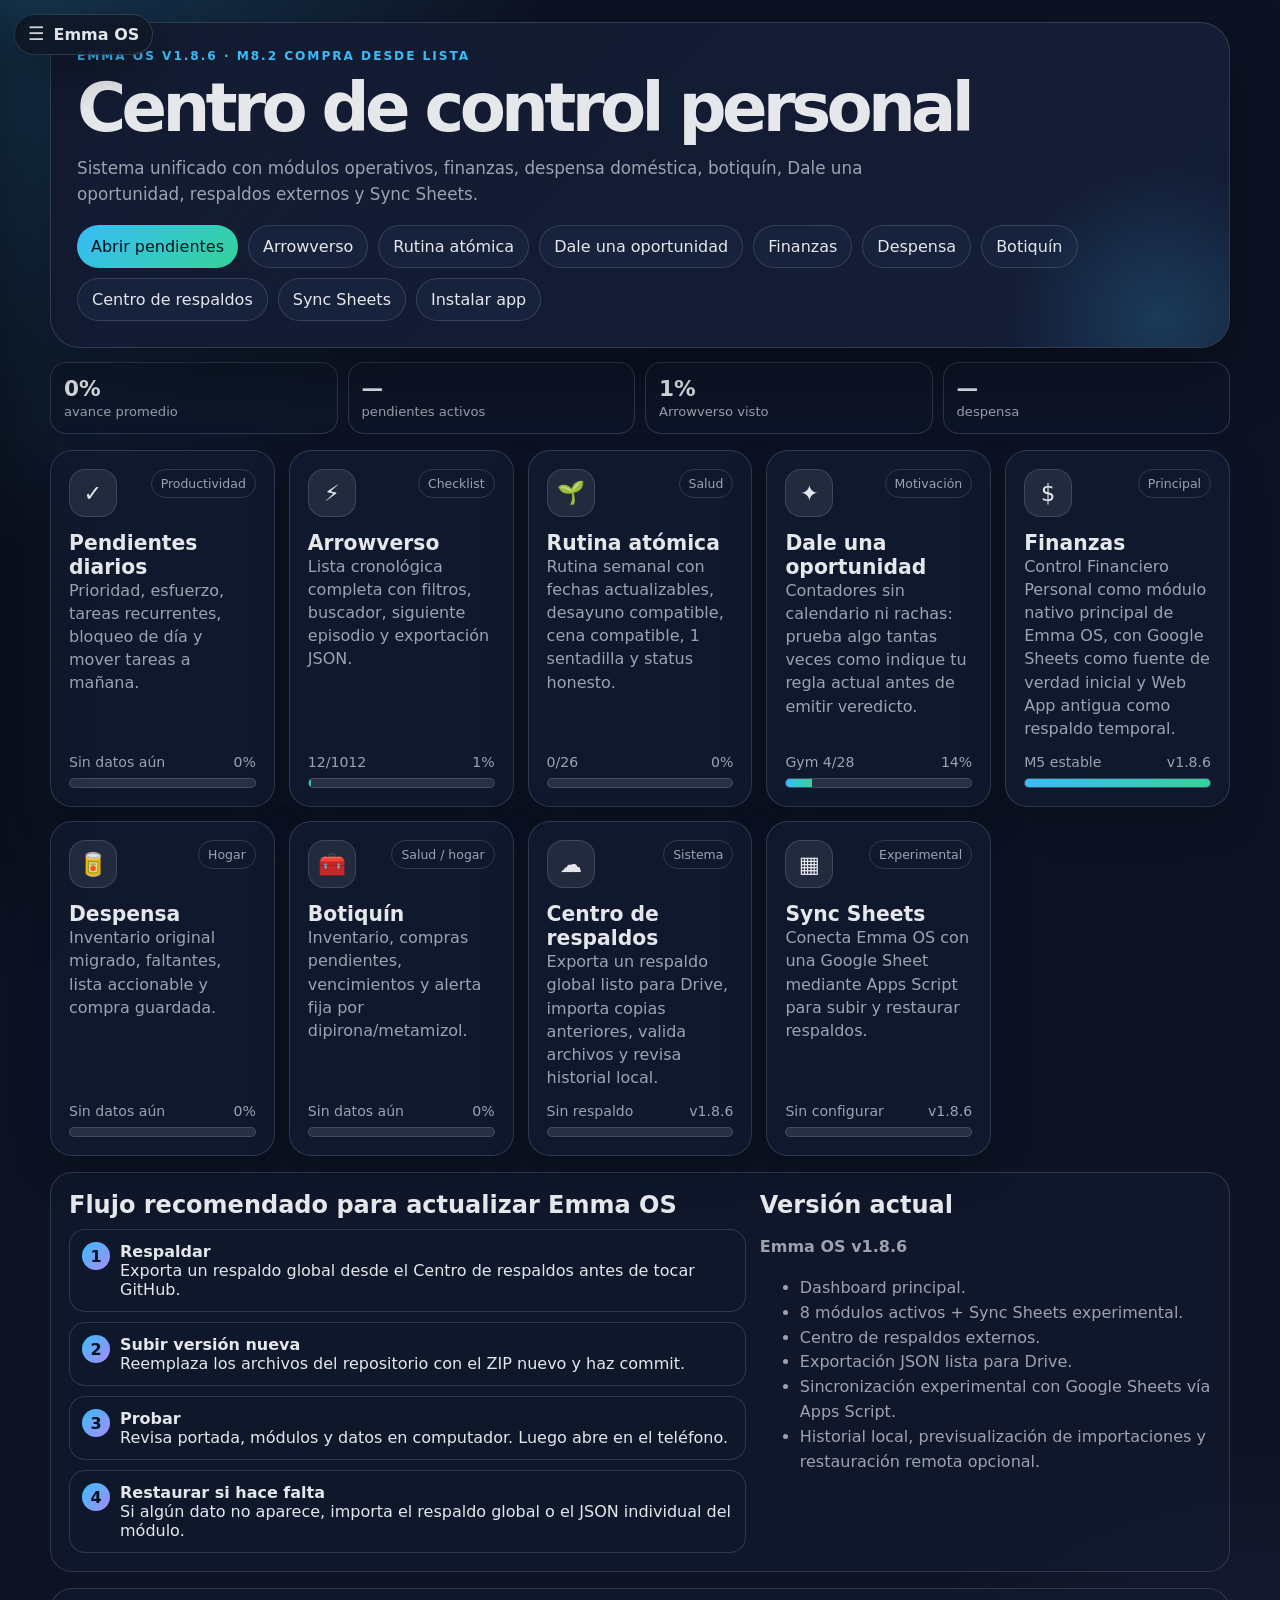
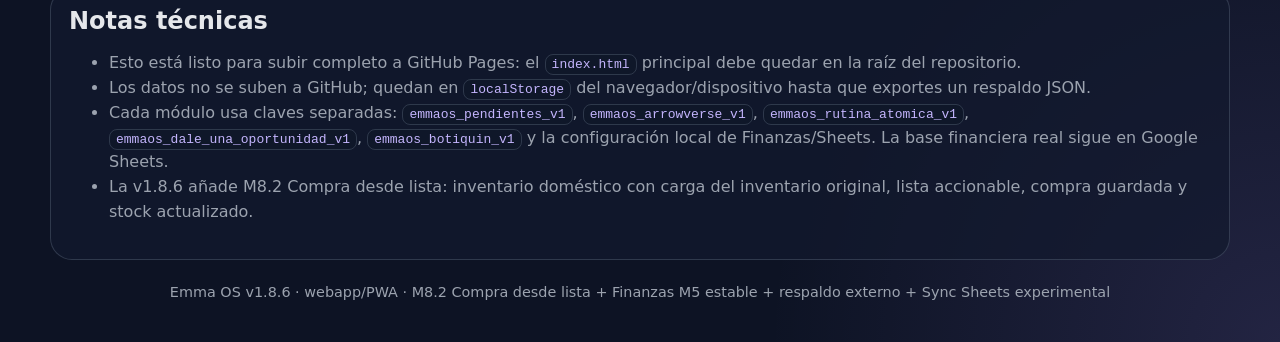
<file: index.html>
<!doctype html>
<!-- Emma OS v1.8.6 · M8.2 Compra desde lista · 2026-09-05 · OpenAI/ChatGPT (GPT-5.5 Thinking) -->
<html lang="es">
<head>
<meta charset="utf-8" />
<meta name="viewport" content="width=device-width, initial-scale=1" />
<title>Emma OS v1.8.6</title>
<link rel="manifest" href="manifest.webmanifest">
<meta name="theme-color" content="#111827">
<meta name="mobile-web-app-capable" content="yes">
<meta name="apple-mobile-web-app-capable" content="yes">
<meta name="apple-mobile-web-app-title" content="Emma OS">
<meta name="apple-mobile-web-app-status-bar-style" content="black-translucent">
<link rel="icon" type="image/png" sizes="192x192" href="icons/icon-192.png">
<link rel="apple-touch-icon" href="icons/icon-192.png">
<style>
:root{--bg:#0d1324;--panel:#121a2f;--panel2:#17223d;--card:#0f172a;--text:#e5e7eb;--muted:#9ca3af;--line:rgba(148,163,184,.24);--accent:#38bdf8;--good:#34d399;--warn:#fbbf24;--violet:#a78bfa;--rose:#fb7185;--shadow:0 24px 70px rgba(0,0,0,.36);--radius:22px}
*{box-sizing:border-box}body{margin:0;min-height:100vh;font-family:Inter,ui-sans-serif,system-ui,-apple-system,BlinkMacSystemFont,"Segoe UI",sans-serif;background:radial-gradient(circle at top left,rgba(56,189,248,.22),transparent 34rem),radial-gradient(circle at bottom right,rgba(167,139,250,.12),transparent 32rem),var(--bg);color:var(--text)}a{color:inherit}.wrap{width:min(100% - 28px,1180px);margin:0 auto;padding:22px 0 42px}.hero{background:linear-gradient(135deg,rgba(18,26,47,.96),rgba(23,34,61,.78));border:1px solid var(--line);border-radius:30px;padding:26px;box-shadow:var(--shadow);position:relative;overflow:hidden}.hero:after{content:"";position:absolute;inset:auto -80px -120px auto;width:300px;height:300px;background:radial-gradient(circle,rgba(56,189,248,.18),transparent 70%)}.eyebrow{color:var(--accent);font-weight:850;text-transform:uppercase;letter-spacing:.16em;font-size:.76rem}h1{margin:.35rem 0 .5rem;font-size:clamp(2rem,7vw,4.2rem);letter-spacing:-.07em}.subtitle{max-width:860px;color:var(--muted);font-size:1.05rem;line-height:1.55;margin:0}.hero-actions{display:flex;gap:10px;flex-wrap:wrap;margin-top:18px}.btn{display:inline-flex;align-items:center;gap:8px;text-decoration:none;border:1px solid var(--line);background:var(--panel2);color:var(--text);border-radius:999px;padding:11px 14px;font-weight:850;cursor:pointer;font:inherit}.btn.primary{background:linear-gradient(135deg,var(--accent),var(--good));color:#04111e;border:0}.btn:hover{filter:brightness(1.12)}.grid{display:grid;grid-template-columns:repeat(4,minmax(0,1fr));gap:14px;margin-top:16px}.module{display:flex;flex-direction:column;gap:14px;text-decoration:none;background:rgba(18,26,47,.88);border:1px solid var(--line);border-radius:var(--radius);padding:18px;box-shadow:0 14px 40px rgba(0,0,0,.24);min-height:245px}.module:hover{transform:translateY(-2px);filter:brightness(1.06)}.module .top{display:flex;justify-content:space-between;gap:12px}.icon{width:48px;height:48px;border-radius:16px;display:grid;place-items:center;font-size:1.4rem;background:rgba(255,255,255,.08);border:1px solid var(--line)}.tag{height:max-content;font-size:.78rem;color:var(--muted);border:1px solid var(--line);border-radius:999px;padding:6px 9px}.module h2{margin:0;font-size:1.27rem}.module p{color:var(--muted);margin:0;line-height:1.45}.meter{margin-top:auto}.meter-row{display:flex;justify-content:space-between;color:var(--muted);font-size:.88rem;margin-bottom:8px}.bar{height:10px;background:rgba(148,163,184,.18);border:1px solid var(--line);border-radius:999px;overflow:hidden}.bar span{display:block;height:100%;width:0;background:linear-gradient(90deg,var(--accent),var(--good));transition:.25s}.panel{margin-top:16px;background:rgba(18,26,47,.72);border:1px solid var(--line);border-radius:var(--radius);padding:18px}.panel h2{margin:0 0 8px}.panel p,.panel li{color:var(--muted);line-height:1.55}.panel code{background:rgba(15,23,42,.88);border:1px solid var(--line);border-radius:8px;padding:2px 6px;color:#c4b5fd}.mini{display:grid;grid-template-columns:repeat(4,minmax(0,1fr));gap:10px;margin-top:14px}.stat{background:rgba(15,23,42,.74);border:1px solid var(--line);border-radius:16px;padding:13px}.stat strong{display:block;font-size:1.35rem}.stat span{color:var(--muted);font-size:.82rem}.split{display:grid;grid-template-columns:1.2fr .8fr;gap:14px}.timeline{display:grid;gap:10px;margin-top:10px}.step{display:flex;gap:10px;align-items:flex-start;background:rgba(15,23,42,.48);border:1px solid var(--line);border-radius:16px;padding:12px}.dot{width:28px;height:28px;border-radius:999px;display:grid;place-items:center;flex:0 0 auto;background:linear-gradient(135deg,var(--accent),var(--violet));color:#06111f;font-weight:900}footer{color:var(--muted);text-align:center;margin-top:24px;font-size:.9rem}@media(max-width:1080px){.grid{grid-template-columns:repeat(2,minmax(0,1fr))}}@media(max-width:900px){.grid,.mini,.split{grid-template-columns:1fr}.hero{padding:22px}.module{min-height:auto}}
</style>
<link rel="stylesheet" href="emma-theme.css">
<script src="emma-shell.js" data-base="./" data-current="inicio" data-version="v1.8.6" defer></script>
</head>
<body class="emma-home">
<header class="emma-system-bar" role="banner">
  <a class="emma-system-brand" href="index.html" aria-label="Emma OS inicio"><span class="emma-mark">E</span><span><b>Emma OS</b><small>v1.8.6 · estándar visual</small></span></a>
  <nav class="emma-system-nav" aria-label="Navegación principal Emma OS"><a href="index.html" class="active">Inicio</a><a href="apps/pendientes/">Pendientes</a><a href="apps/arrowverse/">Arrowverso</a><a href="apps/rutina-atomica/">Rutina</a><a href="apps/dale-una-oportunidad/">Oportunidad</a><a href="apps/finanzas/">Finanzas</a><a href="apps/despensa/">Despensa</a><a href="apps/botiquin/">Botiquín</a><a href="apps/respaldo/">Respaldos</a></nav>
</header>
<div class="wrap">
  <section class="hero">
    <div class="eyebrow">Emma OS v1.8.6 · M8.2 Compra desde lista</div>
    <h1>Centro de control personal</h1>
    <p class="subtitle">Sistema unificado con módulos operativos, finanzas, despensa doméstica, botiquín, Dale una oportunidad, respaldos externos y Sync Sheets.</p>
    <div class="hero-actions">
      <a class="btn primary" href="apps/pendientes/">Abrir pendientes</a>
      <a class="btn" href="apps/arrowverse/">Arrowverso</a>
      <a class="btn" href="apps/rutina-atomica/">Rutina atómica</a>
      <a class="btn" href="apps/dale-una-oportunidad/">Dale una oportunidad</a>
      <a class="btn" href="apps/finanzas/">Finanzas</a>
      <a class="btn" href="apps/despensa/">Despensa</a>
      <a class="btn" href="apps/botiquin/">Botiquín</a>
      <a class="btn" href="apps/respaldo/">Centro de respaldos</a>
      <a class="btn" href="apps/sheets-sync/">Sync Sheets</a>
      <button class="btn" id="installBtn" type="button">Instalar app</button>
    </div>
  </section>

  <section class="mini" id="globalStats">
    <div class="stat"><strong id="totalProgress">0%</strong><span>avance promedio</span></div>
    <div class="stat"><strong id="pendingToday">—</strong><span>pendientes activos</span></div>
    <div class="stat"><strong id="arrowProgress">—</strong><span>Arrowverso visto</span></div>
    <div class="stat"><strong id="despensaStatus">—</strong><span>despensa</span></div>
  </section>

  <section class="grid">
    <a class="module" href="apps/pendientes/"><div class="top"><div class="icon">✓</div><span class="tag">Productividad</span></div><div><h2>Pendientes diarios</h2><p>Prioridad, esfuerzo, tareas recurrentes, bloqueo de día y mover tareas a mañana.</p></div><div class="meter"><div class="meter-row"><span id="pendSummary">Sin datos aún</span><span id="pendPct">0%</span></div><div class="bar"><span id="pendBar"></span></div></div></a>
    <a class="module" href="apps/arrowverse/"><div class="top"><div class="icon">⚡</div><span class="tag">Checklist</span></div><div><h2>Arrowverso</h2><p>Lista cronológica completa con filtros, buscador, siguiente episodio y exportación JSON.</p></div><div class="meter"><div class="meter-row"><span id="arrowSummary">0/1012</span><span id="arrowPct">0%</span></div><div class="bar"><span id="arrowBar"></span></div></div></a>
    <a class="module" href="apps/rutina-atomica/"><div class="top"><div class="icon">🌱</div><span class="tag">Salud</span></div><div><h2>Rutina atómica</h2><p>Rutina semanal con fechas actualizables, desayuno compatible, cena compatible, 1 sentadilla y status honesto.</p></div><div class="meter"><div class="meter-row"><span id="routineSummary">0/26</span><span id="routinePct">0%</span></div><div class="bar"><span id="routineBar"></span></div></div></a>
    <a class="module" href="apps/dale-una-oportunidad/"><div class="top"><div class="icon">✦</div><span class="tag">Motivación</span></div><div><h2>Dale una oportunidad</h2><p>Contadores sin calendario ni rachas: prueba algo tantas veces como indique tu regla actual antes de emitir veredicto.</p></div><div class="meter"><div class="meter-row"><span id="opportunitySummary">Gym 4/28</span><span id="opportunityPct">14%</span></div><div class="bar"><span id="opportunityBar" style="width:14%"></span></div></div></a>

    <a class="module" href="apps/finanzas/"><div class="top"><div class="icon">$</div><span class="tag">Principal</span></div><div><h2>Finanzas</h2><p>Control Financiero Personal como módulo nativo principal de Emma OS, con Google Sheets como fuente de verdad inicial y Web App antigua como respaldo temporal.</p></div><div class="meter"><div class="meter-row"><span id="financeSummary">M5 estable</span><span id="financePct">v1.8.6</span></div><div class="bar"><span id="financeBar" style="width:100%"></span></div></div></a>
    <a class="module" href="apps/despensa/"><div class="top"><div class="icon">🥫</div><span class="tag">Hogar</span></div><div><h2>Despensa</h2><p>Inventario original migrado, faltantes, lista accionable y compra guardada.</p></div><div class="meter"><div class="meter-row"><span id="despensaSummary">Sin datos aún</span><span id="despensaPct">0%</span></div><div class="bar"><span id="despensaBar"></span></div></div></a>
    <a class="module" href="apps/botiquin/"><div class="top"><div class="icon">🧰</div><span class="tag">Salud / hogar</span></div><div><h2>Botiquín</h2><p>Inventario, compras pendientes, vencimientos y alerta fija por dipirona/metamizol.</p></div><div class="meter"><div class="meter-row"><span id="botiquinSummary">Sin datos aún</span><span id="botiquinPct">0%</span></div><div class="bar"><span id="botiquinBar"></span></div></div></a>
    <a class="module" href="apps/respaldo/"><div class="top"><div class="icon">☁</div><span class="tag">Sistema</span></div><div><h2>Centro de respaldos</h2><p>Exporta un respaldo global listo para Drive, importa copias anteriores, valida archivos y revisa historial local.</p></div><div class="meter"><div class="meter-row"><span id="backupSummary">Sin respaldo</span><span id="backupPct">v1.8.6</span></div><div class="bar"><span id="backupBar"></span></div></div></a>
    <a class="module" href="apps/sheets-sync/"><div class="top"><div class="icon">▦</div><span class="tag">Experimental</span></div><div><h2>Sync Sheets</h2><p>Conecta Emma OS con una Google Sheet mediante Apps Script para subir y restaurar respaldos.</p></div><div class="meter"><div class="meter-row"><span id="sheetsSummary">Sin configurar</span><span id="sheetsPct">v1.8.6</span></div><div class="bar"><span id="sheetsBar"></span></div></div></a>
  </section>

  <section class="panel split">
    <div>
      <h2>Flujo recomendado para actualizar Emma OS</h2>
      <div class="timeline">
        <div class="step"><div class="dot">1</div><div><strong>Respaldar</strong><br><span>Exporta un respaldo global desde el Centro de respaldos antes de tocar GitHub.</span></div></div>
        <div class="step"><div class="dot">2</div><div><strong>Subir versión nueva</strong><br><span>Reemplaza los archivos del repositorio con el ZIP nuevo y haz commit.</span></div></div>
        <div class="step"><div class="dot">3</div><div><strong>Probar</strong><br><span>Revisa portada, módulos y datos en computador. Luego abre en el teléfono.</span></div></div>
        <div class="step"><div class="dot">4</div><div><strong>Restaurar si hace falta</strong><br><span>Si algún dato no aparece, importa el respaldo global o el JSON individual del módulo.</span></div></div>
      </div>
    </div>
    <div>
      <h2>Versión actual</h2>
      <p><strong>Emma OS v1.8.6</strong></p>
      <ul>
        <li>Dashboard principal.</li>
        <li>8 módulos activos + Sync Sheets experimental.</li>
        <li>Centro de respaldos externos.</li>
        <li>Exportación JSON lista para Drive.</li>
        <li>Sincronización experimental con Google Sheets vía Apps Script.</li>
        <li>Historial local, previsualización de importaciones y restauración remota opcional.</li>
      </ul>
    </div>
  </section>

  <section class="panel">
    <h2>Notas técnicas</h2>
    <ul>
      <li>Esto está listo para subir completo a GitHub Pages: el <code>index.html</code> principal debe quedar en la raíz del repositorio.</li>
      <li>Los datos no se suben a GitHub; quedan en <code>localStorage</code> del navegador/dispositivo hasta que exportes un respaldo JSON.</li>
      <li>Cada módulo usa claves separadas: <code>emmaos_pendientes_v1</code>, <code>emmaos_arrowverse_v1</code>, <code>emmaos_rutina_atomica_v1</code>, <code>emmaos_dale_una_oportunidad_v1</code>, <code>emmaos_botiquin_v1</code> y la configuración local de Finanzas/Sheets. La base financiera real sigue en Google Sheets.</li>
      <li>La v1.8.6 añade M8.2 Compra desde lista: inventario doméstico con carga del inventario original, lista accionable, compra guardada y stock actualizado.</li>
    </ul>
  </section>
  <footer>Emma OS v1.8.6 · webapp/PWA · M8.2 Compra desde lista + Finanzas M5 estable + respaldo externo + Sync Sheets experimental</footer>
</div>
<script>
const MODULES={pendientes:{key:'emmaos_pendientes_v1',legacy:['emma_checklist_diario_v1']},arrow:{key:'emmaos_arrowverse_v1',legacy:['arrowverseChecklist.v1'],total:1012},routine:{key:'emmaos_rutina_atomica_v1',legacy:[],total:26},opportunity:{key:'emmaos_dale_una_oportunidad_v1',legacy:[]},despensa:{key:'emma_os_despensa_v1',legacy:[]},botiquin:{key:'emmaos_botiquin_v1',legacy:[]}};
function readJson(key){try{const raw=localStorage.getItem(key);return raw?JSON.parse(raw):null}catch{return null}}
function firstData(config){let data=readJson(config.key);if(data)return data;for(const k of config.legacy||[]){data=readJson(k);if(data){try{localStorage.setItem(config.key,JSON.stringify(data));}catch{} return data;}}return null;}
function pct(done,total){return total?Math.round(done/total*100):0}
function setMeter(prefix,done,total,summary){const p=pct(done,total);document.getElementById(prefix+'Pct').textContent=p+'%';document.getElementById(prefix+'Bar').style.width=p+'%';document.getElementById(prefix+'Summary').textContent=summary||`${done}/${total}`;return p;}
function friendlyDate(iso){if(!iso)return 'Sin respaldo';try{return new Date(iso).toLocaleString('es-CL',{day:'2-digit',month:'2-digit',hour:'2-digit',minute:'2-digit'});}catch{return 'Sin respaldo'}}
function renderStats(){let scores=[];const pData=firstData(MODULES.pendientes);let active=0,done=0,pending=0;if(pData&&Array.isArray(pData.tasks)){active=pData.tasks.filter(t=>!(t.deferredUntil&&t.deferredUntil>pData.date));done=active.filter(t=>t.completed).length;pending=active.length-done;active=active.length;} else {active=0;done=0;pending='—';} const pp=setMeter('pend',done,active,active?`${done}/${active} activas`:'Sin datos aún');if(active)scores.push(pp);document.getElementById('pendingToday').textContent=pending;
const aData=firstData(MODULES.arrow);const aDone=Array.isArray(aData?.checked)?aData.checked.length:12;const ap=setMeter('arrow',aDone,MODULES.arrow.total,`${aDone}/${MODULES.arrow.total}`);scores.push(ap);document.getElementById('arrowProgress').textContent=ap+'%';
const rData=firstData(MODULES.routine);const rDone=rData?.checked?Object.values(rData.checked).filter(Boolean).length:0;const rp=setMeter('routine',rDone,MODULES.routine.total,`${rDone}/${MODULES.routine.total}`);scores.push(rp);document.getElementById('routineProgress')?.remove?.();
const oData=firstData(MODULES.opportunity);const oGoal=Math.max(1,Number(oData?.goal)||28);const oCounters=Array.isArray(oData?.counters)&&oData.counters.length?oData.counters:[{name:'Gym',count:4}];const oLead=oCounters[0];const oCount=Math.max(1,Number(oLead?.count)||1);const op=setMeter('opportunity',Math.min(oCount,oGoal),oGoal,`${oLead?.name||'Reto'} ${oCount}/${oGoal}`);scores.push(op);
document.getElementById('financeSummary')&&(document.getElementById('financeSummary').textContent='M5 estable');document.getElementById('financeBar')&&(document.getElementById('financeBar').style.width='100%');
const dData=firstData(MODULES.despensa);let dTotal=0,dGood=0;if(dData&&Array.isArray(dData.products)){const active=dData.products.filter(p=>p.active!==false);dTotal=active.length;dGood=active.filter(p=>Number(p.currentStock||0)>=Number(p.minStock||0)&&Number(p.currentStock||0)>0).length;}const dp=setMeter('despensa',dGood,dTotal,dTotal?`${dGood}/${dTotal} suficientes`:'Sin datos aún');if(dTotal)scores.push(dp);document.getElementById('despensaStatus').textContent=dTotal?`${dTotal} productos`:'—';
const bData=firstData(MODULES.botiquin);let bTotal=0,bAvailable=0;if(bData&&Array.isArray(bData.items)){bTotal=bData.items.length;bAvailable=bData.items.filter(i=>i.status==='disponible').length;}const bp=setMeter('botiquin',bAvailable,bTotal,bTotal?`${bAvailable}/${bTotal} disponibles`:'Sin datos aún');if(bTotal)scores.push(bp);document.getElementById('botiquinStatus').textContent=bTotal?bp+'%':'—';
const last=localStorage.getItem('emmaos_last_drive_backup_at')||localStorage.getItem('emmaos_last_backup_at');document.getElementById('backupSummary').textContent=last?'Respaldo externo listo':'Sin respaldo';document.getElementById('backupBar').style.width=last?'100%':'18%';
document.getElementById('totalProgress').textContent=Math.round(scores.reduce((a,b)=>a+b,0)/(scores.length||1))+'%';
const sheetCfg=readJson('emmaos_sheets_sync_config_v1');if(sheetCfg&&sheetCfg.endpoint&&sheetCfg.secret){document.getElementById('sheetsSummary').textContent='Configurado';document.getElementById('sheetsBar').style.width='100%';}else{document.getElementById('sheetsSummary').textContent='Sin configurar';document.getElementById('sheetsBar').style.width='18%';}
}
let deferredInstallPrompt=null;function registerPwa(){if('serviceWorker'in navigator&&(location.protocol==='https:'||location.hostname==='localhost'||location.hostname==='127.0.0.1')){navigator.serviceWorker.register('./sw.js').catch(()=>{});}window.addEventListener('beforeinstallprompt',e=>{e.preventDefault();deferredInstallPrompt=e;});document.getElementById('installBtn').addEventListener('click',async()=>{if(!deferredInstallPrompt){alert('Cuando esté publicado en GitHub Pages, abre el menú del navegador y elige “Instalar app” o “Agregar a pantalla principal”.');return;}deferredInstallPrompt.prompt();await deferredInstallPrompt.userChoice;deferredInstallPrompt=null;});}
renderStats();registerPwa();
</script>
</body>
</html>
</file>
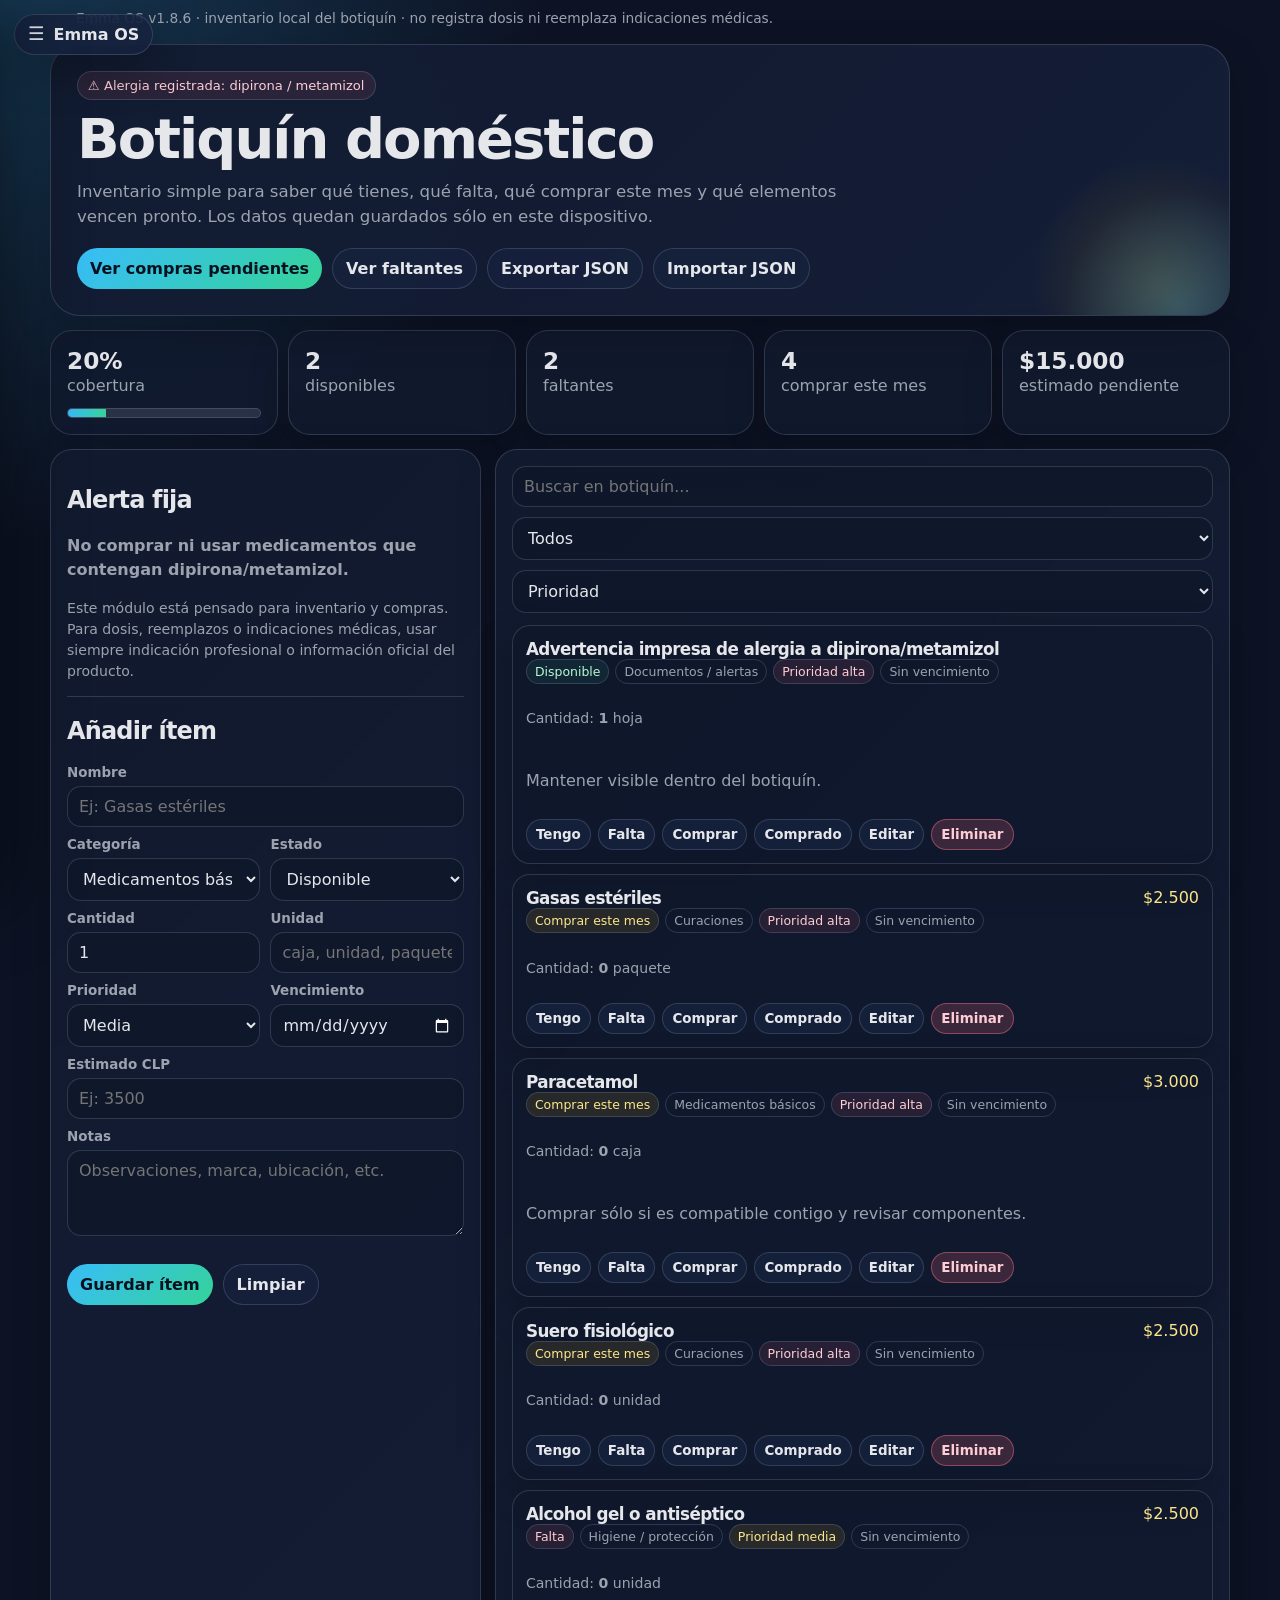
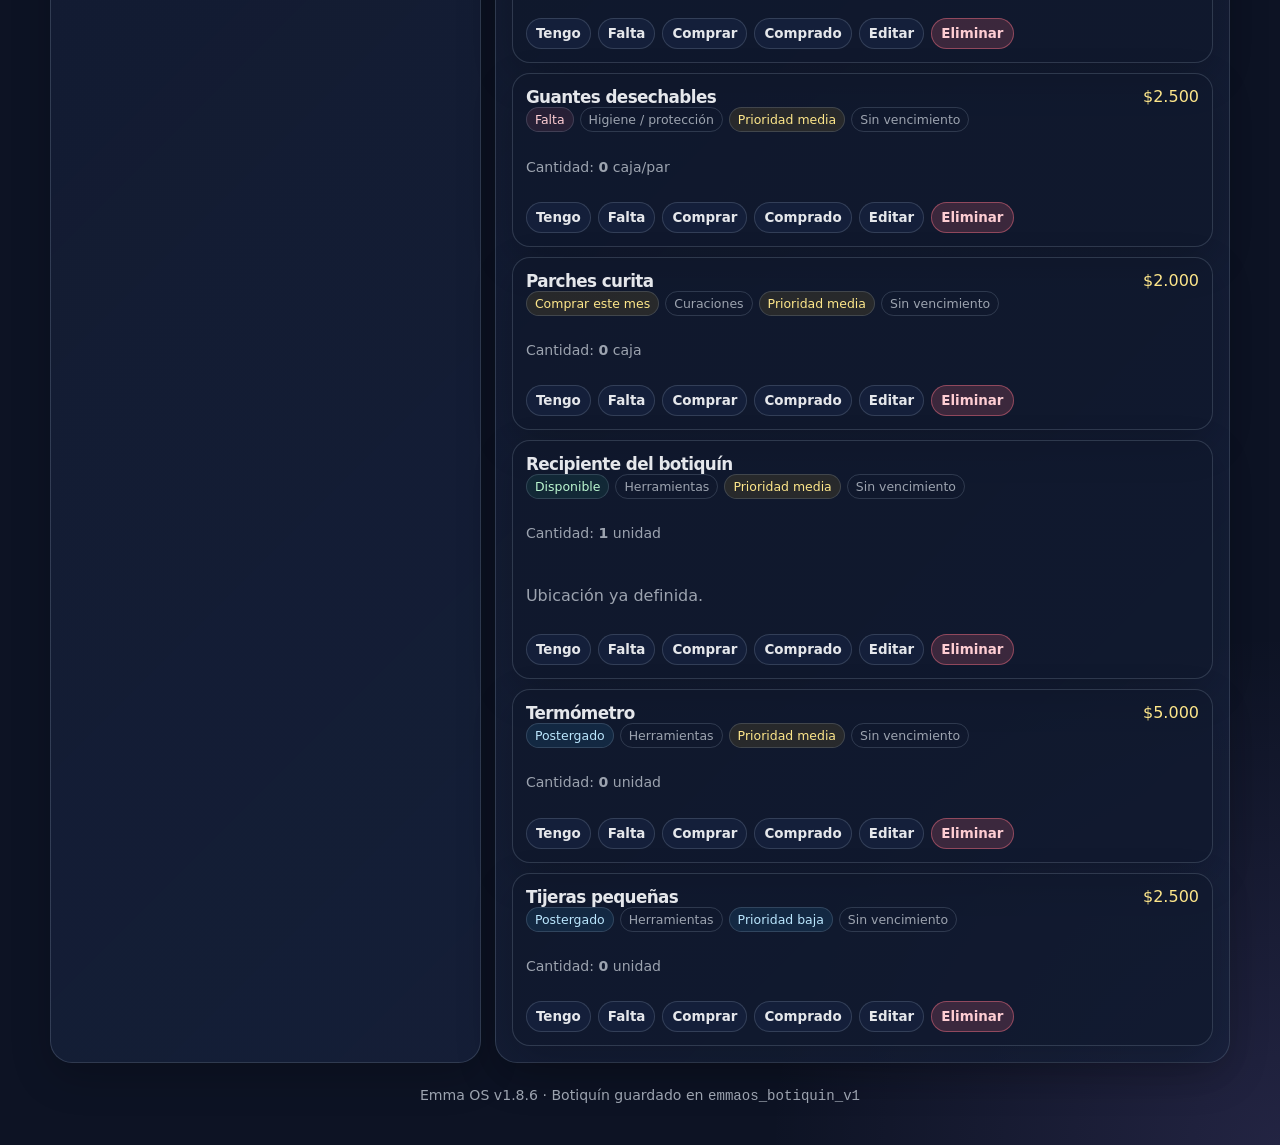
<file: apps/botiquin/index.html>
<!doctype html>
<html lang="es">
<head>
<meta charset="utf-8" />
<meta name="viewport" content="width=device-width, initial-scale=1" />
<title>Emma OS · Botiquín</title>
<meta name="theme-color" content="#0d1324">
<style>
:root{--bg:#0d1324;--panel:#121a2f;--panel2:#17223d;--card:#0f172a;--text:#e5e7eb;--muted:#9ca3af;--line:rgba(148,163,184,.24);--accent:#fbbf24;--accent2:#fb7185;--good:#34d399;--cyan:#38bdf8;--shadow:0 22px 65px rgba(0,0,0,.34);--radius:22px}
*{box-sizing:border-box}body{margin:0;min-height:100vh;font-family:Inter,ui-sans-serif,system-ui,-apple-system,BlinkMacSystemFont,"Segoe UI",sans-serif;background:radial-gradient(circle at top left,rgba(251,191,36,.18),transparent 32rem),radial-gradient(circle at bottom right,rgba(251,113,133,.12),transparent 32rem),var(--bg);color:var(--text)}a{color:inherit}.wrap{width:min(100% - 28px,1180px);margin:0 auto;padding:22px 0 42px}.topbar{display:flex;justify-content:space-between;align-items:center;gap:12px;margin-bottom:14px}.brand{font-weight:950;letter-spacing:-.03em}.btn{display:inline-flex;align-items:center;justify-content:center;gap:8px;text-decoration:none;border:1px solid var(--line);background:var(--panel2);color:var(--text);border-radius:999px;padding:10px 13px;font-weight:850;cursor:pointer;font:inherit}.btn.primary{background:linear-gradient(135deg,var(--accent),var(--good));color:#06111f;border:0}.btn.danger{background:rgba(251,113,133,.12);border-color:rgba(251,113,133,.35)}.btn.small{padding:7px 9px;font-size:.84rem}.btn:hover{filter:brightness(1.12)}.hero{background:linear-gradient(135deg,rgba(18,26,47,.96),rgba(23,34,61,.78));border:1px solid var(--line);border-radius:30px;padding:26px;box-shadow:var(--shadow);position:relative;overflow:hidden}.hero:after{content:"";position:absolute;inset:auto -80px -120px auto;width:300px;height:300px;background:radial-gradient(circle,rgba(251,191,36,.16),transparent 60%)}.tag{display:inline-flex;align-items:center;gap:6px;border:1px solid var(--line);border-radius:999px;padding:6px 10px;color:var(--muted);font-size:.82rem}.tag.alert{color:#fecdd3;border-color:rgba(251,113,133,.36);background:rgba(251,113,133,.10)}h1{margin:.35rem 0 .5rem;font-size:clamp(2rem,6vw,3.5rem);letter-spacing:-.06em}.subtitle{max-width:820px;color:var(--muted);font-size:1.04rem;line-height:1.55;margin:0}.actions{display:flex;gap:10px;flex-wrap:wrap;margin-top:18px}.stats{display:grid;grid-template-columns:repeat(5,minmax(0,1fr));gap:10px;margin:14px 0}.stat,.panel,.card{background:rgba(18,26,47,.82);border:1px solid var(--line);border-radius:var(--radius);padding:16px;box-shadow:0 14px 40px rgba(0,0,0,.18)}.stat strong{display:block;font-size:1.45rem}.stat span,.panel p,.panel li,.card p{color:var(--muted);line-height:1.5}.bar{height:10px;background:rgba(148,163,184,.18);border:1px solid var(--line);border-radius:999px;overflow:hidden;margin-top:10px}.bar span{display:block;height:100%;width:0;background:linear-gradient(90deg,var(--accent),var(--good));transition:.2s}.layout{display:grid;grid-template-columns:.85fr 1.45fr;gap:14px}.form{display:grid;gap:10px}.field{display:grid;gap:6px}.field label{color:var(--muted);font-weight:800;font-size:.84rem}input,select,textarea{width:100%;border:1px solid var(--line);border-radius:14px;background:rgba(15,23,42,.74);color:var(--text);padding:10px 11px;font:inherit}textarea{min-height:86px;resize:vertical}.two{display:grid;grid-template-columns:1fr 1fr;gap:10px}.toolbar{display:flex;gap:10px;flex-wrap:wrap;align-items:center;margin-bottom:12px}.toolbar input{flex:1;min-width:180px}.items{display:grid;gap:10px}.item{display:grid;gap:10px;background:rgba(15,23,42,.62);border:1px solid var(--line);border-radius:18px;padding:13px}.item-top{display:flex;justify-content:space-between;align-items:flex-start;gap:10px}.item h3{margin:0;font-size:1.05rem}.meta{display:flex;gap:6px;flex-wrap:wrap}.pill{border:1px solid var(--line);border-radius:999px;padding:4px 8px;color:var(--muted);font-size:.78rem}.pill.good{color:#bbf7d0;border-color:rgba(52,211,153,.35);background:rgba(52,211,153,.09)}.pill.warn{color:#fde68a;border-color:rgba(251,191,36,.38);background:rgba(251,191,36,.10)}.pill.bad{color:#fecdd3;border-color:rgba(251,113,133,.38);background:rgba(251,113,133,.10)}.pill.blue{color:#bae6fd;border-color:rgba(56,189,248,.36);background:rgba(56,189,248,.10)}.item-actions{display:flex;gap:7px;flex-wrap:wrap}.empty{text-align:center;color:var(--muted);padding:26px;border:1px dashed var(--line);border-radius:18px}.hidden-input{display:none}.alertbox{border-color:rgba(251,113,133,.36);background:linear-gradient(135deg,rgba(251,113,133,.12),rgba(18,26,47,.78))}.money{color:#fde68a}.small-note{font-size:.88rem;color:var(--muted)}footer{text-align:center;color:var(--muted);font-size:.88rem;margin-top:24px}@media(max-width:980px){.layout,.stats{grid-template-columns:1fr}.two{grid-template-columns:1fr}.topbar{flex-direction:column;align-items:flex-start}.hero{padding:22px}}
</style>
<link rel="stylesheet" href="../../emma-theme.css">
<script src="../../emma-shell.js" data-base="../../" data-current="botiquin" data-version="v1.8.6" defer></script>
</head>
<body class="emma-module emma-module-botiquin">
<header class="emma-system-bar" role="banner"><a class="emma-system-brand" href="../../index.html"><span class="emma-mark">E</span><span><b>Emma OS</b><small>v1.8.6 · Botiquín</small></span></a></header>
<div class="emma-module-note">Emma OS v1.8.6 · inventario local del botiquín · no registra dosis ni reemplaza indicaciones médicas.</div>
<div class="wrap">
  <div class="topbar"><div class="brand">Emma OS · Botiquín</div><a class="btn" href="../../">← Volver al inicio</a></div>

  <section class="hero">
    <span class="tag alert">⚠ Alergia registrada: dipirona / metamizol</span>
    <h1>Botiquín doméstico</h1>
    <p class="subtitle">Inventario simple para saber qué tienes, qué falta, qué comprar este mes y qué elementos vencen pronto. Los datos quedan guardados sólo en este dispositivo.</p>
    <div class="actions">
      <button class="btn primary" id="quickBuy" type="button">Ver compras pendientes</button>
      <button class="btn" id="quickMissing" type="button">Ver faltantes</button>
      <button class="btn" id="exportBtn" type="button">Exportar JSON</button>
      <button class="btn" id="importBtn" type="button">Importar JSON</button>
      <input id="fileInput" class="hidden-input" type="file" accept="application/json,.json">
    </div>
  </section>

  <section class="stats">
    <div class="stat"><strong id="coverageStat">0%</strong><span>cobertura</span><div class="bar"><span id="coverageBar"></span></div></div>
    <div class="stat"><strong id="availableStat">0</strong><span>disponibles</span></div>
    <div class="stat"><strong id="missingStat">0</strong><span>faltantes</span></div>
    <div class="stat"><strong id="buyStat">0</strong><span>comprar este mes</span></div>
    <div class="stat"><strong id="moneyStat">$0</strong><span>estimado pendiente</span></div>
  </section>

  <section class="layout">
    <aside class="panel alertbox">
      <h2>Alerta fija</h2>
      <p><strong>No comprar ni usar medicamentos que contengan dipirona/metamizol.</strong></p>
      <p class="small-note">Este módulo está pensado para inventario y compras. Para dosis, reemplazos o indicaciones médicas, usar siempre indicación profesional o información oficial del producto.</p>
      <hr style="border:0;border-top:1px solid var(--line);margin:14px 0">
      <h2 id="formTitle">Añadir ítem</h2>
      <form class="form" id="itemForm">
        <input type="hidden" id="editId">
        <div class="field"><label>Nombre</label><input id="name" required placeholder="Ej: Gasas estériles"></div>
        <div class="two">
          <div class="field"><label>Categoría</label><select id="category"><option>Medicamentos básicos</option><option>Curaciones</option><option>Higiene / protección</option><option>Herramientas</option><option>Documentos / alertas</option><option>Pendientes de compra</option></select></div>
          <div class="field"><label>Estado</label><select id="status"><option value="disponible">Disponible</option><option value="falta">Falta</option><option value="comprar">Comprar este mes</option><option value="postergado">Postergado</option></select></div>
        </div>
        <div class="two">
          <div class="field"><label>Cantidad</label><input id="quantity" type="number" min="0" step="1" value="1"></div>
          <div class="field"><label>Unidad</label><input id="unit" placeholder="caja, unidad, paquete"></div>
        </div>
        <div class="two">
          <div class="field"><label>Prioridad</label><select id="priority"><option value="alta">Alta</option><option value="media" selected>Media</option><option value="baja">Baja</option></select></div>
          <div class="field"><label>Vencimiento</label><input id="expiry" type="date"></div>
        </div>
        <div class="field"><label>Estimado CLP</label><input id="estimated" type="number" min="0" step="100" placeholder="Ej: 3500"></div>
        <div class="field"><label>Notas</label><textarea id="notes" placeholder="Observaciones, marca, ubicación, etc."></textarea></div>
        <div class="actions"><button class="btn primary" type="submit">Guardar ítem</button><button class="btn" id="cancelEdit" type="button">Limpiar</button></div>
      </form>
    </aside>

    <main class="panel">
      <div class="toolbar">
        <input id="search" placeholder="Buscar en botiquín...">
        <select id="filter">
          <option value="todos">Todos</option>
          <option value="disponible">Disponibles</option>
          <option value="falta">Faltantes</option>
          <option value="comprar">Comprar este mes</option>
          <option value="vence">Vencen pronto</option>
          <option value="vencido">Vencidos</option>
          <option value="alta">Alta prioridad</option>
        </select>
        <select id="sort">
          <option value="priority">Prioridad</option>
          <option value="status">Estado</option>
          <option value="expiry">Vencimiento</option>
          <option value="name">Nombre</option>
        </select>
      </div>
      <div class="items" id="items"></div>
    </main>
  </section>

  <footer>Emma OS v1.8.6 · Botiquín guardado en <code>emmaos_botiquin_v1</code></footer>
</div>

<script>
const STORAGE_KEY='emmaos_botiquin_v1';
const DEFAULT_ITEMS=[
  {name:'Advertencia impresa de alergia a dipirona/metamizol',category:'Documentos / alertas',status:'disponible',quantity:1,unit:'hoja',priority:'alta',expiry:'',estimated:0,notes:'Mantener visible dentro del botiquín.'},
  {name:'Recipiente del botiquín',category:'Herramientas',status:'disponible',quantity:1,unit:'unidad',priority:'media',expiry:'',estimated:0,notes:'Ubicación ya definida.'},
  {name:'Paracetamol',category:'Medicamentos básicos',status:'comprar',quantity:0,unit:'caja',priority:'alta',expiry:'',estimated:3000,notes:'Comprar sólo si es compatible contigo y revisar componentes.'},
  {name:'Suero fisiológico',category:'Curaciones',status:'comprar',quantity:0,unit:'unidad',priority:'alta',expiry:'',estimated:2500,notes:''},
  {name:'Gasas estériles',category:'Curaciones',status:'comprar',quantity:0,unit:'paquete',priority:'alta',expiry:'',estimated:2500,notes:''},
  {name:'Parches curita',category:'Curaciones',status:'comprar',quantity:0,unit:'caja',priority:'media',expiry:'',estimated:2000,notes:''},
  {name:'Alcohol gel o antiséptico',category:'Higiene / protección',status:'falta',quantity:0,unit:'unidad',priority:'media',expiry:'',estimated:2500,notes:''},
  {name:'Guantes desechables',category:'Higiene / protección',status:'falta',quantity:0,unit:'caja/par',priority:'media',expiry:'',estimated:2500,notes:''},
  {name:'Termómetro',category:'Herramientas',status:'postergado',quantity:0,unit:'unidad',priority:'media',expiry:'',estimated:5000,notes:''},
  {name:'Tijeras pequeñas',category:'Herramientas',status:'postergado',quantity:0,unit:'unidad',priority:'baja',expiry:'',estimated:2500,notes:''}
];
let state=load();
if(!localStorage.getItem(STORAGE_KEY)) localStorage.setItem(STORAGE_KEY, JSON.stringify(state));
function uid(){return Math.random().toString(36).slice(2,10)+Date.now().toString(36).slice(-4)}
function normalizeItem(item){return {id:item.id||uid(),name:item.name||'',category:item.category||'Pendientes de compra',status:item.status||'falta',quantity:Number(item.quantity||0),unit:item.unit||'',priority:item.priority||'media',expiry:item.expiry||'',estimated:Number(item.estimated||0),notes:item.notes||'',createdAt:item.createdAt||new Date().toISOString(),updatedAt:item.updatedAt||new Date().toISOString()}}
function load(){try{const raw=localStorage.getItem(STORAGE_KEY);if(raw){const parsed=JSON.parse(raw);return {...parsed,items:(parsed.items||[]).map(normalizeItem)}}}catch{} return {version:1,createdAt:new Date().toISOString(),updatedAt:new Date().toISOString(),budgetMin:15000,budgetMax:20000,items:DEFAULT_ITEMS.map(normalizeItem)}}
function save(){state.updatedAt=new Date().toISOString();localStorage.setItem(STORAGE_KEY,JSON.stringify(state));render();}
function peso(n){return '$'+Number(n||0).toLocaleString('es-CL')}
function daysUntil(date){if(!date)return null;const today=new Date();today.setHours(0,0,0,0);const d=new Date(date+'T00:00:00');return Math.ceil((d-today)/86400000)}
function expiryState(item){const days=daysUntil(item.expiry);if(days===null)return 'sin';if(days<0)return 'vencido';if(days<=45)return 'vence';return 'ok'}
function priorityWeight(p){return p==='alta'?0:p==='media'?1:2}
function statusLabel(s){return {disponible:'Disponible',falta:'Falta',comprar:'Comprar este mes',postergado:'Postergado'}[s]||s}
function statusClass(s){return s==='disponible'?'good':s==='comprar'?'warn':s==='falta'?'bad':'blue'}
function filtered(){const q=document.getElementById('search').value.trim().toLowerCase();const f=document.getElementById('filter').value;const sort=document.getElementById('sort').value;let arr=[...state.items];if(q) arr=arr.filter(i=>[i.name,i.category,i.status,i.priority,i.notes].join(' ').toLowerCase().includes(q));if(f==='disponible') arr=arr.filter(i=>i.status==='disponible');if(f==='falta') arr=arr.filter(i=>i.status==='falta');if(f==='comprar') arr=arr.filter(i=>i.status==='comprar');if(f==='vence') arr=arr.filter(i=>expiryState(i)==='vence');if(f==='vencido') arr=arr.filter(i=>expiryState(i)==='vencido');if(f==='alta') arr=arr.filter(i=>i.priority==='alta');arr.sort((a,b)=>{if(sort==='priority')return priorityWeight(a.priority)-priorityWeight(b.priority)||a.name.localeCompare(b.name);if(sort==='status')return a.status.localeCompare(b.status)||priorityWeight(a.priority)-priorityWeight(b.priority);if(sort==='expiry')return (a.expiry||'9999-12-31').localeCompare(b.expiry||'9999-12-31');return a.name.localeCompare(b.name)});return arr;}
function renderStats(){const total=state.items.length;const available=state.items.filter(i=>i.status==='disponible').length;const missing=state.items.filter(i=>i.status==='falta').length;const buying=state.items.filter(i=>i.status==='comprar').length;const estimate=state.items.filter(i=>i.status==='comprar'||i.status==='falta').reduce((a,i)=>a+Number(i.estimated||0),0);const coverage=total?Math.round(available/total*100):0;document.getElementById('coverageStat').textContent=coverage+'%';document.getElementById('coverageBar').style.width=coverage+'%';document.getElementById('availableStat').textContent=available;document.getElementById('missingStat').textContent=missing;document.getElementById('buyStat').textContent=buying;document.getElementById('moneyStat').textContent=peso(estimate);}
function renderItems(){const list=filtered();const box=document.getElementById('items');if(!list.length){box.innerHTML='<div class="empty">No hay ítems para este filtro.</div>';return;}box.innerHTML=list.map(i=>{const exp=expiryState(i);const expPill=exp==='vencido'?'<span class="pill bad">Vencido</span>':exp==='vence'?'<span class="pill warn">Vence pronto</span>':i.expiry?'<span class="pill good">Vigente</span>':'<span class="pill">Sin vencimiento</span>';return `<article class="item"><div class="item-top"><div><h3>${escapeHtml(i.name)}</h3><div class="meta"><span class="pill ${statusClass(i.status)}">${statusLabel(i.status)}</span><span class="pill">${escapeHtml(i.category)}</span><span class="pill ${i.priority==='alta'?'bad':i.priority==='media'?'warn':'blue'}">Prioridad ${i.priority}</span>${expPill}</div></div><div class="money">${i.estimated?peso(i.estimated):''}</div></div><p class="small-note">Cantidad: <strong>${i.quantity||0}</strong> ${escapeHtml(i.unit||'')} ${i.expiry?'· vence: '+i.expiry:''}</p>${i.notes?`<p>${escapeHtml(i.notes)}</p>`:''}<div class="item-actions"><button class="btn small" onclick="setStatus('${i.id}','disponible')">Tengo</button><button class="btn small" onclick="setStatus('${i.id}','falta')">Falta</button><button class="btn small" onclick="setStatus('${i.id}','comprar')">Comprar</button><button class="btn small" onclick="markBought('${i.id}')">Comprado</button><button class="btn small" onclick="editItem('${i.id}')">Editar</button><button class="btn small danger" onclick="deleteItem('${i.id}')">Eliminar</button></div></article>`}).join('');}
function escapeHtml(str){return String(str||'').replace(/[&<>"']/g,m=>({'&':'&amp;','<':'&lt;','>':'&gt;','"':'&quot;',"'":'&#039;'}[m]));}
function render(){renderStats();renderItems();}
window.setStatus=function(id,status){const item=state.items.find(i=>i.id===id);if(!item)return;item.status=status;item.updatedAt=new Date().toISOString();if(status==='disponible'&&item.quantity===0)item.quantity=1;save();}
window.markBought=function(id){const item=state.items.find(i=>i.id===id);if(!item)return;item.status='disponible';if(item.quantity===0)item.quantity=1;item.updatedAt=new Date().toISOString();save();}
window.deleteItem=function(id){if(!confirm('¿Eliminar este ítem del botiquín?'))return;state.items=state.items.filter(i=>i.id!==id);save();}
window.editItem=function(id){const i=state.items.find(x=>x.id===id);if(!i)return;document.getElementById('formTitle').textContent='Editar ítem';document.getElementById('editId').value=i.id;document.getElementById('name').value=i.name;document.getElementById('category').value=i.category;document.getElementById('status').value=i.status;document.getElementById('quantity').value=i.quantity;document.getElementById('unit').value=i.unit;document.getElementById('priority').value=i.priority;document.getElementById('expiry').value=i.expiry;document.getElementById('estimated').value=i.estimated||'';document.getElementById('notes').value=i.notes;window.scrollTo({top:0,behavior:'smooth'});}
function clearForm(){document.getElementById('formTitle').textContent='Añadir ítem';document.getElementById('itemForm').reset();document.getElementById('editId').value='';document.getElementById('quantity').value=1;document.getElementById('priority').value='media';}
document.getElementById('itemForm').addEventListener('submit',e=>{e.preventDefault();const id=document.getElementById('editId').value;const data=normalizeItem({id,name:document.getElementById('name').value.trim(),category:document.getElementById('category').value,status:document.getElementById('status').value,quantity:document.getElementById('quantity').value,unit:document.getElementById('unit').value.trim(),priority:document.getElementById('priority').value,expiry:document.getElementById('expiry').value,estimated:document.getElementById('estimated').value,notes:document.getElementById('notes').value.trim()});if(!data.name)return;if(id){const idx=state.items.findIndex(i=>i.id===id);if(idx>=0)state.items[idx]={...state.items[idx],...data,updatedAt:new Date().toISOString()};}else{state.items.push(data);}clearForm();save();});
document.getElementById('cancelEdit').addEventListener('click',clearForm);document.getElementById('search').addEventListener('input',renderItems);document.getElementById('filter').addEventListener('change',renderItems);document.getElementById('sort').addEventListener('change',renderItems);document.getElementById('quickBuy').addEventListener('click',()=>{document.getElementById('filter').value='comprar';renderItems();});document.getElementById('quickMissing').addEventListener('click',()=>{document.getElementById('filter').value='falta';renderItems();});
function filenameDate(){const d=new Date();const p=n=>String(n).padStart(2,'0');return `${d.getFullYear()}-${p(d.getMonth()+1)}-${p(d.getDate())}_${p(d.getHours())}-${p(d.getMinutes())}`}
document.getElementById('exportBtn').addEventListener('click',()=>{const blob=new Blob([JSON.stringify(state,null,2)],{type:'application/json'});const url=URL.createObjectURL(blob);const a=document.createElement('a');a.href=url;a.download=`emma-os-botiquin-${filenameDate()}.json`;document.body.appendChild(a);a.click();a.remove();URL.revokeObjectURL(url);});
document.getElementById('importBtn').addEventListener('click',()=>document.getElementById('fileInput').click());document.getElementById('fileInput').addEventListener('change',async e=>{const file=e.target.files?.[0];if(!file)return;try{const parsed=JSON.parse(await file.text());const items=Array.isArray(parsed.items)?parsed.items:Array.isArray(parsed)?parsed:null;if(!items){alert('El archivo no parece ser un respaldo de botiquín.');return;}if(!confirm('Esto reemplazará el botiquín local por el archivo importado. ¿Continuar?'))return;state={version:1,createdAt:parsed.createdAt||new Date().toISOString(),updatedAt:new Date().toISOString(),budgetMin:parsed.budgetMin||15000,budgetMax:parsed.budgetMax||20000,items:items.map(normalizeItem)};save();}catch{alert('No pude importar el JSON.');}e.target.value='';});
render();
</script>
</body>
</html>
</file>
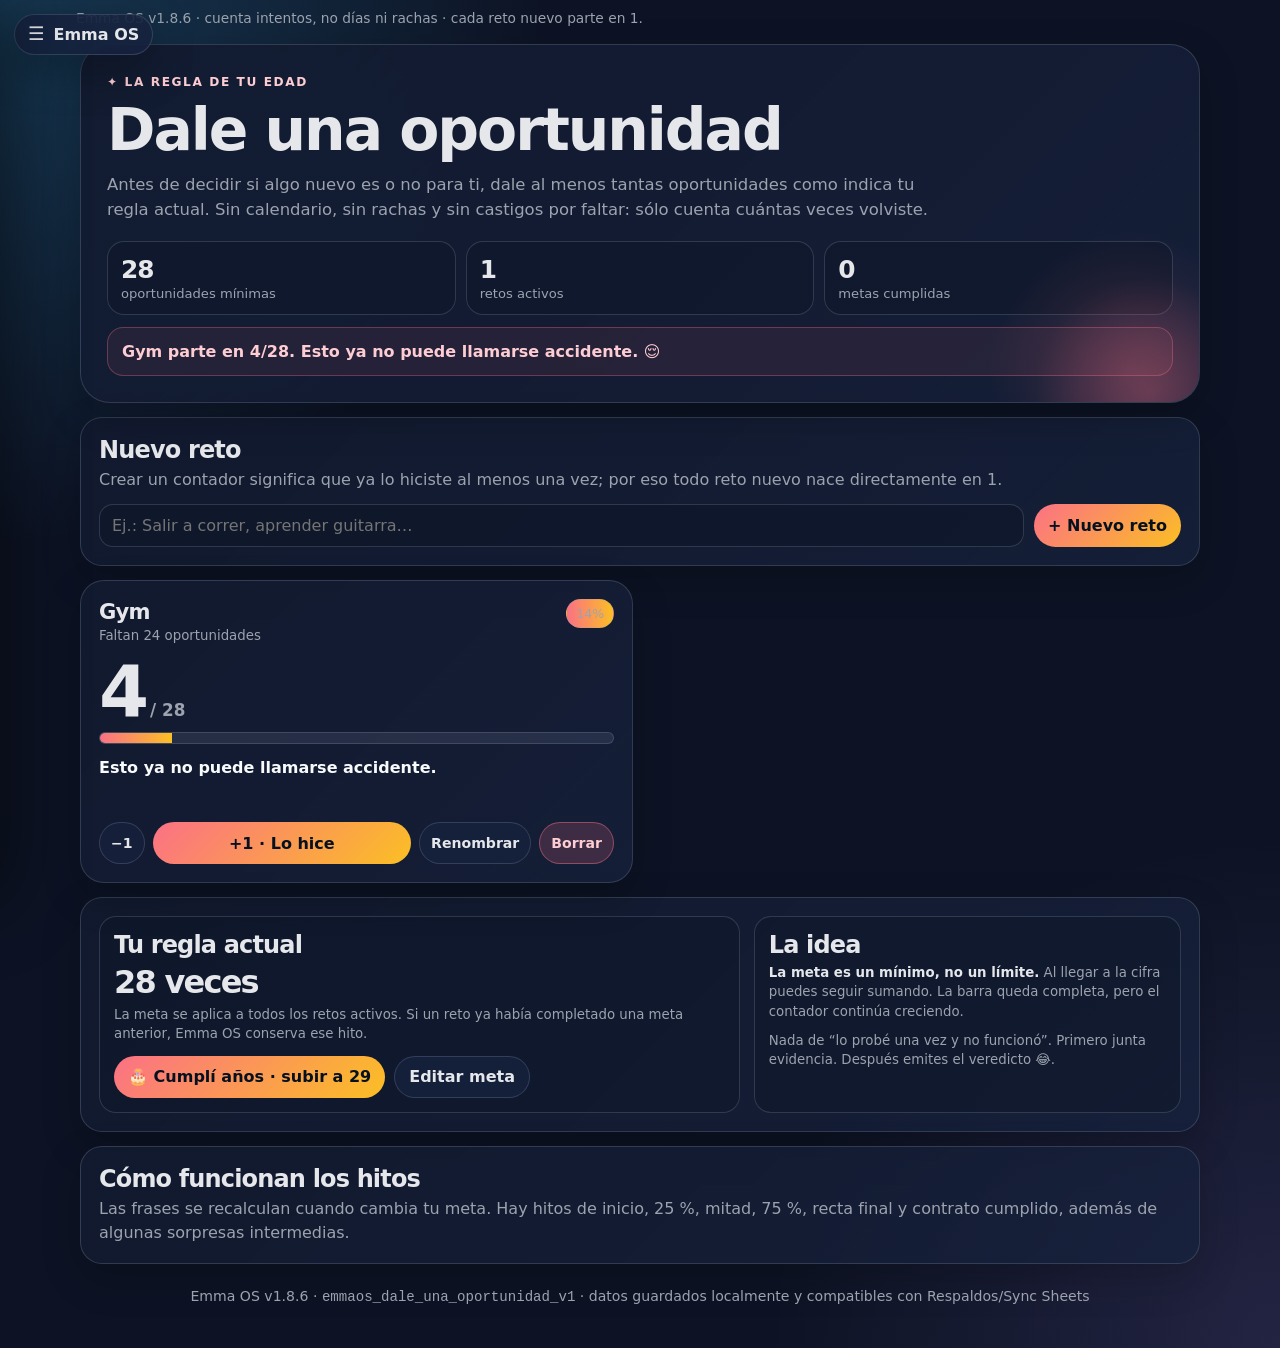
<file: apps/dale-una-oportunidad/index.html>
<!doctype html>
<html lang="es">
<head>
<meta charset="utf-8" />
<meta name="viewport" content="width=device-width, initial-scale=1" />
<title>Emma OS · Dale una oportunidad</title>
<meta name="theme-color" content="#0d1324">
<!--
  Emma OS v1.8.6 — Módulo "Dale una oportunidad"
  Fecha: 2026-08-29
  Implementación: OpenAI · ChatGPT (GPT-5.5 Thinking)
  Objetivo: contar repeticiones sin calendario ni rachas. La meta global corresponde
  a la edad/regla actual. Los retos nuevos nacen en 1; Gym se inicializa en 4/28.
-->
<style>
:root{--bg:#0d1324;--panel:#121a2f;--panel2:#17223d;--card:#0f172a;--text:#e5e7eb;--muted:#9ca3af;--line:rgba(148,163,184,.24);--accent:#fb7185;--accent2:#fbbf24;--good:#34d399;--cyan:#38bdf8;--shadow:0 22px 65px rgba(0,0,0,.34);--radius:22px}
*{box-sizing:border-box}body{margin:0;min-height:100vh;font-family:Inter,ui-sans-serif,system-ui,-apple-system,BlinkMacSystemFont,"Segoe UI",sans-serif;background:radial-gradient(circle at top left,rgba(251,113,133,.17),transparent 32rem),radial-gradient(circle at bottom right,rgba(251,191,36,.11),transparent 32rem),var(--bg);color:var(--text)}button,input{font:inherit}.wrap{width:min(100% - 28px,1120px);margin:0 auto;padding:20px 0 44px}.topbar{display:flex;justify-content:space-between;align-items:center;gap:12px;margin-bottom:14px}.brand{font-weight:950;letter-spacing:-.03em}.hero,.panel,.counter-card{background:linear-gradient(135deg,rgba(18,26,47,.94),rgba(23,34,61,.76));border:1px solid var(--line);box-shadow:0 14px 40px rgba(0,0,0,.20)}.hero{border-radius:30px;padding:26px;position:relative;overflow:hidden}.hero:after{content:"";position:absolute;right:-90px;bottom:-130px;width:320px;height:320px;background:radial-gradient(circle,rgba(251,113,133,.18),transparent 62%);pointer-events:none}.eyebrow{display:inline-flex;align-items:center;gap:7px;color:#fecdd3;font-weight:900;text-transform:uppercase;letter-spacing:.13em;font-size:.76rem}h1{margin:.35rem 0 .5rem;font-size:clamp(2rem,6vw,3.65rem);letter-spacing:-.065em}.subtitle{max-width:850px;color:var(--muted);font-size:1.03rem;line-height:1.55;margin:0}.hero-grid{display:grid;grid-template-columns:repeat(3,minmax(0,1fr));gap:10px;margin-top:18px}.hero-stat{background:rgba(15,23,42,.62);border:1px solid var(--line);border-radius:17px;padding:13px}.hero-stat strong{display:block;font-size:1.55rem;letter-spacing:-.04em}.hero-stat span{display:block;color:var(--muted);font-size:.82rem;margin-top:2px}.actions{display:flex;gap:9px;flex-wrap:wrap;align-items:center}.btn{display:inline-flex;align-items:center;justify-content:center;gap:7px;min-height:42px;border:1px solid var(--line);background:rgba(23,34,61,.84);color:var(--text);border-radius:999px;padding:10px 14px;font-weight:850;cursor:pointer}.btn:hover{filter:brightness(1.12)}.btn.primary{background:linear-gradient(135deg,var(--accent),var(--accent2));color:#1c0b11;border:0}.btn.good{background:rgba(52,211,153,.15);border-color:rgba(52,211,153,.38);color:#bbf7d0}.btn.danger{background:rgba(251,113,133,.12);border-color:rgba(251,113,133,.35);color:#fecdd3}.btn.small{min-height:38px;padding:8px 11px;font-size:.88rem}.panel{border-radius:var(--radius);padding:18px;margin-top:14px}.panel-head{display:flex;align-items:flex-start;justify-content:space-between;gap:12px;margin-bottom:12px}.panel h2{margin:0 0 4px;letter-spacing:-.035em}.panel p{margin:0;color:var(--muted);line-height:1.5}.new-form{display:grid;grid-template-columns:1fr auto;gap:10px;margin-top:12px}.new-form input,.goal-input{width:100%;background:rgba(15,23,42,.72);color:var(--text);border:1px solid var(--line);border-radius:14px;padding:11px 12px;outline:none}.new-form input:focus,.goal-input:focus{border-color:rgba(251,113,133,.66);box-shadow:0 0 0 2px rgba(251,113,133,.09)}.rule-grid{display:grid;grid-template-columns:1.2fr .8fr;gap:14px}.rule-card{background:rgba(15,23,42,.52);border:1px solid var(--line);border-radius:17px;padding:14px}.rule-card strong.big{font-size:2rem;letter-spacing:-.055em}.rule-card small{display:block;color:var(--muted);line-height:1.45;margin-top:4px}.counter-grid{display:grid;grid-template-columns:repeat(2,minmax(0,1fr));gap:14px;margin-top:14px}.counter-card{border-radius:24px;padding:18px;position:relative;overflow:hidden}.counter-card.complete{border-color:rgba(52,211,153,.38)}.counter-top{display:flex;align-items:flex-start;justify-content:space-between;gap:12px}.counter-title{min-width:0}.counter-title h2{margin:0;font-size:1.32rem;word-break:break-word}.counter-title small{display:block;color:var(--muted);margin-top:4px}.badge{display:inline-flex;align-items:center;border:1px solid var(--line);border-radius:999px;padding:6px 9px;font-size:.78rem;color:var(--muted);white-space:nowrap}.badge.complete{color:#bbf7d0;border-color:rgba(52,211,153,.38);background:rgba(52,211,153,.08)}.counter-value{display:flex;align-items:baseline;gap:7px;margin:18px 0 10px}.counter-value strong{font-size:clamp(2.8rem,9vw,4.5rem);letter-spacing:-.085em;line-height:.85}.counter-value span{color:var(--muted);font-weight:850;font-size:1.05rem}.progress{height:12px;border-radius:999px;overflow:hidden;background:rgba(148,163,184,.15);border:1px solid var(--line)}.progress span{display:block;height:100%;width:0;background:linear-gradient(90deg,var(--accent),var(--accent2));transition:width .24s ease}.counter-card.complete .progress span{background:linear-gradient(90deg,var(--good),var(--cyan))}.phrase{min-height:54px;margin:12px 0;color:#f8fafc;line-height:1.45;font-weight:750}.counter-actions{display:flex;gap:8px;flex-wrap:wrap}.counter-actions .btn.plus{flex:1;min-width:140px}.history{margin-top:11px;padding-top:10px;border-top:1px solid var(--line);color:var(--muted);font-size:.82rem;line-height:1.4}.empty{border:1px dashed var(--line);border-radius:19px;padding:24px;text-align:center;color:var(--muted);grid-column:1/-1}.live{margin-top:12px;min-height:46px;border:1px solid rgba(251,113,133,.32);background:rgba(251,113,133,.08);border-radius:16px;padding:12px 14px;color:#fecdd3;font-weight:750;line-height:1.45}.live.good{border-color:rgba(52,211,153,.35);background:rgba(52,211,153,.08);color:#bbf7d0}.tiny{font-size:.82rem;color:var(--muted);line-height:1.45}.footer{text-align:center;color:var(--muted);font-size:.88rem;margin-top:24px}@media(max-width:850px){.counter-grid,.rule-grid{grid-template-columns:1fr}.hero-grid{grid-template-columns:1fr 1fr 1fr}}@media(max-width:620px){.wrap{width:min(100% - 18px,1120px)}.hero{padding:22px}.hero-grid{grid-template-columns:1fr}.new-form{grid-template-columns:1fr}.new-form .btn{width:100%}.counter-actions .btn{flex:1}.counter-actions .btn.plus{flex-basis:100%}.panel-head{flex-direction:column}.actions{width:100%}.actions .btn{flex:1}.topbar{align-items:flex-start;flex-direction:column}}
</style>
<link rel="stylesheet" href="../../emma-theme.css">
<script src="../../emma-shell.js" data-base="../../" data-current="oportunidad" data-version="v1.8.6" defer></script>
</head>
<body class="emma-module emma-module-oportunidad">
<header class="emma-system-bar" role="banner"><a class="emma-system-brand" href="../../index.html"><span class="emma-mark">E</span><span><b>Emma OS</b><small>v1.8.6 · Dale una oportunidad</small></span></a></header>
<div class="emma-module-note">Emma OS v1.8.6 · cuenta intentos, no días ni rachas · cada reto nuevo parte en 1.</div>
<div class="wrap">
  <div class="topbar"><div class="brand">Emma OS · Dale una oportunidad</div><a class="btn" href="../../">← Volver al inicio</a></div>

  <section class="hero">
    <div class="eyebrow">✦ La regla de tu edad</div>
    <h1>Dale una oportunidad</h1>
    <p class="subtitle">Antes de decidir si algo nuevo es o no para ti, dale al menos tantas oportunidades como indica tu regla actual. Sin calendario, sin rachas y sin castigos por faltar: sólo cuenta cuántas veces volviste.</p>
    <div class="hero-grid">
      <div class="hero-stat"><strong id="goalStat">28</strong><span>oportunidades mínimas</span></div>
      <div class="hero-stat"><strong id="counterStat">1</strong><span>retos activos</span></div>
      <div class="hero-stat"><strong id="completedStat">0</strong><span>metas cumplidas</span></div>
    </div>
    <div id="liveMessage" class="live" aria-live="polite">Gym parte en 4/28. Esto ya no puede llamarse accidente. 😌</div>
  </section>

  <section class="panel">
    <div class="panel-head">
      <div><h2>Nuevo reto</h2><p>Crear un contador significa que ya lo hiciste al menos una vez; por eso todo reto nuevo nace directamente en 1.</p></div>
    </div>
    <form id="newCounterForm" class="new-form">
      <input id="newCounterName" maxlength="60" autocomplete="off" placeholder="Ej.: Salir a correr, aprender guitarra…" aria-label="Nombre del nuevo reto" required>
      <button class="btn primary" type="submit">+ Nuevo reto</button>
    </form>
  </section>

  <section id="counterGrid" class="counter-grid" aria-live="polite"></section>

  <section class="panel rule-grid">
    <div class="rule-card">
      <h2>Tu regla actual</h2>
      <strong class="big"><span id="goalRule">28</span> veces</strong>
      <small>La meta se aplica a todos los retos activos. Si un reto ya había completado una meta anterior, Emma OS conserva ese hito.</small>
      <div class="actions" style="margin-top:12px">
        <button id="birthdayBtn" class="btn primary" type="button">🎂 Cumplí años · subir a 29</button>
        <button id="editGoalBtn" class="btn" type="button">Editar meta</button>
      </div>
    </div>
    <div class="rule-card">
      <h2>La idea</h2>
      <small><strong style="color:var(--text)">La meta es un mínimo, no un límite.</strong> Al llegar a la cifra puedes seguir sumando. La barra queda completa, pero el contador continúa creciendo.</small>
      <small style="margin-top:10px">Nada de “lo probé una vez y no funcionó”. Primero junta evidencia. Después emites el veredicto 😂.</small>
    </div>
  </section>

  <section class="panel">
    <h2>Cómo funcionan los hitos</h2>
    <p>Las frases se recalculan cuando cambia tu meta. Hay hitos de inicio, 25 %, mitad, 75 %, recta final y contrato cumplido, además de algunas sorpresas intermedias.</p>
  </section>

  <div class="footer">Emma OS v1.8.6 · <code>emmaos_dale_una_oportunidad_v1</code> · datos guardados localmente y compatibles con Respaldos/Sync Sheets</div>
</div>

<script>
/*
  Emma OS v1.8.6 — lógica de "Dale una oportunidad"
  Fecha: 2026-08-29
  Implementación: OpenAI · ChatGPT (GPT-5.5 Thinking)
  Decisiones clave:
  - Meta global editable; empieza en 28.
  - Gym es el único contador inicial excepcional: 4/28.
  - Todo reto creado desde la interfaz parte en 1, nunca en 0.
  - Se permite seguir contando por encima de la meta.
  - Al subir la meta, los objetivos anteriores completados quedan registrados.
*/
const STORAGE_KEY='emmaos_dale_una_oportunidad_v1';
const SCHEMA_VERSION=1;

function id(){return window.crypto?.randomUUID?.() || 'opp-'+Date.now()+'-'+Math.random().toString(16).slice(2);}
function nowISO(){return new Date().toISOString();}
function defaultState(){
  const now=nowISO();
  return {
    version:SCHEMA_VERSION,
    goal:28,
    createdAt:now,
    updatedAt:now,
    counters:[{
      id:'gym',
      name:'Gym',
      count:4,
      createdAt:now,
      updatedAt:now,
      completedGoals:[]
    }]
  };
}
function normalizeCounter(counter){
  const count=Math.max(1,Math.floor(Number(counter?.count)||1));
  return {
    id:String(counter?.id||id()),
    name:String(counter?.name||'Reto sin nombre').trim().slice(0,60)||'Reto sin nombre',
    count,
    createdAt:counter?.createdAt||nowISO(),
    updatedAt:counter?.updatedAt||counter?.createdAt||nowISO(),
    completedGoals:Array.isArray(counter?.completedGoals)?counter.completedGoals.filter(x=>Number.isFinite(Number(x?.goal))).map(x=>({goal:Math.max(1,Math.floor(Number(x.goal))),completedAt:x.completedAt||nowISO()})):[]
  };
}
function loadState(){
  try{
    const raw=localStorage.getItem(STORAGE_KEY);
    if(!raw){const initial=defaultState();localStorage.setItem(STORAGE_KEY,JSON.stringify(initial));return initial;}
    const parsed=JSON.parse(raw);
    const goal=Math.max(1,Math.floor(Number(parsed?.goal)||28));
    const counters=Array.isArray(parsed?.counters)?parsed.counters.map(normalizeCounter):[];
    const state={version:SCHEMA_VERSION,goal,createdAt:parsed?.createdAt||nowISO(),updatedAt:parsed?.updatedAt||nowISO(),counters};
    if(!state.counters.length) state.counters=defaultState().counters;
    return state;
  }catch(error){
    console.warn('No se pudo leer Dale una oportunidad. Se cargará el estado inicial.',error);
    return defaultState();
  }
}
let state=loadState();

const els={
  goalStat:document.getElementById('goalStat'),counterStat:document.getElementById('counterStat'),completedStat:document.getElementById('completedStat'),
  liveMessage:document.getElementById('liveMessage'),counterGrid:document.getElementById('counterGrid'),goalRule:document.getElementById('goalRule'),
  birthdayBtn:document.getElementById('birthdayBtn'),editGoalBtn:document.getElementById('editGoalBtn'),newCounterForm:document.getElementById('newCounterForm'),newCounterName:document.getElementById('newCounterName')
};

function save(){state.updatedAt=nowISO();localStorage.setItem(STORAGE_KEY,JSON.stringify(state));}
function esc(value){return String(value??'').replace(/[&<>"']/g,ch=>({'&':'&amp;','<':'&lt;','>':'&gt;','"':'&quot;',"'":'&#039;'}[ch]));}
function clampPct(count,goal){return Math.max(0,Math.min(100,Math.round((count/goal)*100)));}
function uniqueMilestones(goal){
  const candidates=[
    [1,'Bueno… técnicamente ya empezaste 😂'],
    [4,'Esto ya no puede llamarse accidente.'],
    [Math.max(2,Math.round(goal*.25)),'Una cuarta parte. Tu cuerpo ya sospecha algo.'],
    [10,'Dos dígitos. Ahora sí hay antecedentes.'],
    [Math.max(2,Math.round(goal*.5)),'Mitad del trato. Ya no puedes decir “lo probé una vez”.'],
    [Math.max(2,Math.round(goal*.65)),'A estas alturas estás sospechosamente comprometido.'],
    [Math.max(2,Math.round(goal*.75)),'Tres cuartos. El sofá empieza a extrañarte.'],
    [Math.max(1,goal-3),'Quedan tres. Sería ridículo abandonar ahora 😂.'],
    [Math.max(1,goal-1),'UNA. MÁS.'],
    [goal,'Contrato cumplido. Ya tienes permiso para decidir. 🏆']
  ];
  const map=new Map();
  for(const [at,text] of candidates){if(at>=1&&at<=goal) map.set(at,text);}
  return [...map.entries()].sort((a,b)=>a[0]-b[0]).map(([at,text])=>({at,text}));
}
function phraseFor(count,goal){
  if(count>goal) return 'Contrato cumplido. Todo lo que sigue es puro DLC 😎.';
  const exact=uniqueMilestones(goal).find(m=>m.at===count);
  if(exact) return exact.text;
  const p=count/goal;
  if(p<.25) return 'Vas juntando pruebas. Todavía no se acepta un “esto no es para mí” 😂.';
  if(p<.5) return 'Ya hay suficiente evidencia como para llamarlo intento serio.';
  if(p<.75) return 'Esto se está poniendo sospechosamente constante.';
  if(p<1) return 'Ya huele a trato cumplido. Sigue sumando.';
  return 'Contrato cumplido. Ya tienes permiso para decidir. 🏆';
}
function completedGoalText(counter){
  const goals=[...new Set((counter.completedGoals||[]).map(x=>Number(x.goal)).filter(Number.isFinite))].sort((a,b)=>a-b);
  if(!goals.length) return '';
  return `🏆 Metas anteriores completadas: ${goals.join(', ')}.`;
}
function ensureCompletion(counter,goal=state.goal){
  if(counter.count<goal) return false;
  if(counter.completedGoals.some(x=>Number(x.goal)===goal)) return false;
  counter.completedGoals.push({goal,completedAt:nowISO()});
  return true;
}
function renderCard(counter){
  const pct=clampPct(counter.count,state.goal);
  const complete=counter.count>=state.goal;
  const remaining=Math.max(0,state.goal-counter.count);
  const history=completedGoalText(counter);
  return `<article class="counter-card ${complete?'complete':''}" data-id="${esc(counter.id)}">
    <div class="counter-top">
      <div class="counter-title"><h2>${esc(counter.name)}</h2><small>${complete?`Meta actual alcanzada · ${counter.count-state.goal>0?counter.count-state.goal+' extra':'justo en la meta'}`:`Faltan ${remaining} ${remaining===1?'oportunidad':'oportunidades'}`}</small></div>
      <span class="badge ${complete?'complete':''}">${complete?'✓ cumplida':pct+'%'}</span>
    </div>
    <div class="counter-value"><strong>${counter.count}</strong><span>/ ${state.goal}</span></div>
    <div class="progress" aria-label="Progreso ${esc(counter.name)}"><span style="width:${pct}%"></span></div>
    <div class="phrase">${esc(phraseFor(counter.count,state.goal))}</div>
    <div class="counter-actions">
      <button class="btn small" type="button" data-action="minus" data-id="${esc(counter.id)}" ${counter.count<=1?'disabled':''}>−1</button>
      <button class="btn primary plus" type="button" data-action="plus" data-id="${esc(counter.id)}">+1 · Lo hice</button>
      <button class="btn small" type="button" data-action="rename" data-id="${esc(counter.id)}">Renombrar</button>
      <button class="btn small danger" type="button" data-action="delete" data-id="${esc(counter.id)}">Borrar</button>
    </div>
    ${history?`<div class="history">${esc(history)}</div>`:''}
  </article>`;
}
function render(){
  state.counters.forEach(counter=>ensureCompletion(counter));
  save();
  els.goalStat.textContent=state.goal;
  els.goalRule.textContent=state.goal;
  els.counterStat.textContent=state.counters.length;
  els.completedStat.textContent=state.counters.filter(c=>c.count>=state.goal).length;
  els.birthdayBtn.textContent=`🎂 Cumplí años · subir a ${state.goal+1}`;
  els.counterGrid.innerHTML=state.counters.length?state.counters.map(renderCard).join(''):'<div class="empty">Todavía no hay retos. Crea el primero arriba.</div>';
}
function announce(text,type=''){
  els.liveMessage.textContent=text;
  els.liveMessage.className='live'+(type==='good'?' good':'');
}
function findCounter(idValue){return state.counters.find(c=>c.id===idValue);}
function updateCount(counter,delta){
  const before=counter.count;
  counter.count=Math.max(1,counter.count+delta);
  counter.updatedAt=nowISO();
  const justCompleted=before<state.goal&&counter.count>=state.goal;
  ensureCompletion(counter);
  save();render();
  if(justCompleted) announce(`${counter.name}: ${phraseFor(counter.count,state.goal)}`,'good');
  else announce(`${counter.name} · ${counter.count}/${state.goal} — ${phraseFor(counter.count,state.goal)}`,counter.count>=state.goal?'good':'');
}
function changeGoal(nextGoal){
  const next=Math.max(1,Math.floor(Number(nextGoal)||state.goal));
  if(next===state.goal) return;
  const previous=state.goal;
  state.counters.forEach(counter=>{if(counter.count>=previous) ensureCompletion(counter,previous);});
  state.goal=next;
  save();render();
  announce(`Regla actualizada: ahora son ${state.goal} oportunidades. Las metas anteriores completadas quedaron guardadas.`,'good');
}

els.newCounterForm.addEventListener('submit',event=>{
  event.preventDefault();
  const name=els.newCounterName.value.trim().slice(0,60);
  if(!name) return;
  if(state.counters.some(c=>c.name.toLocaleLowerCase('es')===name.toLocaleLowerCase('es'))){announce(`Ya existe un reto llamado “${name}”.`);return;}
  const now=nowISO();
  state.counters.push({id:id(),name,count:1,createdAt:now,updatedAt:now,completedGoals:[]});
  els.newCounterName.value='';
  save();render();announce(`${name} creado en 1/${state.goal}. Bueno… técnicamente ya empezaste 😂`);
});
els.counterGrid.addEventListener('click',event=>{
  const btn=event.target.closest('[data-action]');if(!btn)return;
  const counter=findCounter(btn.dataset.id);if(!counter)return;
  const action=btn.dataset.action;
  if(action==='plus') updateCount(counter,1);
  if(action==='minus') updateCount(counter,-1);
  if(action==='rename'){
    const value=prompt('Nuevo nombre del reto:',counter.name);if(value===null)return;
    const name=value.trim().slice(0,60);if(!name)return;
    counter.name=name;counter.updatedAt=nowISO();save();render();announce(`Reto renombrado a “${name}”.`);
  }
  if(action==='delete'){
    if(!confirm(`¿Borrar el reto “${counter.name}”? Esta acción elimina su contador de este dispositivo.`))return;
    state.counters=state.counters.filter(c=>c.id!==counter.id);save();render();announce(`Reto “${counter.name}” eliminado.`);
  }
});
els.birthdayBtn.addEventListener('click',()=>changeGoal(state.goal+1));
els.editGoalBtn.addEventListener('click',()=>{
  const value=prompt('¿Cuál será la nueva meta de oportunidades?',String(state.goal));
  if(value===null)return;
  const n=Math.floor(Number(value));
  if(!Number.isFinite(n)||n<1||n>150){announce('La meta debe ser un número entero entre 1 y 150.');return;}
  changeGoal(n);
});

render();
</script>
</body>
</html>
</file>
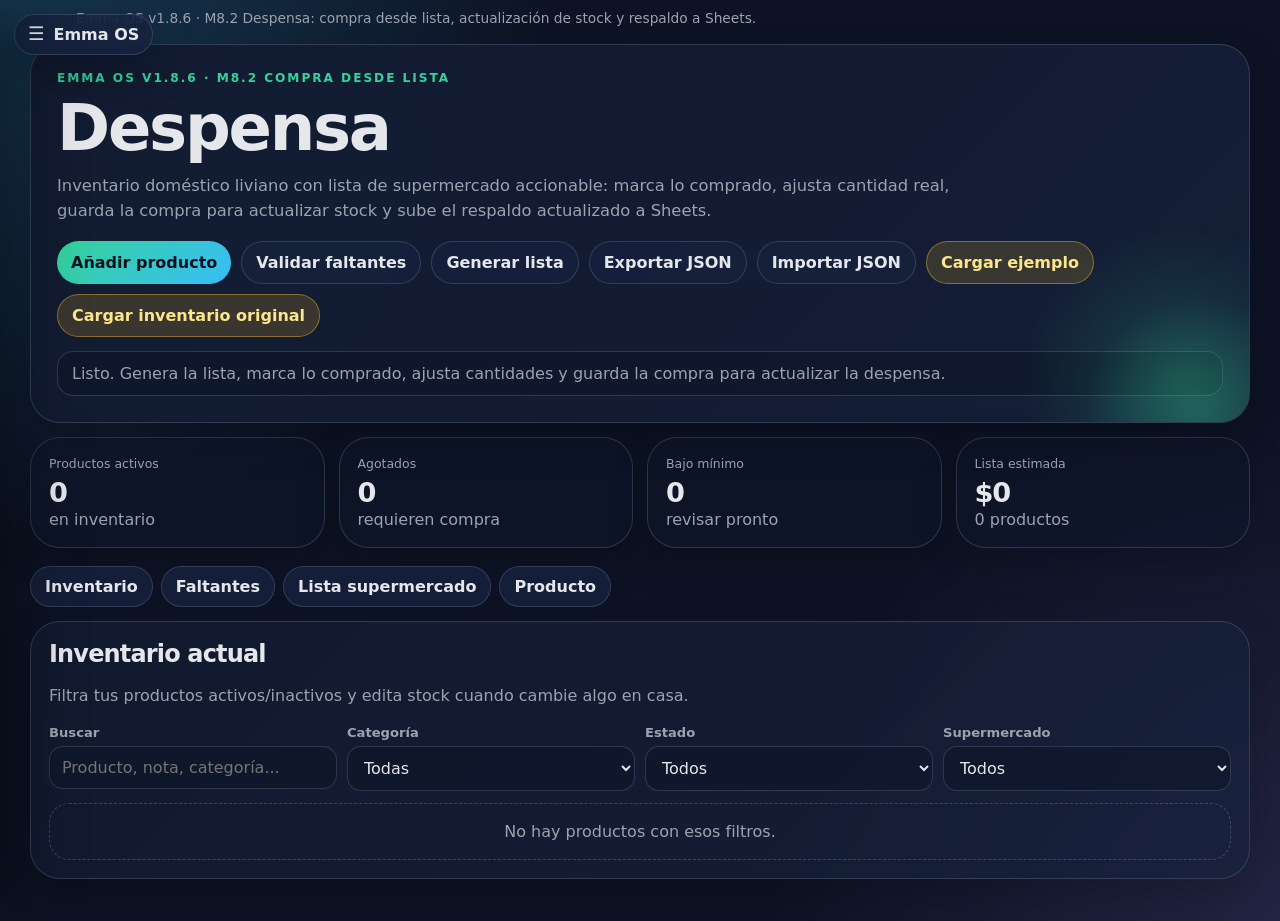
<file: apps/despensa/index.html>
<!doctype html>
<!-- Emma OS v1.8.6 · M8.2 Compra desde lista · 2026-09-07 · OpenAI/ChatGPT (GPT-5.5 Thinking) -->
<html lang="es">
<head>
<meta charset="utf-8" />
<meta name="viewport" content="width=device-width, initial-scale=1" />
<title>Emma OS · Despensa</title>
<link rel="manifest" href="../../manifest.webmanifest">
<meta name="theme-color" content="#0d1324">
<link rel="icon" type="image/png" sizes="192x192" href="../../icons/icon-192.png">
<link rel="apple-touch-icon" href="../../icons/icon-192.png">
<style>
:root{--bg:#0d1324;--panel:#121a2f;--panel2:#17223d;--card:#0f172a;--text:#e5e7eb;--muted:#9ca3af;--line:rgba(148,163,184,.24);--accent:#34d399;--accent2:#38bdf8;--warn:#fbbf24;--danger:#fb7185;--ok:#22c55e;--shadow:0 24px 70px rgba(0,0,0,.36);--radius:22px}
*{box-sizing:border-box}html{scroll-behavior:smooth}body{margin:0;min-height:100vh;font-family:Inter,ui-sans-serif,system-ui,-apple-system,BlinkMacSystemFont,"Segoe UI",sans-serif;background:radial-gradient(circle at top left,rgba(52,211,153,.20),transparent 34rem),radial-gradient(circle at bottom right,rgba(56,189,248,.14),transparent 32rem),var(--bg);color:var(--text)}button,input,select,textarea{font:inherit}button{cursor:pointer}.wrap{width:min(100% - 28px,1220px);margin:0 auto;padding:22px 0 42px}.hero,.card,.panel{background:linear-gradient(135deg,rgba(18,26,47,.96),rgba(23,34,61,.76));border:1px solid var(--line);border-radius:30px;box-shadow:var(--shadow)}.hero{padding:26px;position:relative;overflow:hidden}.hero:after{content:"";position:absolute;inset:auto -90px -120px auto;width:320px;height:320px;background:radial-gradient(circle,rgba(52,211,153,.20),transparent 70%);pointer-events:none}.eyebrow{color:var(--accent);font-weight:900;text-transform:uppercase;letter-spacing:.16em;font-size:.76rem}h1{margin:.35rem 0 .5rem;font-size:clamp(2rem,7vw,4rem);letter-spacing:-.06em}.subtitle{max-width:900px;color:var(--muted);font-size:1.02rem;line-height:1.55;margin:0}.actions{display:flex;gap:10px;flex-wrap:wrap;margin-top:18px}.btn{display:inline-flex;align-items:center;justify-content:center;gap:8px;text-decoration:none;border:1px solid var(--line);background:rgba(23,34,61,.92);color:var(--text);border-radius:999px;padding:11px 14px;font-weight:900}.btn.primary{background:linear-gradient(135deg,var(--accent),var(--accent2));color:#04111e;border:0}.btn.warn{background:rgba(251,191,36,.14);border-color:rgba(251,191,36,.50);color:#fde68a}.btn.danger{background:rgba(251,113,133,.16);border-color:rgba(251,113,133,.54);color:#fecdd3}.btn.small{padding:8px 10px;font-size:.86rem}.btn:disabled{opacity:.45;cursor:not-allowed}.status{margin-top:14px;border:1px solid var(--line);border-radius:16px;background:rgba(15,23,42,.72);padding:12px 14px;color:var(--muted)}.status.ok{border-color:rgba(52,211,153,.45);color:#bbf7d0;background:rgba(6,78,59,.24)}.status.warn{border-color:rgba(251,191,36,.45);color:#fde68a;background:rgba(113,63,18,.22)}.status.bad{border-color:rgba(251,113,133,.45);color:#fecdd3;background:rgba(76,5,25,.24)}.grid{display:grid;grid-template-columns:repeat(4,minmax(0,1fr));gap:14px;margin-top:14px}.card{padding:18px}.card small{display:block;color:var(--muted);font-size:.78rem}.card strong{display:block;font-size:1.7rem;letter-spacing:-.04em;margin-top:6px}.card span{display:block;color:var(--muted);margin-top:2px}.tabs{display:flex;gap:8px;flex-wrap:wrap;margin:18px 0 12px}.tab{border:1px solid var(--line);border-radius:999px;padding:10px 14px;background:rgba(23,34,61,.85);color:var(--text);font-weight:900}.tab.active{background:linear-gradient(135deg,var(--accent),var(--accent2));color:#06111f;border:0}.view{display:none}.view.active{display:block}.panel{padding:18px;margin-top:14px}.panel h2{margin:0 0 10px}.panel p{color:var(--muted);line-height:1.55}.filters,.form-grid{display:grid;grid-template-columns:repeat(4,minmax(0,1fr));gap:10px;margin:12px 0}.field label{display:block;color:var(--muted);font-size:.82rem;font-weight:800;margin:0 0 6px}.field input,.field select,.field textarea{width:100%;border:1px solid var(--line);border-radius:14px;background:rgba(15,23,42,.72);color:var(--text);padding:11px 12px;outline:none}.field textarea{min-height:92px;resize:vertical}.field.full{grid-column:1/-1}.inventory-list,.missing-list,.shopping-list{display:grid;gap:10px;margin-top:12px}.product-card,.missing-card,.shop-store{border:1px solid var(--line);border-radius:20px;background:rgba(15,23,42,.62);padding:14px}.product-top,.missing-top,.shop-head{display:flex;justify-content:space-between;gap:12px;align-items:flex-start}.product-title{min-width:0}.product-title strong,.missing-top strong,.shop-head strong{display:block;font-size:1.05rem}.meta{display:flex;gap:6px;flex-wrap:wrap;margin-top:8px}.chip{display:inline-flex;align-items:center;border:1px solid var(--line);border-radius:999px;padding:5px 8px;color:var(--muted);font-size:.78rem;font-weight:800}.chip.ok{color:#bbf7d0;border-color:rgba(52,211,153,.38);background:rgba(6,78,59,.20)}.chip.warn{color:#fde68a;border-color:rgba(251,191,36,.40);background:rgba(113,63,18,.20)}.chip.bad{color:#fecdd3;border-color:rgba(251,113,133,.42);background:rgba(76,5,25,.22)}.product-stats{display:grid;grid-template-columns:repeat(4,minmax(0,1fr));gap:8px;margin:12px 0}.mini{border:1px solid var(--line);border-radius:14px;background:rgba(23,34,61,.54);padding:9px}.mini small{display:block;color:var(--muted);font-size:.75rem}.mini strong{display:block;margin-top:2px}.row-actions{display:flex;gap:8px;flex-wrap:wrap;margin-top:12px}.empty{border:1px dashed rgba(148,163,184,.32);border-radius:20px;padding:18px;color:var(--muted);text-align:center}.store-items{display:grid;gap:8px;margin-top:12px}.store-item{display:grid;grid-template-columns:1fr auto;gap:10px;align-items:start;border-top:1px solid rgba(148,163,184,.18);padding-top:10px}.store-item:first-child{border-top:0;padding-top:0}.money{font-weight:950}.summary-strip{display:flex;gap:10px;flex-wrap:wrap;margin-top:12px}.copy-box{white-space:pre-wrap;border:1px solid var(--line);border-radius:18px;background:rgba(15,23,42,.70);padding:14px;color:#dbeafe;margin-top:12px;max-height:360px;overflow:auto}.hidden{display:none!important}.emmaos-back{position:fixed;left:14px;bottom:14px;z-index:80;display:inline-flex;text-decoration:none;background:rgba(15,23,42,.92);color:var(--text);border:1px solid var(--line);border-radius:999px;padding:10px 13px;font-weight:850;box-shadow:0 14px 34px rgba(0,0,0,.28);backdrop-filter:blur(10px)}.purchase-summary{margin-top:12px;display:flex;gap:8px;flex-wrap:wrap}.store-item.purchase-item{grid-template-columns:auto minmax(0,1fr) auto;align-items:center}.check-wrap{display:flex;align-items:center;justify-content:center;padding-top:2px}.check-wrap input{width:22px;height:22px;accent-color:var(--accent)}.purchase-item.purchased{border-color:rgba(52,211,153,.34);background:rgba(6,78,59,.15)}.purchase-item.pending{border-color:rgba(148,163,184,.22)}.qty-control{display:flex;align-items:center;justify-content:flex-end;gap:6px;flex-wrap:wrap}.qty-control input{width:70px;text-align:center;border:1px solid var(--line);border-radius:12px;background:rgba(15,23,42,.82);color:var(--text);padding:8px 6px}.qty-control .btn{width:auto}.save-hint{margin-top:10px;color:var(--muted);font-size:.92rem}.shopping-tools{align-items:center}.upload-inline{border:1px solid rgba(56,189,248,.35);background:rgba(14,116,144,.14);color:#bae6fd}
@media(max-width:1000px){.grid{grid-template-columns:repeat(2,minmax(0,1fr))}.filters,.form-grid{grid-template-columns:repeat(2,minmax(0,1fr))}.product-stats{grid-template-columns:repeat(2,minmax(0,1fr))}}
@media(max-width:650px){.wrap{width:min(100% - 18px,1220px);padding-top:12px}.hero,.panel,.card{border-radius:22px;padding:18px}.grid,.filters,.form-grid,.product-stats{grid-template-columns:1fr}.product-top,.missing-top,.shop-head,.store-item{grid-template-columns:1fr;display:grid}.store-item.purchase-item{grid-template-columns:auto 1fr}.qty-control{grid-column:1/-1;justify-content:flex-start}.actions,.row-actions{flex-direction:column;align-items:stretch}.btn{width:100%}}
</style>
<link rel="stylesheet" href="../../emma-theme.css">
<script src="../../emma-shell.js" data-base="../../" data-current="despensa" data-version="v1.8.6" defer></script>
</head>
<body class="emma-module emma-module-despensa">
<header class="emma-system-bar" role="banner">
  <a class="emma-system-brand" href="../../index.html" aria-label="Volver a Emma OS">
    <span class="emma-mark">E</span>
    <span><b>Emma OS</b><small>v1.8.6 · Despensa</small></span>
  </a>
  <nav class="emma-system-nav" aria-label="Navegación principal Emma OS"><a href="../../index.html">Inicio</a><a href="../pendientes/">Pendientes</a><a href="../finanzas/">Finanzas</a><a href="../despensa/" class="active">Despensa</a><a href="../botiquin/">Botiquín</a><a href="../respaldo/">Respaldos</a></nav>
</header>
<div class="emma-module-note">Emma OS v1.8.6 · M8.2 Despensa: compra desde lista, actualización de stock y respaldo a Sheets.</div>
<a class="emmaos-back" href="../../index.html">← Emma OS</a>
<div class="wrap">
  <section class="hero">
    <div class="eyebrow">Emma OS v1.8.6 · M8.2 Compra desde lista</div>
    <h1>Despensa</h1>
    <p class="subtitle">Inventario doméstico liviano con lista de supermercado accionable: marca lo comprado, ajusta cantidad real, guarda la compra para actualizar stock y sube el respaldo actualizado a Sheets.</p>
    <div class="actions">
      <button class="btn primary" id="addProductBtn" type="button">Añadir producto</button>
      <button class="btn" id="validateMissingBtn" type="button">Validar faltantes</button>
      <button class="btn" id="generateListBtn" type="button">Generar lista</button>
      <button class="btn" id="exportBtn" type="button">Exportar JSON</button>
      <button class="btn" id="importBtn" type="button">Importar JSON</button>
      <button class="btn warn" id="sampleBtn" type="button">Cargar ejemplo</button>
      <button class="btn warn" id="originalInventoryBtn" type="button">Cargar inventario original</button>
      <input id="importFile" type="file" accept="application/json,.json" class="hidden">
    </div>
    <div class="status" id="statusBox">Listo. Genera la lista, marca lo comprado, ajusta cantidades y guarda la compra para actualizar la despensa.</div>
  </section>

  <section class="grid">
    <div class="card"><small>Productos activos</small><strong id="statProducts">0</strong><span>en inventario</span></div>
    <div class="card"><small>Agotados</small><strong id="statOut">0</strong><span>requieren compra</span></div>
    <div class="card"><small>Bajo mínimo</small><strong id="statLow">0</strong><span>revisar pronto</span></div>
    <div class="card"><small>Lista estimada</small><strong id="statTotal">$0</strong><span id="statListCount">0 productos</span></div>
  </section>

  <div class="tabs" role="tablist" aria-label="Vistas de despensa">
    <button class="tab active" type="button" data-tab="inventario">Inventario</button>
    <button class="tab" type="button" data-tab="faltantes">Faltantes</button>
    <button class="tab" type="button" data-tab="lista">Lista supermercado</button>
    <button class="tab" type="button" data-tab="producto">Producto</button>
  </div>

  <section class="view active" id="view-inventario">
    <div class="panel">
      <h2>Inventario actual</h2>
      <p>Filtra tus productos activos/inactivos y edita stock cuando cambie algo en casa.</p>
      <div class="filters">
        <div class="field"><label>Buscar</label><input id="filterText" placeholder="Producto, nota, categoría..."></div>
        <div class="field"><label>Categoría</label><select id="filterCategory"></select></div>
        <div class="field"><label>Estado</label><select id="filterStatus"><option value="todos">Todos</option><option>Agotado</option><option>Bajo mínimo</option><option>Suficiente</option></select></div>
        <div class="field"><label>Supermercado</label><select id="filterStore"></select></div>
      </div>
      <div class="inventory-list" id="inventoryList"></div>
    </div>
  </section>

  <section class="view" id="view-faltantes">
    <div class="panel">
      <h2>Validar faltantes</h2>
      <p>Calcula qué falta comparando stock actual contra stock ideal. Sólo considera productos activos.</p>
      <div class="summary-strip" id="missingSummary"></div>
      <div class="missing-list" id="missingList"></div>
    </div>
  </section>

  <section class="view" id="view-lista">
    <div class="panel">
      <h2>Lista de supermercado</h2>
      <p>La lista se genera desde los faltantes actuales y queda guardada en este módulo hasta que vuelvas a generarla.</p>
      <div class="actions shopping-tools">
        <button class="btn primary" id="generateListBtn2" type="button">Generar/actualizar lista</button>
        <button class="btn primary" id="savePurchaseBtn" type="button">Guardar compra</button>
        <button class="btn upload-inline" id="uploadSheetsBtn" type="button">Subir respaldo actualizado a Sheets</button>
        <button class="btn" id="copyListBtn" type="button">Copiar lista</button>
        <button class="btn danger" id="clearListBtn" type="button">Vaciar lista</button>
      </div>
      <p class="save-hint">Marca cada producto comprado, ajusta el contador si compraste menos de lo sugerido y pulsa “Guardar compra” para actualizar el stock local. Después puedes subir el respaldo actualizado a Sheets.</p>
      <div class="purchase-summary" id="purchaseSummary"></div>
      <div class="shopping-list" id="shoppingList"></div>
      <div class="copy-box hidden" id="copyPreview"></div>
    </div>
  </section>

  <section class="view" id="view-producto">
    <div class="panel" id="productFormPanel">
      <h2 id="formTitle">Añadir producto</h2>
      <p>Campos mínimos de la despensa simple. Si un producto no tiene tienda preferida, caerá en “Sin tienda” al generar la lista.</p>
      <form id="productForm">
        <input type="hidden" id="productId">
        <div class="form-grid">
          <div class="field"><label>Nombre</label><input id="name" required placeholder="Ej.: Aceite"></div>
          <div class="field"><label>Categoría</label><input id="category" list="categoryOptions" placeholder="Alimentos"></div>
          <div class="field"><label>Subcategoría</label><input id="subcategory" placeholder="Proteínas, limpieza..."></div>
          <div class="field"><label>Supermercado preferido</label><input id="preferredSupermarket" list="storeOptions" placeholder="Unimarc, Líder..."></div>
          <div class="field"><label>Unidad base</label><input id="baseUnit" list="baseUnitOptions" placeholder="Unidad"></div>
          <div class="field"><label>Unidad compra</label><input id="purchaseUnit" list="purchaseUnitOptions" placeholder="Paquete"></div>
          <div class="field"><label>Tamaño envase</label><input id="packSize" type="number" step="0.01" min="0.01" value="1"></div>
          <div class="field"><label>Precio referencial</label><input id="referencePrice" type="number" step="1" min="0" value="0"></div>
          <div class="field"><label>Stock actual</label><input id="currentStock" type="number" step="0.01" value="0"></div>
          <div class="field"><label>Stock mínimo</label><input id="minStock" type="number" step="0.01" min="0" value="1"></div>
          <div class="field"><label>Stock ideal</label><input id="idealStock" type="number" step="0.01" min="0" value="1"></div>
          <div class="field"><label>Reserva opcional</label><input id="reserveStock" type="number" step="0.01" min="0" value="0"></div>
          <div class="field full"><label>Notas</label><textarea id="notes" placeholder="Marca, tamaño, lugar donde se guarda, etc."></textarea></div>
          <div class="field"><label>Estado</label><select id="active"><option value="true">Activo</option><option value="false">Inactivo</option></select></div>
        </div>
        <datalist id="categoryOptions"></datalist>
        <datalist id="storeOptions"></datalist>
        <datalist id="baseUnitOptions"></datalist>
        <datalist id="purchaseUnitOptions"></datalist>
        <div class="actions">
          <button class="btn primary" type="submit">Guardar producto</button>
          <button class="btn" id="newCleanBtn" type="button">Limpiar formulario</button>
          <button class="btn danger" id="deleteBtn" type="button" disabled>Eliminar producto</button>
        </div>
      </form>
    </div>
  </section>
</div>

<script>
const VERSION='v1.8.6';
const STORAGE_KEY='emma_os_despensa_v1';
const DEFAULT_SETTINGS={
  categories:['Alimentos','Limpieza','Higiene personal','Botiquín','Hogar','Mascotas','Otros'],
  baseUnits:['Unidad','kg','g','L','ml','Porción','Paquete'],
  purchaseUnits:['Unidad','Bandeja','Bolsa','Botella','Caja','Paquete','Lata','Frasco','Kilo','Malla','Sobre'],
  supermarkets:['Líder','Unimarc','Jumbo','Santa Isabel','Mayorista 10','Sin tienda','Otro']
};
const SAMPLE_PRODUCTS=[
  {id:'PRD-0004',name:'Aceite',category:'Alimentos',subcategory:'',baseUnit:'L',purchaseUnit:'Unidad',packSize:1,minStock:2,idealStock:9,reserveStock:1,referencePrice:1890,preferredSupermarket:'Unimarc',currentStock:5,active:true,notes:''},
  {id:'PRD-0006',name:'Huevos',category:'Alimentos',subcategory:'Proteínas',baseUnit:'Unidad',purchaseUnit:'Bandeja',packSize:30,minStock:6,idealStock:20,reserveStock:4,referencePrice:8990,preferredSupermarket:'Líder',currentStock:30,active:true,notes:'Bandeja de 30 unidades'},
  {id:'PRD-0007',name:'Trutro de pollo deshuesado',category:'Alimentos',subcategory:'Proteínas',baseUnit:'kg',purchaseUnit:'Bandeja',packSize:0.75,minStock:0.25,idealStock:0.75,reserveStock:0,referencePrice:4690,preferredSupermarket:'Líder',currentStock:0,active:true,notes:'Bandeja de 0,75 kg'},
  {id:'PRD-0008',name:'Atún al agua',category:'Alimentos',subcategory:'Proteínas',baseUnit:'Unidad',purchaseUnit:'Lata',packSize:1,minStock:2,idealStock:4,reserveStock:1,referencePrice:990,preferredSupermarket:'Unimarc',currentStock:9,active:true,notes:'Lata de 140 g'},
  {id:'PRD-0022',name:'Jugo en polvo',category:'Alimentos',subcategory:'',baseUnit:'Unidad',purchaseUnit:'Unidad',packSize:1,minStock:5,idealStock:10,reserveStock:0,referencePrice:250,preferredSupermarket:'Unimarc',currentStock:1,active:true,notes:''}
];
const ORIGINAL_INVENTORY_PRODUCTS=[{"id":"PRD-0001","name":"Lustramuebles","category":"Limpieza","subcategory":"Muebles","baseUnit":"Unidad","purchaseUnit":"Unidad","packSize":1.0,"currentStock":3.0,"minStock":2.0,"idealStock":2.0,"reserveStock":0.0,"referencePrice":0,"preferredSupermarket":"Sin tienda","active":true,"notes":"Migrado desde Excel_Inventario","updatedAt":"2026-06-30T00:53:28.442000","source":"Inventario_Domestico_Inteligente_v1.xlsx","stockStatus":"Suficiente"},{"id":"PRD-0002","name":"Azúcar","category":"Alimentos","subcategory":"","baseUnit":"kg","purchaseUnit":"Unidad","packSize":1.0,"currentStock":3.0,"minStock":2.0,"idealStock":3.0,"reserveStock":1.0,"referencePrice":1490,"preferredSupermarket":"Sin tienda","active":true,"notes":"","updatedAt":"2026-09-02T16:10:28.883000","source":"Inventario_Domestico_Inteligente_v1.xlsx","stockStatus":"Suficiente"},{"id":"PRD-0003","name":"Sal","category":"Alimentos","subcategory":"","baseUnit":"kg","purchaseUnit":"Unidad","packSize":1.0,"currentStock":3.0,"minStock":2.0,"idealStock":3.0,"reserveStock":1.0,"referencePrice":540,"preferredSupermarket":"Líder","active":true,"notes":"","updatedAt":"2026-09-02T16:20:03.326000","source":"Inventario_Domestico_Inteligente_v1.xlsx","stockStatus":"Suficiente"},{"id":"PRD-0004","name":"Aceite","category":"Alimentos","subcategory":"","baseUnit":"L","purchaseUnit":"Unidad","packSize":1.0,"currentStock":5.0,"minStock":2.0,"idealStock":9.0,"reserveStock":1.0,"referencePrice":1890,"preferredSupermarket":"Unimarc","active":true,"notes":"","updatedAt":"2026-07-22T12:52:17.421000","source":"Inventario_Domestico_Inteligente_v1.xlsx","stockStatus":"Suficiente"},{"id":"PRD-0005","name":"Jugo de limón","category":"Alimentos","subcategory":"","baseUnit":"L","purchaseUnit":"Unidad","packSize":1.0,"currentStock":1.0,"minStock":1.0,"idealStock":2.0,"reserveStock":0.0,"referencePrice":2150,"preferredSupermarket":"Sin tienda","active":true,"notes":"","updatedAt":"2026-07-22T12:54:41.877000","source":"Inventario_Domestico_Inteligente_v1.xlsx","stockStatus":"Suficiente"},{"id":"PRD-0006","name":"Huevos","category":"Alimentos","subcategory":"Proteínas","baseUnit":"Unidad","purchaseUnit":"Bandeja","packSize":30.0,"currentStock":30.0,"minStock":6.0,"idealStock":20.0,"reserveStock":4.0,"referencePrice":8990,"preferredSupermarket":"Líder","active":true,"notes":"Bandeja de 30 unidades","updatedAt":"2026-07-22T14:34:11.417000","source":"Inventario_Domestico_Inteligente_v1.xlsx","stockStatus":"Suficiente"},{"id":"PRD-0007","name":"Trutro de pollo deshuesado","category":"Alimentos","subcategory":"Proteínas","baseUnit":"kg","purchaseUnit":"Bandeja","packSize":0.75,"currentStock":0.0,"minStock":0.25,"idealStock":0.75,"reserveStock":0.0,"referencePrice":4690,"preferredSupermarket":"Líder","active":true,"notes":"Bandeja de 0,75 kg","updatedAt":"2026-09-02T16:23:02.519000","source":"Inventario_Domestico_Inteligente_v1.xlsx","stockStatus":"Agotado"},{"id":"PRD-0008","name":"Atún al agua","category":"Alimentos","subcategory":"Proteínas","baseUnit":"Unidad","purchaseUnit":"Lata","packSize":1.0,"currentStock":9.0,"minStock":2.0,"idealStock":4.0,"reserveStock":1.0,"referencePrice":990,"preferredSupermarket":"Unimarc","active":true,"notes":"Lata de 140 g; stock inicial declarado: 6 latas","updatedAt":"2026-09-02T16:09:26.265000","source":"Inventario_Domestico_Inteligente_v1.xlsx","stockStatus":"Suficiente"},{"id":"PRD-0009","name":"Yogur","category":"Alimentos","subcategory":"Lácteos","baseUnit":"Unidad","purchaseUnit":"Unidad","packSize":1.0,"currentStock":0.0,"minStock":4.0,"idealStock":8.0,"reserveStock":0.0,"referencePrice":250,"preferredSupermarket":"Líder","active":true,"notes":"","updatedAt":"2026-09-02T16:23:38.152000","source":"Inventario_Domestico_Inteligente_v1.xlsx","stockStatus":"Agotado"},{"id":"PRD-0010","name":"Lentejas secas","category":"Alimentos","subcategory":"Proteínas","baseUnit":"kg","purchaseUnit":"Bolsa","packSize":1.0,"currentStock":1.0,"minStock":0.2,"idealStock":0.3,"reserveStock":0.1,"referencePrice":2990,"preferredSupermarket":"Líder","active":true,"notes":"Bolsa de 1 kg","updatedAt":"2026-07-04T15:32:37.234000","source":"Inventario_Domestico_Inteligente_v1.xlsx","stockStatus":"Suficiente"},{"id":"PRD-0011","name":"Arroz crudo","category":"Alimentos","subcategory":"Carbohidratos","baseUnit":"kg","purchaseUnit":"Bolsa","packSize":1.0,"currentStock":4.0,"minStock":0.3,"idealStock":0.5,"reserveStock":0.2,"referencePrice":1650,"preferredSupermarket":"Líder","active":true,"notes":"Bolsa de 1 kg","updatedAt":"2026-07-04T15:46:24.205000","source":"Inventario_Domestico_Inteligente_v1.xlsx","stockStatus":"Suficiente"},{"id":"PRD-0012","name":"Pasta seca","category":"Alimentos","subcategory":"Carbohidratos","baseUnit":"Unidad","purchaseUnit":"Bolsa","packSize":1.0,"currentStock":4.0,"minStock":2.0,"idealStock":6.0,"reserveStock":0.0,"referencePrice":1050,"preferredSupermarket":"Líder","active":true,"notes":"Bolsa","updatedAt":"2026-09-02T16:18:55.719000","source":"Inventario_Domestico_Inteligente_v1.xlsx","stockStatus":"Suficiente"},{"id":"PRD-0013","name":"Papas","category":"Alimentos","subcategory":"Carbohidratos","baseUnit":"kg","purchaseUnit":"Malla","packSize":2.0,"currentStock":1.0,"minStock":0.5,"idealStock":1.25,"reserveStock":0.25,"referencePrice":2590,"preferredSupermarket":"Líder","active":true,"notes":"Malla de 2 kg","updatedAt":"2026-09-02T16:04:24.979000","source":"Inventario_Domestico_Inteligente_v1.xlsx","stockStatus":"Suficiente"},{"id":"PRD-0014","name":"Pan blanco blando","category":"Alimentos","subcategory":"Carbohidratos","baseUnit":"kg","purchaseUnit":"Bolsa","packSize":1.0,"currentStock":0.0,"minStock":1.0,"idealStock":1.0,"reserveStock":0.0,"referencePrice":1990,"preferredSupermarket":"Líder","active":true,"notes":"Bolsa","updatedAt":"2026-09-02T16:16:37.886000","source":"Inventario_Domestico_Inteligente_v1.xlsx","stockStatus":"Agotado"},{"id":"PRD-0015","name":"Gelatina sin azúcar","category":"Alimentos","subcategory":"Otros","baseUnit":"Porción","purchaseUnit":"Sobre","packSize":5.0,"currentStock":10.0,"minStock":2.0,"idealStock":6.0,"reserveStock":1.0,"referencePrice":720,"preferredSupermarket":"Líder","active":true,"notes":"Sobre de 22 g; equivalencia operativa: 5 porciones por sobre","updatedAt":"2026-07-04T15:32:37.234000","source":"Inventario_Domestico_Inteligente_v1.xlsx","stockStatus":"Suficiente"},{"id":"PRD-0016","name":"Plátano","category":"Alimentos","subcategory":"Frutas","baseUnit":"Unidad","purchaseUnit":"Kilo","packSize":6.0,"currentStock":12.0,"minStock":2.0,"idealStock":8.0,"reserveStock":0.0,"referencePrice":1450,"preferredSupermarket":"Líder","active":true,"notes":"Venta por kg a granel; equivalencia operativa provisional: 6 unidades por kg","updatedAt":"2026-09-02T16:19:33.889000","source":"Inventario_Domestico_Inteligente_v1.xlsx","stockStatus":"Suficiente"},{"id":"PRD-0017","name":"Tomate","category":"Alimentos","subcategory":"Verduras","baseUnit":"kg","purchaseUnit":"Kilo","packSize":1.0,"currentStock":1.0,"minStock":0.2,"idealStock":0.8,"reserveStock":0.0,"referencePrice":1990,"preferredSupermarket":"Líder","active":true,"notes":"Venta por kg a granel","updatedAt":"2026-07-04T15:32:37.235000","source":"Inventario_Domestico_Inteligente_v1.xlsx","stockStatus":"Suficiente"},{"id":"PRD-0018","name":"Lechuga","category":"Alimentos","subcategory":"Verduras","baseUnit":"Unidad","purchaseUnit":"Unidad","packSize":1.0,"currentStock":0.0,"minStock":0.0,"idealStock":1.0,"reserveStock":0.0,"referencePrice":1290,"preferredSupermarket":"Líder","active":true,"notes":"Venta por unidad","updatedAt":"2026-09-02T16:14:26.890000","source":"Inventario_Domestico_Inteligente_v1.xlsx","stockStatus":"Agotado"},{"id":"PRD-0019","name":"Zanahoria","category":"Alimentos","subcategory":"Verduras","baseUnit":"kg","purchaseUnit":"Bolsa","packSize":1.0,"currentStock":1.0,"minStock":0.2,"idealStock":0.6,"reserveStock":0.1,"referencePrice":1290,"preferredSupermarket":"Líder","active":true,"notes":"Bolsa de 1 kg","updatedAt":"2026-07-04T15:32:37.235000","source":"Inventario_Domestico_Inteligente_v1.xlsx","stockStatus":"Suficiente"},{"id":"PRD-0020","name":"Pepino","category":"Alimentos","subcategory":"Verduras","baseUnit":"Unidad","purchaseUnit":"Unidad","packSize":1.0,"currentStock":0.0,"minStock":0.0,"idealStock":1.0,"reserveStock":0.0,"referencePrice":720,"preferredSupermarket":"Líder","active":true,"notes":"Venta por unidad","updatedAt":"2026-09-02T16:19:19.009000","source":"Inventario_Domestico_Inteligente_v1.xlsx","stockStatus":"Agotado"},{"id":"PRD-0021","name":"Vienesas","category":"Alimentos","subcategory":"","baseUnit":"Paquete","purchaseUnit":"Paquete","packSize":15.0,"currentStock":1.0,"minStock":1.0,"idealStock":1.0,"reserveStock":0.0,"referencePrice":2490,"preferredSupermarket":"Unimarc","active":true,"notes":"","updatedAt":"2026-09-02T16:05:16.720000","source":"Inventario_Domestico_Inteligente_v1.xlsx","stockStatus":"Suficiente"},{"id":"PRD-0022","name":"Jugo en polvo","category":"Alimentos","subcategory":"","baseUnit":"Unidad","purchaseUnit":"Unidad","packSize":1.0,"currentStock":1.0,"minStock":5.0,"idealStock":10.0,"reserveStock":0.0,"referencePrice":250,"preferredSupermarket":"Unimarc","active":true,"notes":"","updatedAt":"2026-09-02T16:14:11.631000","source":"Inventario_Domestico_Inteligente_v1.xlsx","stockStatus":"Bajo mínimo"},{"id":"PRD-0023","name":"Papas a granel","category":"Alimentos","subcategory":"Carbohidratos","baseUnit":"kg","purchaseUnit":"Kilo","packSize":1.0,"currentStock":2.0,"minStock":0.0,"idealStock":1.0,"reserveStock":0.0,"referencePrice":1550,"preferredSupermarket":"Líder","active":true,"notes":"Venta a granel; compra prevista de aproximadamente 1 kg para sopa de cabellos de ángel","updatedAt":"2026-07-22T14:34:11.416000","source":"Inventario_Domestico_Inteligente_v1.xlsx","stockStatus":"Suficiente"},{"id":"PRD-0024","name":"Orégano","category":"Alimentos","subcategory":"Otros","baseUnit":"g","purchaseUnit":"Bolsa","packSize":20.0,"currentStock":20.0,"minStock":0.0,"idealStock":20.0,"reserveStock":0.0,"referencePrice":450,"preferredSupermarket":"Líder","active":true,"notes":"Bolsa de 20 g","updatedAt":"2026-07-22T14:34:11.416000","source":"Inventario_Domestico_Inteligente_v1.xlsx","stockStatus":"Suficiente"},{"id":"PRD-0025","name":"Comino molido","category":"Alimentos","subcategory":"Otros","baseUnit":"g","purchaseUnit":"Bolsa","packSize":15.0,"currentStock":15.0,"minStock":0.0,"idealStock":15.0,"reserveStock":0.0,"referencePrice":390,"preferredSupermarket":"Líder","active":true,"notes":"Bolsa de 15 g","updatedAt":"2026-07-22T14:34:11.416000","source":"Inventario_Domestico_Inteligente_v1.xlsx","stockStatus":"Suficiente"},{"id":"PRD-0026","name":"Contres de pollo","category":"Alimentos","subcategory":"Proteínas","baseUnit":"kg","purchaseUnit":"Bandeja","packSize":0.6,"currentStock":0.6,"minStock":0.0,"idealStock":0.6,"reserveStock":0.0,"referencePrice":2350,"preferredSupermarket":"Líder","active":true,"notes":"Bandeja de 600 g","updatedAt":"2026-07-22T14:34:11.417000","source":"Inventario_Domestico_Inteligente_v1.xlsx","stockStatus":"Suficiente"},{"id":"PRD-0027","name":"Tutitos cortos de pollo","category":"Alimentos","subcategory":"Proteínas","baseUnit":"kg","purchaseUnit":"Bandeja","packSize":0.8,"currentStock":1.6,"minStock":0.0,"idealStock":0.8,"reserveStock":0.0,"referencePrice":3090,"preferredSupermarket":"Líder","active":true,"notes":"Bandeja de 800 g","updatedAt":"2026-07-22T14:34:11.417000","source":"Inventario_Domestico_Inteligente_v1.xlsx","stockStatus":"Suficiente"},{"id":"PRD-0028","name":"Pulpa Pierna","category":"Alimentos","subcategory":"","baseUnit":"Unidad","purchaseUnit":"Unidad","packSize":1.0,"currentStock":4.0,"minStock":2.0,"idealStock":6.0,"reserveStock":0.0,"referencePrice":0,"preferredSupermarket":"Líder","active":true,"notes":"","updatedAt":"2026-09-02T16:25:06.791000","source":"Inventario_Domestico_Inteligente_v1.xlsx","stockStatus":"Suficiente"},{"id":"PRD-0029","name":"Medallón de Lomo","category":"Alimentos","subcategory":"","baseUnit":"Unidad","purchaseUnit":"Unidad","packSize":1.0,"currentStock":1.0,"minStock":2.0,"idealStock":6.0,"reserveStock":0.0,"referencePrice":0,"preferredSupermarket":"Líder","active":true,"notes":"","updatedAt":"2026-09-02T16:26:14.350000","source":"Inventario_Domestico_Inteligente_v1.xlsx","stockStatus":"Bajo mínimo"},{"id":"PRD-0030","name":"Cubitos de pulpa","category":"Alimentos","subcategory":"","baseUnit":"Unidad","purchaseUnit":"Unidad","packSize":1.0,"currentStock":2.0,"minStock":1.0,"idealStock":2.0,"reserveStock":0.0,"referencePrice":0,"preferredSupermarket":"Líder","active":true,"notes":"","updatedAt":"2026-09-02T16:27:22.526000","source":"Inventario_Domestico_Inteligente_v1.xlsx","stockStatus":"Suficiente"},{"id":"PRD-0031","name":"Nuggets de pollo","category":"Alimentos","subcategory":"","baseUnit":"Unidad","purchaseUnit":"Unidad","packSize":1.0,"currentStock":1.0,"minStock":1.0,"idealStock":2.0,"reserveStock":0.0,"referencePrice":0,"preferredSupermarket":"Líder","active":true,"notes":"","updatedAt":"2026-09-02T16:29:11.085000","source":"Inventario_Domestico_Inteligente_v1.xlsx","stockStatus":"Suficiente"},{"id":"PRD-0032","name":"Choclo dulce","category":"Alimentos","subcategory":"","baseUnit":"Paquete","purchaseUnit":"Unidad","packSize":1.0,"currentStock":2.0,"minStock":1.0,"idealStock":2.0,"reserveStock":0.0,"referencePrice":0,"preferredSupermarket":"Líder","active":true,"notes":"","updatedAt":"2026-09-02T16:30:12.067000","source":"Inventario_Domestico_Inteligente_v1.xlsx","stockStatus":"Suficiente"},{"id":"PRD-0033","name":"Pimentón congelado","category":"Alimentos","subcategory":"","baseUnit":"Paquete","purchaseUnit":"Unidad","packSize":1.0,"currentStock":1.0,"minStock":1.0,"idealStock":2.0,"reserveStock":0.0,"referencePrice":0,"preferredSupermarket":"Líder","active":true,"notes":"","updatedAt":"2026-09-02T16:31:30.015000","source":"Inventario_Domestico_Inteligente_v1.xlsx","stockStatus":"Suficiente"},{"id":"PRD-0034","name":"Primavera congelada","category":"Alimentos","subcategory":"","baseUnit":"Unidad","purchaseUnit":"Unidad","packSize":1.0,"currentStock":1.0,"minStock":1.0,"idealStock":2.0,"reserveStock":0.0,"referencePrice":0,"preferredSupermarket":"Líder","active":true,"notes":"","updatedAt":"2026-09-02T16:32:22.774000","source":"Inventario_Domestico_Inteligente_v1.xlsx","stockStatus":"Suficiente"},{"id":"PRD-0035","name":"Mayonesa","category":"Alimentos","subcategory":"","baseUnit":"Unidad","purchaseUnit":"Unidad","packSize":1.0,"currentStock":0.0,"minStock":1.0,"idealStock":2.0,"reserveStock":0.0,"referencePrice":0,"preferredSupermarket":"Líder","active":true,"notes":"","updatedAt":"2026-09-02T16:33:24.811000","source":"Inventario_Domestico_Inteligente_v1.xlsx","stockStatus":"Agotado"},{"id":"PRD-0036","name":"Margarina","category":"Alimentos","subcategory":"","baseUnit":"Unidad","purchaseUnit":"Unidad","packSize":1.0,"currentStock":1.0,"minStock":1.0,"idealStock":1.0,"reserveStock":0.0,"referencePrice":0,"preferredSupermarket":"Líder","active":true,"notes":"","updatedAt":"2026-09-02T16:35:58.805000","source":"Inventario_Domestico_Inteligente_v1.xlsx","stockStatus":"Suficiente"}];
const ORIGINAL_INVENTORY_REPORT={"sourceWorkbook":"Inventario_Domestico_Inteligente_v1.xlsx","migratedAt":"2026-09-06T22:57:00-03:00","productsTotal":36,"productsActive":36,"lotsTotal":48,"lotsAvailable":46,"productsOut":6,"productsLow":2,"productsSufficient":28,"shoppingItems":16,"shoppingEstimatedTotal":27340,"stores":{"Unimarc":2,"Sin tienda":1,"Líder":13}};
function $(id){return document.getElementById(id)}
function safeParse(raw){try{return raw?JSON.parse(raw):null}catch{return null}}
function now(){return new Date().toISOString()}
function money(n){return new Intl.NumberFormat('es-CL',{style:'currency',currency:'CLP',maximumFractionDigits:0}).format(Number(n)||0)}
function num(n){return new Intl.NumberFormat('es-CL',{maximumFractionDigits:2}).format(Number(n)||0)}
function escapeHtml(value){return String(value??'').replace(/[&<>"]/g,c=>({'&':'&amp;','<':'&lt;','>':'&gt;','"':'&quot;'}[c]))}
function emptyState(){return {version:2,products:[],shoppingList:[],purchaseLog:[],settings:{...DEFAULT_SETTINGS},updatedAt:now()}}
function normalizeProduct(product){return {id:String(product.id||''),name:String(product.name||'Sin nombre').trim(),category:String(product.category||'Otros').trim()||'Otros',subcategory:String(product.subcategory||'').trim(),baseUnit:String(product.baseUnit||'Unidad').trim()||'Unidad',purchaseUnit:String(product.purchaseUnit||'Unidad').trim()||'Unidad',packSize:Math.max(0.01,Number(product.packSize)||1),currentStock:Number(product.currentStock)||0,minStock:Math.max(0,Number(product.minStock)||0),idealStock:Math.max(0,Number(product.idealStock)||0),reserveStock:Math.max(0,Number(product.reserveStock)||0),referencePrice:Math.max(0,Math.round(Number(product.referencePrice)||0)),preferredSupermarket:String(product.preferredSupermarket||'Sin tienda').trim()||'Sin tienda',active:product.active!==false,notes:String(product.notes||''),updatedAt:product.updatedAt||now()};}
function normalizeShoppingItem(item){const packages=Math.max(0,Number(item.packages)||0);const bought=Math.max(0,Math.min(packages,Number(item.purchasedPackages)||0));return {...item,id:String(item.id||`SHOP-${item.productId||Date.now()}`),productId:String(item.productId||''),packages,checked:Boolean(item.checked)||bought>0,purchasedPackages:bought,status:item.status||'Pendiente',savedAt:item.savedAt||null};}
function normalizePurchaseLog(entry){return {...entry,id:String(entry.id||`PUR-${Date.now()}`),createdAt:entry.createdAt||now(),items:Array.isArray(entry.items)?entry.items:[],totalEstimated:Number(entry.totalEstimated)||0};}
function normalizeState(data){const base=emptyState();const state={...base,...(data||{})};state.version=2;state.settings={...DEFAULT_SETTINGS,...(data?.settings||{})};state.products=Array.isArray(data?.products)?data.products.map(normalizeProduct):[];state.shoppingList=Array.isArray(data?.shoppingList)?sortShoppingItems(data.shoppingList.map(normalizeShoppingItem)):[];state.purchaseLog=Array.isArray(data?.purchaseLog)?data.purchaseLog.map(normalizePurchaseLog):[];state.updatedAt=data?.updatedAt||now();return state;}
function load(){return normalizeState(safeParse(localStorage.getItem(STORAGE_KEY)))}
let state=load();
function save(){state.updatedAt=now();localStorage.setItem(STORAGE_KEY,JSON.stringify(state));}
function addOption(arr,value){const v=String(value||'').trim();if(v && !arr.includes(v)) arr.push(v);}
function refreshSettingsFromProducts(){for(const p of state.products){addOption(state.settings.categories,p.category);addOption(state.settings.baseUnits,p.baseUnit);addOption(state.settings.purchaseUnits,p.purchaseUnit);addOption(state.settings.supermarkets,p.preferredSupermarket||'Sin tienda');}}
function nextId(){let max=0;for(const p of state.products){const m=String(p.id).match(/PRD-(\d+)/i);if(m) max=Math.max(max,Number(m[1]));}return `PRD-${String(max+1).padStart(4,'0')}`;}
function stockStatus(product){if(Number(product.currentStock)<=0)return 'Agotado';if(Number(product.currentStock)<Number(product.minStock))return 'Bajo mínimo';return 'Suficiente';}
function priorityRank(item){return item.priority==='Urgente'?0:1;}
function roundStock(n){return Math.round((Number(n)||0)*10000)/10000;}
function sortShoppingItems(list){return [...(list||[])].sort((a,b)=>priorityRank(a)-priorityRank(b)||(a.preferredSupermarket||'Sin tienda').localeCompare(b.preferredSupermarket||'Sin tienda','es')||String(a.name||'').localeCompare(String(b.name||''),'es'));}
function missingFor(product){const target=Math.max(0,Number(product.idealStock)||0);const current=Number(product.currentStock)||0;const missingBase=Math.max(0,target-current);const packSize=Math.max(0.01,Number(product.packSize)||1);const packages=Math.ceil(missingBase/packSize);const resultQuantity=packages*packSize;const subtotal=packages*(Number(product.referencePrice)||0);const status=stockStatus(product);return {id:`SHOP-${product.id}`,productId:product.id,name:product.name,category:product.category,currentStock:current,targetStock:target,missingBase,packages,resultQuantity,baseUnit:product.baseUnit,purchaseUnit:product.purchaseUnit,unitPrice:Number(product.referencePrice)||0,subtotal,preferredSupermarket:product.preferredSupermarket||'Sin tienda',priority:status==='Agotado'||status==='Bajo mínimo'?'Urgente':'Normal',reason:status==='Agotado'?'Agotado':status==='Bajo mínimo'?'Bajo mínimo':'Bajo stock ideal',generatedAt:now(),checked:false,purchasedPackages:0,savedAt:null,status:'Pendiente'};}
function missingItems(){return sortShoppingItems(state.products.filter(p=>p.active!==false).map(missingFor).filter(item=>item.missingBase>0));}
function groupedShopping(list){return sortShoppingItems(list).reduce((acc,item)=>{const store=item.preferredSupermarket||'Sin tienda';(acc[store]||(acc[store]=[])).push(item);return acc;},{});}
function sortedShoppingGroups(list){const groups=groupedShopping(list);return Object.entries(groups).sort((a,b)=>Math.min(...a[1].map(priorityRank))-Math.min(...b[1].map(priorityRank))||a[0].localeCompare(b[0],'es'));}
function setStatus(text,type=''){const box=$('statusBox');box.textContent=text;box.className='status '+type;}
function selectTab(tab){document.querySelectorAll('.tab').forEach(btn=>btn.classList.toggle('active',btn.dataset.tab===tab));document.querySelectorAll('.view').forEach(view=>view.classList.toggle('active',view.id===`view-${tab}`));}
function fillSelect(id,values,allLabel='Todos'){const el=$(id);if(!el)return;const current=el.value;el.innerHTML=`<option value="todos">${allLabel}</option>`+[...new Set(values.filter(Boolean))].sort((a,b)=>a.localeCompare(b,'es')).map(v=>`<option value="${escapeHtml(v)}">${escapeHtml(v)}</option>`).join('');if([...el.options].some(o=>o.value===current))el.value=current;}
function fillDatalist(id,values){const el=$(id);if(!el)return;el.innerHTML=[...new Set(values.filter(Boolean))].sort((a,b)=>a.localeCompare(b,'es')).map(v=>`<option value="${escapeHtml(v)}"></option>`).join('');}
function renderOptions(){refreshSettingsFromProducts();fillSelect('filterCategory',state.settings.categories,'Todas');fillSelect('filterStore',state.settings.supermarkets,'Todos');fillDatalist('categoryOptions',state.settings.categories);fillDatalist('storeOptions',state.settings.supermarkets);fillDatalist('baseUnitOptions',state.settings.baseUnits);fillDatalist('purchaseUnitOptions',state.settings.purchaseUnits);}
function productCard(product){const status=stockStatus(product);const chipClass=status==='Agotado'?'bad':status==='Bajo mínimo'?'warn':'ok';return `<article class="product-card">
  <div class="product-top">
    <div class="product-title"><strong>${escapeHtml(product.name)}</strong><div class="meta"><span class="chip">${escapeHtml(product.id)}</span><span class="chip">${escapeHtml(product.category)}</span>${product.subcategory?`<span class="chip">${escapeHtml(product.subcategory)}</span>`:''}<span class="chip ${chipClass}">${status}</span>${product.active===false?'<span class="chip bad">Inactivo</span>':''}</div></div>
    <div class="money">${money(product.referencePrice)}</div>
  </div>
  <div class="product-stats">
    <div class="mini"><small>Stock actual</small><strong>${num(product.currentStock)} ${escapeHtml(product.baseUnit)}</strong></div>
    <div class="mini"><small>Mínimo</small><strong>${num(product.minStock)} ${escapeHtml(product.baseUnit)}</strong></div>
    <div class="mini"><small>Ideal</small><strong>${num(product.idealStock)} ${escapeHtml(product.baseUnit)}</strong></div>
    <div class="mini"><small>Compra</small><strong>${num(product.packSize)} ${escapeHtml(product.baseUnit)} / ${escapeHtml(product.purchaseUnit)}</strong></div>
  </div>
  <div class="meta"><span class="chip">Tienda: ${escapeHtml(product.preferredSupermarket||'Sin tienda')}</span>${product.notes?`<span class="chip">Nota: ${escapeHtml(product.notes)}</span>`:''}</div>
  <div class="row-actions"><button class="btn small" data-edit="${escapeHtml(product.id)}" type="button">Editar</button><button class="btn small warn" data-stock="${escapeHtml(product.id)}" type="button">Ajustar stock</button><button class="btn small danger" data-delete="${escapeHtml(product.id)}" type="button">Eliminar</button></div>
</article>`;}
function filteredProducts(){const q=($('filterText')?.value||'').trim().toLowerCase();const cat=$('filterCategory')?.value||'todos';const st=$('filterStatus')?.value||'todos';const store=$('filterStore')?.value||'todos';return state.products.filter(p=>{if(q && ![p.name,p.category,p.subcategory,p.notes,p.preferredSupermarket].join(' ').toLowerCase().includes(q))return false;if(cat!=='todos'&&p.category!==cat)return false;if(st!=='todos'&&stockStatus(p)!==st)return false;if(store!=='todos'&&(p.preferredSupermarket||'Sin tienda')!==store)return false;return true;}).sort((a,b)=>Number(b.active)-Number(a.active)||a.name.localeCompare(b.name,'es'));}
function renderInventory(){const list=filteredProducts();$('inventoryList').innerHTML=list.length?list.map(productCard).join(''):'<div class="empty">No hay productos con esos filtros.</div>';bindProductButtons();}
function renderMissing(){const missing=missingItems();const total=missing.reduce((sum,item)=>sum+item.subtotal,0);$('missingSummary').innerHTML=`<span class="chip ${missing.length?'warn':'ok'}">${missing.length} faltantes</span><span class="chip">Estimado: ${money(total)}</span><span class="chip">Productos activos: ${state.products.filter(p=>p.active!==false).length}</span><span class="chip">Orden: urgente primero</span>`;$('missingList').innerHTML=missing.length?missing.map(item=>`<article class="missing-card"><div class="missing-top"><div><strong>${escapeHtml(item.name)}</strong><div class="meta"><span class="chip ${item.priority==='Urgente'?'warn':''}">${item.priority}</span><span class="chip">${escapeHtml(item.reason)}</span><span class="chip">${escapeHtml(item.preferredSupermarket)}</span></div></div><div class="money">${money(item.subtotal)}</div></div><p>Faltan <strong>${num(item.missingBase)} ${escapeHtml(item.baseUnit)}</strong>. Comprar <strong>${num(item.packages)} ${escapeHtml(item.purchaseUnit)}</strong> para quedar en ${num(item.resultQuantity)} ${escapeHtml(item.baseUnit)} aprox.</p></article>`).join(''):'<div class="empty">No hay faltantes. Tu despensa está sobre el stock ideal de los productos activos.</div>';}
function renderShopping(){const list=sortShoppingItems((state.shoppingList||[]).map(normalizeShoppingItem));state.shoppingList=list;if(!list.length){$('purchaseSummary').innerHTML='<span class="chip ok">Sin lista activa</span>';$('shoppingList').innerHTML='<div class="empty">Aún no hay lista generada. Pulsa “Generar/actualizar lista”.</div>';$('copyPreview').classList.add('hidden');return;}const checked=list.filter(i=>i.checked&&Number(i.purchasedPackages)>0);const total=list.reduce((s,i)=>s+i.subtotal,0);const checkedTotal=checked.reduce((s,i)=>s+(Number(i.purchasedPackages)||0)*(Number(i.unitPrice)||0),0);$('purchaseSummary').innerHTML=`<span class="chip ${checked.length?'ok':'warn'}">${checked.length}/${list.length} marcados</span><span class="chip">Compra estimada marcada: ${money(checkedTotal)}</span><span class="chip">Lista total: ${money(total)}</span><span class="chip warn">Urgente primero</span>`;$('shoppingList').innerHTML=sortedShoppingGroups(list).map(([store,items])=>{const storeTotal=items.reduce((s,i)=>s+i.subtotal,0);const urgent=items.filter(i=>i.priority==='Urgente').length;return `<section class="shop-store"><div class="shop-head"><strong>${escapeHtml(store)}</strong><span class="money">${money(storeTotal)}</span></div><div class="meta"><span class="chip ${urgent?'warn':'ok'}">${urgent} urgente${urgent===1?'':'s'}</span><span class="chip">${items.length} producto${items.length===1?'':'s'}</span></div><div class="store-items">${items.map(item=>{const bought=Number(item.purchasedPackages)||0;return `<div class="store-item purchase-item ${item.checked?'purchased':'pending'}"><label class="check-wrap" title="Marcar comprado"><input type="checkbox" data-shop-check="${escapeHtml(item.id)}" ${item.checked?'checked':''}></label><div><strong>${escapeHtml(item.name)}</strong><div class="meta"><span class="chip ${item.priority==='Urgente'?'warn':''}">${escapeHtml(item.priority)}</span><span class="chip">Comprar ${num(item.packages)} ${escapeHtml(item.purchaseUnit)}</span><span class="chip">faltan ${num(item.missingBase)} ${escapeHtml(item.baseUnit)}</span><span class="chip">${money(item.subtotal)}</span></div></div><div class="qty-control" aria-label="Cantidad comprada"><button class="btn small" type="button" data-shop-dec="${escapeHtml(item.id)}">−</button><input type="number" min="0" max="${escapeHtml(item.packages)}" step="1" value="${escapeHtml(bought)}" data-shop-qty="${escapeHtml(item.id)}"><span class="chip">/ ${num(item.packages)} ${escapeHtml(item.purchaseUnit)}</span><button class="btn small" type="button" data-shop-inc="${escapeHtml(item.id)}">+</button></div></div>`;}).join('')}</div></section>`;}).join('');bindShoppingButtons();$('copyPreview').classList.add('hidden');}
function renderStats(){const active=state.products.filter(p=>p.active!==false);const out=active.filter(p=>stockStatus(p)==='Agotado').length;const low=active.filter(p=>stockStatus(p)==='Bajo mínimo').length;const list=state.shoppingList||[];const total=list.reduce((s,i)=>s+i.subtotal,0);$('statProducts').textContent=active.length;$('statOut').textContent=out;$('statLow').textContent=low;$('statTotal').textContent=money(total);$('statListCount').textContent=`${list.length} producto${list.length===1?'':'s'}`;}
function render(){renderOptions();renderStats();renderInventory();renderMissing();renderShopping();}
function clearForm(){$('productId').value='';$('formTitle').textContent='Añadir producto';$('name').value='';$('category').value='Alimentos';$('subcategory').value='';$('preferredSupermarket').value='Sin tienda';$('baseUnit').value='Unidad';$('purchaseUnit').value='Unidad';$('packSize').value='1';$('referencePrice').value='0';$('currentStock').value='0';$('minStock').value='1';$('idealStock').value='1';$('reserveStock').value='0';$('notes').value='';$('active').value='true';$('deleteBtn').disabled=true;}
function fillForm(id){const p=state.products.find(x=>x.id===id);if(!p)return;selectTab('producto');$('productId').value=p.id;$('formTitle').textContent=`Editar producto · ${p.id}`;$('name').value=p.name;$('category').value=p.category;$('subcategory').value=p.subcategory;$('preferredSupermarket').value=p.preferredSupermarket;$('baseUnit').value=p.baseUnit;$('purchaseUnit').value=p.purchaseUnit;$('packSize').value=p.packSize;$('referencePrice').value=p.referencePrice;$('currentStock').value=p.currentStock;$('minStock').value=p.minStock;$('idealStock').value=p.idealStock;$('reserveStock').value=p.reserveStock;$('notes').value=p.notes;$('active').value=String(p.active!==false);$('deleteBtn').disabled=false;$('productFormPanel').scrollIntoView({behavior:'smooth',block:'start'});}
function productFromForm(){const id=$('productId').value||nextId();return normalizeProduct({id,name:$('name').value,category:$('category').value,subcategory:$('subcategory').value,preferredSupermarket:$('preferredSupermarket').value,baseUnit:$('baseUnit').value,purchaseUnit:$('purchaseUnit').value,packSize:$('packSize').value,referencePrice:$('referencePrice').value,currentStock:$('currentStock').value,minStock:$('minStock').value,idealStock:$('idealStock').value,reserveStock:$('reserveStock').value,notes:$('notes').value,active:$('active').value==='true',updatedAt:now()});}
function saveProduct(event){event.preventDefault();const p=productFromForm();if(!p.name||p.name==='Sin nombre'){setStatus('Ingresa un nombre para el producto.','warn');return;}const index=state.products.findIndex(x=>x.id===p.id);if(index>=0)state.products[index]=p;else state.products.push(p);addOption(state.settings.categories,p.category);addOption(state.settings.baseUnits,p.baseUnit);addOption(state.settings.purchaseUnits,p.purchaseUnit);addOption(state.settings.supermarkets,p.preferredSupermarket);save();render();clearForm();selectTab('inventario');setStatus(`Producto guardado: ${p.name}.`,'ok');}
function deleteProduct(id){const p=state.products.find(x=>x.id===id);if(!p)return;if(!confirm(`¿Eliminar “${p.name}” del inventario?`))return;state.products=state.products.filter(x=>x.id!==id);state.shoppingList=(state.shoppingList||[]).filter(item=>item.productId!==id);save();render();clearForm();setStatus(`Producto eliminado: ${p.name}.`,'warn');}
function adjustStock(id){const p=state.products.find(x=>x.id===id);if(!p)return;const value=prompt(`Stock actual para ${p.name} (${p.baseUnit})`,String(p.currentStock));if(value===null)return;const n=Number(String(value).replace(',','.'));if(Number.isNaN(n)){setStatus('Stock no válido.','warn');return;}p.currentStock=n;p.updatedAt=now();save();render();setStatus(`Stock actualizado: ${p.name} → ${num(n)} ${p.baseUnit}.`,'ok');}
function bindProductButtons(){document.querySelectorAll('[data-edit]').forEach(btn=>btn.onclick=()=>fillForm(btn.dataset.edit));document.querySelectorAll('[data-delete]').forEach(btn=>btn.onclick=()=>deleteProduct(btn.dataset.delete));document.querySelectorAll('[data-stock]').forEach(btn=>btn.onclick=()=>adjustStock(btn.dataset.stock));}
function generateList(){const list=missingItems();state.shoppingList=list;save();render();selectTab('lista');setStatus(`Lista generada con ${list.length} producto${list.length===1?'':'s'}; urgentes primero.`, 'ok');}
function shoppingItem(id){return (state.shoppingList||[]).find(item=>item.id===id);}
function updateShoppingItem(id,patch){const item=shoppingItem(id);if(!item)return;Object.assign(item,patch);item.status=item.checked?'Por guardar':'Pendiente';save();renderShopping();renderStats();}
function setChecked(id,checked){const item=shoppingItem(id);if(!item)return;const next={checked:Boolean(checked)};next.purchasedPackages=checked?Math.max(1,Number(item.purchasedPackages)||Number(item.packages)||1):0;updateShoppingItem(id,next);}
function setPurchasedPackages(id,value){const item=shoppingItem(id);if(!item)return;const max=Math.max(0,Number(item.packages)||0);const qty=Math.max(0,Math.min(max,Math.round(Number(value)||0)));updateShoppingItem(id,{purchasedPackages:qty,checked:qty>0});}
function bindShoppingButtons(){document.querySelectorAll('[data-shop-check]').forEach(input=>input.onchange=()=>setChecked(input.dataset.shopCheck,input.checked));document.querySelectorAll('[data-shop-dec]').forEach(btn=>btn.onclick=()=>{const item=shoppingItem(btn.dataset.shopDec);setPurchasedPackages(btn.dataset.shopDec,(Number(item?.purchasedPackages)||0)-1);});document.querySelectorAll('[data-shop-inc]').forEach(btn=>btn.onclick=()=>{const item=shoppingItem(btn.dataset.shopInc);setPurchasedPackages(btn.dataset.shopInc,(Number(item?.purchasedPackages)||0)+1);});document.querySelectorAll('[data-shop-qty]').forEach(input=>input.onchange=()=>setPurchasedPackages(input.dataset.shopQty,input.value));}
function savePurchase(){const selected=(state.shoppingList||[]).filter(item=>item.checked&&Number(item.purchasedPackages)>0);if(!selected.length){setStatus('Marca al menos un producto comprado antes de guardar la compra.','warn');selectTab('lista');return;}const preview=selected.map(i=>`• ${i.name}: ${num(i.purchasedPackages)} de ${num(i.packages)} ${i.purchaseUnit}`).join('\n');if(!confirm(`Guardar esta compra y actualizar stock local?\n\n${preview}`))return;const createdAt=now();const logItems=[];for(const item of selected){const product=state.products.find(p=>p.id===item.productId);if(!product)continue;const before=Number(product.currentStock)||0;const packagesBought=Number(item.purchasedPackages)||0;const stockAdded=roundStock(packagesBought*(Number(product.packSize)||1));const after=roundStock(before+stockAdded);product.currentStock=after;product.updatedAt=createdAt;logItems.push({productId:product.id,name:product.name,preferredSupermarket:item.preferredSupermarket,purchaseUnit:item.purchaseUnit,baseUnit:item.baseUnit,packagesSuggested:Number(item.packages)||0,packagesBought,packSize:Number(product.packSize)||1,stockAdded,stockBefore:before,stockAfter:after,unitPrice:Number(item.unitPrice)||0,subtotal:packagesBought*(Number(item.unitPrice)||0),priority:item.priority,reason:item.reason});}
if(!logItems.length){setStatus('No pude encontrar los productos seleccionados para actualizar stock.','bad');return;}state.purchaseLog=[{id:`PUR-${Date.now()}`,createdAt,source:'shopping-list',items:logItems,totalEstimated:logItems.reduce((s,i)=>s+i.subtotal,0)},...(state.purchaseLog||[])].slice(0,50);state.shoppingList=missingItems();save();render();selectTab('lista');setStatus(`Compra guardada: ${logItems.length} producto${logItems.length===1?'':'s'} actualizado${logItems.length===1?'':'s'}. Ahora puedes subir el respaldo actualizado a Sheets.`, 'ok');}
function copyListText(){const list=state.shoppingList||[];if(!list.length)return 'Lista de supermercado vacía.';let text=`Lista de supermercado — Emma OS Despensa\nGenerada: ${new Date().toLocaleString('es-CL')}\n\n`;for(const [store,items] of sortedShoppingGroups(list)){const total=items.reduce((s,i)=>s+i.subtotal,0);text+=`${store} — estimado ${money(total)}\n`;for(const item of items){const mark=item.checked?'[x]':'[ ]';const bought=Number(item.purchasedPackages)||0;text+=`${mark} ${item.priority} · ${item.name}: comprar ${num(item.packages)} ${item.purchaseUnit} · comprado ${num(bought)}/${num(item.packages)} · faltan ${num(item.missingBase)} ${item.baseUnit} · ${money(item.subtotal)}\n`;}text+='\n';}text+=`Total estimado: ${money(list.reduce((s,i)=>s+i.subtotal,0))}`;return text;}
async function copyList(){const text=copyListText();$('copyPreview').textContent=text;$('copyPreview').classList.remove('hidden');try{await navigator.clipboard.writeText(text);setStatus('Lista copiada al portapapeles.','ok');}catch(e){setStatus('No pude copiar automáticamente. Dejé la lista visible para copiarla manualmente.','warn');}}
function clearList(){if(!state.shoppingList?.length){setStatus('La lista ya está vacía.','warn');return;}if(!confirm('¿Vaciar la lista de supermercado generada?'))return;state.shoppingList=[];save();render();setStatus('Lista de supermercado vaciada.','warn');}
const SYNC_CONFIG_KEY='emmaos_sheets_sync_config_v1';
const SYNC_LAST_UPLOAD_KEY='emmaos_sheets_last_upload_at';
const BACKUP_MODULES=[{id:'pendientes',name:'Pendientes diarios',key:'emmaos_pendientes_v1'},{id:'arrowverse',name:'Arrowverso',key:'emmaos_arrowverse_v1'},{id:'rutina_atomica',name:'Rutina atómica',key:'emmaos_rutina_atomica_v1'},{id:'dale_una_oportunidad',name:'Dale una oportunidad',key:'emmaos_dale_una_oportunidad_v1'},{id:'botiquin',name:'Botiquín',key:'emmaos_botiquin_v1'},{id:'despensa',name:'Despensa',key:STORAGE_KEY},{id:'finanzas',name:'Finanzas',key:'emmaos_finanzas_snapshot_v1'}];
function byteSize(str){return new Blob([str||'']).size;}
function moduleSummary(mod, raw, data){if(!raw)return {detail:'sin datos',records:'—',updated:'—'};let records='—';if(Array.isArray(data?.tasks))records=`${data.tasks.length} tareas`;else if(Array.isArray(data?.checked))records=`${data.checked.length} marcadas`;else if(data?.checked&&typeof data.checked==='object')records=`${Object.values(data.checked).filter(Boolean).length} checks`;else if(Array.isArray(data?.items))records=`${data.items.length} ítems`;else if(Array.isArray(data?.products))records=`${data.products.length} productos · ${(data.shoppingList||[]).length} en lista · ${(data.purchaseLog||[]).length} compras guardadas`;const updated=data?.updatedAt||data?.date||data?.createdAt||'';return {detail:`${byteSize(raw)} B · ${records}`,records,updated};}
function collectGlobalBackup(){const modules={};for(const mod of BACKUP_MODULES){const raw=localStorage.getItem(mod.key);const data=safeParse(raw);modules[mod.id]={id:mod.id,name:mod.name,key:mod.key,raw,data,sizeBytes:byteSize(raw),summary:moduleSummary(mod,raw,data)};}return {app:'Emma OS',backupType:'emma-os-sheets-sync',schemaVersion:2,emmaOsVersion:'v1.8.6',exportedAt:now(),origin:location.origin,modules};}
function getSyncConfig(){return safeParse(localStorage.getItem(SYNC_CONFIG_KEY))||{endpoint:'',secret:''};}
function jsonpSync(action,payload={}){const cfg=getSyncConfig();if(!cfg.endpoint||!cfg.secret)throw new Error('Falta configurar Sync Sheets. Abre el módulo Sync Sheets, guarda URL /exec y clave, y vuelve a Despensa.');return new Promise((resolve,reject)=>{const callback='emmaDespensaCb_'+Date.now()+'_'+Math.random().toString(36).slice(2);const params=new URLSearchParams({action,secret:cfg.secret,callback,_:Date.now().toString(),clientVersion:'v1.8.6'});Object.entries(payload||{}).forEach(([k,v])=>{if(v!==undefined&&v!==null)params.set(k,String(v));});const script=document.createElement('script');const timer=setTimeout(()=>{cleanup();reject(new Error('Tiempo de espera agotado al subir a Sheets. Revisa conexión y Sync Sheets.'));},45000);function cleanup(){clearTimeout(timer);delete window[callback];script.remove();}window[callback]=json=>{cleanup();if(!json?.ok)reject(new Error(json?.error||'Apps Script respondió con error.'));else resolve(json);};script.onerror=()=>{cleanup();reject(new Error('No se pudo contactar Apps Script. Revisa URL /exec y permisos.'));};script.src=cfg.endpoint+(cfg.endpoint.includes('?')?'&':'?')+params.toString();document.body.appendChild(script);});}
function sleep(ms){return new Promise(resolve=>setTimeout(resolve,ms));}
async function jsonpSyncRetry(action,payload={},tries=3){let last=null;for(let i=1;i<=tries;i++){try{return await jsonpSync(action,payload);}catch(e){last=e;if(i<tries)await sleep(650*i);}}throw last||new Error('No se pudo completar la subida.');}
async function uploadBackupFromDespensa(){const btn=$('uploadSheetsBtn');try{btn.disabled=true;btn.textContent='Subiendo…';setStatus('Preparando respaldo global con la compra/stock actualizado…','warn');const backup=collectGlobalBackup();const raw=JSON.stringify(backup);const chunks=[];const chunkSize=420;for(let i=0;i<raw.length;i+=chunkSize)chunks.push(raw.slice(i,i+chunkSize));const uploadId='emma_despensa_'+Date.now()+'_'+Math.random().toString(36).slice(2);await jsonpSyncRetry('saveBackupStart',{uploadId,totalChunks:chunks.length,totalChars:raw.length,version:'v1.8.6'},3);for(let i=0;i<chunks.length;i++){setStatus(`Subiendo respaldo actualizado a Sheets: parte ${i+1}/${chunks.length}…`,'warn');await jsonpSyncRetry('saveBackupChunk',{uploadId,index:i,totalChunks:chunks.length,chunk:chunks[i]},3);if(i%8===0)await sleep(70);}const saved=await jsonpSyncRetry('saveBackupFinish',{uploadId,totalChunks:chunks.length},2);localStorage.setItem(SYNC_LAST_UPLOAD_KEY,now());setStatus(`Respaldo actualizado subido a Sheets. Módulos guardados: ${saved.moduleCount||'—'}.`, 'ok');}catch(err){setStatus(`No se pudo subir a Sheets: ${err.message}`, 'bad');}finally{btn.disabled=false;btn.textContent='Subir respaldo actualizado a Sheets';}}
function exportJson(){const payload={...state,exportKind:'emma-os-despensa-simple',exportedAt:now()};const blob=new Blob([JSON.stringify(payload,null,2)],{type:'application/json'});const url=URL.createObjectURL(blob);const a=document.createElement('a');a.href=url;a.download=`emma-os-despensa-${new Date().toISOString().slice(0,10)}.json`;document.body.appendChild(a);a.click();a.remove();URL.revokeObjectURL(url);setStatus('JSON de despensa exportado.','ok');}
function importJsonFile(event){const file=event.target.files?.[0];if(!file)return;const reader=new FileReader();reader.onload=()=>{try{const parsed=JSON.parse(reader.result);let imported=parsed;if(parsed.products && !parsed.version){imported={...emptyState(),products:parsed.products,shoppingList:parsed.shoppingList||[]};}state=normalizeState(imported);save();render();setStatus(`Despensa importada: ${state.products.length} productos.`, 'ok');}catch(e){setStatus('No se pudo importar el JSON. Revisa que sea un respaldo de despensa compatible.','bad');}finally{event.target.value='';}};reader.readAsText(file);}
function loadSample(){if(state.products.length && !confirm('Esto reemplazará tu despensa actual por el ejemplo parcial del handoff. ¿Continuar?'))return;state=normalizeState({...emptyState(),products:SAMPLE_PRODUCTS,purchaseLog:[],updatedAt:now()});state.shoppingList=missingItems();save();render();setStatus('Ejemplo parcial cargado: 5 productos y lista generada desde faltantes.','ok');}
function loadOriginalInventory(){if(state.products.length && !confirm(`Esto reemplazará la despensa actual por el inventario original migrado desde Excel (${ORIGINAL_INVENTORY_REPORT.productsActive} productos activos). ¿Continuar?`))return;state=normalizeState({...emptyState(),products:ORIGINAL_INVENTORY_PRODUCTS,purchaseLog:[],updatedAt:now()});state.shoppingList=missingItems();refreshSettingsFromProducts();save();render();selectTab('inventario');setStatus(`Inventario original cargado: ${state.products.length} productos, ${ORIGINAL_INVENTORY_REPORT.productsOut} agotados, ${ORIGINAL_INVENTORY_REPORT.productsLow} bajo mínimo y ${state.shoppingList.length} sugerencias de compra.`, 'ok');}
document.querySelectorAll('.tab').forEach(btn=>btn.addEventListener('click',()=>selectTab(btn.dataset.tab)));
['filterText','filterCategory','filterStatus','filterStore'].forEach(id=>$(id).addEventListener('input',renderInventory));
$('addProductBtn').addEventListener('click',()=>{clearForm();selectTab('producto');$('productFormPanel').scrollIntoView({behavior:'smooth',block:'start'});});
$('validateMissingBtn').addEventListener('click',()=>{renderMissing();selectTab('faltantes');setStatus('Faltantes validados con el inventario actual.','ok');});
$('generateListBtn').addEventListener('click',generateList);
$('generateListBtn2').addEventListener('click',generateList);
$('copyListBtn').addEventListener('click',copyList);
$('clearListBtn').addEventListener('click',clearList);
$('savePurchaseBtn').addEventListener('click',savePurchase);
$('uploadSheetsBtn').addEventListener('click',uploadBackupFromDespensa);
$('exportBtn').addEventListener('click',exportJson);
$('importBtn').addEventListener('click',()=>$('importFile').click());
$('importFile').addEventListener('change',importJsonFile);
$('sampleBtn').addEventListener('click',loadSample);
$('originalInventoryBtn').addEventListener('click',loadOriginalInventory);
$('productForm').addEventListener('submit',saveProduct);
$('newCleanBtn').addEventListener('click',clearForm);
$('deleteBtn').addEventListener('click',()=>{const id=$('productId').value;if(id)deleteProduct(id);});
render();
</script>
</body>
</html>
</file>
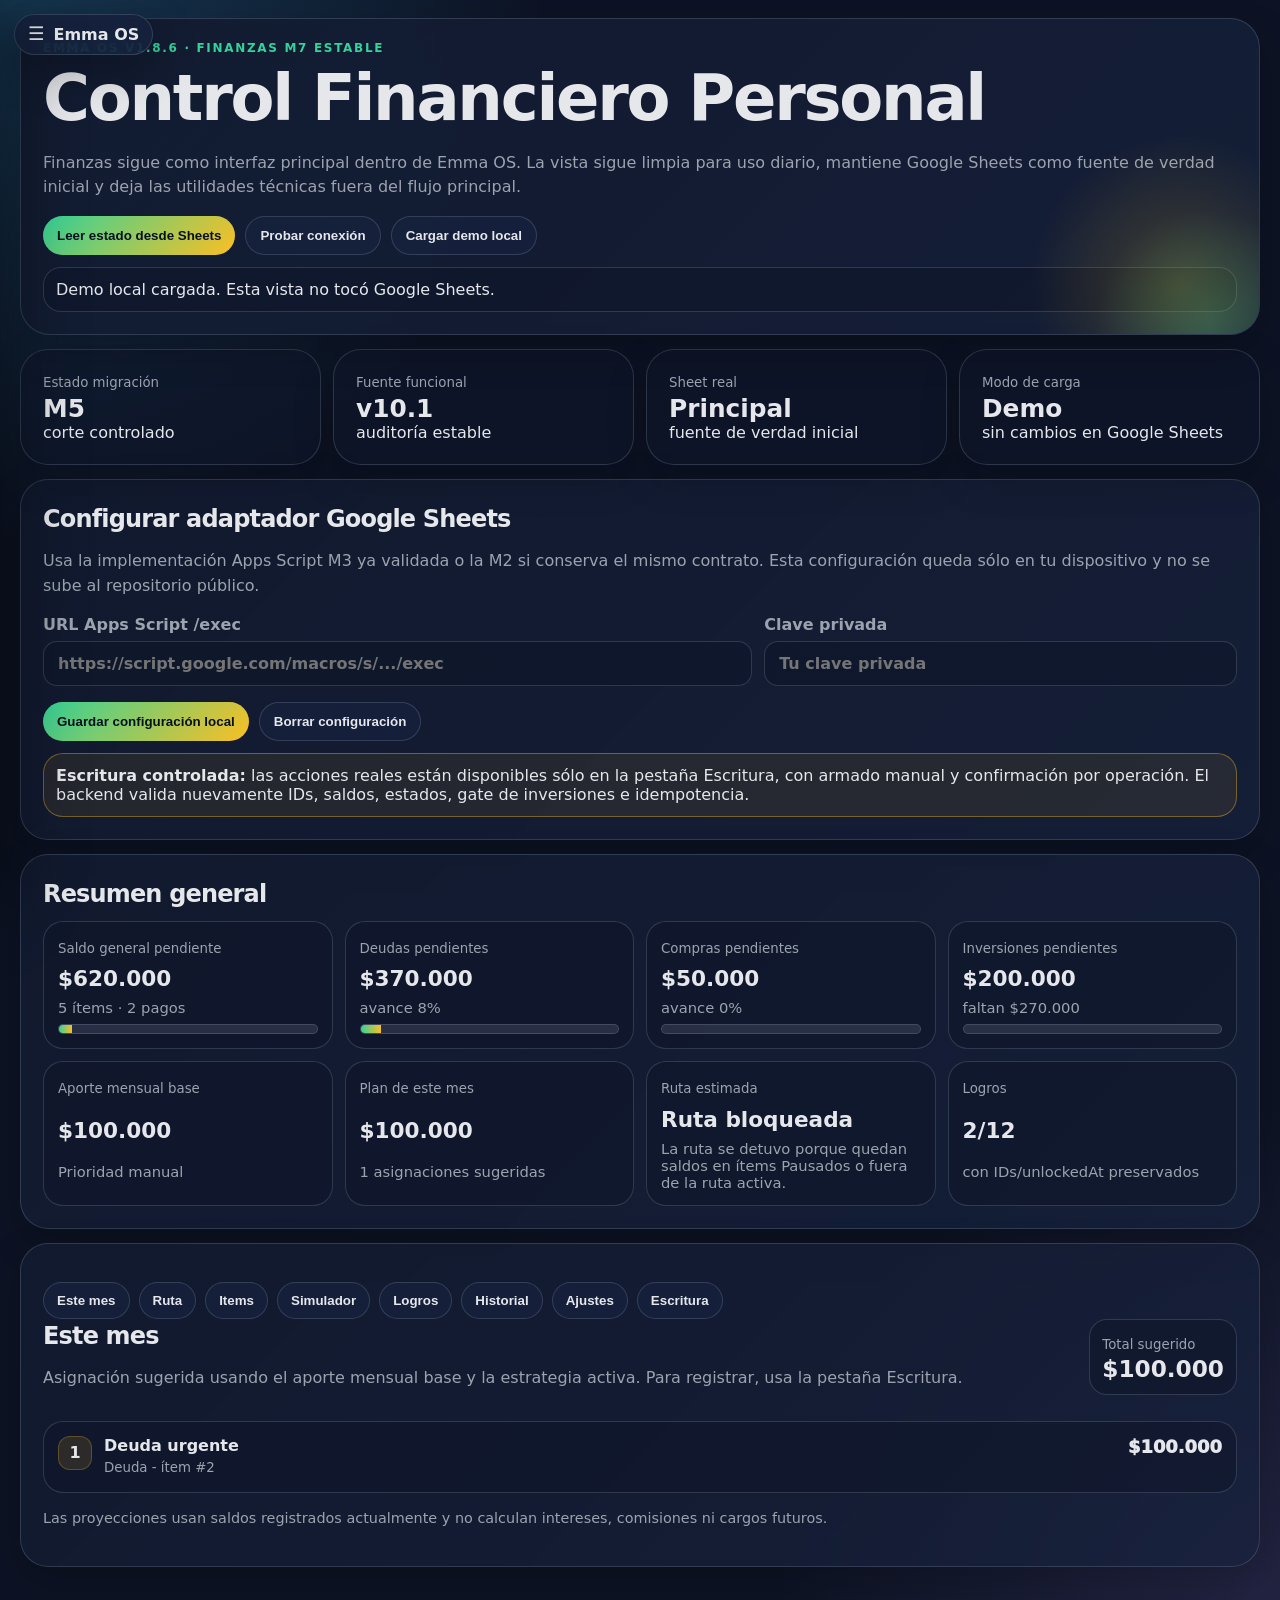
<file: apps/finanzas/index.html>
<!doctype html>
<!-- Emma OS v1.8.6 · Finanzas M6 ajustes visuales web · 2026-09-04 · OpenAI/ChatGPT (GPT-5.5 Thinking) -->
<html lang="es">
<head>
  <meta charset="utf-8" />
  <meta name="viewport" content="width=device-width, initial-scale=1" />
  <title>Emma OS · Finanzas M7 estable</title>
  <link rel="manifest" href="../../manifest.webmanifest">
  <meta name="theme-color" content="#0d1324">
  <link rel="stylesheet" href="../../emma-theme.css">
  <style>
    body{margin:0;min-height:100vh;font-family:Inter,ui-sans-serif,system-ui,-apple-system,BlinkMacSystemFont,"Segoe UI",sans-serif;background:var(--emma-bg);color:var(--emma-text)}
    .wrap{width:min(100% - 28px,1240px);margin:0 auto;padding:26px 0 44px}
    .hero,.card,.panel{border:1px solid var(--emma-line);border-radius:28px;background:linear-gradient(135deg,rgba(18,26,47,.96),rgba(23,34,61,.78));box-shadow:var(--emma-shadow);padding:22px}
    .hero{position:relative;overflow:hidden}.hero:after{content:"";position:absolute;right:-90px;bottom:-120px;width:340px;height:340px;background:radial-gradient(circle,rgba(251,191,36,.20),transparent 62%)}
    .eyebrow{color:var(--module-accent,var(--emma-yellow));font-weight:900;text-transform:uppercase;letter-spacing:.14em;font-size:.75rem}
    h1{font-size:clamp(2rem,7vw,4rem);letter-spacing:-.07em;margin:.35rem 0}h2{margin:.2rem 0 .8rem} h3{margin:.2rem 0 .55rem}.subtitle,p,li,small{color:var(--emma-muted);line-height:1.55}.mono{font-family:ui-monospace,SFMono-Regular,Menlo,Consolas,monospace}
    .actions{display:flex;gap:10px;flex-wrap:wrap;margin-top:16px}.btn{display:inline-flex;align-items:center;gap:8px;text-decoration:none;border:1px solid var(--emma-line);background:rgba(23,34,61,.78);color:var(--emma-text);border-radius:999px;padding:11px 14px;font-weight:900;cursor:pointer}.btn.primary{background:linear-gradient(135deg,var(--module-accent,var(--emma-yellow)),var(--module-accent-2,var(--emma-green)));border:0;color:#06111f}.btn:disabled{opacity:.48;cursor:not-allowed}.btn.small{padding:8px 11px;font-size:.9rem}
    .grid{display:grid;grid-template-columns:repeat(4,minmax(0,1fr));gap:12px;margin-top:14px}.card strong{display:block;font-size:1.55rem}.panel{margin-top:14px}.cols{display:grid;grid-template-columns:1fr 1fr;gap:14px}.list{display:grid;gap:10px}.row{border:1px solid var(--emma-line);border-radius:18px;background:rgba(15,23,42,.60);padding:12px}.row.ok{border-color:rgba(52,211,153,.38)}.row.warn{border-color:rgba(251,191,36,.42)}.row.err{border-color:rgba(248,113,113,.46)}
    .tag,.pill{display:inline-flex;border:1px solid var(--emma-line);border-radius:999px;padding:6px 10px;color:var(--emma-muted);font-size:.8rem;margin:2px;white-space:nowrap}.pill.active{color:#86efac;border-color:rgba(52,211,153,.35)}.pill.danger{color:#fecaca;border-color:rgba(248,113,113,.45)}.pill.pause{color:#fde68a;border-color:rgba(251,191,36,.48)}.pill.done{color:#a7f3d0;border-color:rgba(52,211,153,.48)}.pill.muted{opacity:.7}.pill.debt{color:#fca5a5}.pill.buy{color:#93c5fd}.pill.invest{color:#c4b5fd}.pill.neutral{color:#cbd5e1}
    .bar,.finance-bar{height:10px;background:rgba(148,163,184,.18);border:1px solid var(--emma-line);border-radius:999px;overflow:hidden}.bar span,.finance-bar span{display:block;height:100%;background:linear-gradient(90deg,var(--module-accent,var(--emma-yellow)),var(--module-accent-2,var(--emma-green)))}
    pre{white-space:pre-wrap;overflow:auto;max-height:340px;background:rgba(15,23,42,.75);border:1px solid var(--emma-line);border-radius:18px;padding:14px;color:#cbd5e1}.warnPanel{border-color:rgba(251,191,36,.45);background:linear-gradient(135deg,rgba(251,191,36,.12),rgba(15,23,42,.64))}
    label{display:grid;gap:7px;color:var(--emma-muted);font-weight:800}input,select{width:100%;box-sizing:border-box;border:1px solid var(--emma-line);border-radius:16px;background:rgba(15,23,42,.75);color:var(--emma-text);padding:12px 14px;font:inherit}input:focus,select:focus{outline:2px solid rgba(251,191,36,.25)}.formGrid{display:grid;grid-template-columns:1.5fr 1fr;gap:12px}.tiny{font-size:.78rem}.status{margin-top:12px;border:1px solid var(--emma-line);border-radius:18px;padding:12px;background:rgba(15,23,42,.56)}
    .finance-kpi-grid{display:grid;grid-template-columns:repeat(4,minmax(0,1fr));gap:12px}.finance-kpi-grid.compact{grid-template-columns:repeat(4,minmax(0,1fr))}.finance-kpi{border:1px solid var(--emma-line);border-radius:20px;padding:14px;background:rgba(15,23,42,.60);display:grid;gap:8px}.finance-kpi strong{font-size:1.35rem}.finance-kpi span{color:var(--emma-muted);font-size:.92rem}.finance-kpi.good{border-color:rgba(52,211,153,.38)}.finance-kpi.warn{border-color:rgba(251,191,36,.42)}
    .tabs{display:flex;gap:9px;flex-wrap:wrap;margin:16px 0 0}.tab{border:1px solid var(--emma-line);background:rgba(15,23,42,.72);color:var(--emma-muted);padding:10px 13px;border-radius:999px;font-weight:900;cursor:pointer}.tab.active{background:linear-gradient(135deg,rgba(251,191,36,.22),rgba(52,211,153,.12));color:var(--emma-text);border-color:rgba(251,191,36,.46)}.view{display:none}.view.active{display:block}
    .toolbar{display:grid;grid-template-columns:1.4fr .8fr .8fr auto;gap:10px;align-items:end}.finance-section-head{display:flex;justify-content:space-between;gap:16px;align-items:flex-start;margin-bottom:14px}.finance-big-number{border:1px solid var(--emma-line);border-radius:18px;background:rgba(15,23,42,.60);padding:12px;min-width:190px}.finance-big-number strong{display:block;font-size:1.45rem}.finance-route-list,.finance-items-list,.finance-history-list,.finance-achievements,.finance-goals{display:grid;gap:10px}.finance-goals{grid-template-columns:repeat(4,minmax(0,1fr));margin-bottom:14px}.finance-mini{border:1px solid var(--emma-line);border-radius:18px;background:rgba(15,23,42,.56);padding:12px}.finance-mini.ok{border-color:rgba(52,211,153,.38)}.finance-mini.warn{border-color:rgba(251,191,36,.32)}
    .finance-row,.finance-month,.finance-item-card,.finance-achievement,.finance-empty{border:1px solid var(--emma-line);border-radius:20px;background:rgba(15,23,42,.60);padding:14px}.finance-row{display:flex;justify-content:space-between;gap:14px;align-items:flex-start}.finance-row-main{display:flex;gap:12px;align-items:flex-start}.finance-row-main > div,.finance-item-top > div:first-child,.finance-achievement > div,.finance-mini,.finance-big-number,.finance-kpi{min-width:0}.finance-row-main strong,.finance-item-top strong,.finance-achievement strong,.finance-mini strong{display:block}.finance-row-main small,.finance-item-top small,.finance-achievement small,.finance-kpi small,.finance-big-number small,.finance-mini small{display:block;margin-top:4px;line-height:1.4}.finance-achievement p{margin:.55rem 0 0;color:var(--emma-muted)}.finance-step{width:34px;height:34px;border-radius:12px;display:grid;place-items:center;background:rgba(251,191,36,.12);border:1px solid rgba(251,191,36,.25);font-weight:900}.finance-amount{font-weight:950;font-size:1.12rem;text-align:right}.finance-month-head,.finance-item-top{display:flex;justify-content:space-between;gap:12px;align-items:start}.finance-month-payments{display:flex;gap:8px;flex-wrap:wrap;margin:8px 0}.finance-month-payments span{border:1px solid var(--emma-line);border-radius:999px;padding:6px 9px;color:var(--emma-muted);font-size:.82rem}.finance-item-card.debt{border-color:rgba(248,113,113,.30)}.finance-item-card.buy{border-color:rgba(59,130,246,.28)}.finance-item-card.invest{border-color:rgba(167,139,250,.30)}.finance-money-grid{display:grid;grid-template-columns:repeat(3,1fr);gap:8px;margin-top:10px;color:var(--emma-muted)}.finance-money-grid b{color:var(--emma-text)}.finance-note{font-size:.9rem}.finance-note.compact{margin:.7rem 0 0}.finance-note.warning{color:#fde68a}.finance-empty{color:var(--emma-muted);text-align:center}.finance-achievement{display:flex;gap:12px}.finance-achievement.unlocked{border-color:rgba(52,211,153,.36)}.finance-ach-icon{width:44px;height:44px;border-radius:16px;display:grid;place-items:center;background:rgba(255,255,255,.07);border:1px solid var(--emma-line);font-weight:900}.finance-achievement em{display:block;color:#a7f3d0;font-style:normal;font-size:.82rem;margin:.25rem 0}.is-void{opacity:.72}.readonly-lock{border:1px solid rgba(251,191,36,.38);border-radius:20px;padding:12px;background:rgba(251,191,36,.08);margin-top:12px}.checkline{display:flex;grid-template-columns:auto 1fr;align-items:center;gap:10px}.checkline input{width:auto}.write-form-grid{display:grid;grid-template-columns:repeat(2,minmax(0,1fr));gap:10px}.write-select-row input[type="checkbox"]{width:22px;height:22px}.amount-inline{min-width:150px}.write-audit{border:1px solid rgba(52,211,153,.36);background:rgba(52,211,153,.08);border-radius:18px;padding:12px;margin-top:12px}.write-danger{border-color:rgba(248,113,113,.45);background:rgba(248,113,113,.08)}
    @media(max-width:980px){.grid,.cols,.formGrid,.finance-kpi-grid,.finance-kpi-grid.compact,.finance-goals,.toolbar{grid-template-columns:1fr}.hero,.card,.panel{padding:18px}.finance-section-head,.finance-row,.finance-month-head,.finance-item-top{flex-direction:column}.finance-big-number{width:100%}.finance-money-grid{grid-template-columns:1fr}.finance-row{align-items:stretch}.finance-amount{text-align:left}}
  </style>
  <script src="../../emma-shell.js" data-base="../../" data-current="finanzas" data-version="v1.8.6" defer></script>
</head>
<body class="emma-module emma-module-finanzas">
  <main class="wrap">
    <section class="hero">
      <div class="eyebrow">Emma OS v1.8.6 · Finanzas M7 estable</div>
      <h1>Control Financiero Personal</h1>
      <p class="subtitle">Finanzas sigue como interfaz principal dentro de Emma OS. La vista sigue limpia para uso diario, mantiene Google Sheets como fuente de verdad inicial y deja las utilidades técnicas fuera del flujo principal.</p>
      <div class="actions">
        <button class="btn primary" id="readSheets" type="button">Leer estado desde Sheets</button>
        <button class="btn" id="testSheets" type="button">Probar conexión</button>
        <button class="btn" id="runDemo" type="button">Cargar demo local</button>
      </div>
      <div class="status" id="statusBox">Finanzas lista para uso diario. Carga datos desde Sheets o usa la demo local para revisar la interfaz.</div>
    </section>

    <section class="grid">
      <div class="card"><small>Estado migración</small><strong>M5</strong><span>corte controlado</span></div>
      <div class="card"><small>Fuente funcional</small><strong>v10.1</strong><span>auditoría estable</span></div>
      <div class="card"><small>Sheet real</small><strong>Principal</strong><span>fuente de verdad inicial</span></div>
      <div class="card"><small>Modo de carga</small><strong id="connectionBadge">Demo</strong><span id="connectionCaption">sin cambios en Google Sheets</span></div>
    </section>

    <section class="panel warnPanel">
      <h2>Configurar adaptador Google Sheets</h2>
      <p>Usa la implementación Apps Script M3 ya validada o la M2 si conserva el mismo contrato. Esta configuración queda sólo en tu dispositivo y no se sube al repositorio público.</p>
      <div class="formGrid">
        <label>URL Apps Script /exec
          <input id="scriptUrl" placeholder="https://script.google.com/macros/s/.../exec" autocomplete="off">
        </label>
        <label>Clave privada
          <input id="secret" placeholder="Tu clave privada" autocomplete="off" type="password">
        </label>
      </div>
      <div class="actions">
        <button class="btn primary" id="saveConfig" type="button">Guardar configuración local</button>
        <button class="btn" id="clearConfig" type="button">Borrar configuración</button>
      </div>
      <div class="readonly-lock"><strong>Escritura controlada:</strong> las acciones reales están disponibles sólo en la pestaña Escritura, con armado manual y confirmación por operación. El backend valida nuevamente IDs, saldos, estados, gate de inversiones e idempotencia.</div>
    </section>

    <section class="panel">
      <h2>Resumen general</h2>
      <div class="finance-kpi-grid" id="kpis"><article class="finance-empty">Carga demo local o estado desde Sheets.</article></div>
    </section>

    <section class="panel">
      <div class="tabs" role="tablist" aria-label="Vistas financieras">
        <button class="tab active" type="button" data-tab="mes">Este mes</button>
        <button class="tab" type="button" data-tab="ruta">Ruta</button>
        <button class="tab" type="button" data-tab="items">Items</button>
        <button class="tab" type="button" data-tab="simulador">Simulador</button>
        <button class="tab" type="button" data-tab="logros">Logros</button>
        <button class="tab" type="button" data-tab="historial">Historial</button>
        <button class="tab" type="button" data-tab="ajustes">Ajustes</button>
        <button class="tab" type="button" data-tab="escritura">Escritura</button>
      </div>

      <section class="view active" id="view-mes"></section>
      <section class="view" id="view-ruta"></section>
      <section class="view" id="view-items">
        <div class="toolbar panel" style="box-shadow:none">
          <label>Buscar ítem
            <input id="itemQuery" placeholder="Nombre, nota, ID...">
          </label>
          <label>Tipo
            <select id="itemType"><option value="todos">Todos</option><option>Deuda</option><option>Compra</option><option>Inversión</option></select>
          </label>
          <label>Estado
            <select id="itemStatus"><option value="todos">Todos</option><option>Activo</option><option>Urgente</option><option>Pausado</option><option>Pagado</option><option>Archivado</option></select>
          </label>
          <button class="btn small" type="button" id="resetItemFilters">Limpiar</button>
        </div>
        <div id="itemsList"></div>
      </section>
      <section class="view" id="view-simulador">
        <div class="panel" style="box-shadow:none">
          <h2>Simulador</h2>
          <p>Compara escenarios sin persistir datos. No agrega intereses, comisiones ni cargos futuros.</p>
          <div class="formGrid">
            <label>Monto a simular
              <input id="simAmount" inputmode="numeric" value="50000">
            </label>
            <div class="actions" style="align-items:end"><button class="btn primary" id="simulate" type="button">Simular</button></div>
          </div>
        </div>
        <div id="simulation"></div>
      </section>
      <section class="view" id="view-logros"></section>
      <section class="view" id="view-historial">
        <div class="toolbar panel" style="box-shadow:none;grid-template-columns:1.4fr .8fr auto">
          <label>Buscar pago
            <input id="paymentQuery" placeholder="Nombre, fecha, UUID, nota...">
          </label>
          <label>Estado pago
            <select id="paymentStatus"><option value="todos">Todos</option><option>Confirmado</option><option>Anulado</option></select>
          </label>
          <button class="btn small" type="button" id="resetPaymentFilters">Limpiar</button>
        </div>
        <div id="historyList"></div>
      </section>
      <section class="view" id="view-ajustes"></section>
      <section class="view" id="view-escritura"><article class="finance-empty">Carga datos desde Sheets antes de usar escritura controlada.</article></section>
    </section>
  </main>

  <script type="module">
    import { createMemoryFinanceService, createGoogleSheetsFinanceService, loadFinanceConnection, saveFinanceConnection, clearFinanceConnection } from './service/finance-service.js';
    import { settings, items, payments } from './tests/finance-fixtures.js';
    import { buildKpis, renderKpi, renderThisMonth, renderRoute, renderItems, renderSimulator, renderAchievements, renderHistory, renderSettings, money, escapeHtml } from './ui/finance-readonly-ui.js';
    import { renderWritePanel, itemToFormMap } from './ui/finance-write-ui.js';
    
    const $ = id => document.getElementById(id);
    let lastNormalizedState = null;
    let lastService = null;
    let activeTab = 'mes';
    let writesArmed = false;

    function setStatus(message, kind=''){
      const box = $('statusBox');
      box.textContent = message;
      box.className = 'status ' + kind;
    }

    function readConfig(){ return { scriptUrl: $('scriptUrl').value.trim(), secret: $('secret').value.trim() }; }


    function renderAll(normalized, service){
      lastNormalizedState = normalized;
      lastService = service;
      const state = normalized.coreState;
      renderKpi($('kpis'), buildKpis(state));
      renderThisMonth($('view-mes'), state);
      renderRoute($('view-ruta'), state);
      renderItems($('itemsList'), state, { query: $('itemQuery').value, type: $('itemType').value, status: $('itemStatus').value });
      renderSimulator($('simulation'), null);
      renderAchievements($('view-logros'), state);
      renderHistory($('historyList'), state, { query: $('paymentQuery').value, status: $('paymentStatus').value });
      renderSettings($('view-ajustes'), state, normalized.repository || {});
      renderWritePanel($('view-escritura'), state, { writesArmed });
      bindWriteControls();
    }

    async function runLocal(){
      try{
        setStatus('Cargando demo local con repositorio de memoria...', '');
        const service = createMemoryFinanceService({ settings, items, payments });
        await service.testConnection();
        const normalized = await service.getAppState();
        renderAll(normalized, service);
        $('connectionBadge').textContent = 'Demo';
        $('connectionCaption').textContent = 'sin cambios en Google Sheets';
        setStatus('Demo local cargada. Esta vista no tocó Google Sheets.', 'ok');
      }catch(error){ setStatus('Error local: ' + error.message, 'err'); }
    }

    async function testSheets(){
      try{
        setStatus('Probando conexión con Apps Script financiero...', '');
        const service = createGoogleSheetsFinanceService(readConfig());
        const result = await service.testConnection();
        setStatus(result.message || 'Conexión OK con Google Sheets.', 'ok');
        $('connectionBadge').textContent = 'Conexión OK';
        $('connectionCaption').textContent = result.message || 'adaptador listo';
      }catch(error){ setStatus('No se pudo conectar: ' + error.message, 'err'); }
    }

    async function readSheets(){
      try{
        setStatus('Leyendo estado financiero real desde Google Sheets...', '');
        const service = createGoogleSheetsFinanceService(readConfig());
        const normalized = await service.getAppState();
        renderAll(normalized, service);
        $('connectionBadge').textContent = 'Sheets';
        $('connectionCaption').textContent = 'estado real cargado';
        setStatus('Estado leído desde Google Sheets. La interfaz principal ya está lista para uso diario.', 'ok');
      }catch(error){ setStatus('No se pudo leer Sheets: ' + error.message, 'err'); }
    }

    async function simulate(){
      try{
        if(!lastNormalizedState || !lastService){ setStatus('Primero carga demo local o estado desde Sheets.', 'warn'); return; }
        const result = lastService.simulateFromState(Number($('simAmount').value)||0, lastNormalizedState);
        renderSimulator($('simulation'), result);
        setStatus(`Simulación lista para ${money(result.amount)}. No se persistió ningún cambio.`, 'ok');
      }catch(error){ $('simulation').innerHTML = `<article class="finance-empty">${error.message}</article>`; setStatus('No se pudo simular: ' + error.message, 'err'); }
    }


    function makeRequestId(prefix='emma-os-finanzas-m3'){
      return `${prefix}-${Date.now()}-${Math.random().toString(36).slice(2)}`;
    }

    function requireLoadedState(){
      if(!lastNormalizedState || !lastService) throw new Error('Primero carga demo local o estado desde Sheets.');
      return lastNormalizedState;
    }

    function requireWriteService(){
      requireLoadedState();
      if(!writesArmed) throw new Error('Primero arma la escritura para esta sesión en la pestaña Escritura.');
      const kind = lastNormalizedState?.repository?.kind || '';
      if(kind === 'memory') return lastService;
      return createGoogleSheetsFinanceService({ ...readConfig(), allowWrites: true });
    }

    async function applyWriteResult(operationLabel, operation){
      try{
        const service = requireWriteService();
        setStatus(`${operationLabel}: enviando operación controlada...`, 'warn');
        const normalized = await operation(service);
        writesArmed = false;
        renderAll(normalized, service);
        selectTab(activeTab);
        setStatus(`${operationLabel}: operación completada y estado recargado.`, 'ok');
      }catch(error){
        setStatus(`${operationLabel}: ${error.message}`, 'err');
      }
    }

    function getStateItemById(id){
      return (lastNormalizedState?.coreState?.items || []).find(item => Number(item.id) === Number(id)) || null;
    }

    function fillItemForm(item=null){
      const map = itemToFormMap(item || {});
      Object.entries(map).forEach(([id,value]) => { if($(id)) $(id).value = value; });
      if(!item && $('itemEditSelect')) $('itemEditSelect').value = '';
    }

    function selectedPlanPayments(){
      const state = requireLoadedState().coreState;
      const base = state.currentPlan?.payments || [];
      return Array.from(document.querySelectorAll('.plan-pay-check:checked')).map(check => {
        const index = Number(check.dataset.index);
        const source = base[index];
        const amount = Number($(`planAmount${index}`)?.value || 0);
        return { itemId: source.itemId, monto: amount, mesPlan: 1, nota: $('batchNote')?.value || '' };
      });
    }

    async function registerSuggestedBatch(){
      let payments;
      try { payments = selectedPlanPayments(); } catch(error) { setStatus(error.message, 'warn'); return; }
      const total = payments.reduce((sum,p)=>sum+(Number(p.monto)||0),0);
      if(!payments.length){ setStatus('Selecciona al menos una asignación sugerida.', 'warn'); return; }
      if(!confirm(`Registrar ${payments.length} pago(s) sugerido(s) por ${money(total)} en Google Sheets?`)) return;
      await applyWriteResult('Registrar plan sugerido', service => service.registerPaymentBatch({ fecha: $('batchDate').value, requestId: makeRequestId('batch'), payments }));
    }

    async function registerManualPayment(){
      const itemId = Number($('manualItemId')?.value || 0);
      const amount = Number($('manualAmount')?.value || 0);
      const item = getStateItemById(itemId);
      if(!item){ setStatus('Selecciona un ítem válido.', 'warn'); return; }
      if(!amount || amount <= 0){ setStatus('Ingresa un monto manual mayor a 0.', 'warn'); return; }
      if(!confirm(`Registrar pago manual de ${money(amount)} para “${item.nombre}”?`)) return;
      await applyWriteResult('Registrar pago manual', service => service.registerPaymentBatch({
        fecha: $('manualDate').value,
        requestId: makeRequestId('manual'),
        payments: [{ itemId, monto: amount, mesPlan: 1, nota: $('manualNote')?.value || 'Pago manual Emma OS' }]
      }));
    }

    async function saveItemFromForm(){
      const id = Number($('itemEditSelect')?.value || 0) || undefined;
      const payload = {
        id,
        nombre: $('itemName').value,
        tipo: $('itemTypeEdit').value,
        montoTotal: Number($('itemTotal').value || 0),
        pagadoPrevio: Number($('itemPaidBefore').value || 0),
        prioridad: Number($('itemPriority').value || 0),
        estado: $('itemStatusEdit').value,
        notas: $('itemNotes').value
      };
      const label = id ? `Guardar cambios del ítem #${id}` : 'Crear nuevo ítem';
      if(!confirm(`${label}?\n\nLa base real de Google Sheets será actualizada.`)) return;
      await applyWriteResult(label, service => service.saveItem(payload));
    }

    async function archiveSelectedItem(){
      const id = Number($('itemEditSelect')?.value || 0);
      const item = getStateItemById(id);
      if(!item){ setStatus('Selecciona un ítem existente para archivar.', 'warn'); return; }
      if(!confirm(`Archivar “${item.nombre}”?\n\nEl saldo dejará de contar en totales, pero el ítem no se borra.`)) return;
      await applyWriteResult('Archivar ítem', service => service.archiveItem(id));
    }

    async function saveSettingsFromForm(){
      const payload = {
        monthlyMin: Number($('settingsMin').value || 0),
        monthlyCurrent: Number($('settingsCurrent').value || 0),
        monthlyMax: Number($('settingsMax').value || 0),
        startDate: $('settingsStartDate').value,
        investmentUnlockDebtProgress: (Number($('settingsInvestmentGate').value || 0) / 100),
        strategy: $('settingsStrategy').value
      };
      if(!confirm('Guardar ajustes financieros en Google Sheets?')) return;
      await applyWriteResult('Guardar ajustes', service => service.saveSettings(payload));
    }

    async function voidSelectedPayment(){
      const pagoId = $('voidPaymentId')?.value || '';
      if(!pagoId){ setStatus('Selecciona un pago confirmado para anular.', 'warn'); return; }
      if(!confirm(`Anular pago ${pagoId}?\n\nNo se borrará: quedará marcado como Anulado.`)) return;
      await applyWriteResult('Anular pago', service => service.voidPayment(pagoId));
    }

    function bindWriteControls(){
      const enable = $('enableWrites');
      if(enable) enable.addEventListener('change', () => { writesArmed = enable.checked; setStatus(writesArmed ? 'Escritura armada para esta sesión. Confirma cada operación antes de ejecutarla.' : 'Escritura desarmada.', writesArmed ? 'warn' : ''); renderWritePanel($('view-escritura'), lastNormalizedState.coreState, { writesArmed }); bindWriteControls(); });
      $('registerSuggestedBatch')?.addEventListener('click', registerSuggestedBatch);
      $('registerManualPayment')?.addEventListener('click', registerManualPayment);
      $('saveItem')?.addEventListener('click', saveItemFromForm);
      $('archiveItem')?.addEventListener('click', archiveSelectedItem);
      $('saveSettings')?.addEventListener('click', saveSettingsFromForm);
      $('voidPayment')?.addEventListener('click', voidSelectedPayment);
      $('clearItemForm')?.addEventListener('click', () => fillItemForm(null));
      $('itemEditSelect')?.addEventListener('change', () => {
        const id = Number($('itemEditSelect').value || 0);
        fillItemForm(id ? getStateItemById(id) : null);
      });
    }

    function hydrateConfig(){
      const config = loadFinanceConnection();
      $('scriptUrl').value = config.scriptUrl || '';
      $('secret').value = config.secret || '';
    }

    function selectTab(tab){
      activeTab = tab;
      document.querySelectorAll('.tab').forEach(btn => btn.classList.toggle('active', btn.dataset.tab === tab));
      document.querySelectorAll('.view').forEach(view => view.classList.toggle('active', view.id === `view-${tab}`));
    }

    function refreshItems(){ if(lastNormalizedState) renderItems($('itemsList'), lastNormalizedState.coreState, { query: $('itemQuery').value, type: $('itemType').value, status: $('itemStatus').value }); }
    function refreshPayments(){ if(lastNormalizedState) renderHistory($('historyList'), lastNormalizedState.coreState, { query: $('paymentQuery').value, status: $('paymentStatus').value }); }

    document.querySelectorAll('.tab').forEach(btn => btn.addEventListener('click', () => selectTab(btn.dataset.tab)));
    $('runDemo').addEventListener('click', runLocal);
    $('testSheets').addEventListener('click', testSheets);
    $('readSheets').addEventListener('click', readSheets);
    $('simulate').addEventListener('click', simulate);
    $('saveConfig').addEventListener('click', () => { saveFinanceConnection(readConfig()); setStatus('Configuración financiera guardada localmente.', 'ok'); });
    $('clearConfig').addEventListener('click', () => { clearFinanceConnection(); $('scriptUrl').value=''; $('secret').value=''; setStatus('Configuración financiera borrada de este dispositivo.', 'warn'); });
    ['itemQuery','itemType','itemStatus'].forEach(id => $(id).addEventListener('input', refreshItems));
    ['paymentQuery','paymentStatus'].forEach(id => $(id).addEventListener('input', refreshPayments));
    $('resetItemFilters').addEventListener('click', () => { $('itemQuery').value=''; $('itemType').value='todos'; $('itemStatus').value='todos'; refreshItems(); });
    $('resetPaymentFilters').addEventListener('click', () => { $('paymentQuery').value=''; $('paymentStatus').value='todos'; refreshPayments(); });

    hydrateConfig();
    runLocal();
  </script>
</body>
</html>
</file>
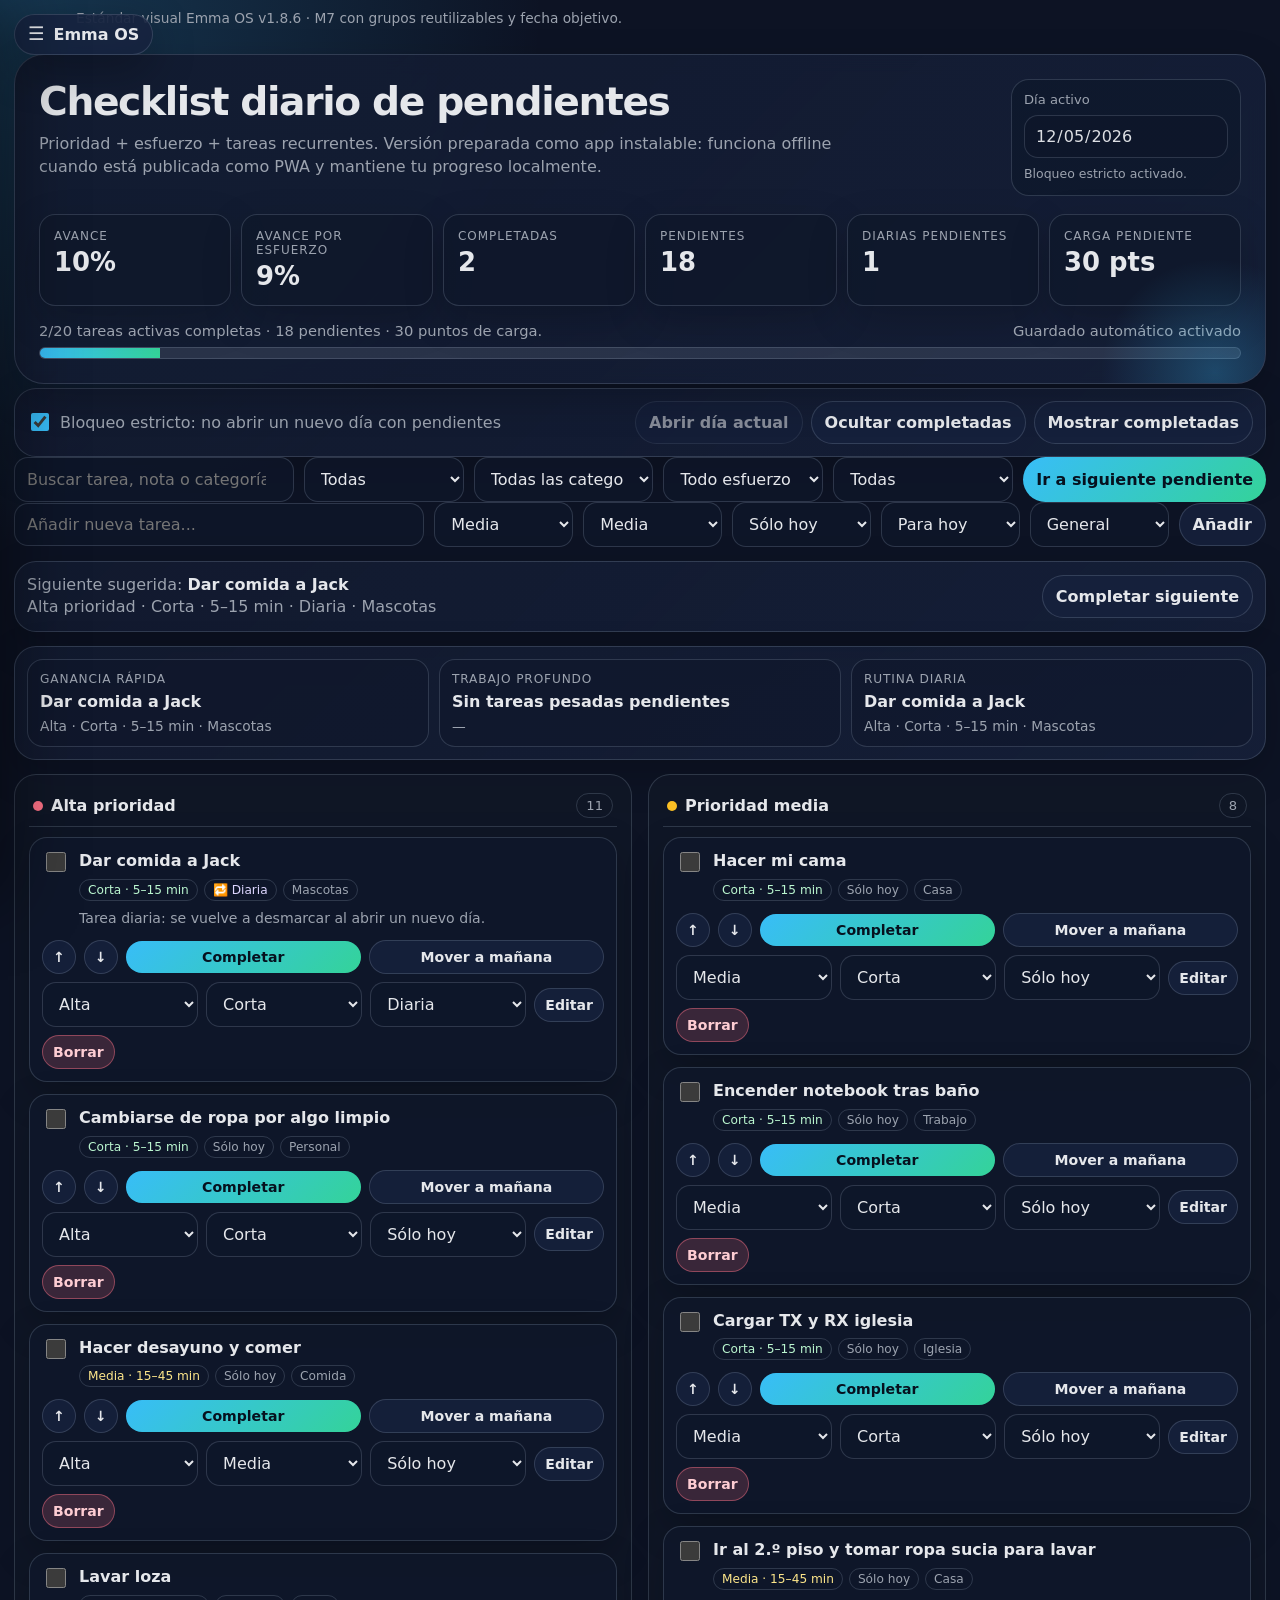
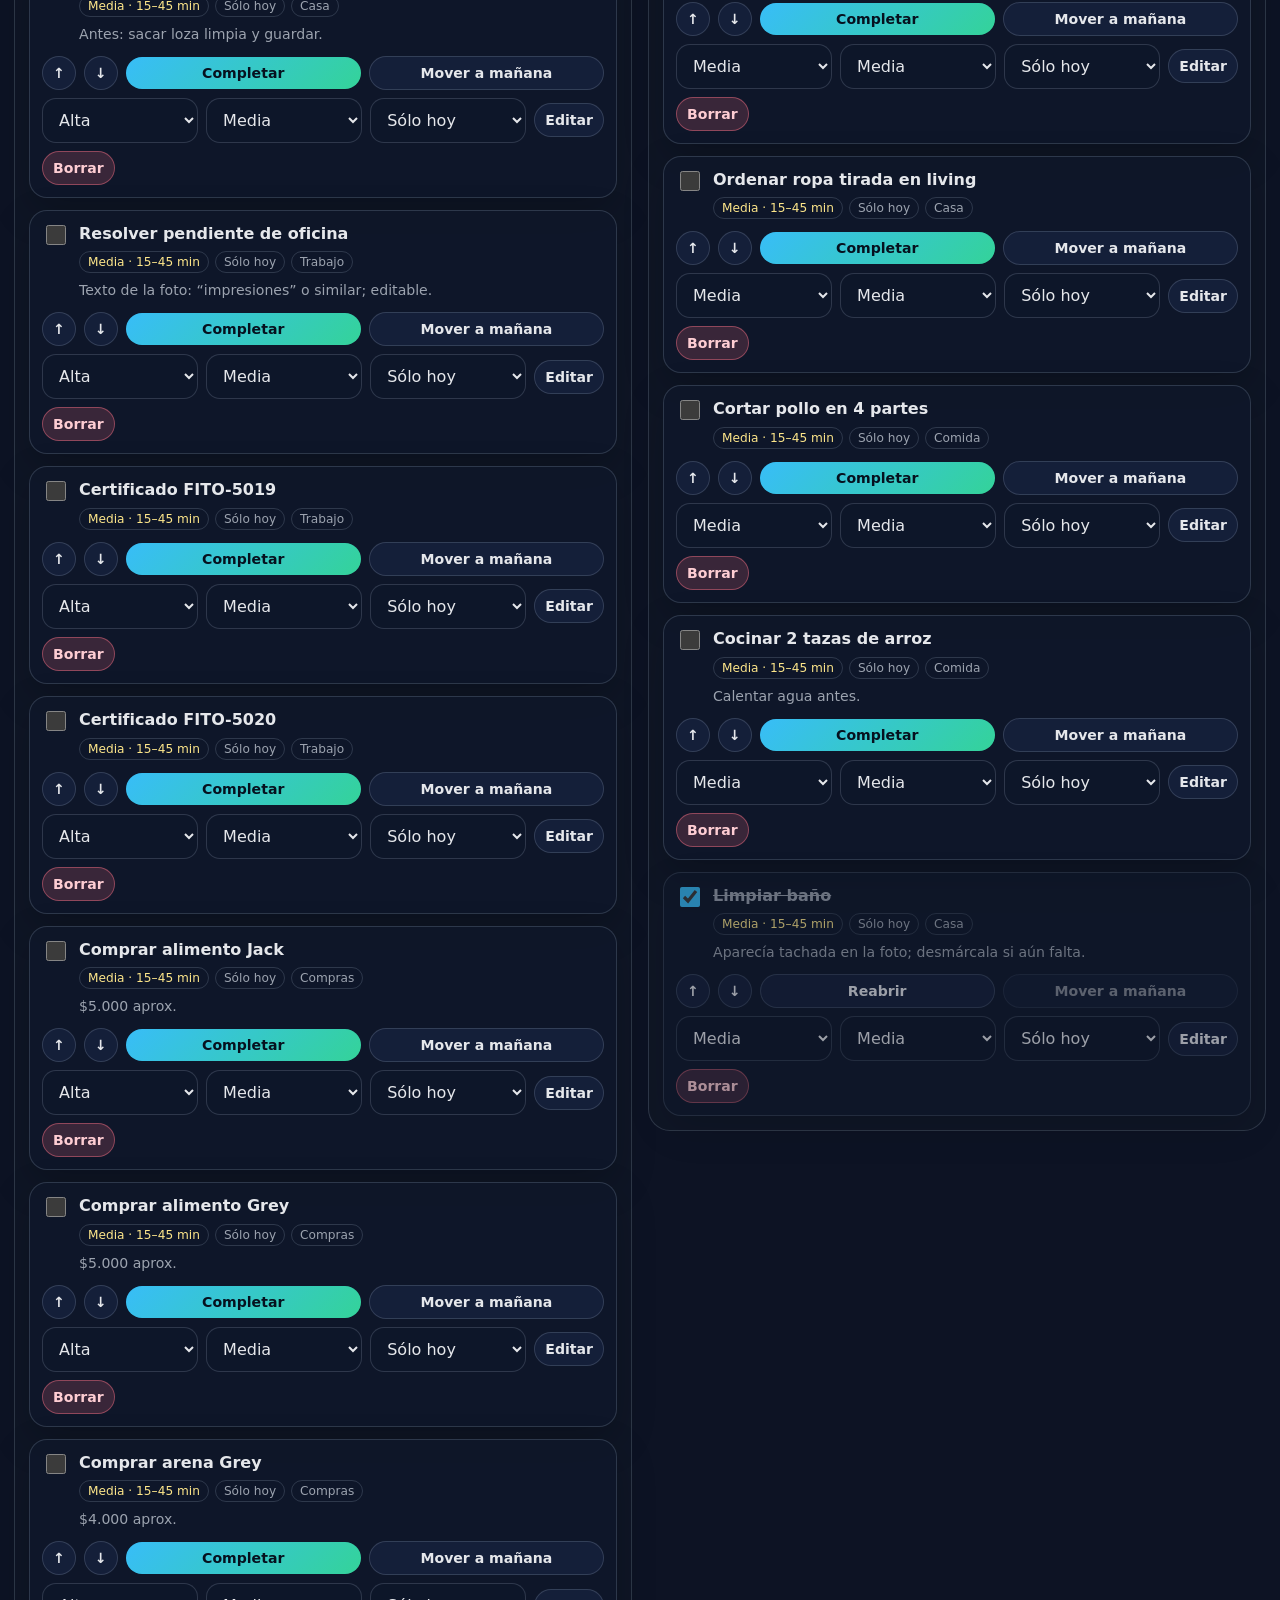
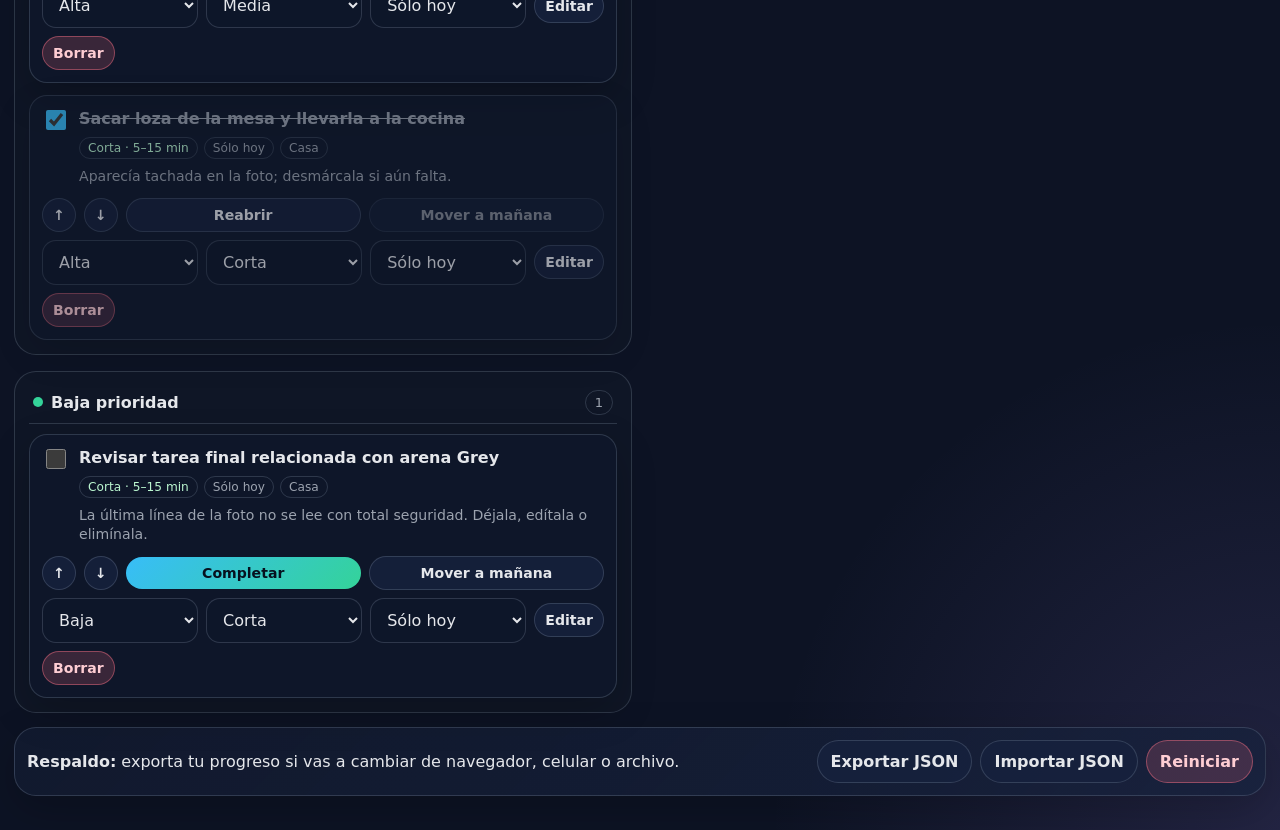
<file: apps/pendientes/index.html>
<!doctype html>
<html lang="es">
<head>
  <meta charset="utf-8" />
  <meta name="viewport" content="width=device-width, initial-scale=1" />
  <title>Emma OS — Pendientes diarios</title>
  <link rel="manifest" href="../../manifest.webmanifest">
  <meta name="theme-color" content="#0d1324">
  <meta name="mobile-web-app-capable" content="yes">
  <meta name="apple-mobile-web-app-capable" content="yes">
  <meta name="apple-mobile-web-app-title" content="Tareas Emma">
  <meta name="apple-mobile-web-app-status-bar-style" content="black-translucent">
  <link rel="icon" type="image/png" sizes="192x192" href="../../icons/icon-192.png">
  <link rel="apple-touch-icon" href="../../icons/icon-192.png">
  <style>
    :root {
      --bg: #0f172a;
      --panel: #111827;
      --panel-2: #1f2937;
      --card: #0b1220;
      --text: #e5e7eb;
      --muted: #94a3b8;
      --line: rgba(148, 163, 184, 0.24);
      --accent: #38bdf8;
      --good: #34d399;
      --warn: #fbbf24;
      --danger: #fb7185;
      --violet: #a78bfa;
      --shadow: 0 18px 60px rgba(0,0,0,.35);
      --radius: 18px;
    }
    * { box-sizing: border-box; }
    html { scroll-behavior: smooth; }
    body {
      margin: 0;
      min-height: 100vh;
      font-family: Inter, ui-sans-serif, system-ui, -apple-system, BlinkMacSystemFont, "Segoe UI", sans-serif;
      background:
        radial-gradient(circle at top left, rgba(56,189,248,.18), transparent 34rem),
        radial-gradient(circle at bottom right, rgba(52,211,153,.10), transparent 32rem),
        var(--bg);
      color: var(--text);
    }
    button, input, select { font: inherit; }
    .app { width: min(100% - 28px, 1360px); margin: 0 auto; padding: 18px 0 34px; }
    .hero {
      background: linear-gradient(135deg, rgba(17,24,39,.96), rgba(31,41,55,.88));
      border: 1px solid var(--line);
      border-radius: 28px;
      padding: 24px;
      box-shadow: var(--shadow);
      position: sticky;
      top: 10px;
      z-index: 20;
      backdrop-filter: blur(10px);
    }
    .hero-top { display: flex; align-items: flex-start; justify-content: space-between; gap: 18px; }
    h1 { margin: 0; font-size: clamp(1.55rem, 4vw, 2.45rem); letter-spacing: -.04em; }
    .subtitle { margin: 8px 0 0; color: var(--muted); line-height: 1.45; max-width: 830px; }
    .date-box {
      min-width: 230px;
      background: rgba(15,23,42,.65);
      border: 1px solid var(--line);
      border-radius: 18px;
      padding: 12px;
    }
    .date-box label { display: block; color: var(--muted); font-size: .82rem; margin-bottom: 8px; }
    .date-box input { width: 100%; color: var(--text); background: var(--card); border: 1px solid var(--line); border-radius: 12px; padding: 10px; opacity: .96; }
    .tiny { color: var(--muted); font-size: .78rem; margin-top: 8px; line-height: 1.35; }
    .stats { display: grid; grid-template-columns: repeat(6, minmax(0, 1fr)); gap: 10px; margin-top: 18px; }
    .stat { background: rgba(15,23,42,.70); border: 1px solid var(--line); border-radius: 16px; padding: 14px; }
    .stat .label { color: var(--muted); font-size: .75rem; text-transform: uppercase; letter-spacing: .08em; }
    .stat .value { font-size: 1.62rem; font-weight: 850; margin-top: 4px; }
    .progress-wrap { margin-top: 16px; }
    .progress-meta { display: flex; justify-content: space-between; gap: 12px; color: var(--muted); font-size: .92rem; margin-bottom: 8px; }
    .progress-bar { height: 12px; background: rgba(148,163,184,.18); border-radius: 999px; overflow: hidden; border: 1px solid var(--line); }
    .progress-fill { height: 100%; width: 0%; background: linear-gradient(90deg, var(--accent), var(--good)); transition: width .25s ease; }
    .panel {
      margin-top: 14px;
      background: rgba(17,24,39,.88);
      border: 1px solid var(--line);
      border-radius: var(--radius);
      padding: 12px;
      box-shadow: 0 10px 30px rgba(0,0,0,.20);
    }
    .lock-panel { display: none; border-color: rgba(251,191,36,.55); background: rgba(113,63,18,.22); }
    .lock-panel.show { display: block; }
    .lock-title { display: flex; gap: 8px; align-items: center; font-weight: 850; margin-bottom: 6px; }
    .lock-text { color: var(--muted); line-height: 1.45; margin: 0; }
    .lock-actions { display: flex; flex-wrap: wrap; gap: 8px; margin-top: 10px; }
    .toolbar { display: grid; grid-template-columns: 1.4fr .8fr .9fr .8fr .9fr auto; gap: 10px; }
    .quick-add { display: grid; grid-template-columns: minmax(220px, 1.6fr) repeat(6, minmax(120px, .85fr)) auto; gap: 10px; align-items: center; }
    .quick-add .span-wide { grid-column: span 2; }
    .hidden-control { display: none !important; }
    .settings-row { display: flex; align-items: center; justify-content: space-between; gap: 12px; flex-wrap: wrap; }
    .switchline { display: inline-flex; gap: 8px; align-items: center; color: var(--muted); }
    .switchline input { width: 18px; height: 18px; accent-color: var(--accent); }
    .control, .quick-add input, .quick-add select, .task-actions select {
      width: 100%;
      color: var(--text);
      background: var(--card);
      border: 1px solid var(--line);
      border-radius: 12px;
      padding: 11px 12px;
      outline: none;
    }
    .control:focus, .quick-add input:focus, .quick-add select:focus, .task-actions select:focus { border-color: rgba(56,189,248,.72); }
    .btn {
      border: 1px solid var(--line);
      border-radius: 12px;
      padding: 11px 13px;
      background: rgba(31,41,55,.92);
      color: var(--text);
      cursor: pointer;
      transition: transform .12s ease, border-color .12s ease, opacity .12s ease;
      white-space: nowrap;
    }
    .btn:hover { transform: translateY(-1px); border-color: rgba(56,189,248,.55); }
    .btn:disabled { opacity: .55; cursor: not-allowed; transform: none; }
    .btn.primary { background: linear-gradient(135deg, rgba(14,165,233,.95), rgba(37,99,235,.88)); border-color: rgba(125,211,252,.55); }
    .btn.good { background: rgba(16,185,129,.18); border-color: rgba(52,211,153,.55); }
    .btn.warn { background: rgba(251,191,36,.14); border-color: rgba(251,191,36,.55); }
    .btn.danger { background: rgba(251,113,133,.15); border-color: rgba(251,113,133,.55); }
    .btn.violet { background: rgba(167,139,250,.15); border-color: rgba(167,139,250,.55); }
    .btn.complete-one { background: rgba(52,211,153,.15); border-color: rgba(52,211,153,.55); }
    .btn.reopen-one { background: rgba(251,191,36,.14); border-color: rgba(251,191,36,.55); }
    .btn.postpone-one { background: rgba(167,139,250,.14); border-color: rgba(167,139,250,.55); }
    .btn.restore-one { background: rgba(56,189,248,.14); border-color: rgba(56,189,248,.55); }
    .btn.small { padding: 8px 10px; font-size: .88rem; }
    .next-box { display: flex; align-items: center; justify-content: space-between; gap: 12px; }
    .next-text { color: var(--muted); line-height: 1.4; }
    .next-text strong { color: var(--text); }
    .focus-strip { display: grid; grid-template-columns: repeat(3, minmax(0, 1fr)); gap: 10px; }
    .focus-card { background: rgba(15,23,42,.65); border: 1px solid var(--line); border-radius: 16px; padding: 12px; min-height: 78px; }
    .focus-card .kicker { color: var(--muted); font-size: .76rem; text-transform: uppercase; letter-spacing: .07em; margin-bottom: 6px; }
    .focus-card .focus-title { font-weight: 850; line-height: 1.3; }
    .focus-card .focus-meta { color: var(--muted); font-size: .86rem; margin-top: 6px; }
    .board { display: grid; grid-template-columns: repeat(2, minmax(0, 1fr)); gap: 16px; margin-top: 14px; align-items: start; }
    .column { background: rgba(17,24,39,.72); border: 1px solid var(--line); border-radius: 22px; padding: 14px; min-height: 240px; }
    .column-header { display: flex; align-items: center; justify-content: space-between; gap: 10px; margin-bottom: 10px; padding: 4px 4px 8px; border-bottom: 1px solid var(--line); }
    .column-title { font-weight: 850; display: flex; align-items: center; gap: 8px; }
    .dot { width: 10px; height: 10px; border-radius: 999px; display: inline-block; }
    .dot.high { background: var(--danger); }
    .dot.medium { background: var(--warn); }
    .dot.low { background: var(--good); }
    .count-pill { color: var(--muted); border: 1px solid var(--line); border-radius: 999px; padding: 4px 9px; font-size: .82rem; }
    .task-list { display: grid; gap: 12px; }
    .task {
      background: rgba(15,23,42,.92);
      border: 1px solid var(--line);
      border-radius: 18px;
      padding: 12px;
      box-shadow: 0 10px 28px rgba(0,0,0,.20);
    }
    .task.completed { opacity: .66; }
    .task.deferred { opacity: .78; border-style: dashed; border-color: rgba(167,139,250,.52); background: rgba(30, 27, 75, .36); }
    .task.completed .task-title { text-decoration: line-through; color: var(--muted); }
    .task.daily { border-color: rgba(167,139,250,.34); }
    .task.deferred .task-title { color: #ddd6fe; }
    .task-main { display: grid; grid-template-columns: auto 1fr; gap: 10px; align-items: flex-start; }
    .task-check { width: 20px; height: 20px; margin-top: 2px; accent-color: var(--good); }
    .task-title { font-weight: 780; line-height: 1.35; }
    .task-meta { display: flex; flex-wrap: wrap; gap: 6px; margin-top: 7px; }
    .tag { border: 1px solid var(--line); color: var(--muted); border-radius: 999px; padding: 3px 8px; font-size: .76rem; }
    .tag.effort-quick { color: #bbf7d0; border-color: rgba(52,211,153,.42); }
    .tag.effort-medium { color: #fde68a; border-color: rgba(251,191,36,.42); }
    .tag.effort-deep { color: #fecdd3; border-color: rgba(251,113,133,.42); }
    .tag.daily { color: #ddd6fe; border-color: rgba(167,139,250,.48); }
    .tag.deferred { color: #bfdbfe; border-color: rgba(56,189,248,.52); }
    .notes { color: var(--muted); font-size: .88rem; margin-top: 8px; line-height: 1.35; }
    .task-actions { display: flex; flex-wrap: wrap; gap: 8px; margin-top: 12px; align-items: center; }
    .task-actions > * { flex: 0 0 auto; }
    .task-actions select { flex: 1 1 130px; min-width: 116px; }
    .task-actions .complete-task,
    .task-actions .postpone-task { flex: 1 1 168px; }
    .task-actions .edit-task,
    .task-actions .delete-task { flex: 0 0 auto; }
    .empty { color: var(--muted); border: 1px dashed var(--line); border-radius: 16px; padding: 18px; text-align: center; }
    .footer-tools { display: flex; align-items: center; justify-content: space-between; gap: 12px; color: var(--muted); }
    .tool-buttons { display: flex; flex-wrap: wrap; gap: 8px; justify-content: flex-end; }
    .hidden-file { display: none; }
    @media (max-width: 1120px) {
      .toolbar { grid-template-columns: 1fr 1fr; }
      .quick-add { grid-template-columns: 1fr 1fr; }
      .focus-strip { grid-template-columns: 1fr; }
      .stats { grid-template-columns: repeat(2, 1fr); }
      .hero-top, .next-box, .footer-tools { flex-direction: column; align-items: stretch; }
      .date-box { min-width: 0; }
    }
    @media (max-width: 980px) {
      .board { grid-template-columns: 1fr; }
    }
    @media (max-width: 620px) {
      .app { width: min(100% - 18px, 1220px); padding-top: 10px; }
      .hero { padding: 18px; border-radius: 22px; position: static; }
      .toolbar, .quick-add, .stats { grid-template-columns: 1fr; }
      .progress-meta { flex-direction: column; }
      .task-actions { display: grid; grid-template-columns: 1fr 1fr; }
      .task-actions > * { min-width: 0; }
      .task-actions select, .task-actions .edit-task, .task-actions .delete-task, .task-actions .complete-task, .task-actions .postpone-task { grid-column: span 2; }
    }
  
    .emmaos-back{position:fixed;left:14px;bottom:14px;z-index:80;display:inline-flex;align-items:center;gap:8px;text-decoration:none;background:rgba(15,23,42,.92);color:#e5e7eb;border:1px solid rgba(148,163,184,.35);border-radius:999px;padding:10px 13px;font-weight:850;box-shadow:0 14px 34px rgba(0,0,0,.35);backdrop-filter:blur(10px)}
    .emmaos-back:hover{filter:brightness(1.12)}
  </style>
<link rel="stylesheet" href="../../emma-theme.css">
<script src="../../emma-shell.js" data-base="../../" data-current="pendientes" data-version="v1.8.6" defer></script>
</head>
<body class="emma-module emma-module-pendientes">
<header class="emma-system-bar" role="banner">
  <a class="emma-system-brand" href="../../index.html" aria-label="Volver a Emma OS">
    <span class="emma-mark">E</span>
    <span><b>Emma OS</b><small>v1.8.6 · Pendientes diarios</small></span>
  </a>
  <nav class="emma-system-nav" aria-label="Navegación principal Emma OS"><a href="../../index.html" class="">Inicio</a><a href="../pendientes/" class="active">Pendientes</a><a href="../arrowverse/" class="">Arrowverso</a><a href="../rutina-atomica/" class="">Rutina</a><a href="../despensa/" class="">Despensa</a><a href="../botiquin/" class="">Botiquín</a><a href="../respaldo/" class="">Respaldos</a></nav>
</header>
<div class="emma-module-note">Estándar visual Emma OS v1.8.6 · M7 con grupos reutilizables y fecha objetivo.</div>

  <a class="emmaos-back" href="../../index.html">← Emma OS</a>
  <div class="app">
    <header class="hero">
      <div class="hero-top">
        <div>
          <h1>Checklist diario de pendientes</h1>
          <p class="subtitle">Prioridad + esfuerzo + tareas recurrentes. Versión preparada como app instalable: funciona offline cuando está publicada como PWA y mantiene tu progreso localmente.</p>
        </div>
        <div class="date-box">
          <label for="dayInput">Día activo</label>
          <input id="dayInput" type="date" disabled />
          <div class="tiny" id="dateHint">El día se abre automáticamente sólo cuando el anterior queda cerrado.</div>
        </div>
      </div>
      <section class="stats" aria-label="Resumen de avance">
        <div class="stat"><div class="label">Avance</div><div class="value" id="statPercent">0%</div></div>
        <div class="stat"><div class="label">Avance por esfuerzo</div><div class="value" id="statEffortPercent">0%</div></div>
        <div class="stat"><div class="label">Completadas</div><div class="value" id="statDone">0</div></div>
        <div class="stat"><div class="label">Pendientes</div><div class="value" id="statPending">0</div></div>
        <div class="stat"><div class="label">Diarias pendientes</div><div class="value" id="statDailyPending">0</div></div>
        <div class="stat"><div class="label">Carga pendiente</div><div class="value" id="statLoad">0 pts</div></div>
      </section>
      <div class="progress-wrap">
        <div class="progress-meta">
          <span id="progressPhrase">Aún no hay tareas completadas.</span>
          <span id="storageNote">Guardado automático activado</span>
        </div>
        <div class="progress-bar" aria-label="Barra de progreso"><div class="progress-fill" id="progressFill"></div></div>
      </div>
    </header>

    <section class="panel lock-panel" id="lockPanel">
      <div class="lock-title">🔒 Día bloqueado</div>
      <p class="lock-text" id="lockText">Todavía quedan tareas pendientes del día activo.</p>
      <div class="lock-actions">
        <button id="openTodayBtn" class="btn good" type="button">Abrir día actual</button>
        <button id="goNextLockedBtn" class="btn primary" type="button">Ir a siguiente pendiente</button>
      </div>
    </section>

    <section class="panel settings-row">
      <label class="switchline"><input id="strictLockToggle" type="checkbox" checked /> Bloqueo estricto: no abrir un nuevo día con pendientes</label>
      <div class="tool-buttons">
        <button id="openTodayBtn2" class="btn good" type="button">Abrir día actual</button>
        <button id="hideDoneBtn" class="btn" type="button">Ocultar completadas</button>
        <button id="showDoneBtn" class="btn" type="button">Mostrar completadas</button>
        <button id="installBtn" class="btn primary" type="button" style="display:none">Instalar app</button>
      </div>
    </section>

    <div class="toolbar" role="region" aria-label="Filtros">
      <input id="searchInput" class="control" type="search" placeholder="Buscar tarea, nota o categoría..." />
      <select id="statusFilter" class="control">
        <option value="all">Todas</option>
        <option value="pending">Sólo pendientes</option>
        <option value="done">Sólo completadas</option>
        <option value="deferred">Sólo movidas a mañana</option>
      </select>
      <select id="categoryFilter" class="control"><option value="all">Todas las categorías</option></select>
      <select id="effortFilter" class="control">
        <option value="all">Todo esfuerzo</option>
        <option value="quick">Cortas / livianas</option>
        <option value="medium">Medias</option>
        <option value="deep">Largas / pesadas</option>
      </select>
      <select id="recurrenceFilter" class="control">
        <option value="all">Todas</option>
        <option value="daily">Sólo diarias</option>
        <option value="none">Sólo no recurrentes</option>
      </select>
      <button id="nextBtn" class="btn primary" type="button">Ir a siguiente pendiente</button>
    </div>

    <form class="quick-add" id="addForm">
      <input id="newTitle" class="span-wide" type="text" placeholder="Añadir nueva tarea..." autocomplete="off" required />
      <select id="newPriority" aria-label="Prioridad">
        <option value="high">Alta</option>
        <option value="medium" selected>Media</option>
        <option value="low">Baja</option>
      </select>
      <select id="newEffort" aria-label="Esfuerzo">
        <option value="quick">Corta / liviana</option>
        <option value="medium" selected>Media</option>
        <option value="deep">Larga / pesada</option>
      </select>
      <select id="newRecurrence" aria-label="Recurrencia">
        <option value="none" selected>Sólo hoy</option>
        <option value="daily">Diaria</option>
      </select>
      <select id="newDueMode" aria-label="Cuándo hacerla">
        <option value="today" selected>Para hoy</option>
        <option value="tomorrow">Para mañana</option>
        <option value="custom">Elegir fecha</option>
      </select>
      <input id="newDueDate" class="hidden-control" type="date" aria-label="Fecha objetivo" />
      <select id="newCategorySelect" aria-label="Grupo"></select>
      <input id="newCategoryCustom" class="hidden-control" type="text" placeholder="Nuevo grupo" autocomplete="off" />
      <button class="btn good" type="submit">Añadir</button>
    </form>

    <section class="panel next-box">
      <div class="next-text" id="nextTaskText">No hay tareas pendientes.</div>
      <button id="completeNextBtn" class="btn good" type="button">Completar siguiente</button>
    </section>

    <section class="panel focus-strip" aria-label="Bloques de enfoque">
      <div class="focus-card">
        <div class="kicker">Ganancia rápida</div>
        <div class="focus-title" id="quickWinTitle">Sin tareas cortas pendientes</div>
        <div class="focus-meta" id="quickWinMeta">—</div>
      </div>
      <div class="focus-card">
        <div class="kicker">Trabajo profundo</div>
        <div class="focus-title" id="deepWorkTitle">Sin tareas pesadas pendientes</div>
        <div class="focus-meta" id="deepWorkMeta">—</div>
      </div>
      <div class="focus-card">
        <div class="kicker">Rutina diaria</div>
        <div class="focus-title" id="dailyTitle">Sin diarias pendientes</div>
        <div class="focus-meta" id="dailyMeta">—</div>
      </div>
    </section>

    <main class="board" id="board" aria-live="polite"></main>

    <section class="panel footer-tools">
      <div>
        <strong>Respaldo:</strong> exporta tu progreso si vas a cambiar de navegador, celular o archivo.
      </div>
      <div class="tool-buttons">
        <button id="exportBtn" class="btn" type="button">Exportar JSON</button>
        <button id="importBtn" class="btn" type="button">Importar JSON</button>
        <button id="resetBtn" class="btn danger" type="button">Reiniciar</button>
        <input id="importFile" class="hidden-file" type="file" accept="application/json,.json" />
      </div>
    </section>
  </div>

  <script>
  const STORAGE_KEY = 'emmaos_pendientes_v1';
  const LEGACY_STORAGE_KEYS = ['emma_checklist_diario_v1'];
  const PRIORITIES = [
    { id: 'high', label: 'Alta prioridad', short: 'Alta', dot: 'high' },
    { id: 'medium', label: 'Prioridad media', short: 'Media', dot: 'medium' },
    { id: 'low', label: 'Baja prioridad', short: 'Baja', dot: 'low' },
  ];
  const EFFORTS = [
    { id: 'quick', label: 'Corta / liviana', short: 'Corta', points: 1, hint: '5–15 min' },
    { id: 'medium', label: 'Media', short: 'Media', points: 2, hint: '15–45 min' },
    { id: 'deep', label: 'Larga / pesada', short: 'Pesada', points: 3, hint: '45+ min' },
  ];
  const RECURRENCES = [
    { id: 'none', label: 'Sólo hoy', short: 'No recurrente' },
    { id: 'daily', label: 'Diaria', short: 'Diaria' },
  ];
  const DEFAULT_GROUPS = ['General','Casa','Aseo','Iglesia','Trabajo','Comida','Mascotas','Compras','Personal'];

  const initialTasks = [
    { title: 'Dar comida a Jack', priority: 'high', effort: 'quick', recurrence: 'daily', category: 'Mascotas', completed: false, notes: 'Tarea diaria: se vuelve a desmarcar al abrir un nuevo día.' },
    { title: 'Cambiarse de ropa por algo limpio', priority: 'high', effort: 'quick', recurrence: 'none', category: 'Personal', completed: false, notes: '' },
    { title: 'Limpiar baño', priority: 'medium', effort: 'medium', recurrence: 'none', category: 'Casa', completed: true, notes: 'Aparecía tachada en la foto; desmárcala si aún falta.' },
    { title: 'Sacar loza de la mesa y llevarla a la cocina', priority: 'high', effort: 'quick', recurrence: 'none', category: 'Casa', completed: true, notes: 'Aparecía tachada en la foto; desmárcala si aún falta.' },
    { title: 'Hacer desayuno y comer', priority: 'high', effort: 'medium', recurrence: 'none', category: 'Comida', completed: false, notes: '' },
    { title: 'Lavar loza', priority: 'high', effort: 'medium', recurrence: 'none', category: 'Casa', completed: false, notes: 'Antes: sacar loza limpia y guardar.' },
    { title: 'Ir al 2.º piso y tomar ropa sucia para lavar', priority: 'medium', effort: 'medium', recurrence: 'none', category: 'Casa', completed: false, notes: '' },
    { title: 'Hacer mi cama', priority: 'medium', effort: 'quick', recurrence: 'none', category: 'Casa', completed: false, notes: '' },
    { title: 'Encender notebook tras baño', priority: 'medium', effort: 'quick', recurrence: 'none', category: 'Trabajo', completed: false, notes: '' },
    { title: 'Resolver pendiente de oficina', priority: 'high', effort: 'medium', recurrence: 'none', category: 'Trabajo', completed: false, notes: 'Texto de la foto: “impresiones” o similar; editable.' },
    { title: 'Certificado FITO-5019', priority: 'high', effort: 'medium', recurrence: 'none', category: 'Trabajo', completed: false, notes: '' },
    { title: 'Certificado FITO-5020', priority: 'high', effort: 'medium', recurrence: 'none', category: 'Trabajo', completed: false, notes: '' },
    { title: 'Ordenar ropa tirada en living', priority: 'medium', effort: 'medium', recurrence: 'none', category: 'Casa', completed: false, notes: '' },
    { title: 'Cortar pollo en 4 partes', priority: 'medium', effort: 'medium', recurrence: 'none', category: 'Comida', completed: false, notes: '' },
    { title: 'Cocinar 2 tazas de arroz', priority: 'medium', effort: 'medium', recurrence: 'none', category: 'Comida', completed: false, notes: 'Calentar agua antes.' },
    { title: 'Cargar TX y RX iglesia', priority: 'medium', effort: 'quick', recurrence: 'none', category: 'Iglesia', completed: false, notes: '' },
    { title: 'Comprar alimento Jack', priority: 'high', effort: 'medium', recurrence: 'none', category: 'Compras', completed: false, notes: '$5.000 aprox.' },
    { title: 'Comprar alimento Grey', priority: 'high', effort: 'medium', recurrence: 'none', category: 'Compras', completed: false, notes: '$5.000 aprox.' },
    { title: 'Comprar arena Grey', priority: 'high', effort: 'medium', recurrence: 'none', category: 'Compras', completed: false, notes: '$4.000 aprox.' },
    { title: 'Revisar tarea final relacionada con arena Grey', priority: 'low', effort: 'quick', recurrence: 'none', category: 'Casa', completed: false, notes: 'La última línea de la foto no se lee con total seguridad. Déjala, edítala o elimínala.' },
  ].map((task, index) => ({ ...task, id: cryptoRandomId(), order: index, createdAt: new Date().toISOString(), completedAt: task.completed ? new Date().toISOString() : null }));

  let state = loadState();
  let hideDoneTemp = false;

  const els = {
    board: document.getElementById('board'), dayInput: document.getElementById('dayInput'), dateHint: document.getElementById('dateHint'),
    lockPanel: document.getElementById('lockPanel'), lockText: document.getElementById('lockText'), openTodayBtn: document.getElementById('openTodayBtn'), openTodayBtn2: document.getElementById('openTodayBtn2'), goNextLockedBtn: document.getElementById('goNextLockedBtn'), strictLockToggle: document.getElementById('strictLockToggle'),
    searchInput: document.getElementById('searchInput'), statusFilter: document.getElementById('statusFilter'), categoryFilter: document.getElementById('categoryFilter'), effortFilter: document.getElementById('effortFilter'), recurrenceFilter: document.getElementById('recurrenceFilter'),
    addForm: document.getElementById('addForm'), newTitle: document.getElementById('newTitle'), newPriority: document.getElementById('newPriority'), newEffort: document.getElementById('newEffort'), newRecurrence: document.getElementById('newRecurrence'), newDueMode: document.getElementById('newDueMode'), newDueDate: document.getElementById('newDueDate'), newCategorySelect: document.getElementById('newCategorySelect'), newCategoryCustom: document.getElementById('newCategoryCustom'),
    statPercent: document.getElementById('statPercent'), statEffortPercent: document.getElementById('statEffortPercent'), statDone: document.getElementById('statDone'), statPending: document.getElementById('statPending'), statDailyPending: document.getElementById('statDailyPending'), statLoad: document.getElementById('statLoad'),
    progressFill: document.getElementById('progressFill'), progressPhrase: document.getElementById('progressPhrase'), storageNote: document.getElementById('storageNote'),
    nextTaskText: document.getElementById('nextTaskText'), nextBtn: document.getElementById('nextBtn'), completeNextBtn: document.getElementById('completeNextBtn'),
    quickWinTitle: document.getElementById('quickWinTitle'), quickWinMeta: document.getElementById('quickWinMeta'), deepWorkTitle: document.getElementById('deepWorkTitle'), deepWorkMeta: document.getElementById('deepWorkMeta'), dailyTitle: document.getElementById('dailyTitle'), dailyMeta: document.getElementById('dailyMeta'),
    exportBtn: document.getElementById('exportBtn'), importBtn: document.getElementById('importBtn'), importFile: document.getElementById('importFile'), resetBtn: document.getElementById('resetBtn'), hideDoneBtn: document.getElementById('hideDoneBtn'), showDoneBtn: document.getElementById('showDoneBtn'), installBtn: document.getElementById('installBtn'),
  };

  boot();

  function boot() {
    maybeHandleDateRollover();
    bindEvents();
    registerPwa();
    render();
  }


  let deferredInstallPrompt = null;
  function registerPwa() {
    if ('serviceWorker' in navigator && (location.protocol === 'https:' || location.hostname === 'localhost' || location.hostname === '127.0.0.1')) {
      navigator.serviceWorker.register('../../sw.js').catch(() => {
        console.warn('No se pudo registrar el service worker. La app seguirá funcionando como web local.');
      });
    }
    window.addEventListener('beforeinstallprompt', (event) => {
      event.preventDefault();
      deferredInstallPrompt = event;
      if (els.installBtn) els.installBtn.style.display = 'inline-flex';
    });
    window.addEventListener('appinstalled', () => {
      deferredInstallPrompt = null;
      if (els.installBtn) els.installBtn.style.display = 'none';
      flashStorage('App instalada en el dispositivo.');
    });
    if (els.installBtn) {
      els.installBtn.addEventListener('click', async () => {
        if (!deferredInstallPrompt) {
          alert('Para instalarla como app, abre esta versión desde una URL HTTPS o localhost. Si ya está publicada, usa el menú del navegador y elige “Añadir a pantalla principal” o “Instalar app”.');
          return;
        }
        deferredInstallPrompt.prompt();
        await deferredInstallPrompt.userChoice;
        deferredInstallPrompt = null;
        els.installBtn.style.display = 'none';
      });
    }
  }

  function cryptoRandomId() { if (window.crypto?.randomUUID) return crypto.randomUUID(); return 'id-' + Date.now() + '-' + Math.random().toString(16).slice(2); }
  function todayISO() { const d = new Date(); const local = new Date(d.getTime() - d.getTimezoneOffset() * 60000); return local.toISOString().slice(0, 10); }
  function nowISO() { return new Date().toISOString(); }
  function isValidDate(s) { return /^\d{4}-\d{2}-\d{2}$/.test(String(s || '')); }
  function dateLabel(iso) {
    try { return new Date(iso + 'T12:00:00').toLocaleDateString('es-CL', { weekday: 'long', day: '2-digit', month: 'long', year: 'numeric' }); }
    catch { return iso; }
  }
  function isOlderThanToday() { return state.date < todayISO(); }
  function isTodayActive() { return state.date === todayISO(); }
  function tomorrowISO(base = state.date) {
    const d = new Date(base + 'T12:00:00');
    d.setDate(d.getDate() + 1);
    const local = new Date(d.getTime() - d.getTimezoneOffset() * 60000);
    return local.toISOString().slice(0, 10);
  }
  function taskFutureDate(task) {
    if (isValidDate(task.deferredUntil) && task.deferredUntil > state.date) return task.deferredUntil;
    if (isValidDate(task.targetDate) && task.targetDate > state.date) return task.targetDate;
    return null;
  }
  function isDeferred(task) { return Boolean(taskFutureDate(task)); }
  function isOverdue(task) { return Boolean(isValidDate(task.targetDate) && task.targetDate < state.date && !task.completed); }
  function activeTasks(tasks = state.tasks) { return tasks.filter(t => !isDeferred(t)); }
  function deferredTasks(tasks = state.tasks) { return tasks.filter(t => isDeferred(t)); }
  function hasPending() { return activeTasks().some(t => !t.completed); }
  function pendingTasks() { return activeTasks().filter(t => !t.completed); }

  function inferEffort(task) {
    const t = (task.title || '').toLowerCase();
    if (t.includes('jack') && (t.includes('comida') || t.includes('alimento'))) return 'quick';
    if (t.includes('cambiarse') || t.includes('cama') || t.includes('encender') || t.includes('cargar') || t.includes('revisar') || t.includes('sacar loza')) return 'quick';
    if (t.includes('limpiar baño') || t.includes('lavar') || t.includes('cocinar') || t.includes('certificado') || t.includes('comprar') || t.includes('pollo') || t.includes('ropa')) return 'medium';
    return 'medium';
  }
  function inferRecurrence(task) {
    const t = (task.title || '').toLowerCase();
    if (t.includes('dar comida a jack')) return 'daily';
    return 'none';
  }
  function normalizeTasks(tasks) {
    return tasks.map((task, index) => {
      const recurrence = RECURRENCES.some(r => r.id === task.recurrence) ? task.recurrence : inferRecurrence(task);
      return {
        id: task.id || cryptoRandomId(),
        title: task.title || 'Tarea sin título',
        priority: PRIORITIES.some(p => p.id === task.priority) ? task.priority : 'medium',
        effort: EFFORTS.some(e => e.id === task.effort) ? task.effort : inferEffort(task),
        recurrence,
        category: task.category || 'Sin categoría',
        completed: Boolean(task.completed),
        notes: task.notes || '',
        order: Number.isFinite(task.order) ? task.order : index,
        createdAt: task.createdAt || nowISO(),
        completedAt: task.completedAt || (task.completed ? nowISO() : null),
        lastResetDate: task.lastResetDate || null,
        targetDate: isValidDate(task.targetDate) ? task.targetDate : null,
        deferredUntil: isValidDate(task.deferredUntil) ? task.deferredUntil : null,
        deferredAt: task.deferredAt || null,
      };
    });
  }
  function ensureDailyJackTask(tasks) {
    const hasJack = tasks.some(t => /dar\s+comida\s+a\s+jack/i.test(t.title || ''));
    if (!hasJack) {
      tasks.unshift({
        id: cryptoRandomId(), title: 'Dar comida a Jack', priority: 'high', effort: 'quick', recurrence: 'daily', category: 'Mascotas', completed: false,
        notes: 'Tarea diaria: se vuelve a desmarcar al abrir un nuevo día.', order: -1, createdAt: nowISO(), completedAt: null, lastResetDate: null, targetDate: null,
      });
      tasks.forEach((task, index) => { task.order = index; });
    }
    return tasks;
  }
  function loadState() {
    try {
      let raw = localStorage.getItem(STORAGE_KEY);
      if (!raw) {
        for (const legacyKey of LEGACY_STORAGE_KEYS) {
          const legacy = localStorage.getItem(legacyKey);
          if (legacy) { raw = legacy; localStorage.setItem(STORAGE_KEY, legacy); break; }
        }
      }
      if (!raw) return { version: 8, date: todayISO(), strictLock: true, groups: DEFAULT_GROUPS, tasks: initialTasks };
      const parsed = JSON.parse(raw);
      if (!parsed.tasks || !Array.isArray(parsed.tasks)) throw new Error('Formato inválido');
      const normalized = normalizeTasks(parsed.tasks);
      return {
        version: 8,
        date: isValidDate(parsed.date) ? parsed.date : todayISO(),
        strictLock: typeof parsed.strictLock === 'boolean' ? parsed.strictLock : true,
        groups: normalizeGroups([...(parsed.groups || []), ...normalized.map(t => t.category)]),
        tasks: ensureDailyJackTask(normalized),
      };
    } catch (error) {
      console.warn('No se pudo leer el progreso guardado. Se cargará la lista inicial.', error);
      return { version: 8, date: todayISO(), strictLock: true, groups: DEFAULT_GROUPS, tasks: initialTasks };
    }
  }
  function saveState() { localStorage.setItem(STORAGE_KEY, JSON.stringify(state)); }
  function maybeHandleDateRollover() {
    const today = todayISO();
    if (state.date > today) state.date = today;
    if (state.date < today && (!state.strictLock || !hasPending())) {
      advanceToDate(today, { silent: true });
    } else {
      saveState();
    }
  }
  function advanceToDate(date, options = {}) {
    const previous = state.date;
    let reactivated = 0;
    state.date = date;
    state.tasks = state.tasks.map(task => {
      let updated = { ...task };
      if (updated.recurrence === 'daily' && previous !== date) {
        updated = { ...updated, completed: false, completedAt: null, lastResetDate: date };
      }
      if (updated.deferredUntil && updated.deferredUntil <= date) {
        updated = { ...updated, completed: false, completedAt: null, deferredUntil: null, deferredAt: null };
        reactivated += 1;
      }
      return updated;
    });
    saveState();
    if (!options.silent) {
      const extra = reactivated ? ` ${reactivated} tarea(s) movida(s) volvieron a pendientes.` : '';
      flashStorage('Nuevo día abierto. Las tareas diarias se reiniciaron.' + extra);
    }
    render();
  }
  function tryOpenToday() {
    const today = todayISO();
    if (state.date === today) { flashStorage('Ya estás en el día actual.'); return; }
    if (state.strictLock && hasPending()) {
      alert('Aún quedan tareas pendientes activas del día. Puedes completarlas o moverlas a mañana si dependen de factores externos.');
      render();
      return;
    }
    advanceToDate(today);
  }

  function priorityRank(priority) { const n = PRIORITIES.findIndex(p => p.id === priority); return n < 0 ? 1 : n; }
  function effortRank(effort) { const n = EFFORTS.findIndex(e => e.id === effort); return n < 0 ? 1 : n; }
  function effortPoints(effort) { return EFFORTS.find(e => e.id === effort)?.points || 2; }
  function priorityLabel(priority) { return PRIORITIES.find(p => p.id === priority)?.short || priority; }
  function effortLabel(effort) { const e = EFFORTS.find(x => x.id === effort); return e ? `${e.short} · ${e.hint}` : effort; }
  function effortShort(effort) { return EFFORTS.find(e => e.id === effort)?.short || effort; }
  function recurrenceLabel(recurrence) { return RECURRENCES.find(r => r.id === recurrence)?.label || 'Sólo hoy'; }
  function sortedTasks(tasks = state.tasks) {
    return [...tasks].sort((a, b) =>
      priorityRank(a.priority) - priorityRank(b.priority) ||
      Number(isDeferred(a)) - Number(isDeferred(b)) ||
      Number(a.completed) - Number(b.completed) ||
      effortRank(a.effort) - effortRank(b.effort) ||
      (a.order ?? 0) - (b.order ?? 0)
    );
  }
  function getFilteredTasks() {
    const q = els.searchInput.value.trim().toLowerCase();
    const status = els.statusFilter.value;
    const category = els.categoryFilter.value;
    const effort = els.effortFilter.value;
    const recurrence = els.recurrenceFilter.value;
    return sortedTasks().filter(task => {
      const deferred = isDeferred(task);
      if (hideDoneTemp && task.completed) return false;
      if (status === 'pending' && (task.completed || deferred)) return false;
      if (status === 'done' && !task.completed) return false;
      if (status === 'deferred' && !deferred) return false;
      if (category !== 'all' && task.category !== category) return false;
      if (effort !== 'all' && task.effort !== effort) return false;
      if (recurrence !== 'all' && task.recurrence !== recurrence) return false;
      if (!q) return true;
      return [task.title, task.category, task.notes, priorityLabel(task.priority), effortLabel(task.effort), recurrenceLabel(task.recurrence)].join(' ').toLowerCase().includes(q);
    });
  }
  function normalizeGroups(groups = []) {
    return [...new Set([...DEFAULT_GROUPS, ...(groups || [])]
      .map(g => String(g || '').trim())
      .filter(Boolean))]
      .sort((a, b) => a.localeCompare(b, 'es'));
  }
  function availableGroups() {
    return normalizeGroups([...(state.groups || []), ...state.tasks.map(t => t.category || 'General')]);
  }
  function rememberGroup(group) {
    const clean = String(group || '').trim() || 'General';
    state.groups = normalizeGroups([...(state.groups || []), clean]);
    return clean;
  }
  function updateNewCategorySelect() {
    if (!els.newCategorySelect) return;
    const current = els.newCategorySelect.value || 'General';
    const groups = availableGroups();
    els.newCategorySelect.innerHTML = groups.map(cat => `<option value="${escapeAttr(cat)}">${escapeHtml(cat)}</option>`).join('') + '<option value="__new__">+ Nuevo grupo…</option>';
    els.newCategorySelect.value = groups.includes(current) ? current : 'General';
    updateNewGroupUI();
  }
  function updateNewGroupUI() {
    const custom = els.newCategorySelect?.value === '__new__';
    if (els.newCategoryCustom) {
      els.newCategoryCustom.classList.toggle('hidden-control', !custom);
      els.newCategoryCustom.required = custom;
      if (custom) setTimeout(() => els.newCategoryCustom.focus(), 30);
    }
  }
  function updateDueDateUI() {
    if (!els.newDueDate) return;
    const custom = els.newDueMode?.value === 'custom';
    els.newDueDate.classList.toggle('hidden-control', !custom);
    els.newDueDate.min = state.date;
    if (custom && !els.newDueDate.value) els.newDueDate.value = state.date;
  }
  function selectedNewCategory() {
    if (els.newCategorySelect.value === '__new__') {
      const created = rememberGroup(els.newCategoryCustom.value);
      els.newCategoryCustom.value = '';
      return created;
    }
    return rememberGroup(els.newCategorySelect.value || 'General');
  }
  function selectedTargetDate() {
    const mode = els.newDueMode?.value || 'today';
    if (mode === 'tomorrow') return tomorrowISO(state.date);
    if (mode === 'custom' && isValidDate(els.newDueDate.value)) return els.newDueDate.value;
    return state.date;
  }

  function updateCategoryFilter() {
    const current = els.categoryFilter.value;
    const categories = availableGroups();
    els.categoryFilter.innerHTML = '<option value="all">Todas las categorías</option>' + categories.map(cat => `<option value="${escapeAttr(cat)}">${escapeHtml(cat)}</option>`).join('');
    els.categoryFilter.value = categories.includes(current) ? current : 'all';
    updateNewCategorySelect();
    updateDueDateUI();
  }
  function updateStats() {
    const active = activeTasks();
    const deferredCount = deferredTasks().length;
    const total = active.length;
    const done = active.filter(t => t.completed).length;
    const pending = total - done;
    const percent = total ? Math.round(done / total * 100) : 0;
    const totalEffort = active.reduce((sum, t) => sum + effortPoints(t.effort), 0);
    const doneEffort = active.filter(t => t.completed).reduce((sum, t) => sum + effortPoints(t.effort), 0);
    const pendingEffort = totalEffort - doneEffort;
    const effortPercent = totalEffort ? Math.round(doneEffort / totalEffort * 100) : 0;
    const dailyPending = active.filter(t => t.recurrence === 'daily' && !t.completed).length;
    els.statPercent.textContent = percent + '%';
    els.statEffortPercent.textContent = effortPercent + '%';
    els.statDone.textContent = done;
    els.statPending.textContent = pending;
    els.statDailyPending.textContent = dailyPending;
    els.statLoad.textContent = pendingEffort + ' pts';
    els.progressFill.style.width = percent + '%';
    const deferredText = deferredCount ? ` · ${deferredCount} tarea(s) programada(s) para después` : '';
    if (!total) els.progressPhrase.textContent = 'Aún no hay tareas activas para este día.' + deferredText;
    else if (pending === 0) els.progressPhrase.textContent = `Día cerrado: ${done}/${total} tareas activas completas${deferredText}.`;
    else els.progressPhrase.textContent = `${done}/${total} tareas activas completas · ${pending} pendientes · ${pendingEffort} puntos de carga${deferredText}.`;
  }
  function updateLockUI() {
    const locked = state.strictLock && isOlderThanToday() && hasPending();
    const older = isOlderThanToday();
    els.lockPanel.classList.toggle('show', older);
    els.dayInput.value = state.date;
    els.strictLockToggle.checked = state.strictLock;
    if (locked) {
      els.lockText.textContent = `El día activo es ${dateLabel(state.date)}. No se abrirá ${dateLabel(todayISO())} hasta completar o mover las ${pendingTasks().length} tareas pendientes activas.`;
      els.dateHint.textContent = 'Bloqueo activo: completa o mueve a mañana lo pendiente para avanzar.';
    } else if (older && !hasPending()) {
      els.lockText.textContent = `El día ${dateLabel(state.date)} está cerrado. Ya puedes abrir ${dateLabel(todayISO())}.`;
      els.dateHint.textContent = 'Día anterior completado. Puedes abrir el día actual.';
    } else {
      els.dateHint.textContent = state.strictLock ? 'Bloqueo estricto activado.' : 'Bloqueo estricto desactivado.';
    }
    const canOpenToday = state.date !== todayISO() && (!state.strictLock || !hasPending());
    els.openTodayBtn.disabled = !canOpenToday;
    els.openTodayBtn2.disabled = !canOpenToday;
  }
  function updateFocusCards() {
    const pending = sortedTasks(activeTasks()).filter(t => !t.completed);
    const quick = pending.find(t => t.effort === 'quick') || null;
    const deep = pending.find(t => t.effort === 'deep') || null;
    const daily = pending.find(t => t.recurrence === 'daily') || null;
    setFocus(els.quickWinTitle, els.quickWinMeta, quick, 'Sin tareas cortas pendientes');
    setFocus(els.deepWorkTitle, els.deepWorkMeta, deep, 'Sin tareas pesadas pendientes');
    setFocus(els.dailyTitle, els.dailyMeta, daily, 'Sin diarias pendientes');
  }
  function setFocus(titleEl, metaEl, task, emptyText) {
    if (!task) { titleEl.textContent = emptyText; metaEl.textContent = '—'; return; }
    titleEl.textContent = task.title;
    metaEl.textContent = `${priorityLabel(task.priority)} · ${effortLabel(task.effort)} · ${task.category}${isOverdue(task) ? ' · atrasada' : ''}`;
  }
  function getNextPendingTask() { return sortedTasks(activeTasks()).find(t => !t.completed) || null; }
  function updateNextBox() {
    const task = getNextPendingTask();
    if (!task) {
      els.nextTaskText.innerHTML = '<strong>Sin pendientes.</strong> Puedes cerrar el día o preparar nuevas tareas.';
      els.completeNextBtn.disabled = true;
      els.nextBtn.disabled = true;
      els.goNextLockedBtn.disabled = true;
      return;
    }
    els.nextTaskText.innerHTML = `Siguiente sugerida: <strong>${escapeHtml(task.title)}</strong><br>${priorityLabel(task.priority)} prioridad · ${effortLabel(task.effort)} · ${recurrenceLabel(task.recurrence)} · ${escapeHtml(task.category)}${isOverdue(task) ? ' · atrasada' : ''}`;
    els.completeNextBtn.disabled = false;
    els.nextBtn.disabled = false;
    els.goNextLockedBtn.disabled = false;
  }
  function renderBoard() {
    const filtered = getFilteredTasks();
    els.board.innerHTML = PRIORITIES.map(priority => {
      const tasks = filtered.filter(t => t.priority === priority.id);
      return `<section class="column" data-priority="${priority.id}">
        <div class="column-header">
          <div class="column-title"><span class="dot ${priority.dot}"></span>${priority.label}</div>
          <div class="count-pill">${tasks.length}</div>
        </div>
        <div class="task-list">
          ${tasks.length ? tasks.map(renderTask).join('') : '<div class="empty">Sin tareas visibles aquí.</div>'}
        </div>
      </section>`;
    }).join('');
  }
  function renderTask(task) {
    const effortClass = task.effort === 'quick' ? 'effort-quick' : task.effort === 'deep' ? 'effort-deep' : 'effort-medium';
    const recurringTag = task.recurrence === 'daily' ? '<span class="tag daily">🔁 Diaria</span>' : '<span class="tag">Sólo hoy</span>';
    const deferred = isDeferred(task);
    const futureDate = taskFutureDate(task);
    const deferredTag = deferred ? `<span class="tag deferred">${task.deferredUntil ? '↪ Movida' : '📅 Programada'}: ${escapeHtml(dateLabel(futureDate))}</span>` : (isOverdue(task) ? '<span class="tag deferred">⚠ Atrasada</span>' : '');
    const postponeButton = deferred
      ? `<button class="btn small restore-one postpone-task" type="button" data-action="restoreToday" data-id="${task.id}">Traer hoy</button>`
      : `<button class="btn small postpone-one postpone-task" type="button" data-action="postpone" data-id="${task.id}" ${task.completed ? 'disabled' : ''}>Mover a mañana</button>`;
    return `<article class="task ${task.completed ? 'completed' : ''} ${task.recurrence === 'daily' ? 'daily' : ''} ${deferred ? 'deferred' : ''}" id="task-${task.id}">
      <div class="task-main">
        <input class="task-check" type="checkbox" data-action="toggle" data-id="${task.id}" ${task.completed ? 'checked' : ''} ${deferred ? 'disabled' : ''} aria-label="Marcar tarea" />
        <div>
          <div class="task-title">${escapeHtml(task.title)}</div>
          <div class="task-meta">
            <span class="tag ${effortClass}">${escapeHtml(effortLabel(task.effort))}</span>
            ${recurringTag}
            ${deferredTag}
            <span class="tag">${escapeHtml(task.category)}</span>
          </div>
          ${task.notes ? `<div class="notes">${escapeHtml(task.notes)}</div>` : ''}
        </div>
      </div>
      <div class="task-actions">
        <button class="btn small" type="button" data-action="up" data-id="${task.id}">↑</button>
        <button class="btn small" type="button" data-action="down" data-id="${task.id}">↓</button>
        <button class="btn small complete-task ${task.completed ? 'reopen-one' : 'complete-one'}" type="button" data-action="completeOne" data-id="${task.id}" ${deferred ? 'disabled' : ''}>${task.completed ? 'Reabrir' : 'Completar'}</button>
        ${postponeButton}
        <select data-action="priority" data-id="${task.id}" aria-label="Cambiar prioridad">
          ${PRIORITIES.map(p => `<option value="${p.id}" ${p.id === task.priority ? 'selected' : ''}>${p.short}</option>`).join('')}
        </select>
        <select data-action="effort" data-id="${task.id}" aria-label="Cambiar esfuerzo">
          ${EFFORTS.map(e => `<option value="${e.id}" ${e.id === task.effort ? 'selected' : ''}>${e.short}</option>`).join('')}
        </select>
        <select data-action="recurrence" data-id="${task.id}" aria-label="Cambiar recurrencia">
          ${RECURRENCES.map(r => `<option value="${r.id}" ${r.id === task.recurrence ? 'selected' : ''}>${r.label}</option>`).join('')}
        </select>
        <button class="btn small edit-task" type="button" data-action="edit" data-id="${task.id}">Editar</button>
        <button class="btn small danger delete-task" type="button" data-action="delete" data-id="${task.id}">Borrar</button>
      </div>
    </article>`;
  }
  function render() {
    state.tasks = ensureDailyJackTask(normalizeTasks(state.tasks));
    updateCategoryFilter();
    updateStats();
    updateLockUI();
    updateNextBox();
    updateFocusCards();
    renderBoard();
  }

  function bindEvents() {
    ['input', 'change'].forEach(evt => {
      els.searchInput.addEventListener(evt, renderBoard);
      els.statusFilter.addEventListener(evt, renderBoard);
      els.categoryFilter.addEventListener(evt, renderBoard);
      els.effortFilter.addEventListener(evt, renderBoard);
      els.recurrenceFilter.addEventListener(evt, renderBoard);
    });
    els.newCategorySelect.addEventListener('change', updateNewGroupUI);
    els.newDueMode.addEventListener('change', updateDueDateUI);
    els.addForm.addEventListener('submit', event => {
      event.preventDefault();
      const title = els.newTitle.value.trim();
      if (!title) return;
      const maxOrder = state.tasks.reduce((max, task) => Math.max(max, task.order ?? 0), 0);
      const category = selectedNewCategory();
      const targetDate = selectedTargetDate();
      state.tasks.push({
        id: cryptoRandomId(), title, priority: els.newPriority.value, effort: els.newEffort.value, recurrence: els.newRecurrence.value,
        category, targetDate, completed: false, notes: '', order: maxOrder + 1, createdAt: nowISO(), completedAt: null, lastResetDate: null,
        deferredUntil: null, deferredAt: null,
      });
      els.newTitle.value = '';
      els.newDueMode.value = 'today';
      els.newDueDate.value = '';
      updateDueDateUI();
      saveState();
      flashStorage(targetDate > state.date ? `Tarea añadida para ${dateLabel(targetDate)}.` : 'Tarea añadida.');
      render();
    });
    els.board.addEventListener('click', event => {
      const btn = event.target.closest('[data-action]');
      if (!btn || ['priority','effort','recurrence','toggle'].includes(btn.dataset.action)) return;
      handleTaskAction(btn.dataset.action, btn.dataset.id);
    });
    els.board.addEventListener('change', event => {
      const target = event.target.closest('[data-action]');
      if (!target) return;
      handleTaskAction(target.dataset.action, target.dataset.id, target.value, target.checked);
    });
    els.nextBtn.addEventListener('click', scrollToNext);
    els.goNextLockedBtn.addEventListener('click', scrollToNext);
    els.completeNextBtn.addEventListener('click', () => {
      const task = getNextPendingTask();
      if (!task) return;
      task.completed = true;
      task.completedAt = nowISO();
      saveState();
      flashStorage('Siguiente tarea completada.');
      render();
    });
    els.hideDoneBtn.addEventListener('click', () => { hideDoneTemp = true; els.statusFilter.value = 'all'; renderBoard(); flashStorage('Completadas ocultas.'); });
    els.showDoneBtn.addEventListener('click', () => { hideDoneTemp = false; renderBoard(); flashStorage('Completadas visibles.'); });
    els.strictLockToggle.addEventListener('change', () => {
      state.strictLock = els.strictLockToggle.checked;
      saveState();
      maybeHandleDateRollover();
      render();
      flashStorage(state.strictLock ? 'Bloqueo estricto activado.' : 'Bloqueo estricto desactivado.');
    });
    els.openTodayBtn.addEventListener('click', tryOpenToday);
    els.openTodayBtn2.addEventListener('click', tryOpenToday);
    els.exportBtn.addEventListener('click', exportJson);
    els.importBtn.addEventListener('click', () => els.importFile.click());
    els.importFile.addEventListener('change', importJson);
    els.resetBtn.addEventListener('click', () => {
      if (!confirm('¿Seguro que quieres reiniciar el checklist? Esto borrará el progreso guardado de esta app.')) return;
      state = { version: 8, date: todayISO(), strictLock: true, groups: DEFAULT_GROUPS, tasks: initialTasks.map((t, index) => ({ ...t, id: cryptoRandomId(), order: index })) };
      hideDoneTemp = false;
      saveState();
      flashStorage('Checklist reiniciado.');
      render();
    });
  }
  function handleTaskAction(action, id, value, checked) {
    const task = state.tasks.find(t => t.id === id);
    if (!task) return;
    if ((action === 'toggle' || action === 'completeOne') && isDeferred(task)) {
      alert('Esta tarea está movida a mañana. Primero usa “Traer hoy” si quieres completarla ahora.');
      render();
      return;
    }
    if (action === 'toggle') { task.completed = Boolean(checked); task.completedAt = task.completed ? nowISO() : null; flashStorage(task.completed ? 'Tarea completada.' : 'Tarea reabierta.'); }
    if (action === 'completeOne') { task.completed = !task.completed; task.completedAt = task.completed ? nowISO() : null; flashStorage(task.completed ? 'Tarea completada sin cambiar prioridad.' : 'Tarea reabierta.'); }
    if (action === 'postpone') { postponeTask(task); }
    if (action === 'restoreToday') { restoreTaskToday(task); }
    if (action === 'priority') task.priority = value;
    if (action === 'effort') task.effort = value;
    if (action === 'recurrence') task.recurrence = value;
    if (action === 'delete') {
      if (!confirm(`¿Borrar la tarea “${task.title}”?`)) return;
      state.tasks = state.tasks.filter(t => t.id !== id);
    }
    if (action === 'edit') editTask(task);
    if (action === 'up') moveTask(task, -1);
    if (action === 'down') moveTask(task, 1);
    saveState();
    render();
  }
  function postponeTask(task) {
    if (task.completed) {
      alert('La tarea ya está completada. Reábrela primero si realmente necesitas moverla a mañana.');
      return;
    }
    const target = tomorrowISO(state.date);
    const ok = confirm(`¿Mover “${task.title}” a ${dateLabel(target)}? No contará como pendiente para cerrar el día actual.`);
    if (!ok) return;
    task.targetDate = target;
    task.deferredUntil = target;
    task.deferredAt = nowISO();
    task.completed = false;
    task.completedAt = null;
    flashStorage('Tarea movida a mañana.');
  }
  function restoreTaskToday(task) {
    task.targetDate = state.date;
    task.deferredUntil = null;
    task.deferredAt = null;
    task.completed = false;
    task.completedAt = null;
    flashStorage('Tarea devuelta al día actual.');
  }
  function editTask(task) {
    const title = prompt('Editar tarea:', task.title);
    if (title === null) return;
    const trimmed = title.trim();
    if (!trimmed) return;
    const category = prompt('Categoría:', task.category || 'General');
    if (category === null) return;
    const targetDate = prompt('Fecha objetivo (AAAA-MM-DD). Deja vacío para hoy:', task.targetDate || state.date);
    if (targetDate === null) return;
    const notes = prompt('Notas:', task.notes || '');
    if (notes === null) return;
    task.title = trimmed;
    task.category = rememberGroup(category.trim() || 'General');
    task.targetDate = isValidDate(targetDate) ? targetDate : state.date;
    task.deferredUntil = task.targetDate > state.date ? task.targetDate : null;
    task.deferredAt = task.deferredUntil ? (task.deferredAt || nowISO()) : null;
    task.notes = notes.trim();
  }
  function moveTask(task, direction) {
    const samePriority = sortedTasks(state.tasks.filter(t => t.priority === task.priority));
    const index = samePriority.findIndex(t => t.id === task.id);
    const swap = samePriority[index + direction];
    if (!swap) return;
    const temp = task.order;
    task.order = swap.order;
    swap.order = temp;
  }
  function scrollToNext() {
    const task = getNextPendingTask();
    if (!task) return;
    const node = document.getElementById('task-' + task.id);
    if (node) node.scrollIntoView({ behavior: 'smooth', block: 'center' });
  }
  function exportJson() {
    const payload = JSON.stringify({ ...state, exportedAt: nowISO(), app: 'checklist-diario-v7-pwa' }, null, 2);
    const blob = new Blob([payload], { type: 'application/json' });
    const url = URL.createObjectURL(blob);
    const a = document.createElement('a');
    a.href = url;
    a.download = `checklist-diario-${state.date}.json`;
    document.body.appendChild(a);
    a.click();
    a.remove();
    URL.revokeObjectURL(url);
    flashStorage('JSON exportado.');
  }
  function importJson(event) {
    const file = event.target.files?.[0];
    if (!file) return;
    const reader = new FileReader();
    reader.onload = () => {
      try {
        const parsed = JSON.parse(reader.result);
        if (!Array.isArray(parsed.tasks)) throw new Error('El archivo no contiene tareas.');
        const normalized = normalizeTasks(parsed.tasks);
        state = {
          version: 8,
          date: isValidDate(parsed.date) ? parsed.date : todayISO(),
          strictLock: typeof parsed.strictLock === 'boolean' ? parsed.strictLock : true,
          groups: normalizeGroups([...(parsed.groups || []), ...normalized.map(t => t.category)]),
          tasks: ensureDailyJackTask(normalized),
        };
        maybeHandleDateRollover();
        flashStorage('JSON importado.');
        render();
      } catch (error) {
        alert('No se pudo importar el archivo JSON: ' + error.message);
      } finally {
        els.importFile.value = '';
      }
    };
    reader.readAsText(file);
  }
  function flashStorage(message) {
    els.storageNote.textContent = message;
    window.clearTimeout(flashStorage._t);
    flashStorage._t = window.setTimeout(() => { els.storageNote.textContent = 'Guardado automático activado'; }, 2200);
  }
  function escapeHtml(value) {
    return String(value ?? '').replace(/[&<>"]/g, char => ({ '&': '&amp;', '<': '&lt;', '>': '&gt;', '"': '&quot;' }[char]));
  }
  function escapeAttr(value) { return escapeHtml(value).replace(/'/g, '&#039;'); }
  </script>
</body>
</html>
</file>
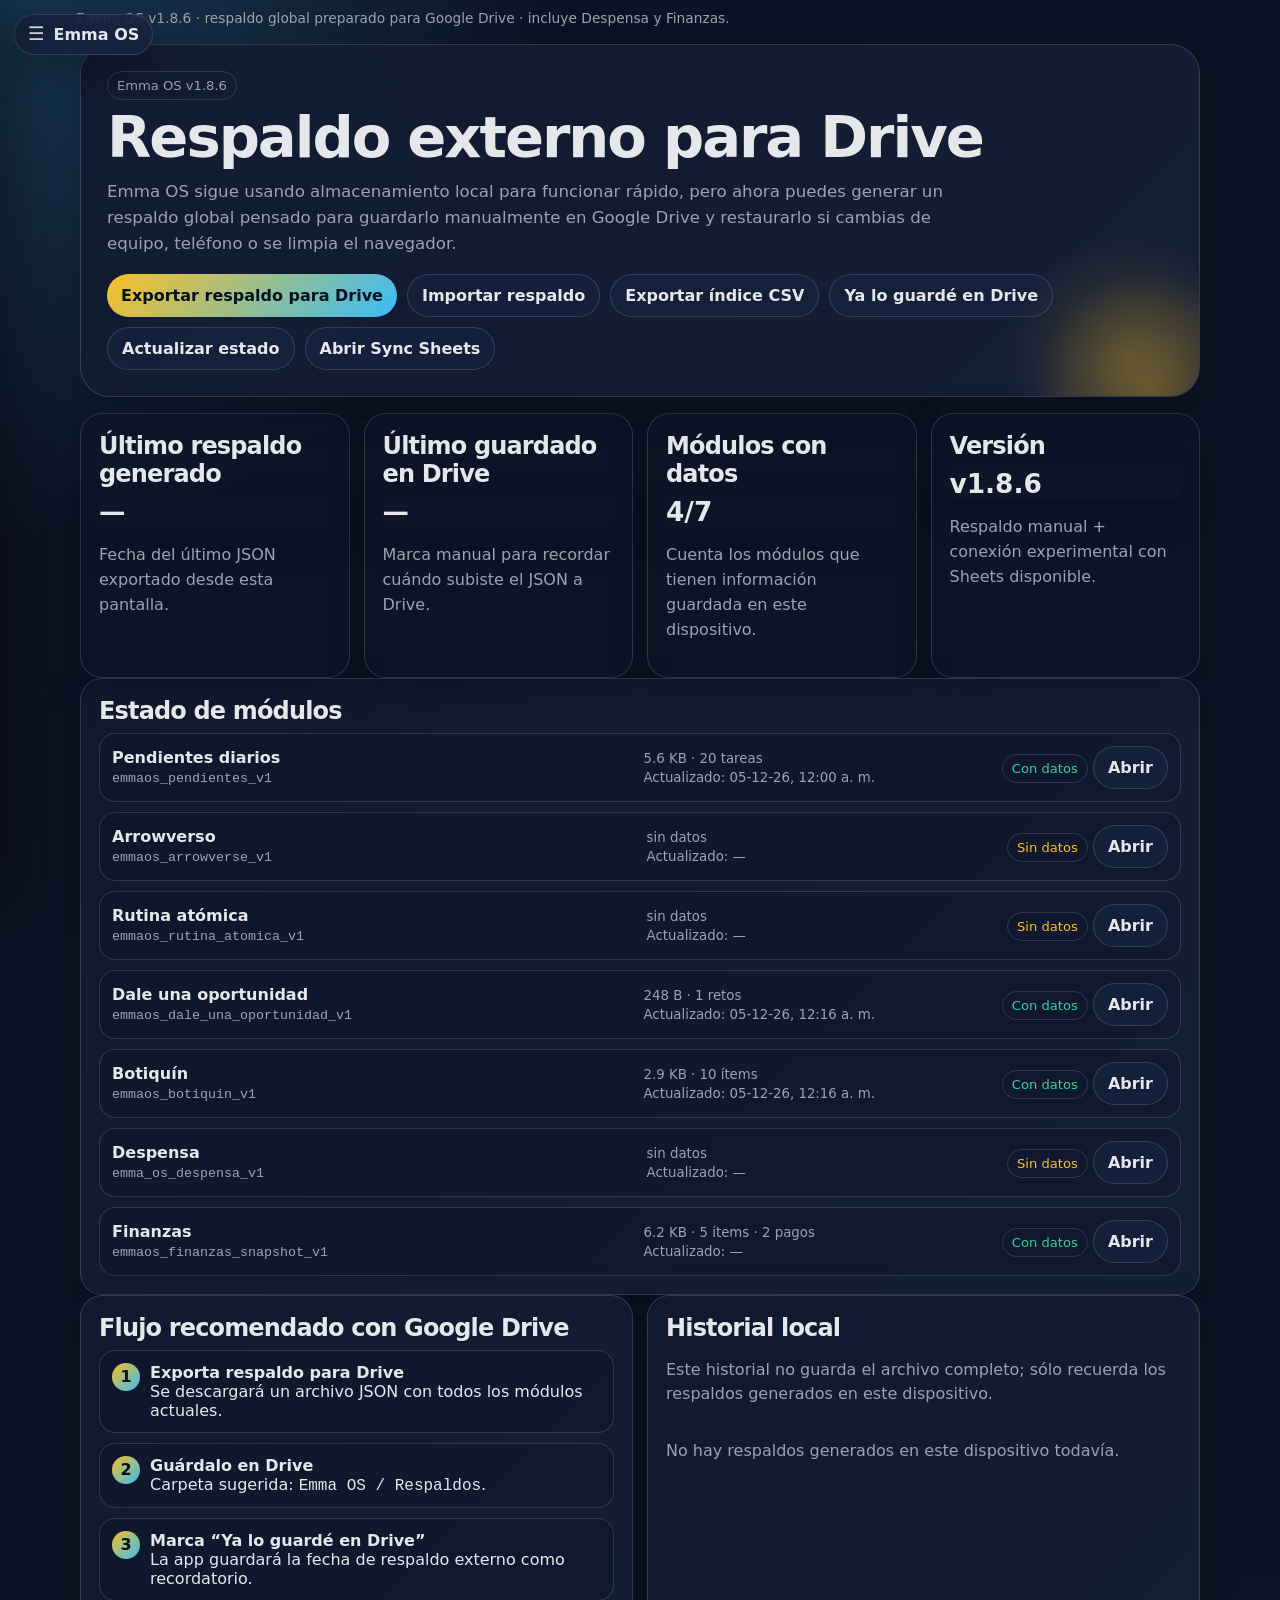
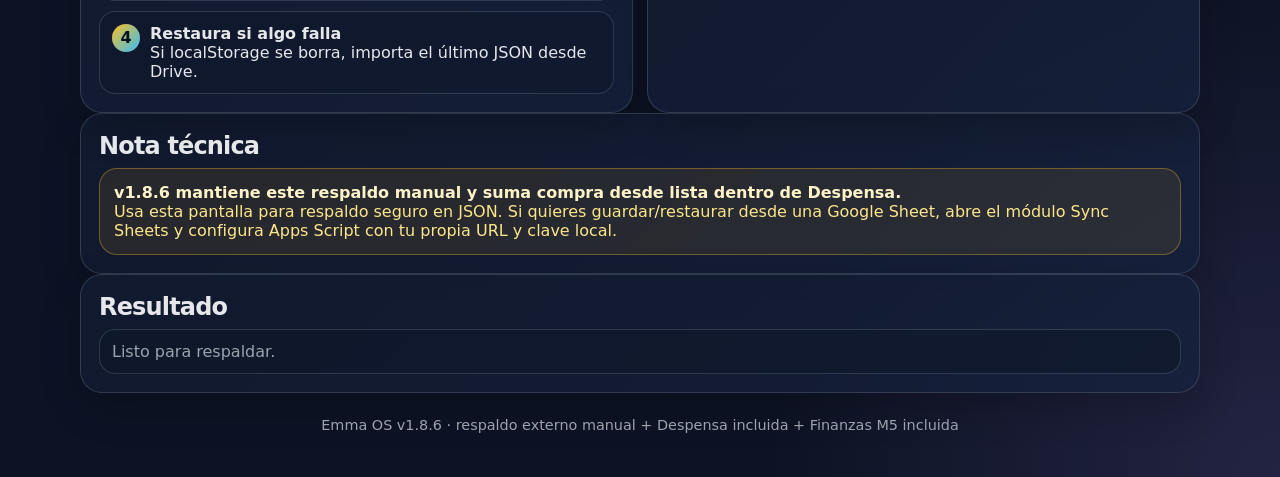
<file: apps/respaldo/index.html>
<!doctype html>
<html lang="es">
<head>
<meta charset="utf-8" />
<meta name="viewport" content="width=device-width, initial-scale=1" />
<title>Centro de respaldos externos · Emma OS</title>
<meta name="theme-color" content="#0d1324">
<style>
:root{--bg:#0d1324;--panel:#121a2f;--panel2:#17223d;--card:#0f172a;--text:#e5e7eb;--muted:#9ca3af;--line:rgba(148,163,184,.24);--accent:#fbbf24;--accent2:#38bdf8;--good:#34d399;--warn:#fbbf24;--violet:#a78bfa;--rose:#fb7185;--shadow:0 24px 70px rgba(0,0,0,.36);--radius:22px}
*{box-sizing:border-box}body{margin:0;min-height:100vh;font-family:Inter,ui-sans-serif,system-ui,-apple-system,BlinkMacSystemFont,"Segoe UI",sans-serif;background:radial-gradient(circle at top left,rgba(251,191,36,.18),transparent 34rem),radial-gradient(circle at bottom right,rgba(56,189,248,.14),transparent 32rem),var(--bg);color:var(--text)}a{color:inherit}.wrap{width:min(100% - 28px,1120px);margin:0 auto;padding:20px 0 44px}.topbar{display:flex;justify-content:space-between;align-items:center;gap:12px;margin-bottom:14px}.brand{font-weight:900;color:var(--accent);letter-spacing:.12em;text-transform:uppercase;font-size:.78rem}.btn{display:inline-flex;align-items:center;justify-content:center;gap:8px;text-decoration:none;border:1px solid var(--line);background:var(--panel2);color:var(--text);border-radius:999px;padding:11px 14px;font-weight:850;cursor:pointer;font:inherit}.btn.primary{background:linear-gradient(135deg,var(--accent),var(--accent2));color:#04111e;border:0}.btn.good{background:rgba(52,211,153,.16);border-color:rgba(52,211,153,.35);color:#bbf7d0}.btn.warn{background:rgba(251,191,36,.16);border-color:rgba(251,191,36,.35);color:#fde68a}.btn.rose{background:rgba(251,113,133,.16);border-color:rgba(251,113,133,.32);color:#fecdd3}.btn:hover{filter:brightness(1.12)}.hero{background:linear-gradient(135deg,rgba(18,26,47,.96),rgba(23,34,61,.78));border:1px solid var(--line);border-radius:30px;padding:26px;box-shadow:var(--shadow);position:relative;overflow:hidden}.hero:after{content:"";position:absolute;inset:auto -70px -100px auto;width:280px;height:280px;background:radial-gradient(circle,rgba(251,191,36,.20),transparent 62%);pointer-events:none}h1{margin:.25rem 0 .5rem;font-size:clamp(2rem,6vw,3.6rem);letter-spacing:-.06em}.subtitle{max-width:850px;color:var(--muted);font-size:1.04rem;line-height:1.55;margin:0}.actions{display:flex;gap:10px;flex-wrap:wrap;margin-top:18px}.grid{display:grid;grid-template-columns:repeat(4,minmax(0,1fr));gap:14px;margin-top:16px}.card,.panel{background:rgba(18,26,47,.82);border:1px solid var(--line);border-radius:var(--radius);padding:18px;box-shadow:0 14px 40px rgba(0,0,0,.20)}.card h2,.panel h2{margin:0 0 8px}.card p,.panel p,.panel li{color:var(--muted);line-height:1.55}.stat{font-size:1.65rem;font-weight:900}.tag{display:inline-flex;border:1px solid var(--line);border-radius:999px;padding:6px 9px;color:var(--muted);font-size:.82rem}.ok{color:var(--good)}.no{color:var(--warn)}.mono{font-family:ui-monospace,SFMono-Regular,Menlo,Monaco,Consolas,"Liberation Mono",monospace}.modules{display:grid;gap:10px}.module-row{display:grid;grid-template-columns:1.2fr .8fr auto;gap:12px;align-items:center;background:rgba(15,23,42,.55);border:1px solid var(--line);border-radius:16px;padding:12px}.module-row small{color:var(--muted)}.log{min-height:42px;background:rgba(15,23,42,.65);border:1px solid var(--line);border-radius:16px;padding:12px;color:var(--muted);white-space:pre-wrap}.hidden-input{display:none}.steps{display:grid;gap:10px}.step{display:flex;gap:10px;align-items:flex-start;background:rgba(15,23,42,.48);border:1px solid var(--line);border-radius:16px;padding:12px}.dot{width:28px;height:28px;border-radius:999px;display:grid;place-items:center;flex:0 0 auto;background:linear-gradient(135deg,var(--accent),var(--accent2));color:#06111f;font-weight:900}.split{display:grid;grid-template-columns:1fr 1fr;gap:14px}.history{display:grid;gap:9px}.history-row{display:grid;grid-template-columns:1fr auto;gap:8px;align-items:center;background:rgba(15,23,42,.52);border:1px solid var(--line);border-radius:14px;padding:11px}.preview{display:none}.preview.show{display:block}.preview-box{background:rgba(15,23,42,.65);border:1px solid var(--line);border-radius:16px;padding:13px;margin-top:10px}.preview-list{display:grid;gap:8px;margin-top:10px}.preview-item{display:flex;justify-content:space-between;gap:10px;border:1px solid var(--line);border-radius:14px;padding:9px;background:rgba(255,255,255,.035)}.notice{border:1px solid rgba(251,191,36,.35);background:rgba(251,191,36,.09);border-radius:18px;padding:14px;color:#fde68a}.notice strong{color:#fef3c7}footer{color:var(--muted);text-align:center;margin-top:24px;font-size:.9rem}@media(max-width:980px){.grid{grid-template-columns:repeat(2,minmax(0,1fr))}.module-row{grid-template-columns:1fr}.split{grid-template-columns:1fr}}@media(max-width:620px){.grid{grid-template-columns:1fr}.hero{padding:22px}.actions .btn{width:100%}}
</style>
<link rel="stylesheet" href="../../emma-theme.css">
<script src="../../emma-shell.js" data-base="../../" data-current="respaldo" data-version="v1.8.6" defer></script>
</head>
<body class="emma-module emma-module-respaldo">
<header class="emma-system-bar" role="banner">
  <a class="emma-system-brand" href="../../index.html" aria-label="Volver a Emma OS">
    <span class="emma-mark">E</span>
    <span><b>Emma OS</b><small>v1.8.6 · Respaldos externos</small></span>
  </a>
</header>
<div class="emma-module-note">Emma OS v1.8.6 · respaldo global preparado para Google Drive · incluye Despensa y Finanzas.</div>

<div class="wrap">
  <div class="topbar">
    <div class="brand">Emma OS · Centro de respaldos externos</div>
    <a class="btn" href="../../">← Volver al inicio</a>
  </div>

  <section class="hero">
    <span class="tag">Emma OS v1.8.6</span>
    <h1>Respaldo externo para Drive</h1>
    <p class="subtitle">Emma OS sigue usando almacenamiento local para funcionar rápido, pero ahora puedes generar un respaldo global pensado para guardarlo manualmente en Google Drive y restaurarlo si cambias de equipo, teléfono o se limpia el navegador.</p>
    <div class="actions">
      <button class="btn primary" id="exportDrive" type="button">Exportar respaldo para Drive</button>
      <button class="btn" id="importAll" type="button">Importar respaldo</button>
      <input class="hidden-input" id="fileInput" type="file" accept="application/json,.json">
      <button class="btn" id="exportCsv" type="button">Exportar índice CSV</button>
      <button class="btn good" id="markDrive" type="button">Ya lo guardé en Drive</button>
      <button class="btn" id="refresh" type="button">Actualizar estado</button>
      <a class="btn" href="../sheets-sync/">Abrir Sync Sheets</a>
    </div>
  </section>

  <section class="grid">
    <div class="card"><h2>Último respaldo generado</h2><div class="stat" id="lastBackup">—</div><p>Fecha del último JSON exportado desde esta pantalla.</p></div>
    <div class="card"><h2>Último guardado en Drive</h2><div class="stat" id="lastDrive">—</div><p>Marca manual para recordar cuándo subiste el JSON a Drive.</p></div>
    <div class="card"><h2>Módulos con datos</h2><div class="stat" id="modulesWithData">0/7</div><p>Cuenta los módulos que tienen información guardada en este dispositivo.</p></div>
    <div class="card"><h2>Versión</h2><div class="stat">v1.8.6</div><p>Respaldo manual + conexión experimental con Sheets disponible.</p></div>
  </section>

  <section class="panel">
    <h2>Estado de módulos</h2>
    <div class="modules" id="moduleStatus"></div>
  </section>

  <section class="panel preview" id="previewPanel">
    <h2>Previsualización del respaldo</h2>
    <p>Revisa el contenido antes de aplicar la importación. Esta acción reemplazará los datos locales de los módulos incluidos.</p>
    <div class="preview-box" id="previewBox"></div>
    <div class="actions">
      <button class="btn primary" id="applyImport" type="button">Aplicar importación</button>
      <button class="btn" id="cancelImport" type="button">Cancelar</button>
    </div>
  </section>

  <section class="split">
    <div class="panel">
      <h2>Flujo recomendado con Google Drive</h2>
      <div class="steps">
        <div class="step"><div class="dot">1</div><div><strong>Exporta respaldo para Drive</strong><br><span>Se descargará un archivo JSON con todos los módulos actuales.</span></div></div>
        <div class="step"><div class="dot">2</div><div><strong>Guárdalo en Drive</strong><br><span>Carpeta sugerida: <span class="mono">Emma OS / Respaldos</span>.</span></div></div>
        <div class="step"><div class="dot">3</div><div><strong>Marca “Ya lo guardé en Drive”</strong><br><span>La app guardará la fecha de respaldo externo como recordatorio.</span></div></div>
        <div class="step"><div class="dot">4</div><div><strong>Restaura si algo falla</strong><br><span>Si localStorage se borra, importa el último JSON desde Drive.</span></div></div>
      </div>
    </div>
    <div class="panel">
      <h2>Historial local</h2>
      <p>Este historial no guarda el archivo completo; sólo recuerda los respaldos generados en este dispositivo.</p>
      <div class="history" id="historyList"></div>
    </div>
  </section>

  <section class="panel">
    <h2>Nota técnica</h2>
    <div class="notice"><strong>v1.8.6 mantiene este respaldo manual y suma compra desde lista dentro de Despensa.</strong><br>Usa esta pantalla para respaldo seguro en JSON. Si quieres guardar/restaurar desde una Google Sheet, abre el módulo Sync Sheets y configura Apps Script con tu propia URL y clave local.</div>
  </section>

  <section class="panel">
    <h2>Resultado</h2>
    <div class="log" id="log">Listo para respaldar.</div>
  </section>

  <footer>Emma OS v1.8.6 · respaldo externo manual + Despensa incluida + Finanzas M5 incluida</footer>
</div>

<script>
/* v1.8.6 · 2026-09-05 · OpenAI/ChatGPT: respaldo global incorpora Despensa. */
const VERSION='v1.8.6';
const BACKUP_HISTORY_KEY='emmaos_backup_history_v1';
const LAST_BACKUP_KEY='emmaos_last_backup_at';
const LAST_DRIVE_KEY='emmaos_last_drive_backup_at';
const MODULES=[
  {id:'pendientes',name:'Pendientes diarios',key:'emmaos_pendientes_v1',url:'../pendientes/'},
  {id:'arrowverse',name:'Arrowverso',key:'emmaos_arrowverse_v1',url:'../arrowverse/'},
  {id:'rutina_atomica',name:'Rutina atómica',key:'emmaos_rutina_atomica_v1',url:'../rutina-atomica/'},
  {id:'dale_una_oportunidad',name:'Dale una oportunidad',key:'emmaos_dale_una_oportunidad_v1',url:'../dale-una-oportunidad/'},
  {id:'botiquin',name:'Botiquín',key:'emmaos_botiquin_v1',url:'../botiquin/'},
  {id:'despensa',name:'Despensa',key:'emma_os_despensa_v1',url:'../despensa/'},
  {id:'finanzas',name:'Finanzas',key:'emmaos_finanzas_snapshot_v1',url:'../finanzas/'}
];
let pendingImport=null;
const logEl=document.getElementById('log');
function log(msg){logEl.textContent=msg;}
function safeParse(raw){try{return raw?JSON.parse(raw):null}catch{return null}}
function friendlyDate(iso){if(!iso)return '—';try{return new Date(iso).toLocaleString('es-CL',{dateStyle:'short',timeStyle:'short'});}catch{return '—'}}
function byteSize(str){return new Blob([str||'']).size;}
function formatBytes(bytes){if(!bytes)return '0 B'; if(bytes<1024)return bytes+' B'; if(bytes<1024*1024)return (bytes/1024).toFixed(1)+' KB'; return (bytes/1024/1024).toFixed(2)+' MB';}
function filenameDate(){const d=new Date();const pad=n=>String(n).padStart(2,'0');return `${d.getFullYear()}-${pad(d.getMonth()+1)}-${pad(d.getDate())}_${pad(d.getHours())}-${pad(d.getMinutes())}`;}
function readHistory(){return safeParse(localStorage.getItem(BACKUP_HISTORY_KEY))||[]}
function writeHistory(history){localStorage.setItem(BACKUP_HISTORY_KEY,JSON.stringify(history.slice(0,12)));}
function moduleSummary(mod, raw, data){
  if(!raw) return {detail:'sin datos', records:'—', updated:'—'};
  let records='—';
  if(Array.isArray(data?.tasks)) records=`${data.tasks.length} tareas`;
  else if(Array.isArray(data?.checked)) records=`${data.checked.length} marcadas`;
  else if(data?.checked && typeof data.checked==='object') records=`${Object.values(data.checked).filter(Boolean).length} checks`;
  else if(data?.module==='control-financiero' && Array.isArray(data?.items)) records=`${data.items.length} ítems · ${(data.payments||[]).length} pagos`;
  else if(Array.isArray(data?.items)) records=`${data.items.length} ítems`;
  else if(Array.isArray(data?.products)) records=`${data.products.length} productos · ${(data.shoppingList||[]).length} en lista · ${(data.purchaseLog||[]).length} compras guardadas`;
  else if(Array.isArray(data?.counters)) records=`${data.counters.length} retos`;
  const updated=data?.updatedAt||data?.date||data?.createdAt||'';
  return {detail:`${formatBytes(byteSize(raw))} · ${records}`, records, updated:friendlyDate(updated)};
}
function collectBackup(){
  const modules={};
  for(const mod of MODULES){
    const raw=localStorage.getItem(mod.key);
    const data=safeParse(raw);
    modules[mod.id]={id:mod.id,name:mod.name,key:mod.key,raw:raw,data:data,sizeBytes:byteSize(raw),summary:moduleSummary(mod,raw,data)};
  }
  return {app:'Emma OS',backupType:'emma-os-global-drive-ready',schemaVersion:2,emmaOsVersion:VERSION,exportedAt:new Date().toISOString(),origin:location.origin,modules};
}
function downloadText(filename,text,type='application/json'){
  const blob=new Blob([text],{type});const url=URL.createObjectURL(blob);const a=document.createElement('a');a.href=url;a.download=filename;document.body.appendChild(a);a.click();a.remove();URL.revokeObjectURL(url);return byteSize(text);
}
function exportDriveBackup(){
  const backup=collectBackup();const text=JSON.stringify(backup,null,2);const filename=`emma-os-drive-backup-${filenameDate()}.json`;const size=downloadText(filename,text,'application/json');
  localStorage.setItem(LAST_BACKUP_KEY,backup.exportedAt);
  const withData=Object.values(backup.modules).filter(m=>m.raw).length;
  const history=readHistory();history.unshift({filename,exportedAt:backup.exportedAt,sizeBytes:size,modulesWithData:withData,version:VERSION});writeHistory(history);
  render();log(`Respaldo generado: ${filename}\nAhora guárdalo en Google Drive. Cuando lo hagas, pulsa “Ya lo guardé en Drive”.`);
}
function escapeCsv(value){const s=String(value??'');return '"'+s.replace(/"/g,'""')+'"';}
function exportCsvIndex(){
  const backup=collectBackup();
  const rows=[['Modulo','Clave','Tiene datos','Tamaño','Registros','Actualizado','Version Emma OS','Exportado']];
  for(const mod of MODULES){const m=backup.modules[mod.id];rows.push([m.name,m.key,m.raw?'Sí':'No',formatBytes(m.sizeBytes),m.summary.records,m.summary.updated,VERSION,friendlyDate(backup.exportedAt)]);}
  const csv=rows.map(r=>r.map(escapeCsv).join(',')).join('\n');
  const filename=`emma-os-indice-${filenameDate()}.csv`;downloadText(filename,csv,'text/csv;charset=utf-8');
  log(`Índice CSV exportado: ${filename}\nPuedes abrirlo con Excel o Google Sheets para revisar un resumen, pero el respaldo restaurable es el JSON.`);
}
function render(){
  document.getElementById('lastBackup').textContent=friendlyDate(localStorage.getItem(LAST_BACKUP_KEY));
  document.getElementById('lastDrive').textContent=friendlyDate(localStorage.getItem(LAST_DRIVE_KEY));
  let count=0;
  const rows=MODULES.map(mod=>{const raw=localStorage.getItem(mod.key);const has=!!raw;if(has)count++;const parsed=safeParse(raw);const summary=moduleSummary(mod,raw,parsed);return `<div class="module-row"><div><strong>${mod.name}</strong><br><small class="mono">${mod.key}</small></div><div><small>${summary.detail}</small><br><small>Actualizado: ${summary.updated}</small></div><div><span class="tag ${has?'ok':'no'}">${has?'Con datos':'Sin datos'}</span> <a class="btn" href="${mod.url}">Abrir</a></div></div>`;}).join('');
  document.getElementById('moduleStatus').innerHTML=rows;document.getElementById('modulesWithData').textContent=`${count}/${MODULES.length}`;
  const history=readHistory();
  document.getElementById('historyList').innerHTML=history.length?history.map(h=>`<div class="history-row"><div><strong>${h.filename}</strong><br><small>${friendlyDate(h.exportedAt)} · ${h.modulesWithData}/${MODULES.length} módulos · ${formatBytes(h.sizeBytes)}</small></div><span class="tag">${h.version||'—'}</span></div>`).join(''):'<p>No hay respaldos generados en este dispositivo todavía.</p>';
}
function validateBackup(json){
  const errors=[];
  if(!json || typeof json!=='object') errors.push('El archivo no contiene un objeto JSON válido.');
  if(json.app!=='Emma OS') errors.push('No se detectó la marca app: Emma OS.');
  if(!json.modules || typeof json.modules!=='object') errors.push('No se encontró la sección modules.');
  const available=MODULES.filter(mod=>json.modules && json.modules[mod.id]);
  if(!available.length) errors.push('No contiene módulos reconocidos por Emma OS.');
  return {ok:errors.length===0,errors,available};
}
function showPreview(json,fileName){
  const validation=validateBackup(json);const panel=document.getElementById('previewPanel');const box=document.getElementById('previewBox');panel.classList.add('show');
  if(!validation.ok){pendingImport=null;box.innerHTML=`<p class="no"><strong>No se puede importar este archivo.</strong></p><ul>${validation.errors.map(e=>`<li>${e}</li>`).join('')}</ul>`;document.getElementById('applyImport').disabled=true;log('Archivo revisado, pero no es un respaldo válido de Emma OS.');return;}
  pendingImport={json,fileName,available:validation.available};document.getElementById('applyImport').disabled=false;
  const rows=validation.available.map(mod=>{const entry=json.modules[mod.id];const raw=entry.raw || (entry.data!==undefined&&entry.data!==null?JSON.stringify(entry.data):'');const summary=moduleSummary(mod,raw,entry.data||safeParse(raw));return `<div class="preview-item"><span><strong>${mod.name}</strong><br><small>${summary.detail}</small></span><span class="tag">incluido</span></div>`;}).join('');
  box.innerHTML=`<p><strong>Archivo:</strong> ${fileName}</p><p><strong>Exportado:</strong> ${friendlyDate(json.exportedAt)} · <strong>Versión:</strong> ${json.emmaOsVersion||'—'} · <strong>Tipo:</strong> ${json.backupType||'respaldo global'}</p><div class="preview-list">${rows}</div>`;
  log('Respaldo previsualizado. Revísalo y pulsa “Aplicar importación” si corresponde.');
}
async function importFile(file){try{const text=await file.text();const json=JSON.parse(text);showPreview(json,file.name);}catch(err){pendingImport=null;document.getElementById('previewPanel').classList.add('show');document.getElementById('previewBox').innerHTML='<p class="no"><strong>No pude leer este archivo.</strong></p><p>Revisa que sea un JSON exportado desde Emma OS.</p>';document.getElementById('applyImport').disabled=true;log('No pude importar el archivo.');}}
function applyImport(){
  if(!pendingImport) return;
  const names=pendingImport.available.map(m=>m.name).join(', ');
  const ok=confirm(`Esto reemplazará los datos locales de: ${names}.\n\n¿Quieres continuar?`);
  if(!ok){log('Importación cancelada.');return;}
  for(const mod of pendingImport.available){const entry=pendingImport.json.modules[mod.id];if(entry.raw){localStorage.setItem(mod.key,entry.raw);}else if(entry.data!==undefined&&entry.data!==null){localStorage.setItem(mod.key,JSON.stringify(entry.data));}}
  localStorage.setItem('emmaos_last_import_at',new Date().toISOString());
  log(`Respaldo importado correctamente: ${names}. Revisa cada módulo para confirmar que todo esté bien.`);
  pendingImport=null;document.getElementById('previewPanel').classList.remove('show');render();
}
document.getElementById('exportDrive').addEventListener('click',exportDriveBackup);
document.getElementById('exportCsv').addEventListener('click',exportCsvIndex);
document.getElementById('importAll').addEventListener('click',()=>document.getElementById('fileInput').click());
document.getElementById('fileInput').addEventListener('change',e=>{const file=e.target.files?.[0]; if(file) importFile(file); e.target.value='';});
document.getElementById('applyImport').addEventListener('click',applyImport);
document.getElementById('cancelImport').addEventListener('click',()=>{pendingImport=null;document.getElementById('previewPanel').classList.remove('show');log('Importación cancelada.');});
document.getElementById('refresh').addEventListener('click',()=>{render();log('Estado actualizado.');});
document.getElementById('markDrive').addEventListener('click',()=>{const now=new Date().toISOString();localStorage.setItem(LAST_DRIVE_KEY,now);render();log('Fecha de guardado externo actualizada. Esto no sube el archivo por sí solo; confirma que ya lo guardaste en Drive.');});
render();
</script>
</body>
</html>
</file>
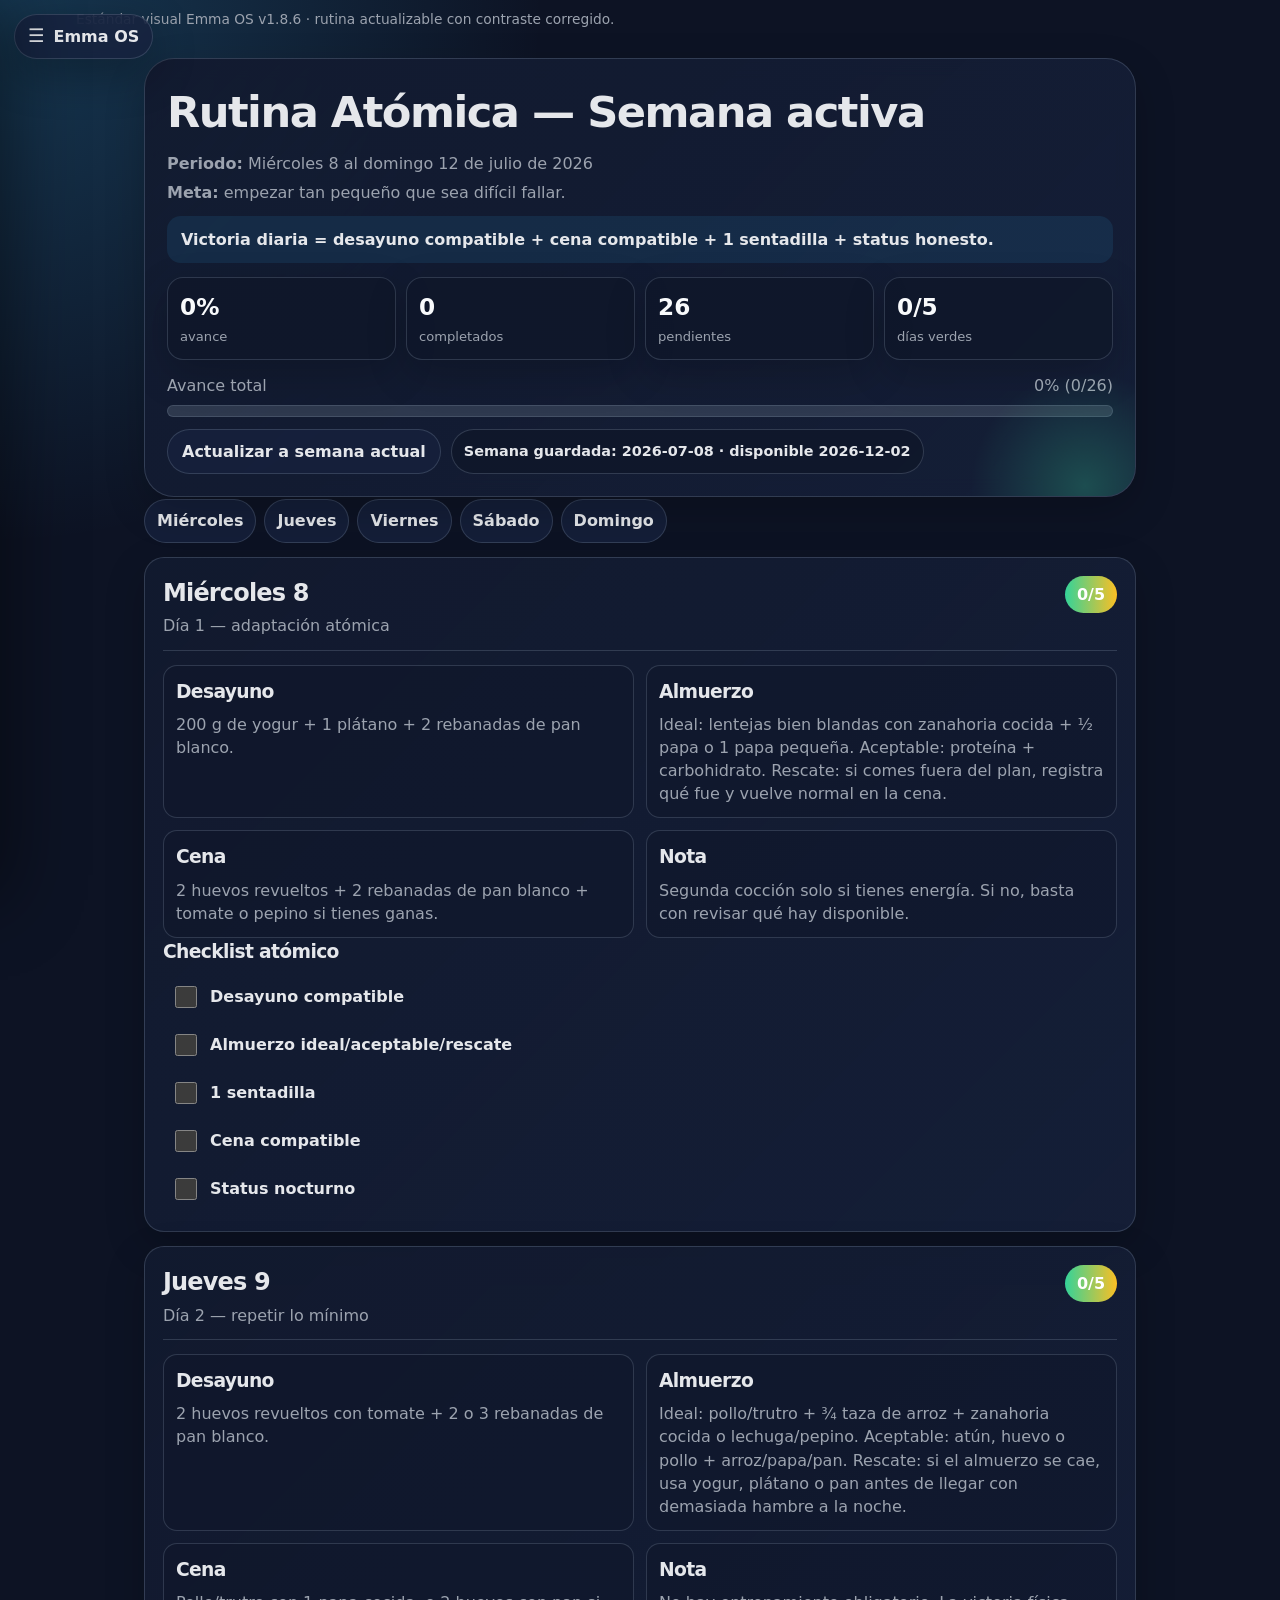
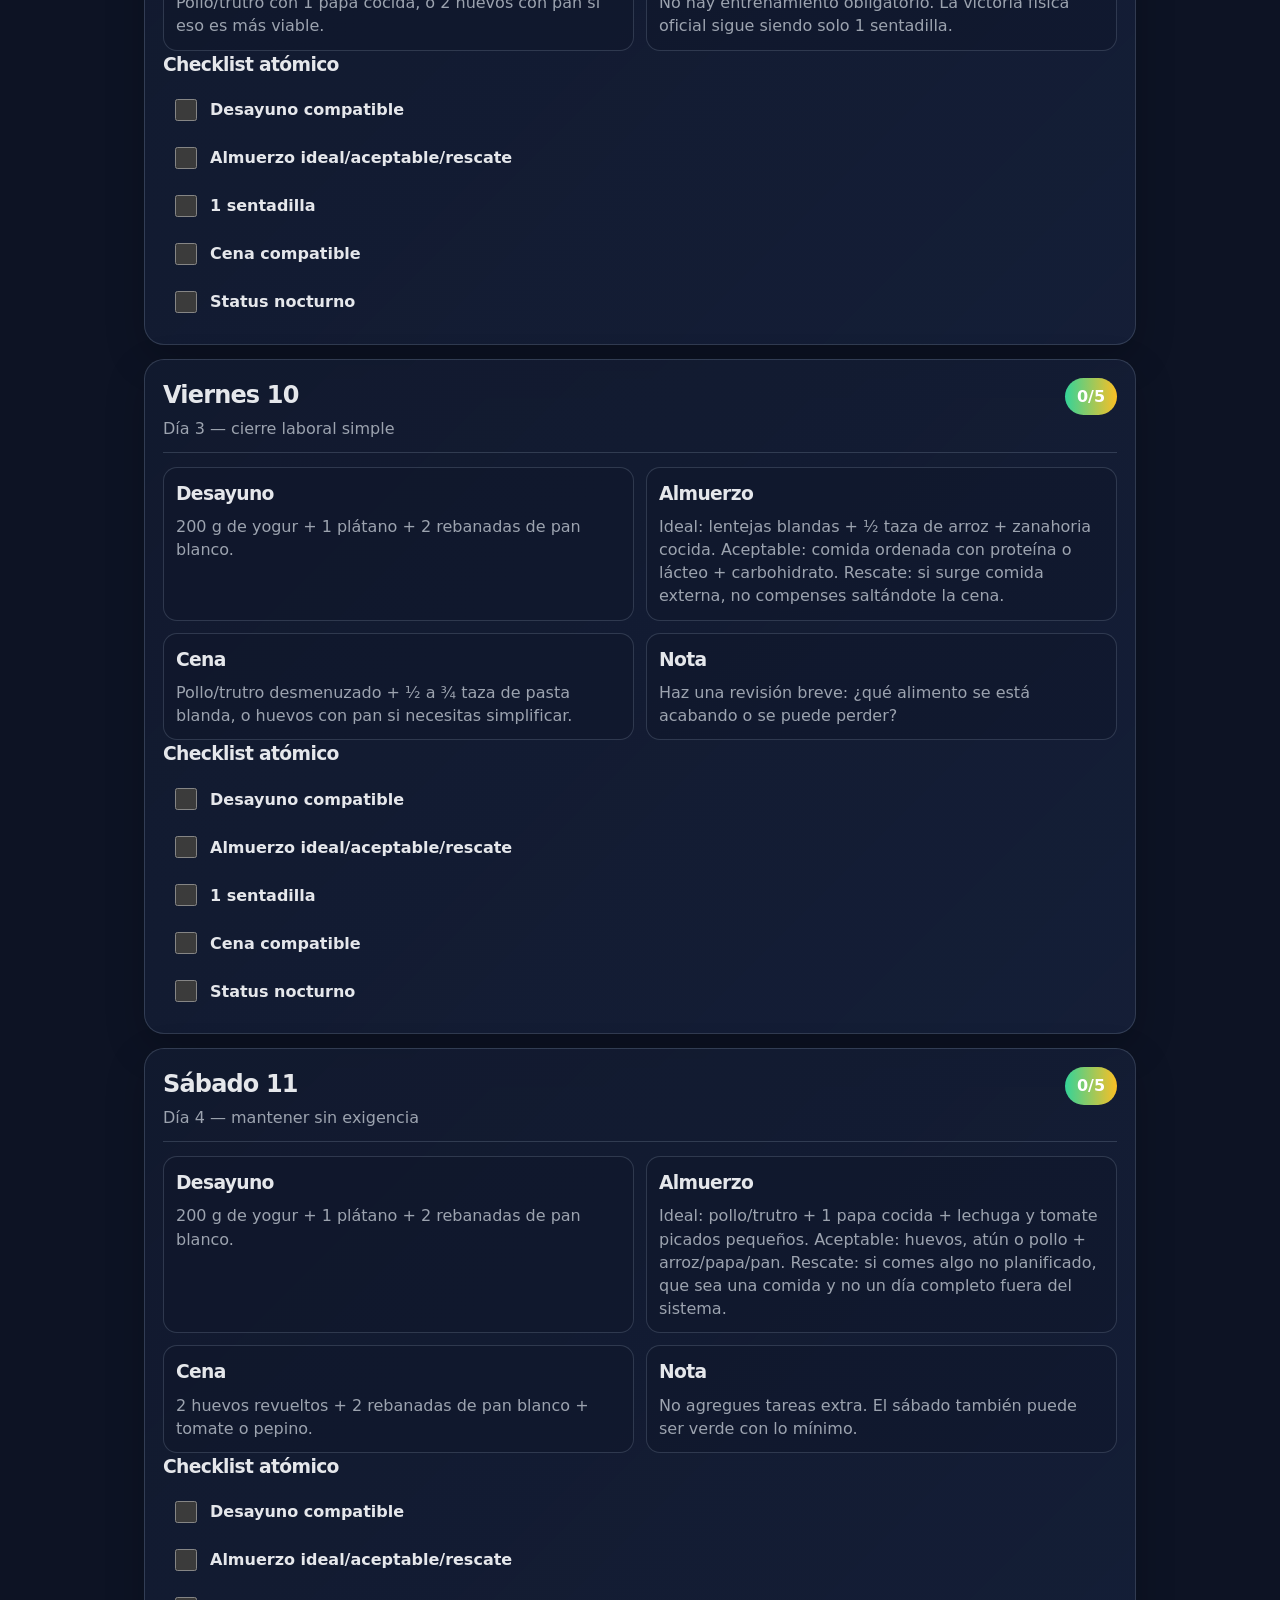
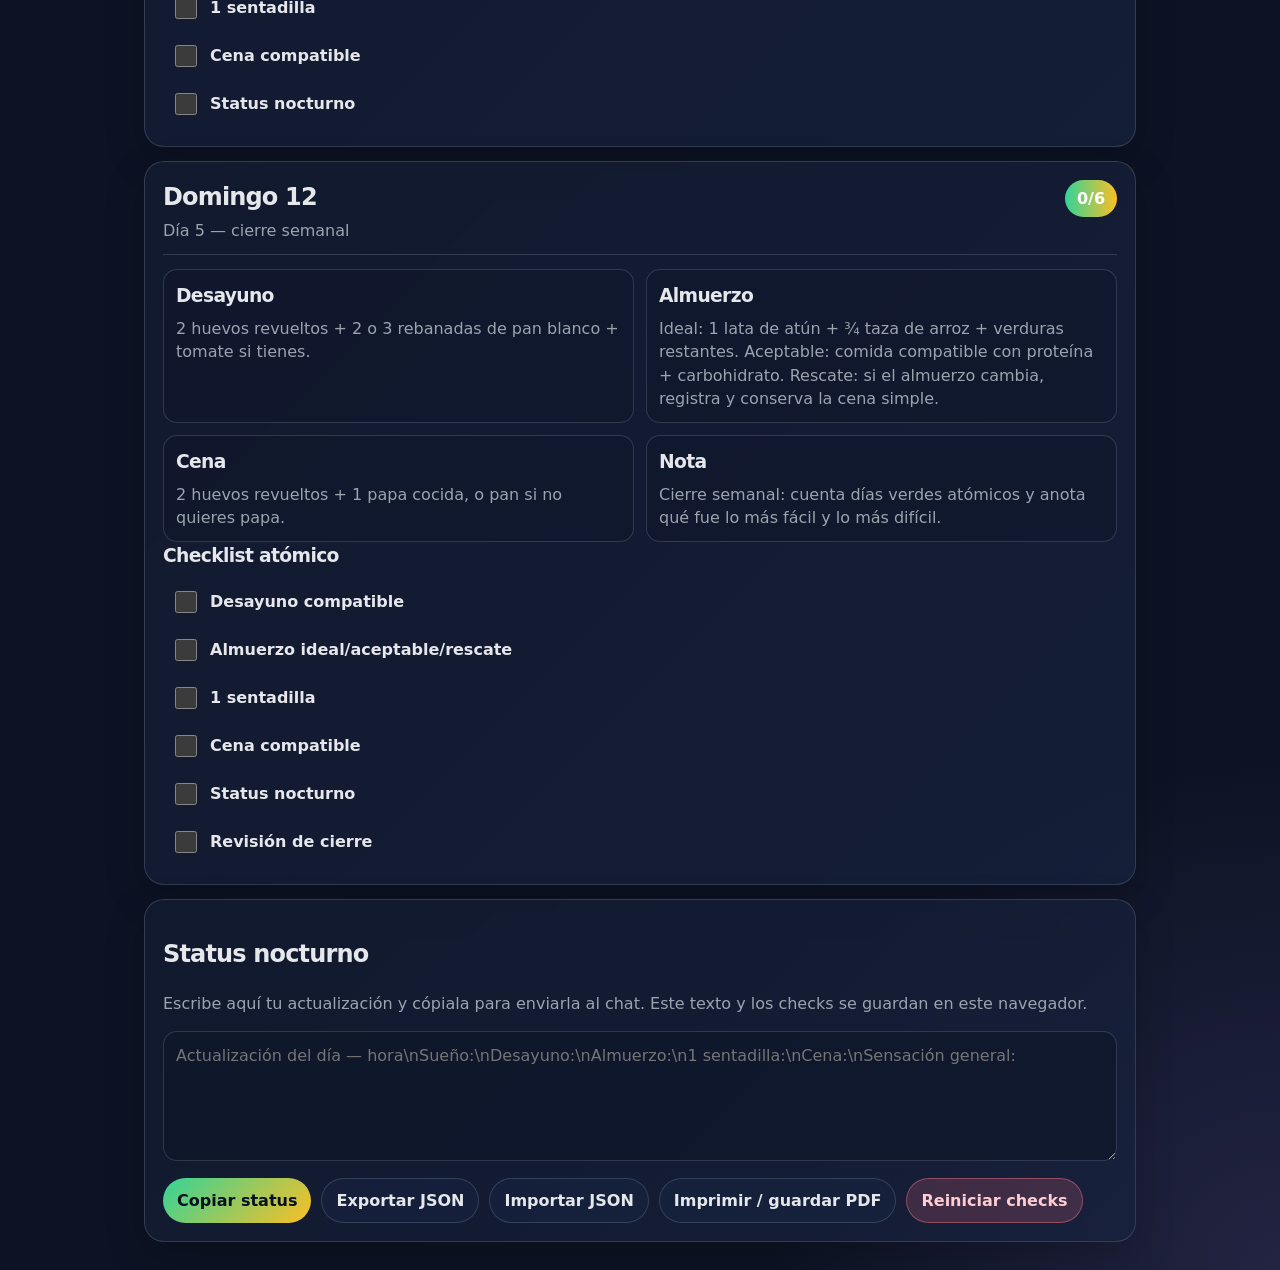
<file: apps/rutina-atomica/index.html>
<!doctype html>
<html lang="es">
<head>
<meta charset="utf-8" />
<meta name="viewport" content="width=device-width, initial-scale=1" />
<title>Emma OS — Rutina Atómica</title>
<link rel="manifest" href="../../manifest.webmanifest">
<meta name="theme-color" content="#0d1324">
<link rel="icon" type="image/png" sizes="192x192" href="../../icons/icon-192.png">
<link rel="apple-touch-icon" href="../../icons/icon-192.png">
<style>
:root{--bg:#f7f3ec;--card:#fff;--text:#27231f;--muted:#6d665f;--line:#e5ded4;--accent:#3f6848;--soft:#efe2cf;--danger:#9b4a3e;--good:#2f7d4e;--shadow:0 12px 40px rgba(40,30,20,.10)}
*{box-sizing:border-box}html{scroll-behavior:smooth}body{margin:0;background:linear-gradient(180deg,var(--bg),#eee6dc);font-family:system-ui,-apple-system,Segoe UI,sans-serif;color:var(--text);line-height:1.45}button,input,textarea{font:inherit}
.wrap{max-width:1020px;margin:auto;padding:14px}.hero,.card,.note{background:var(--card);border:1px solid var(--line);border-radius:20px;box-shadow:var(--shadow)}.hero{padding:22px;position:sticky;top:10px;z-index:20;backdrop-filter:blur(10px)}
h1{margin:0 0 8px;font-size:clamp(1.7rem,5vw,2.7rem);letter-spacing:-.04em}.hero p{color:var(--muted);margin:6px 0}.principle{background:var(--soft);padding:12px 14px;border-radius:14px;margin-top:12px;font-weight:750}.stats{display:grid;grid-template-columns:repeat(4,minmax(0,1fr));gap:10px;margin-top:14px}.stat{border:1px solid rgba(148,163,184,.26);border-radius:16px;padding:12px;background:rgba(15,23,42,.76);color:#e5e7eb;box-shadow:0 10px 28px rgba(0,0,0,.18)}.stat strong{display:block;font-size:1.45rem;color:#f8fafc}.stat span{color:#cbd5e1;font-size:.82rem}.progressTop{display:flex;justify-content:space-between;color:var(--muted);margin:14px 0 8px}.bar{height:12px;background:rgba(148,163,184,.22);border:1px solid rgba(148,163,184,.22);border-radius:999px;overflow:hidden}.bar div{height:100%;width:0;background:linear-gradient(90deg,#38bdf8,#34d399);transition:.2s}
.hero-actions{display:flex;gap:10px;flex-wrap:wrap;margin-top:12px}.hero-actions button{border:0;border-radius:999px;padding:10px 14px;font-weight:850;background:var(--accent);color:white;cursor:pointer}.hero-actions button.secondary{background:#e9ded0;color:#332b23}.week-chip{display:inline-flex;align-items:center;gap:8px;border:1px solid rgba(148,163,184,.26);border-radius:999px;padding:8px 12px;background:rgba(15,23,42,.76);color:#e5e7eb;font-size:.9rem;font-weight:700}
nav{display:flex;gap:8px;overflow:auto;margin:12px 0}nav a{background:#fff;border:1px solid var(--line);border-radius:999px;padding:9px 12px;text-decoration:none;color:var(--text);font-weight:750;white-space:nowrap}.card{padding:18px;margin:14px 0}.head{display:flex;justify-content:space-between;gap:12px;border-bottom:1px solid var(--line);padding-bottom:12px;margin-bottom:14px}.head h2{margin:0}.head p{margin:4px 0 0;color:var(--muted)}.badge{background:var(--accent);color:white;border-radius:999px;padding:7px 10px;font-weight:850;min-width:52px;text-align:center;height:max-content}.grid{display:grid;grid-template-columns:repeat(2,minmax(0,1fr));gap:12px}.grid div{border:1px solid var(--line);border-radius:14px;padding:12px;background:#fffdf9}.grid h3,.card>h3{margin:0 0 8px}.grid p{margin:0;color:var(--muted)}.check{display:flex;align-items:center;gap:10px;padding:10px 8px;border-radius:12px;cursor:pointer}.check:hover{background:#f7f2ea}.check input{width:22px;height:22px;accent-color:var(--accent)}.check span{font-weight:680}.note{padding:18px;margin:14px 0}.note textarea{width:100%;min-height:130px;border:1px solid var(--line);border-radius:14px;padding:12px;resize:vertical;background:#fffdf9}.buttons{display:flex;gap:10px;flex-wrap:wrap;margin-top:10px}button{border:0;border-radius:999px;padding:10px 14px;font-weight:850;background:var(--accent);color:white;cursor:pointer}button.secondary{background:#e9ded0;color:#332b23}button.danger{background:var(--danger)}.emmaos-back{position:fixed;left:14px;bottom:14px;z-index:80;display:inline-flex;text-decoration:none;background:rgba(255,255,255,.92);color:#27231f;border:1px solid var(--line);border-radius:999px;padding:10px 13px;font-weight:850;box-shadow:0 14px 34px rgba(40,30,20,.18);backdrop-filter:blur(10px)}
@media(max-width:760px){.grid,.stats{grid-template-columns:1fr}.wrap{padding:12px}.head{align-items:center}.hero{position:relative;top:0}.progressTop{flex-direction:column}.hero-actions{flex-direction:column;align-items:stretch}.week-chip{justify-content:center}}
@media print{nav,.buttons,.hero-actions,.emmaos-back{display:none}.hero,.card,.note{box-shadow:none;break-inside:avoid}body{background:white}}
</style>
<link rel="stylesheet" href="../../emma-theme.css">
<script src="../../emma-shell.js" data-base="../../" data-current="rutina" data-version="v1.8.6" defer></script>
</head>
<body class="emma-module emma-module-rutina">
<header class="emma-system-bar" role="banner">
  <a class="emma-system-brand" href="../../index.html" aria-label="Volver a Emma OS">
    <span class="emma-mark">E</span>
    <span><b>Emma OS</b><small>v1.8.6 · Rutina atómica</small></span>
  </a>
  <nav class="emma-system-nav" aria-label="Navegación principal Emma OS"><a href="../../index.html" class="">Inicio</a><a href="../pendientes/" class="">Pendientes</a><a href="../arrowverse/" class="">Arrowverso</a><a href="../rutina-atomica/" class="active">Rutina</a><a href="../despensa/" class="">Despensa</a><a href="../botiquin/" class="">Botiquín</a><a href="../respaldo/" class="">Respaldos</a></nav>
</header>
<div class="emma-module-note">Estándar visual Emma OS v1.8.6 · rutina actualizable con contraste corregido.</div>

<a class="emmaos-back" href="../../index.html">← Emma OS</a>
<div class="wrap">
  <section class="hero">
    <h1 id="routineTitle">Rutina Atómica — Semana activa</h1>
    <p><strong>Periodo:</strong> <span id="periodText">—</span></p>
    <p><strong>Meta:</strong> empezar tan pequeño que sea difícil fallar.</p>
    <div class="principle">Victoria diaria = desayuno compatible + cena compatible + 1 sentadilla + status honesto.</div>
    <div class="stats"><div class="stat"><strong id="statPct">0%</strong><span>avance</span></div><div class="stat"><strong id="statDone">0</strong><span>completados</span></div><div class="stat"><strong id="statPending">0</strong><span>pendientes</span></div><div class="stat"><strong id="statGreen">0/5</strong><span>días verdes</span></div></div>
    <div class="progressTop"><span>Avance total</span><span id="progressText">0%</span></div><div class="bar"><div id="progressBar"></div></div>
    <div class="hero-actions">
      <button class="secondary" id="currentWeekBtn" type="button">Actualizar a semana actual</button>
      <span class="week-chip" id="weekChip">Semana guardada: —</span>
    </div>
  </section>
  <nav id="nav"></nav>
  <main id="main"></main>
  <section class="note"><h2>Status nocturno</h2><p>Escribe aquí tu actualización y cópiala para enviarla al chat. Este texto y los checks se guardan en este navegador.</p><textarea id="statusBox" placeholder="Actualización del día — hora\nSueño:\nDesayuno:\nAlmuerzo:\n1 sentadilla:\nCena:\nSensación general:"></textarea><div class="buttons"><button id="copyBtn">Copiar status</button><button class="secondary" id="exportBtn" type="button">Exportar JSON</button><button class="secondary" id="importBtn" type="button">Importar JSON</button><button class="secondary" onclick="window.print()">Imprimir / guardar PDF</button><button class="danger" id="resetBtn">Reiniciar checks</button><input id="importFile" type="file" accept="application/json,.json" style="display:none"></div></section>
</div>
<script>
const STORAGE_KEY='emmaos_rutina_atomica_v1';
const legacyPrefix='rutina_atomica_';
const BASE_WEEK_START='2026-07-08';
const templateDays=[
{id:'miercoles',short:'Miércoles',desc:'Día 1 — adaptación atómica',meals:[['Desayuno','200 g de yogur + 1 plátano + 2 rebanadas de pan blanco.'],['Almuerzo','Ideal: lentejas bien blandas con zanahoria cocida + ½ papa o 1 papa pequeña. Aceptable: proteína + carbohidrato. Rescate: si comes fuera del plan, registra qué fue y vuelve normal en la cena.'],['Cena','2 huevos revueltos + 2 rebanadas de pan blanco + tomate o pepino si tienes ganas.'],['Nota','Segunda cocción solo si tienes energía. Si no, basta con revisar qué hay disponible.']],tasks:['Desayuno compatible','Almuerzo ideal/aceptable/rescate','1 sentadilla','Cena compatible','Status nocturno']},
{id:'jueves',short:'Jueves',desc:'Día 2 — repetir lo mínimo',meals:[['Desayuno','2 huevos revueltos con tomate + 2 o 3 rebanadas de pan blanco.'],['Almuerzo','Ideal: pollo/trutro + ¾ taza de arroz + zanahoria cocida o lechuga/pepino. Aceptable: atún, huevo o pollo + arroz/papa/pan. Rescate: si el almuerzo se cae, usa yogur, plátano o pan antes de llegar con demasiada hambre a la noche.'],['Cena','Pollo/trutro con 1 papa cocida, o 2 huevos con pan si eso es más viable.'],['Nota','No hay entrenamiento obligatorio. La victoria física oficial sigue siendo solo 1 sentadilla.']],tasks:['Desayuno compatible','Almuerzo ideal/aceptable/rescate','1 sentadilla','Cena compatible','Status nocturno']},
{id:'viernes',short:'Viernes',desc:'Día 3 — cierre laboral simple',meals:[['Desayuno','200 g de yogur + 1 plátano + 2 rebanadas de pan blanco.'],['Almuerzo','Ideal: lentejas blandas + ½ taza de arroz + zanahoria cocida. Aceptable: comida ordenada con proteína o lácteo + carbohidrato. Rescate: si surge comida externa, no compenses saltándote la cena.'],['Cena','Pollo/trutro desmenuzado + ½ a ¾ taza de pasta blanda, o huevos con pan si necesitas simplificar.'],['Nota','Haz una revisión breve: ¿qué alimento se está acabando o se puede perder?']],tasks:['Desayuno compatible','Almuerzo ideal/aceptable/rescate','1 sentadilla','Cena compatible','Status nocturno']},
{id:'sabado',short:'Sábado',desc:'Día 4 — mantener sin exigencia',meals:[['Desayuno','200 g de yogur + 1 plátano + 2 rebanadas de pan blanco.'],['Almuerzo','Ideal: pollo/trutro + 1 papa cocida + lechuga y tomate picados pequeños. Aceptable: huevos, atún o pollo + arroz/papa/pan. Rescate: si comes algo no planificado, que sea una comida y no un día completo fuera del sistema.'],['Cena','2 huevos revueltos + 2 rebanadas de pan blanco + tomate o pepino.'],['Nota','No agregues tareas extra. El sábado también puede ser verde con lo mínimo.']],tasks:['Desayuno compatible','Almuerzo ideal/aceptable/rescate','1 sentadilla','Cena compatible','Status nocturno']},
{id:'domingo',short:'Domingo',desc:'Día 5 — cierre semanal',meals:[['Desayuno','2 huevos revueltos + 2 o 3 rebanadas de pan blanco + tomate si tienes.'],['Almuerzo','Ideal: 1 lata de atún + ¾ taza de arroz + verduras restantes. Aceptable: comida compatible con proteína + carbohidrato. Rescate: si el almuerzo cambia, registra y conserva la cena simple.'],['Cena','2 huevos revueltos + 1 papa cocida, o pan si no quieres papa.'],['Nota','Cierre semanal: cuenta días verdes atómicos y anota qué fue lo más fácil y lo más difícil.']],tasks:['Desayuno compatible','Almuerzo ideal/aceptable/rescate','1 sentadilla','Cena compatible','Status nocturno','Revisión de cierre']}
];
let days=[];

function emptyState(){return {version:2,weekStart:BASE_WEEK_START,checked:{},status:''};}
function pad(num){return String(num).padStart(2,'0');}
function parseLocalDate(iso){const [y,m,d]=String(iso||BASE_WEEK_START).split('-').map(Number);return new Date(y,(m||1)-1,d||1,12,0,0,0);}
function toISODate(date){return `${date.getFullYear()}-${pad(date.getMonth()+1)}-${pad(date.getDate())}`;}
function addDays(date,amount){const copy=new Date(date);copy.setDate(copy.getDate()+amount);return copy;}
function capitalize(text){return text ? text.charAt(0).toUpperCase()+text.slice(1) : '';}
function weekdayName(date){return capitalize(new Intl.DateTimeFormat('es-CL',{weekday:'long'}).format(date));}
function monthName(date){return new Intl.DateTimeFormat('es-CL',{month:'long'}).format(date);}
function formatPeriod(startDate){const endDate=addDays(startDate,4);return `${weekdayName(startDate)} ${startDate.getDate()} al ${weekdayName(endDate).toLowerCase()} ${endDate.getDate()} de ${monthName(endDate)} de ${endDate.getFullYear()}`;}
function formatLabel(date){return `${weekdayName(date)} ${date.getDate()}`;}
function startOfRoutineWeek(base=new Date()){const date=new Date(base);date.setHours(12,0,0,0);const day=date.getDay();const offset=day>=3?day-3:day+4;date.setDate(date.getDate()-offset);return date;}
function buildDays(weekStartIso){const weekStart=parseLocalDate(weekStartIso);return templateDays.map((item,index)=>{const actualDate=addDays(weekStart,index);return {...item,label:formatLabel(actualDate),dateIso:toISODate(actualDate)};});}
function updateDays(){days=buildDays(state.weekStart);}
function load(){try{const raw=localStorage.getItem(STORAGE_KEY);if(raw){const parsed=JSON.parse(raw);return {...emptyState(),...parsed,weekStart:parsed.weekStart||BASE_WEEK_START,checked:parsed.checked&&typeof parsed.checked==='object'?parsed.checked:{},status:parsed.status||''};}const s=emptyState();templateDays.forEach(d=>d.tasks.forEach((_,i)=>{if(localStorage.getItem(legacyPrefix+d.id+'_'+i)==='true') s.checked[d.id+'_'+i]=true;}));s.status=localStorage.getItem('rutina_atomica_status')||'';save(s);return s;}catch(e){return emptyState();}}
let state=load();
updateDays();
function save(next=state){state=next;localStorage.setItem(STORAGE_KEY,JSON.stringify(state));}
function renderHero(){document.getElementById('periodText').textContent=formatPeriod(parseLocalDate(state.weekStart));const currentStart=toISODate(startOfRoutineWeek());const stale=state.weekStart!==currentStart;document.getElementById('weekChip').textContent=stale?`Semana guardada: ${state.weekStart} · disponible ${currentStart}`:`Semana guardada: ${state.weekStart} · al día`;}
function render(){updateDays();renderHero();document.getElementById('nav').innerHTML=days.map(d=>`<a href="#${d.id}">${d.short}</a>`).join('');document.getElementById('main').innerHTML=days.map(dayCard).join('');document.getElementById('statusBox').value=state.status||'';bind();update();}
function dayCard(d){return `<section class="card" id="${d.id}"><div class="head"><div><h2>${d.label}</h2><p>${d.desc}</p></div><span class="badge" id="badge-${d.id}">0/${d.tasks.length}</span></div><div class="grid">${d.meals.map(m=>`<div><h3>${m[0]}</h3><p>${m[1]}</p></div>`).join('')}</div><h3>Checklist atómico</h3>${d.tasks.map((t,i)=>`<label class="check"><input type="checkbox" data-day="${d.id}" data-i="${i}"><span>${t}</span></label>`).join('')}</section>`;}
function bind(){document.querySelectorAll('input[type=checkbox]').forEach(b=>{const k=b.dataset.day+'_'+b.dataset.i;b.checked=!!state.checked[k];b.addEventListener('change',()=>{state.checked[k]=b.checked;save();update();});});const box=document.getElementById('statusBox');box.oninput=()=>{state.status=box.value;save();};document.getElementById('resetBtn').onclick=()=>{if(confirm('¿Reiniciar todos los checks de la semana actual?')){state.checked={};save();render();}};document.getElementById('copyBtn').onclick=copyStatus;document.getElementById('exportBtn').onclick=exportJson;document.getElementById('importBtn').onclick=()=>document.getElementById('importFile').click();document.getElementById('importFile').onchange=importJson;document.getElementById('currentWeekBtn').onclick=goToCurrentWeek;}
function update(){const boxes=[...document.querySelectorAll('input[type=checkbox]')];const checked=boxes.filter(b=>b.checked).length,total=boxes.length,pct=total?Math.round(checked/total*100):0;document.getElementById('progressText').textContent=pct+'% ('+checked+'/'+total+')';document.getElementById('progressBar').style.width=pct+'%';document.getElementById('statPct').textContent=pct+'%';document.getElementById('statDone').textContent=checked;document.getElementById('statPending').textContent=total-checked;let green=0;days.forEach(d=>{const dayBoxes=boxes.filter(b=>b.dataset.day===d.id);const done=dayBoxes.filter(b=>b.checked).length;if(done===dayBoxes.length)green++;const el=document.getElementById('badge-'+d.id);if(el)el.textContent=done+'/'+dayBoxes.length;});document.getElementById('statGreen').textContent=green+'/'+days.length;}
async function copyStatus(){try{await navigator.clipboard.writeText(document.getElementById('statusBox').value);alert('Status copiado.');}catch(e){alert('Selecciona y copia el texto manualmente.');}}
function exportJson(){const fileName=`rutina-atomica-${state.weekStart}.json`;const blob=new Blob([JSON.stringify({...state,exportedAt:new Date().toISOString(),app:'emmaos-rutina-atomica'},null,2)],{type:'application/json'});const url=URL.createObjectURL(blob);const a=document.createElement('a');a.href=url;a.download=fileName;document.body.appendChild(a);a.click();a.remove();URL.revokeObjectURL(url);}
function importJson(event){const file=event.target.files?.[0];if(!file)return;const reader=new FileReader();reader.onload=()=>{try{const parsed=JSON.parse(reader.result);state={...emptyState(),...parsed,weekStart:parsed.weekStart||BASE_WEEK_START,checked:parsed.checked&&typeof parsed.checked==='object'?parsed.checked:{},status:parsed.status||''};save();render();alert('Rutina importada.');}catch(e){alert('No se pudo importar el JSON.');}finally{event.target.value='';}};reader.readAsText(file);}
function goToCurrentWeek(){const currentWeek=toISODate(startOfRoutineWeek());if(state.weekStart===currentWeek){alert('La rutina ya está en la semana actual.');return;}const oldPeriod=formatPeriod(parseLocalDate(state.weekStart));const newPeriod=formatPeriod(parseLocalDate(currentWeek));if(!confirm(`¿Actualizar la rutina a la semana actual?\n\nPasará de ${oldPeriod} a ${newPeriod}.\nSe reiniciarán los checks y el status de esta semana. Exporta JSON si quieres guardar la semana anterior.`)) return;state.weekStart=currentWeek;state.checked={};state.status='';save();render();window.scrollTo({top:0,behavior:'smooth'});}
render();
</script>
</body>
</html>
</file>
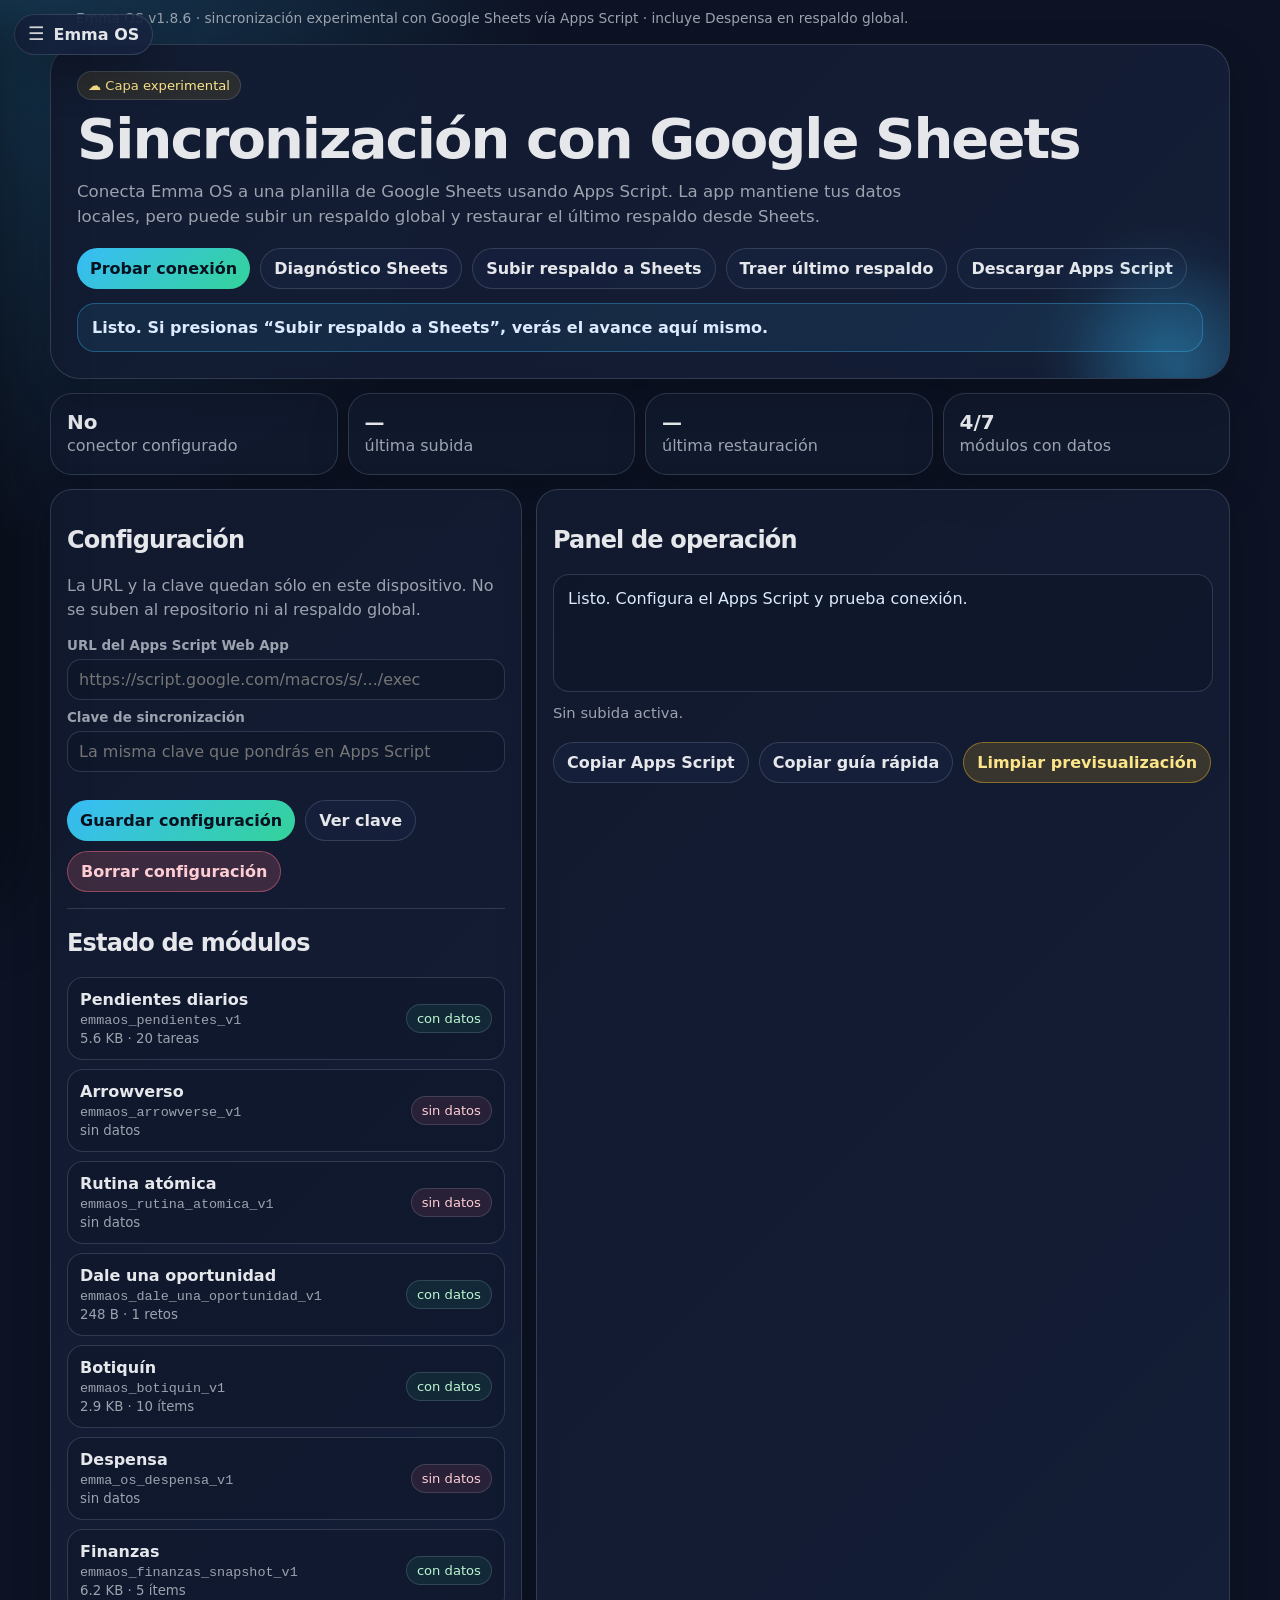
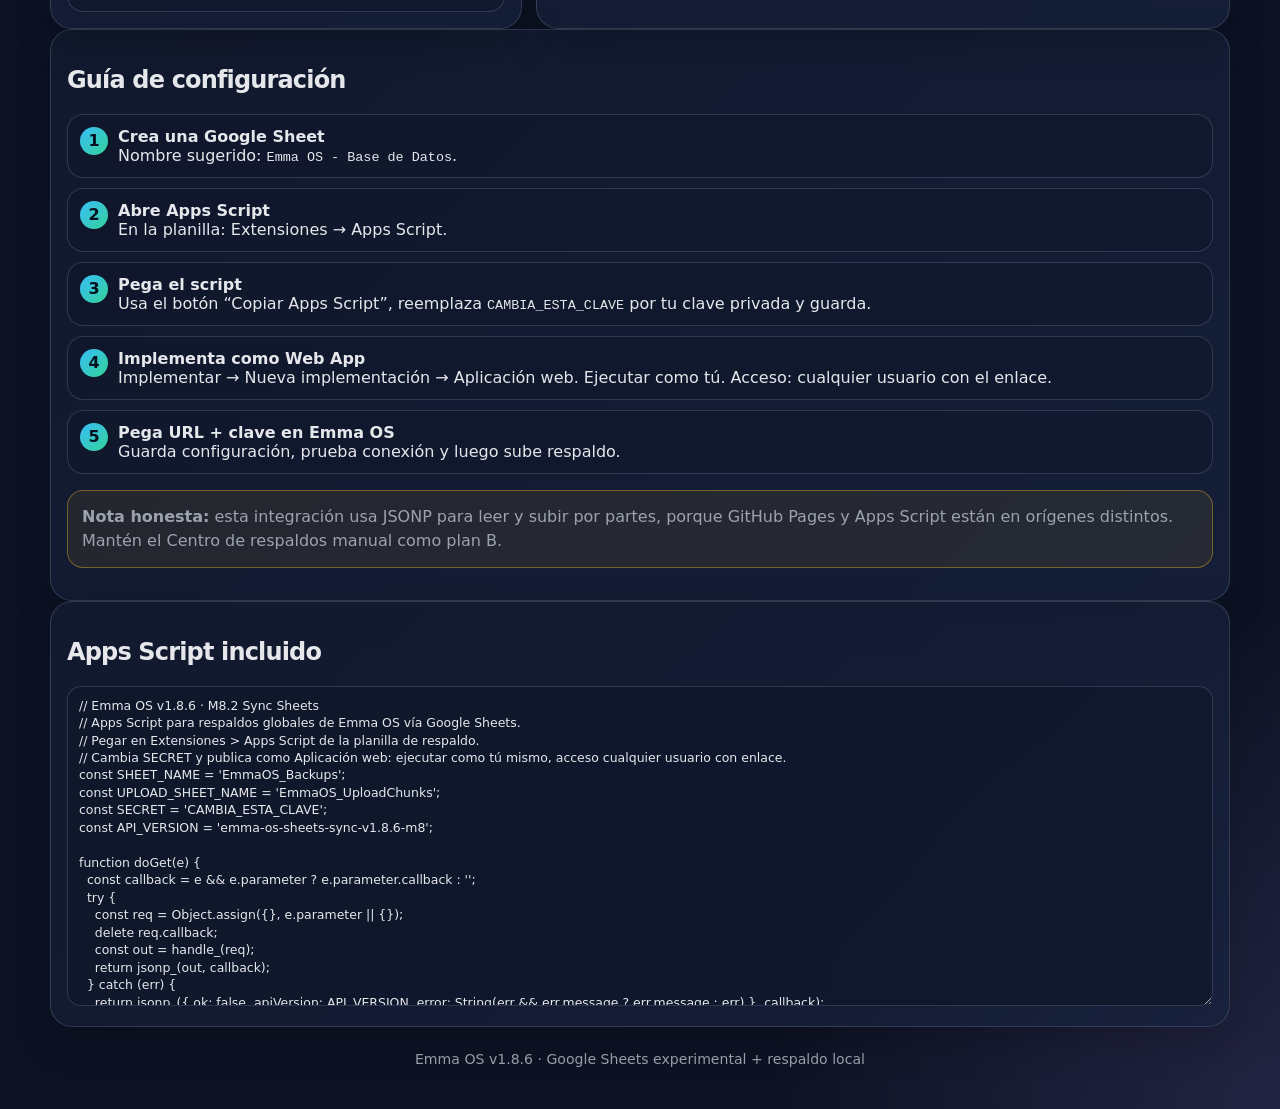
<file: apps/sheets-sync/index.html>
<!doctype html>
<html lang="es">
<head>
<meta charset="utf-8" />
<meta name="viewport" content="width=device-width, initial-scale=1" />
<title>Emma OS · Sync Sheets</title>
<meta name="theme-color" content="#0d1324">
<style>
:root{--bg:#0d1324;--panel:#121a2f;--panel2:#17223d;--card:#0f172a;--text:#e5e7eb;--muted:#9ca3af;--line:rgba(148,163,184,.24);--accent:#38bdf8;--accent2:#a78bfa;--good:#34d399;--warn:#fbbf24;--bad:#fb7185;--shadow:0 22px 65px rgba(0,0,0,.34);--radius:22px}
*{box-sizing:border-box}body{margin:0;min-height:100vh;font-family:Inter,ui-sans-serif,system-ui,-apple-system,BlinkMacSystemFont,"Segoe UI",sans-serif;background:radial-gradient(circle at top left,rgba(56,189,248,.18),transparent 32rem),radial-gradient(circle at bottom right,rgba(167,139,250,.14),transparent 32rem),var(--bg);color:var(--text)}a{color:inherit}.wrap{width:min(100% - 28px,1180px);margin:0 auto;padding:22px 0 42px}.topbar{display:flex;justify-content:space-between;align-items:center;gap:12px;margin-bottom:14px}.brand{font-weight:950;letter-spacing:-.03em}.btn{display:inline-flex;align-items:center;justify-content:center;gap:8px;text-decoration:none;border:1px solid var(--line);background:var(--panel2);color:var(--text);border-radius:999px;padding:10px 13px;font-weight:850;cursor:pointer;font:inherit}.btn.primary{background:linear-gradient(135deg,var(--accent),var(--good));color:#04111e;border:0}.btn.warn{background:rgba(251,191,36,.12);border-color:rgba(251,191,36,.35)}.btn.danger{background:rgba(251,113,133,.12);border-color:rgba(251,113,133,.35)}.btn.small{padding:7px 9px;font-size:.84rem}.btn:hover{filter:brightness(1.12)}.btn:disabled{opacity:.5;cursor:not-allowed}.hero{background:linear-gradient(135deg,rgba(18,26,47,.96),rgba(23,34,61,.78));border:1px solid var(--line);border-radius:30px;padding:26px;box-shadow:var(--shadow);position:relative;overflow:hidden}.hero:after{content:"";position:absolute;inset:auto -80px -120px auto;width:300px;height:300px;background:radial-gradient(circle,rgba(56,189,248,.16),transparent 60%)}.tag{display:inline-flex;align-items:center;gap:6px;border:1px solid var(--line);border-radius:999px;padding:6px 10px;color:var(--muted);font-size:.82rem}.tag.ok{color:#bbf7d0;border-color:rgba(52,211,153,.35);background:rgba(52,211,153,.09)}.tag.warn{color:#fde68a;border-color:rgba(251,191,36,.38);background:rgba(251,191,36,.10)}.tag.bad{color:#fecdd3;border-color:rgba(251,113,133,.38);background:rgba(251,113,133,.10)}h1{margin:.35rem 0 .5rem;font-size:clamp(2rem,6vw,3.5rem);letter-spacing:-.06em}.subtitle{max-width:860px;color:var(--muted);font-size:1.04rem;line-height:1.55;margin:0}.actions{display:flex;gap:10px;flex-wrap:wrap;margin-top:18px}.stats{display:grid;grid-template-columns:repeat(4,minmax(0,1fr));gap:10px;margin:14px 0}.stat,.panel,.card{background:rgba(18,26,47,.82);border:1px solid var(--line);border-radius:var(--radius);padding:16px;box-shadow:0 14px 40px rgba(0,0,0,.18)}.stat strong{display:block;font-size:1.25rem;word-break:break-word}.stat span,.panel p,.panel li,.card p{color:var(--muted);line-height:1.5}.layout{display:grid;grid-template-columns:.85fr 1.25fr;gap:14px}.form{display:grid;gap:10px}.field{display:grid;gap:6px}.field label{color:var(--muted);font-weight:800;font-size:.84rem}input,textarea{width:100%;border:1px solid var(--line);border-radius:14px;background:rgba(15,23,42,.74);color:var(--text);padding:10px 11px;font:inherit}textarea{min-height:120px;resize:vertical}.mono{font-family:ui-monospace,SFMono-Regular,Menlo,Monaco,Consolas,"Liberation Mono",monospace;font-size:.84rem}.log{white-space:pre-wrap;background:rgba(15,23,42,.72);border:1px solid var(--line);border-radius:16px;padding:14px;color:#dbeafe;min-height:118px}.steps{display:grid;gap:10px}.step{display:flex;gap:10px;align-items:flex-start;background:rgba(15,23,42,.48);border:1px solid var(--line);border-radius:16px;padding:12px}.dot{width:28px;height:28px;border-radius:999px;display:grid;place-items:center;flex:0 0 auto;background:linear-gradient(135deg,var(--accent),var(--accent2));color:#06111f;font-weight:900}.module-row,.preview-item{display:grid;grid-template-columns:1fr auto;gap:10px;align-items:center;background:rgba(15,23,42,.48);border:1px solid var(--line);border-radius:16px;padding:12px;margin-top:9px}.preview{display:none}.preview.show{display:block}.codebox{position:relative}.codebox textarea{min-height:320px;font-size:.78rem;line-height:1.4}.notice{border:1px solid rgba(251,191,36,.38);background:rgba(251,191,36,.08);border-radius:16px;padding:14px;color:#fde68a}.success{border:1px solid rgba(52,211,153,.35);background:rgba(52,211,153,.08);border-radius:16px;padding:14px;color:#bbf7d0}.dangerbox{border:1px solid rgba(251,113,133,.38);background:rgba(251,113,133,.08);border-radius:16px;padding:14px;color:#fecdd3}.sync-live-status{margin-top:14px;border:1px solid rgba(56,189,248,.34);background:rgba(56,189,248,.09);border-radius:18px;padding:12px 14px;color:#dbeafe;font-weight:800;line-height:1.45}.sync-live-status.warn{border-color:rgba(251,191,36,.42);background:rgba(251,191,36,.10);color:#fde68a}.sync-live-status.bad{border-color:rgba(251,113,133,.42);background:rgba(251,113,133,.10);color:#fecdd3}.sync-live-status.ok{border-color:rgba(52,211,153,.42);background:rgba(52,211,153,.10);color:#bbf7d0}footer{text-align:center;color:var(--muted);font-size:.88rem;margin-top:24px}@media(max-width:980px){.layout,.stats{grid-template-columns:1fr}.topbar{flex-direction:column;align-items:flex-start}.hero{padding:22px}.module-row,.preview-item{grid-template-columns:1fr}}
</style>
<link rel="stylesheet" href="../../emma-theme.css">
<script src="../../emma-shell.js" data-base="../../" data-current="sheets" data-version="v1.8.6" defer></script>
</head>
<body class="emma-module emma-module-sync">
<header class="emma-system-bar" role="banner"><a class="emma-system-brand" href="../../index.html"><span class="emma-mark">E</span><span><b>Emma OS</b><small>v1.8.6 · Sync Sheets</small></span></a></header>
<div class="emma-module-note">Emma OS v1.8.6 · sincronización experimental con Google Sheets vía Apps Script · incluye Despensa en respaldo global.</div>
<div class="wrap">
  <div class="topbar"><div class="brand">Emma OS · Sync Sheets</div><a class="btn" href="../../">← Volver al inicio</a></div>

  <section class="hero">
    <span class="tag warn">☁ Capa experimental</span>
    <h1>Sincronización con Google Sheets</h1>
    <p class="subtitle">Conecta Emma OS a una planilla de Google Sheets usando Apps Script. La app mantiene tus datos locales, pero puede subir un respaldo global y restaurar el último respaldo desde Sheets.</p>
    <div class="actions">
      <button class="btn primary" id="testBtn" type="button">Probar conexión</button>
      <button class="btn" id="diagnoseBtn" type="button">Diagnóstico Sheets</button>
      <button class="btn" id="uploadBtn" type="button">Subir respaldo a Sheets</button>
      <button class="btn" id="loadBtn" type="button">Traer último respaldo</button>
      <button class="btn" id="downloadScriptBtn" type="button">Descargar Apps Script</button>
    </div>
    <div id="heroSyncStatus" class="sync-live-status" aria-live="polite">Listo. Si presionas “Subir respaldo a Sheets”, verás el avance aquí mismo.</div>
  </section>

  <section class="stats">
    <div class="stat"><strong id="configuredStat">No</strong><span>conector configurado</span></div>
    <div class="stat"><strong id="lastUploadStat">—</strong><span>última subida</span></div>
    <div class="stat"><strong id="lastLoadStat">—</strong><span>última restauración</span></div>
    <div class="stat"><strong id="modulesStat">0/7</strong><span>módulos con datos</span></div>
  </section>

  <section class="layout">
    <aside class="panel">
      <h2>Configuración</h2>
      <p>La URL y la clave quedan sólo en este dispositivo. No se suben al repositorio ni al respaldo global.</p>
      <div class="form">
        <div class="field"><label>URL del Apps Script Web App</label><input id="endpoint" placeholder="https://script.google.com/macros/s/.../exec"></div>
        <div class="field"><label>Clave de sincronización</label><input id="secret" type="password" placeholder="La misma clave que pondrás en Apps Script"></div>
        <div class="actions"><button class="btn primary" id="saveConfig" type="button">Guardar configuración</button><button class="btn" id="toggleSecret" type="button">Ver clave</button><button class="btn danger" id="clearConfig" type="button">Borrar configuración</button></div>
      </div>
      <hr style="border:0;border-top:1px solid var(--line);margin:16px 0">
      <h2>Estado de módulos</h2>
      <div id="moduleStatus"></div>
    </aside>

    <main class="panel">
      <h2>Panel de operación</h2>
      <div id="log" class="log">Listo. Configura el Apps Script y prueba conexión.</div>
      <div class="bar" style="margin-top:10px"><span id="uploadProgressBar" style="width:0%"></span></div>
      <p id="uploadProgressText" class="subtitle" style="font-size:.92rem;margin-top:8px">Sin subida activa.</p>
      <div class="actions">
        <button class="btn" id="copyScriptBtn" type="button">Copiar Apps Script</button>
        <button class="btn" id="copyGuideBtn" type="button">Copiar guía rápida</button>
        <button class="btn warn" id="clearPreviewBtn" type="button">Limpiar previsualización</button>
      </div>
      <section id="previewPanel" class="preview">
        <h2>Previsualización de respaldo remoto</h2>
        <div id="previewBox"></div>
        <div class="actions"><button class="btn primary" id="applyRemote" type="button">Aplicar restauración</button><button class="btn" id="cancelRemote" type="button">Cancelar</button></div>
      </section>
    </main>
  </section>

  <section class="panel">
    <h2>Guía de configuración</h2>
    <div class="steps">
      <div class="step"><div class="dot">1</div><div><strong>Crea una Google Sheet</strong><br><span>Nombre sugerido: <span class="mono">Emma OS - Base de Datos</span>.</span></div></div>
      <div class="step"><div class="dot">2</div><div><strong>Abre Apps Script</strong><br><span>En la planilla: Extensiones → Apps Script.</span></div></div>
      <div class="step"><div class="dot">3</div><div><strong>Pega el script</strong><br><span>Usa el botón “Copiar Apps Script”, reemplaza <span class="mono">CAMBIA_ESTA_CLAVE</span> por tu clave privada y guarda.</span></div></div>
      <div class="step"><div class="dot">4</div><div><strong>Implementa como Web App</strong><br><span>Implementar → Nueva implementación → Aplicación web. Ejecutar como tú. Acceso: cualquier usuario con el enlace.</span></div></div>
      <div class="step"><div class="dot">5</div><div><strong>Pega URL + clave en Emma OS</strong><br><span>Guarda configuración, prueba conexión y luego sube respaldo.</span></div></div>
    </div>
    <p class="notice"><strong>Nota honesta:</strong> esta integración usa JSONP para leer y subir por partes, porque GitHub Pages y Apps Script están en orígenes distintos. Mantén el Centro de respaldos manual como plan B.</p>
  </section>

  <section class="panel codebox">
    <h2>Apps Script incluido</h2>
    <textarea id="scriptTemplate" readonly></textarea>
  </section>

  <footer>Emma OS v1.8.6 · Google Sheets experimental + respaldo local</footer>
</div>
<script>
/* v1.8.6 · 2026-09-05 · OpenAI/ChatGPT: M7 repara diagnóstico/subida de respaldos a Sheets. */
const VERSION='v1.8.6';
const CONFIG_KEY='emmaos_sheets_sync_config_v1';
const LAST_UPLOAD_KEY='emmaos_sheets_last_upload_at';
const LAST_LOAD_KEY='emmaos_sheets_last_load_at';
const MODULES=[
  {id:'pendientes',name:'Pendientes diarios',key:'emmaos_pendientes_v1',url:'../pendientes/'},
  {id:'arrowverse',name:'Arrowverso',key:'emmaos_arrowverse_v1',url:'../arrowverse/'},
  {id:'rutina_atomica',name:'Rutina atómica',key:'emmaos_rutina_atomica_v1',url:'../rutina-atomica/'},
  {id:'dale_una_oportunidad',name:'Dale una oportunidad',key:'emmaos_dale_una_oportunidad_v1',url:'../dale-una-oportunidad/'},
  {id:'botiquin',name:'Botiquín',key:'emmaos_botiquin_v1',url:'../botiquin/'},
  {id:'despensa',name:'Despensa',key:'emma_os_despensa_v1',url:'../despensa/'},
  {id:'finanzas',name:'Finanzas',key:'emmaos_finanzas_snapshot_v1',url:'../finanzas/'}
];
const APPS_SCRIPT_TEMPLATE = `// Emma OS v1.8.6 · M8.2 Sync Sheets
// Apps Script para respaldos globales de Emma OS vía Google Sheets.
// Pegar en Extensiones > Apps Script de la planilla de respaldo.
// Cambia SECRET y publica como Aplicación web: ejecutar como tú mismo, acceso cualquier usuario con enlace.
const SHEET_NAME = 'EmmaOS_Backups';
const UPLOAD_SHEET_NAME = 'EmmaOS_UploadChunks';
const SECRET = 'CAMBIA_ESTA_CLAVE';
const API_VERSION = 'emma-os-sheets-sync-v1.8.6-m8';

function doGet(e) {
  const callback = e && e.parameter ? e.parameter.callback : '';
  try {
    const req = Object.assign({}, e.parameter || {});
    delete req.callback;
    const out = handle_(req);
    return jsonp_(out, callback);
  } catch (err) {
    return jsonp_({ ok: false, apiVersion: API_VERSION, error: String(err && err.message ? err.message : err) }, callback);
  }
}

function doPost(e) {
  try {
    const req = parsePost_(e);
    return json_(handle_(req));
  } catch (err) {
    return json_({ ok: false, apiVersion: API_VERSION, error: String(err && err.message ? err.message : err) });
  }
}

function parsePost_(e) {
  const params = e && e.parameter ? e.parameter : {};
  if (params.payload) return JSON.parse(params.payload);
  if (params.action) {
    const req = Object.assign({}, params);
    if (typeof req.backup === 'string') req.backup = JSON.parse(req.backup);
    return req;
  }
  const body = e && e.postData && e.postData.contents ? e.postData.contents : '';
  return body ? JSON.parse(body) : {};
}

function handle_(req) {
  if (SECRET && req.secret !== SECRET) {
    return { ok: false, apiVersion: API_VERSION, error: 'Clave de sincronización inválida.' };
  }
  if (req.action === 'test') {
    getSheet_();
    getUploadSheet_();
    return { ok: true, apiVersion: API_VERSION, message: 'Conexión OK con Emma OS Sync Sheets M7.1', now: new Date().toISOString(), sheets: [SHEET_NAME, UPLOAD_SHEET_NAME] };
  }
  if (req.action === 'diagnoseUpload') return diagnoseUpload_(req);
  if (req.action === 'saveBackup') return saveBackup_(req.backup);
  if (req.action === 'saveBackupStart') return startUpload_(req);
  if (req.action === 'saveBackupChunk') return saveChunk_(req);
  if (req.action === 'saveBackupFinish') return finishUpload_(req);
  if (req.action === 'loadLatest') return loadLatest_();
  return { ok: false, apiVersion: API_VERSION, error: 'Acción no reconocida: ' + String(req.action || '') };
}

function getSheet_() {
  const ss = SpreadsheetApp.getActiveSpreadsheet();
  let sh = ss.getSheetByName(SHEET_NAME);
  if (!sh) {
    sh = ss.insertSheet(SHEET_NAME);
    sh.appendRow(['backupId','exportedAt','emmaOsVersion','moduleId','moduleName','key','rawJson']);
    SpreadsheetApp.flush();
  }
  return sh;
}

function getUploadSheet_() {
  const ss = SpreadsheetApp.getActiveSpreadsheet();
  let sh = ss.getSheetByName(UPLOAD_SHEET_NAME);
  if (!sh) {
    sh = ss.insertSheet(UPLOAD_SHEET_NAME);
    sh.appendRow(['uploadId','partIndex','totalChunks','totalChars','payload','createdAt']);
    SpreadsheetApp.flush();
  }
  return sh;
}

function diagnoseUpload_(req) {
  const uploadId = 'diag_' + Utilities.getUuid();
  const lock = LockService.getDocumentLock();
  lock.waitLock(20000);
  try {
    cleanupUpload_(uploadId);
    const sh = getUploadSheet_();
    sh.appendRow([uploadId, '__meta__', 1, 4, req.version || API_VERSION, new Date().toISOString()]);
    sh.appendRow([uploadId, 0, 1, '', 'DIAG', new Date().toISOString()]);
    SpreadsheetApp.flush();
    const rows = rowsForUpload_(uploadId);
    const received = rows.filter(function(row){ return row[1] !== '__meta__'; }).length;
    cleanupUpload_(uploadId);
    return { ok: received === 1, apiVersion: API_VERSION, message: received === 1 ? 'Diagnóstico OK: Apps Script puede recibir partes.' : 'Diagnóstico falló: no se guardó la parte de prueba.', received: received };
  } finally {
    lock.releaseLock();
  }
}

function startUpload_(req) {
  const uploadId = String(req.uploadId || '');
  if (!uploadId) return { ok: false, apiVersion: API_VERSION, error: 'Falta uploadId.' };
  const totalChunks = Number(req.totalChunks || 0);
  if (!totalChunks || totalChunks < 1) return { ok: false, apiVersion: API_VERSION, error: 'totalChunks inválido.' };
  const lock = LockService.getDocumentLock();
  lock.waitLock(20000);
  try {
    cleanupUpload_(uploadId);
    PropertiesService.getDocumentProperties().deleteProperty('finishedUpload_' + uploadId);
    const sh = getUploadSheet_();
    sh.appendRow([uploadId, '__meta__', totalChunks, req.totalChars || '', req.version || '', new Date().toISOString()]);
    SpreadsheetApp.flush();
    return { ok: true, apiVersion: API_VERSION, uploadId: uploadId, totalChunks: totalChunks, totalChars: Number(req.totalChars || 0) };
  } finally {
    lock.releaseLock();
  }
}

function saveChunk_(req) {
  const uploadId = String(req.uploadId || '');
  const index = Number(req.index);
  const totalChunks = Number(req.totalChunks || 0);
  if (!uploadId) return { ok: false, apiVersion: API_VERSION, error: 'Falta uploadId.' };
  if (isNaN(index) || index < 0) return { ok: false, apiVersion: API_VERSION, error: 'Índice de parte inválido.' };
  if (!totalChunks || totalChunks < 1) return { ok: false, apiVersion: API_VERSION, error: 'totalChunks inválido.' };
  const chunk = String(req.chunk || '');
  const lock = LockService.getDocumentLock();
  lock.waitLock(20000);
  try {
    const sh = getUploadSheet_();
    deleteChunkRow_(sh, uploadId, index);
    sh.appendRow([uploadId, index, totalChunks, '', chunk, new Date().toISOString()]);
    SpreadsheetApp.flush();
    const received = countReceivedChunks_(uploadId);
    return { ok: true, apiVersion: API_VERSION, uploadId: uploadId, index: index, receivedChars: chunk.length, receivedChunks: received };
  } finally {
    lock.releaseLock();
  }
}

function finishUpload_(req) {
  const uploadId = String(req.uploadId || '');
  if (!uploadId) return { ok: false, apiVersion: API_VERSION, error: 'Falta uploadId.' };
  const lock = LockService.getDocumentLock();
  lock.waitLock(30000);
  try {
    const props = PropertiesService.getDocumentProperties();
    const finishedKey = 'finishedUpload_' + uploadId;
    const previous = props.getProperty(finishedKey);
    if (previous) {
      const cached = JSON.parse(previous);
      cached.apiVersion = API_VERSION;
      cached.idempotentReplay = true;
      return cached;
    }
    const rows = rowsForUpload_(uploadId);
    let expected = Number(req.totalChunks || 0);
    const chunks = {};
    rows.forEach(function(row) {
      if (row[1] === '__meta__') {
        expected = Number(row[2] || expected || 0);
      } else {
        const idx = Number(row[1]);
        if (!isNaN(idx)) chunks[idx] = String(row[4] || '');
      }
    });
    if (!expected) return { ok: false, apiVersion: API_VERSION, error: 'No se encontró metadata de la subida.' };
    const received = Object.keys(chunks).length;
    if (received !== expected) {
      return { ok: false, apiVersion: API_VERSION, error: 'Subida incompleta: llegaron ' + received + ' de ' + expected + ' partes.', received: received, expected: expected };
    }
    let raw = '';
    for (let i = 0; i < expected; i++) {
      if (!(i in chunks)) return { ok: false, apiVersion: API_VERSION, error: 'Falta la parte ' + (i + 1) + ' de ' + expected + '.' };
      raw += chunks[i];
    }
    const backup = JSON.parse(raw);
    const result = saveBackup_(backup);
    result.apiVersion = API_VERSION;
    result.uploadId = uploadId;
    result.chunkCount = expected;
    props.setProperty(finishedKey, JSON.stringify(result));
    cleanupUpload_(uploadId);
    return result;
  } finally {
    lock.releaseLock();
  }
}

function rowsForUpload_(uploadId) {
  const sh = getUploadSheet_();
  const values = sh.getDataRange().getValues();
  return values.slice(1).filter(function(row){ return row[0] === uploadId; });
}

function countReceivedChunks_(uploadId) {
  return rowsForUpload_(uploadId).filter(function(row){ return row[1] !== '__meta__'; }).length;
}

function deleteChunkRow_(sh, uploadId, index) {
  const values = sh.getDataRange().getValues();
  for (let i = values.length - 1; i >= 1; i--) {
    if (values[i][0] === uploadId && Number(values[i][1]) === Number(index)) {
      sh.deleteRow(i + 1);
    }
  }
}

function cleanupUpload_(uploadId) {
  const sh = getUploadSheet_();
  const values = sh.getDataRange().getValues();
  for (let i = values.length - 1; i >= 1; i--) {
    if (values[i][0] === uploadId) sh.deleteRow(i + 1);
  }
  SpreadsheetApp.flush();
}

function saveBackup_(backup) {
  if (!backup || !backup.modules) return { ok: false, apiVersion: API_VERSION, error: 'Respaldo vacío o inválido.' };
  const sh = getSheet_();
  const backupId = Utilities.getUuid();
  const exportedAt = backup.exportedAt || new Date().toISOString();
  const version = backup.emmaOsVersion || '';
  let count = 0;
  Object.keys(backup.modules).forEach(function(moduleId) {
    const m = backup.modules[moduleId];
    if (!m) return;
    const raw = m.raw || (m.data !== undefined && m.data !== null ? JSON.stringify(m.data) : '');
    if (!raw) return;
    sh.appendRow([backupId, exportedAt, version, moduleId, m.name || '', m.key || '', raw]);
    count++;
  });
  SpreadsheetApp.flush();
  if (!count) return { ok: false, apiVersion: API_VERSION, error: 'No había módulos con datos para guardar.' };
  PropertiesService.getDocumentProperties().setProperty('latestBackupId', backupId);
  return { ok: true, apiVersion: API_VERSION, backupId: backupId, moduleCount: count, exportedAt: exportedAt, version: version };
}

function loadLatest_() {
  const sh = getSheet_();
  const values = sh.getDataRange().getValues();
  if (values.length < 2) return { ok: false, apiVersion: API_VERSION, error: 'No hay respaldos guardados todavía.' };
  const latestFromProps = PropertiesService.getDocumentProperties().getProperty('latestBackupId');
  const backupId = latestFromProps || values[values.length - 1][0];
  const modules = {};
  let exportedAt = '';
  let version = '';
  for (let i = 1; i < values.length; i++) {
    const row = values[i];
    if (row[0] !== backupId) continue;
    const moduleId = row[3];
    exportedAt = row[1] || exportedAt;
    version = row[2] || version;
    modules[moduleId] = { id: moduleId, name: row[4] || moduleId, key: row[5] || '', raw: row[6] || '', data: null };
  }
  if (!Object.keys(modules).length) return { ok: false, apiVersion: API_VERSION, error: 'No se encontraron módulos para el último respaldo.' };
  return { ok: true, apiVersion: API_VERSION, backupId: backupId, backup: { app: 'Emma OS', backupType: 'emma-os-sheets-latest', schemaVersion: 2, emmaOsVersion: version || 'v1.8.6', exportedAt: exportedAt, modules: modules } };
}

function json_(obj) {
  return ContentService.createTextOutput(JSON.stringify(obj)).setMimeType(ContentService.MimeType.JSON);
}

function jsonp_(obj, callback) {
  const payload = JSON.stringify(obj);
  if (callback && /^[A-Za-z_$][0-9A-Za-z_$]*$/.test(callback)) {
    return ContentService.createTextOutput(callback + '(' + payload + ');').setMimeType(ContentService.MimeType.JAVASCRIPT);
  }
  return json_(obj);
}
`;
const GUIDE_TEXT = `Emma OS v1.8.6 — configuración Google Sheets

1. Abre tu Google Sheet de respaldos de Emma OS.
2. Ve a Extensiones > Apps Script.
3. Reemplaza el código por el Apps Script v1.8.6 entregado en este módulo.
4. Cambia CAMBIA_ESTA_CLAVE por tu clave privada.
5. Guarda.
6. Implementar > Gestionar implementaciones > Editar.
7. En Versión elige Nueva versión.
8. Ejecutar como: tú mismo. Acceso: cualquier usuario con el enlace.
9. Copia la URL terminada en /exec.
10. Vuelve a Emma OS > Sync Sheets, pega la URL y la misma clave.
11. Ejecuta Probar conexión, luego Diagnóstico Sheets y recién después Subir respaldo.

Importante: M8.2 mantiene diagnóstico de escritura temporal y subida por partes con confirmación de recepción. Si el diagnóstico falla, la implementación publicada todavía no está usando el script v1.8.6 o la clave/URL no corresponden.`;
let pendingRemote=null;
const el=id=>document.getElementById(id);
function safeParse(raw){try{return raw?JSON.parse(raw):null}catch{return null}}
function friendlyDate(iso){if(!iso)return '—';try{return new Date(iso).toLocaleString('es-CL',{dateStyle:'short',timeStyle:'short'});}catch{return '—'}}
function byteSize(str){return new Blob([str||'']).size;}
function formatBytes(bytes){if(!bytes)return '0 B'; if(bytes<1024)return bytes+' B'; if(bytes<1024*1024)return (bytes/1024).toFixed(1)+' KB'; return (bytes/1024/1024).toFixed(2)+' MB';}
function log(msg){el('log').textContent=msg;}
function heroStatus(msg,type=''){const box=el('heroSyncStatus');if(!box)return;box.className='sync-live-status '+(type||'');box.textContent=msg;}
function focusLog(){setTimeout(()=>{try{el('log').scrollIntoView({behavior:'smooth',block:'center'});}catch{}},80);}
function getConfig(){return safeParse(localStorage.getItem(CONFIG_KEY)) || {endpoint:'', secret:''};}
function saveConfig(){const cfg={endpoint:el('endpoint').value.trim(),secret:el('secret').value};localStorage.setItem(CONFIG_KEY,JSON.stringify(cfg));render();log('Configuración guardada sólo en este dispositivo.');}
function moduleSummary(mod, raw, data){
  if(!raw) return {detail:'sin datos', records:'—', updated:'—'};
  let records='—';
  if(Array.isArray(data?.tasks)) records=`${data.tasks.length} tareas`;
  else if(Array.isArray(data?.checked)) records=`${data.checked.length} marcadas`;
  else if(data?.checked && typeof data.checked==='object') records=`${Object.values(data.checked).filter(Boolean).length} checks`;
  else if(Array.isArray(data?.items)) records=`${data.items.length} ítems`;
  else if(Array.isArray(data?.products)) records=`${data.products.length} productos · ${(data.shoppingList||[]).length} en lista · ${(data.purchaseLog||[]).length} compras guardadas`;
  else if(Array.isArray(data?.counters)) records=`${data.counters.length} retos`;
  const updated=data?.updatedAt||data?.date||data?.createdAt||'';
  return {detail:`${formatBytes(byteSize(raw))} · ${records}`, records, updated:friendlyDate(updated)};
}
function collectBackup(){
  const modules={};
  for(const mod of MODULES){const raw=localStorage.getItem(mod.key);const data=safeParse(raw);modules[mod.id]={id:mod.id,name:mod.name,key:mod.key,raw:raw,data:data,sizeBytes:byteSize(raw),summary:moduleSummary(mod,raw,data)};}
  return {app:'Emma OS',backupType:'emma-os-sheets-sync',schemaVersion:2,emmaOsVersion:VERSION,exportedAt:new Date().toISOString(),origin:location.origin,modules};
}
function scriptBaseUrl(){
  const cfg=getConfig();
  if(!cfg.endpoint) throw new Error('Falta la URL del Apps Script.');
  if(!cfg.secret) throw new Error('Falta la clave de sincronización.');
  return cfg;
}
function jsonpCall(action, payload={}){
  const cfg=scriptBaseUrl();
  return new Promise((resolve,reject)=>{
    const callback='emmaOSCb_'+Date.now()+'_'+Math.random().toString(36).slice(2);
    const params=new URLSearchParams({action,secret:cfg.secret,callback,_:Date.now().toString(),clientVersion:VERSION});
    Object.entries(payload||{}).forEach(([k,v])=>{if(v!==undefined&&v!==null) params.set(k,String(v));});
    const src=cfg.endpoint+(cfg.endpoint.includes('?')?'&':'?')+params.toString();
    const script=document.createElement('script');
    const timer=setTimeout(()=>{cleanup();reject(new Error('Tiempo de espera agotado. Revisa URL /exec, permisos y Apps Script v1.8.6.'));},45000);
    function cleanup(){clearTimeout(timer);delete window[callback];script.remove();}
    window[callback]=(json)=>{cleanup();if(!json?.ok) reject(new Error(json?.error||'El Apps Script respondió con error.')); else resolve(json);};
    script.onerror=()=>{cleanup();reject(new Error('No se pudo cargar el Apps Script. Revisa URL /exec y permisos públicos.'));};
    script.src=src;
    document.body.appendChild(script);
  });
}
function sleep(ms){return new Promise(resolve=>setTimeout(resolve,ms));}
async function jsonpCallWithRetry(action,payload={},tries=3){
  let lastErr=null;
  for(let attempt=1;attempt<=tries;attempt++){
    try{return await jsonpCall(action,payload);}catch(err){lastErr=err;if(attempt<tries) await sleep(650*attempt);}
  }
  throw lastErr || new Error('No se pudo completar la solicitud.');
}
function setUploadProgress(done,total,label){
  const pct=total?Math.round((done/total)*100):0;
  const bar=el('uploadProgressBar');
  const txt=el('uploadProgressText');
  if(bar) bar.style.width=Math.max(0,Math.min(100,pct))+'%';
  if(txt) txt.textContent=label || (total?`${done}/${total} partes · ${pct}%`:'Sin subida activa.');
  if(label) heroStatus(label, pct>=100?'ok':'warn');
}
async function uploadBackupChunked(backup){
  const raw=JSON.stringify(backup);
  const chunkSize=420;
  const chunks=[];
  for(let i=0;i<raw.length;i+=chunkSize) chunks.push(raw.slice(i,i+chunkSize));
  const uploadId='emma_'+Date.now()+'_'+Math.random().toString(36).slice(2);
  setUploadProgress(0,chunks.length,`Iniciando subida por partes: 0/${chunks.length} · 0%`);
  await jsonpCallWithRetry('saveBackupStart',{uploadId,totalChunks:chunks.length,totalChars:raw.length,version:VERSION},3);
  for(let i=0;i<chunks.length;i++){
    setUploadProgress(i,chunks.length,`Subiendo parte ${i+1}/${chunks.length}...`);
    const chunkResult=await jsonpCallWithRetry('saveBackupChunk',{uploadId,index:i,totalChunks:chunks.length,chunk:chunks[i]},3);
    setUploadProgress(i+1,chunks.length,`Subidas ${i+1}/${chunks.length} partes · ${Math.round(((i+1)/chunks.length)*100)}% · recibidas por Sheets: ${chunkResult.receivedChunks ?? i+1}`);
    if(i % 8 === 0) await sleep(80);
  }
  setUploadProgress(chunks.length,chunks.length,'Todas las partes subidas. Cerrando respaldo en Sheets...');
  const result=await jsonpCallWithRetry('saveBackupFinish',{uploadId,totalChunks:chunks.length},2);
  setUploadProgress(chunks.length,chunks.length,'Subida terminada. Verificando respaldo...');
  return result;
}

async function diagnoseSheets(){
  try{
    heroStatus('Ejecutando diagnóstico de subida temporal…','warn');
    focusLog();
    log('Ejecutando diagnóstico de Apps Script v1.8.6...\n\nSe escribirá una parte temporal en EmmaOS_UploadChunks y se borrará inmediatamente.');
    const json=await jsonpCallWithRetry('diagnoseUpload',{version:VERSION},2);
    heroStatus('Diagnóstico OK: Apps Script puede recibir partes.','ok');
    log(`${json.message || 'Diagnóstico OK.'}\nAPI: ${json.apiVersion || '—'}\nPartes recibidas en prueba: ${json.received ?? '—'}\n\nYa puedes intentar “Subir respaldo a Sheets”.`);
    return json;
  }catch(err){
    heroStatus('Diagnóstico fallido. Revisa el panel de operación.','bad');
    log(`Diagnóstico fallido.\n${err.message}\n\nCopia el Apps Script v1.8.6, guarda y publica una nueva versión de la implementación. La URL debe terminar en /exec.`);
    throw err;
  }
}

async function testConnection(){try{heroStatus('Probando conexión…','warn');focusLog();log('Probando conexión...');const json=await jsonpCall('test');heroStatus('Conexión OK.','ok');log(`Conexión OK.\nRespuesta: ${json.message || 'OK'}\nHora remota: ${friendlyDate(json.now)}`);}catch(err){heroStatus('No se pudo conectar. Revisa el panel de operación.','bad');log(`No se pudo conectar.\n${err.message}\n\nRevisa que hayas pegado el Apps Script v1.8.6, que hayas publicado una nueva versión, que la URL termine en /exec y que el acceso sea público con enlace.`);}}
async function uploadBackup(){
  const btn=el('uploadBtn');
  try{
    btn.disabled=true;
    btn.textContent='Subiendo…';
    heroStatus('Botón recibido: preparando respaldo global…','warn');
    focusLog();
    setUploadProgress(0,0,'Preparando respaldo global...');
    log('Preparando respaldo global...');
    const backup=collectBackup();
    const withData=Object.values(backup.modules||{}).filter(m=>m && m.raw).length;
    if(!withData) throw new Error('No hay módulos con datos locales para subir todavía.');
    const rawSize=byteSize(JSON.stringify(backup));
    log(`Subiendo respaldo global a Google Sheets por partes...
Módulos con datos: ${withData}.
Tamaño aproximado: ${formatBytes(rawSize)}.

M8 hará un diagnóstico rápido y luego usará JSONP por partes con confirmación. No cierres esta pantalla.`);
    await diagnoseSheets();
    const saveResult=await uploadBackupChunked(backup);
    log(`Respaldo recibido por Apps Script.
ID: ${saveResult.backupId || '—'}
Partes: ${saveResult.chunkCount || '—'}
Módulos guardados: ${saveResult.moduleCount || '—'}

Verificando último respaldo guardado en Sheets...`);
    await new Promise(r=>setTimeout(r,1200));
    const json=await jsonpCallWithRetry('loadLatest',{},3);
    const remote=json.backup||{};
    const moduleCount=remote.modules?Object.keys(remote.modules).length:'—';
    localStorage.setItem(LAST_UPLOAD_KEY,new Date().toISOString());
    render();
    setUploadProgress(1,1,'Respaldo enviado y verificado.');
    heroStatus('Respaldo enviado y verificado en Google Sheets.','ok');
    log(`Respaldo enviado y verificado.
ID: ${json.backupId || saveResult.backupId || 'verificado'}
Módulos recibidos: ${moduleCount}
Exportado: ${friendlyDate(remote.exportedAt)}

Puedes abrir la hoja EmmaOS_Backups para confirmar que aparecieron nuevas filas.`);
  }catch(err){
    setUploadProgress(0,0,'Subida fallida o incompleta.');
    heroStatus('La subida falló. Revisa el panel de operación para ver el error.','bad');
    log(`No se pudo subir/verificar el respaldo.
${err.message}

Revisa que hayas pegado el Apps Script v1.8.6 y publicado una nueva versión de la implementación. Si llegaron algunas filas a EmmaOS_UploadChunks, puedes borrarlas manualmente; son temporales.`);
  }finally{
    btn.disabled=false;
    btn.textContent='Subir respaldo a Sheets';
  }
}

async function loadLatest(){try{log('Solicitando último respaldo desde Google Sheets...');const json=await jsonpCall('loadLatest');showPreview(json);}catch(err){log(`No se pudo traer el respaldo.\n${err.message}`);}}
function validateBackup(json){const errors=[];const backup=json?.backup || json;if(!backup || typeof backup!=='object') errors.push('No llegó un respaldo válido.');if(backup?.app!=='Emma OS') errors.push('No se detectó app: Emma OS.');if(!backup?.modules || typeof backup.modules!=='object') errors.push('No se encontró la sección modules.');const available=MODULES.filter(mod=>backup?.modules && backup.modules[mod.id]);if(!available.length) errors.push('No contiene módulos reconocidos por esta versión.');return {ok:errors.length===0,errors,backup,available};}
function showPreview(remote){const validation=validateBackup(remote);const panel=el('previewPanel');const box=el('previewBox');panel.classList.add('show');if(!validation.ok){pendingRemote=null;box.innerHTML=`<div class="dangerbox"><strong>No se puede restaurar este respaldo.</strong><ul>${validation.errors.map(e=>`<li>${e}</li>`).join('')}</ul></div>`;return;}pendingRemote=validation;const rows=validation.available.map(mod=>{const entry=validation.backup.modules[mod.id];const raw=entry.raw || (entry.data!==undefined&&entry.data!==null?JSON.stringify(entry.data):'');const summary=moduleSummary(mod,raw,entry.data||safeParse(raw));return `<div class="preview-item"><span><strong>${mod.name}</strong><br><small>${summary.detail}</small></span><span class="tag ok">incluido</span></div>`;}).join('');box.innerHTML=`<p><strong>Exportado:</strong> ${friendlyDate(validation.backup.exportedAt)} · <strong>Versión:</strong> ${validation.backup.emmaOsVersion||'—'} · <strong>Tipo:</strong> ${validation.backup.backupType||'—'}</p>${rows}`;log('Respaldo remoto recibido. Revísalo antes de aplicar la restauración.');}
function applyRemote(){if(!pendingRemote)return;const names=pendingRemote.available.map(m=>m.name).join(', ');if(!confirm(`Esto reemplazará los datos locales de: ${names}.\n\n¿Quieres continuar?`))return;for(const mod of pendingRemote.available){const entry=pendingRemote.backup.modules[mod.id];if(entry.raw){localStorage.setItem(mod.key,entry.raw);}else if(entry.data!==undefined&&entry.data!==null){localStorage.setItem(mod.key,JSON.stringify(entry.data));}}localStorage.setItem(LAST_LOAD_KEY,new Date().toISOString());pendingRemote=null;el('previewPanel').classList.remove('show');render();log(`Restauración aplicada: ${names}. Abre cada módulo para verificar.`);}
function downloadText(filename,text,type='text/plain'){const blob=new Blob([text],{type});const url=URL.createObjectURL(blob);const a=document.createElement('a');a.href=url;a.download=filename;document.body.appendChild(a);a.click();a.remove();URL.revokeObjectURL(url);}
async function copyText(text,label){try{await navigator.clipboard.writeText(text);log(`${label} copiado al portapapeles.`);}catch{downloadText(label.replaceAll(' ','_')+'.txt',text);log(`No pude copiar automáticamente. Descargué un archivo con ${label}.`);}}
function render(){const cfg=getConfig();el('endpoint').value=cfg.endpoint||'';el('secret').value=cfg.secret||'';el('configuredStat').textContent=(cfg.endpoint&&cfg.secret)?'Sí':'No';el('lastUploadStat').textContent=friendlyDate(localStorage.getItem(LAST_UPLOAD_KEY));el('lastLoadStat').textContent=friendlyDate(localStorage.getItem(LAST_LOAD_KEY));let count=0;const rows=MODULES.map(mod=>{const raw=localStorage.getItem(mod.key);const has=!!raw;if(has)count++;const parsed=safeParse(raw);const summary=moduleSummary(mod,raw,parsed);return `<div class="module-row"><div><strong>${mod.name}</strong><br><small class="mono">${mod.key}</small><br><small>${summary.detail}</small></div><span class="tag ${has?'ok':'bad'}">${has?'con datos':'sin datos'}</span></div>`;}).join('');el('modulesStat').textContent=`${count}/${MODULES.length}`;el('moduleStatus').innerHTML=rows;el('scriptTemplate').value=APPS_SCRIPT_TEMPLATE;}
el('saveConfig').addEventListener('click',saveConfig);
el('clearConfig').addEventListener('click',()=>{if(confirm('¿Borrar URL y clave guardadas en este dispositivo?')){localStorage.removeItem(CONFIG_KEY);render();log('Configuración borrada.');}});
el('toggleSecret').addEventListener('click',()=>{const inp=el('secret');inp.type=inp.type==='password'?'text':'password';el('toggleSecret').textContent=inp.type==='password'?'Ver clave':'Ocultar clave';});
el('testBtn').addEventListener('click',testConnection);
el('diagnoseBtn').addEventListener('click',diagnoseSheets);
el('uploadBtn').addEventListener('click',uploadBackup);
el('loadBtn').addEventListener('click',loadLatest);
el('applyRemote').addEventListener('click',applyRemote);
el('cancelRemote').addEventListener('click',()=>{pendingRemote=null;el('previewPanel').classList.remove('show');log('Restauración cancelada.');});
el('clearPreviewBtn').addEventListener('click',()=>{pendingRemote=null;el('previewPanel').classList.remove('show');log('Previsualización limpia.');});
el('copyScriptBtn').addEventListener('click',()=>copyText(APPS_SCRIPT_TEMPLATE,'Apps Script Emma OS'));
el('copyGuideBtn').addEventListener('click',()=>copyText(GUIDE_TEXT,'Guía rápida Emma OS Sheets'));
el('downloadScriptBtn').addEventListener('click',()=>downloadText('emma-os-apps-script-v1-8-6.gs',APPS_SCRIPT_TEMPLATE,'text/plain'));
render();
</script>
</body>
</html>
</file>
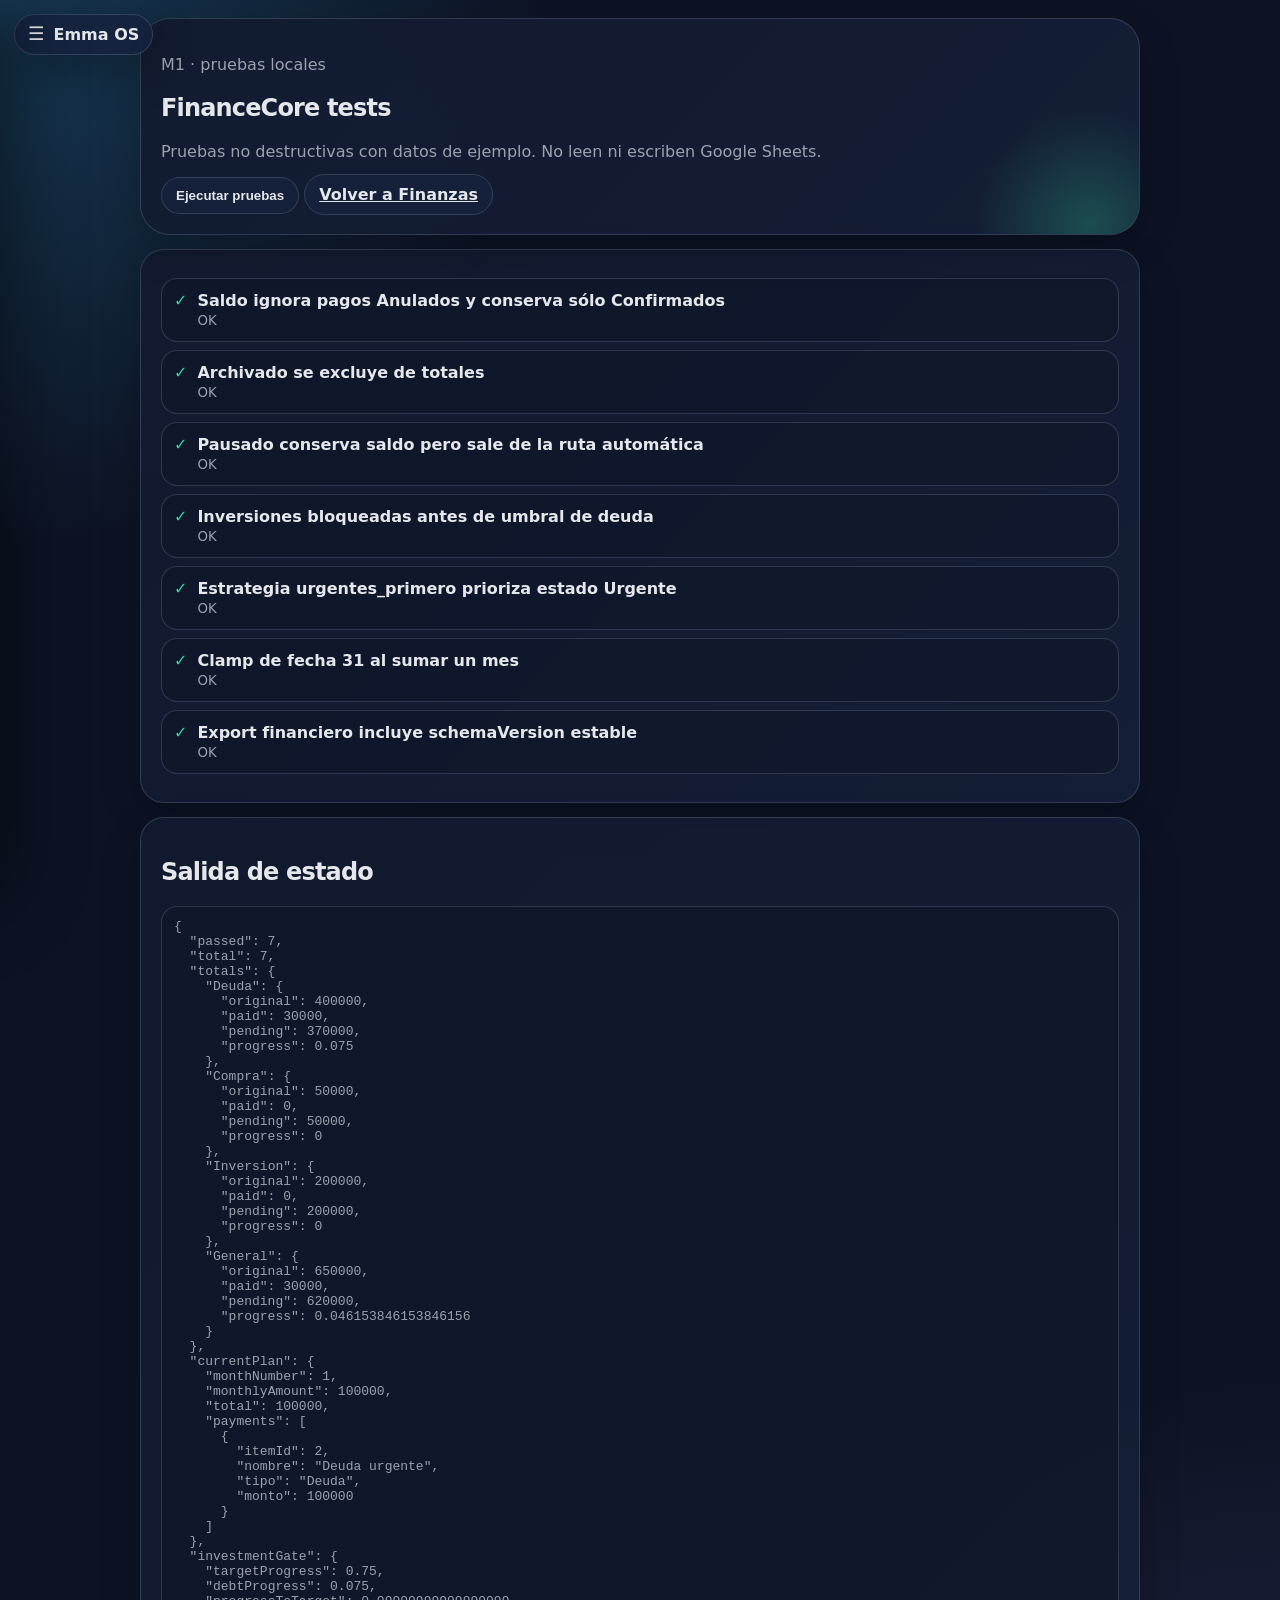
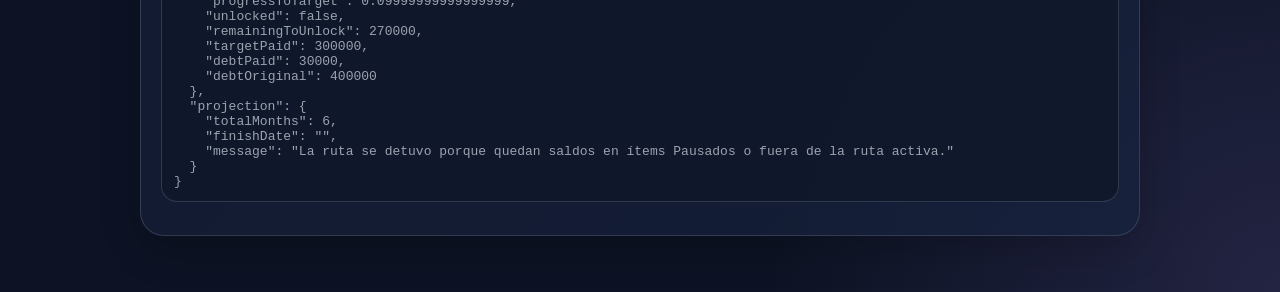
<file: apps/finanzas/tests/finance-core-tests.html>
<!doctype html>
<!-- Emma OS v1.8.0 · FinanceCore tests M1 · 2026-09-03 · OpenAI/ChatGPT -->
<html lang="es">
<head>
  <meta charset="utf-8" />
  <meta name="viewport" content="width=device-width, initial-scale=1" />
  <title>Emma OS · FinanceCore tests M1</title>
  <link rel="stylesheet" href="../../../emma-theme.css">
  <style>
    body{margin:0;font-family:Inter,ui-sans-serif,system-ui,-apple-system,BlinkMacSystemFont,"Segoe UI",sans-serif;background:var(--emma-bg);color:var(--emma-text)}
    .wrap{width:min(100% - 28px,1000px);margin:0 auto;padding:28px 0 42px}.hero,.panel{border:1px solid var(--emma-line);border-radius:24px;background:linear-gradient(135deg,rgba(18,26,47,.96),rgba(23,34,61,.78));padding:20px;margin-bottom:14px}.btn{border:1px solid var(--emma-line);border-radius:999px;padding:10px 14px;background:linear-gradient(135deg,var(--emma-cyan),var(--emma-green));font-weight:900;color:#06111f;cursor:pointer}.test{display:flex;gap:10px;align-items:flex-start;border:1px solid var(--emma-line);border-radius:16px;background:rgba(15,23,42,.68);padding:12px;margin:8px 0}.ok{color:var(--emma-green)}.fail{color:var(--emma-rose)}code{color:#c4b5fd}pre{white-space:pre-wrap;overflow:auto;background:rgba(15,23,42,.8);border:1px solid var(--emma-line);border-radius:16px;padding:12px;color:var(--emma-muted)}
  </style>
  <script src="../../../emma-shell.js" data-base="../../../" data-current="finanzas" data-version="v1.8.0" defer></script>
</head>
<body class="emma-module emma-module-finanzas">
  <main class="wrap">
    <section class="hero">
      <p class="eyebrow">M1 · pruebas locales</p>
      <h1>FinanceCore tests</h1>
      <p class="subtitle">Pruebas no destructivas con datos de ejemplo. No leen ni escriben Google Sheets.</p>
      <button class="btn" id="run">Ejecutar pruebas</button>
      <a class="btn" href="../">Volver a Finanzas</a>
    </section>
    <section class="panel"><div id="results">Pulsa ejecutar pruebas.</div></section>
    <section class="panel"><h2>Salida de estado</h2><pre id="dump">—</pre></section>
  </main>
  <script type="module">
    import * as Core from '../core/finance-core.js';
    import { settings, items, payments } from './finance-fixtures.js';

    const tests = [];
    function test(name, fn){ tests.push({name, fn}); }
    function assert(cond, msg){ if(!cond) throw new Error(msg || 'Assertion failed'); }

    test('Saldo ignora pagos Anulados y conserva sólo Confirmados', () => {
      const state = Core.buildAppState({settings, items, payments});
      const item = state.items.find(x => x.id === 1);
      assert(item.pagadoLog === 20000, 'pagadoLog esperado 20000');
      assert(item.saldoPendiente === 70000, 'saldo esperado 70000');
    });

    test('Archivado se excluye de totales', () => {
      const state = Core.buildAppState({settings, items, payments});
      assert(state.totals.General.original < 1600000, 'el ítem archivado no debe inflar el total');
    });

    test('Pausado conserva saldo pero sale de la ruta automática', () => {
      const hydrated = Core.hydrateItemsWithPayments(items, payments);
      const paused = hydrated.find(x => x.id === 3);
      const plan = Core.buildMonthPlan(hydrated, 500000, 1, settings);
      assert(paused.saldoPendiente === 50000, 'pausado conserva saldo');
      assert(!plan.payments.some(p => p.itemId === 3), 'pausado no recibe asignación automática');
    });

    test('Inversiones bloqueadas antes de umbral de deuda', () => {
      const state = Core.buildAppState({settings, items, payments});
      assert(state.investmentGate.unlocked === false, 'gate debe estar bloqueado');
      const validation = Core.validatePaymentBatch({fecha:'2026-01-20',payments:[{itemId:5,monto:1000}]}, state.items, settings);
      assert(validation.ok === false && validation.errors.join(' ').includes('inversiones'), 'debe rechazar pago de inversión');
    });

    test('Estrategia urgentes_primero prioriza estado Urgente', () => {
      const state = Core.buildAppState({settings:{...settings,strategy:'urgentes_primero'}, items, payments});
      assert(state.currentPlan.payments[0].itemId === 2, 'debe partir por deuda urgente');
    });

    test('Clamp de fecha 31 al sumar un mes', () => {
      assert(Core.addMonthsText('2026-01-31', 1) === '2026-02-28', '2026-01-31 + 1 mes debe ser 2026-02-28');
      assert(Core.addMonthsText('2028-01-31', 1) === '2028-02-29', 'bisiesto debe llegar a 2028-02-29');
    });

    test('Export financiero incluye schemaVersion estable', () => {
      const exp = Core.exportData({settings, items, payments, achievements:[]});
      assert(exp.module === 'control-financiero', 'módulo inválido');
      assert(exp.schemaVersion === 'finance-schema-v1', 'schema inválido');
    });

    function run(){
      const resultBox = document.getElementById('results');
      resultBox.innerHTML = '';
      let passed = 0;
      for(const t of tests){
        const row = document.createElement('div'); row.className = 'test';
        try{ t.fn(); passed++; row.innerHTML = `<b class="ok">✓</b><span><strong>${t.name}</strong><br><small>OK</small></span>`; }
        catch(err){ row.innerHTML = `<b class="fail">✕</b><span><strong>${t.name}</strong><br><small>${err.message}</small></span>`; }
        resultBox.appendChild(row);
      }
      const state = Core.buildAppState({settings, items, payments});
      document.getElementById('dump').textContent = JSON.stringify({passed,total:tests.length,totals:state.totals,currentPlan:state.currentPlan,investmentGate:state.investmentGate,projection: { totalMonths: state.projection.totalMonths, finishDate: state.projection.finishDate, message: state.projection.message }}, null, 2);
    }
    document.getElementById('run').addEventListener('click', run);
    run();
  </script>
</body>
</html>
</file>
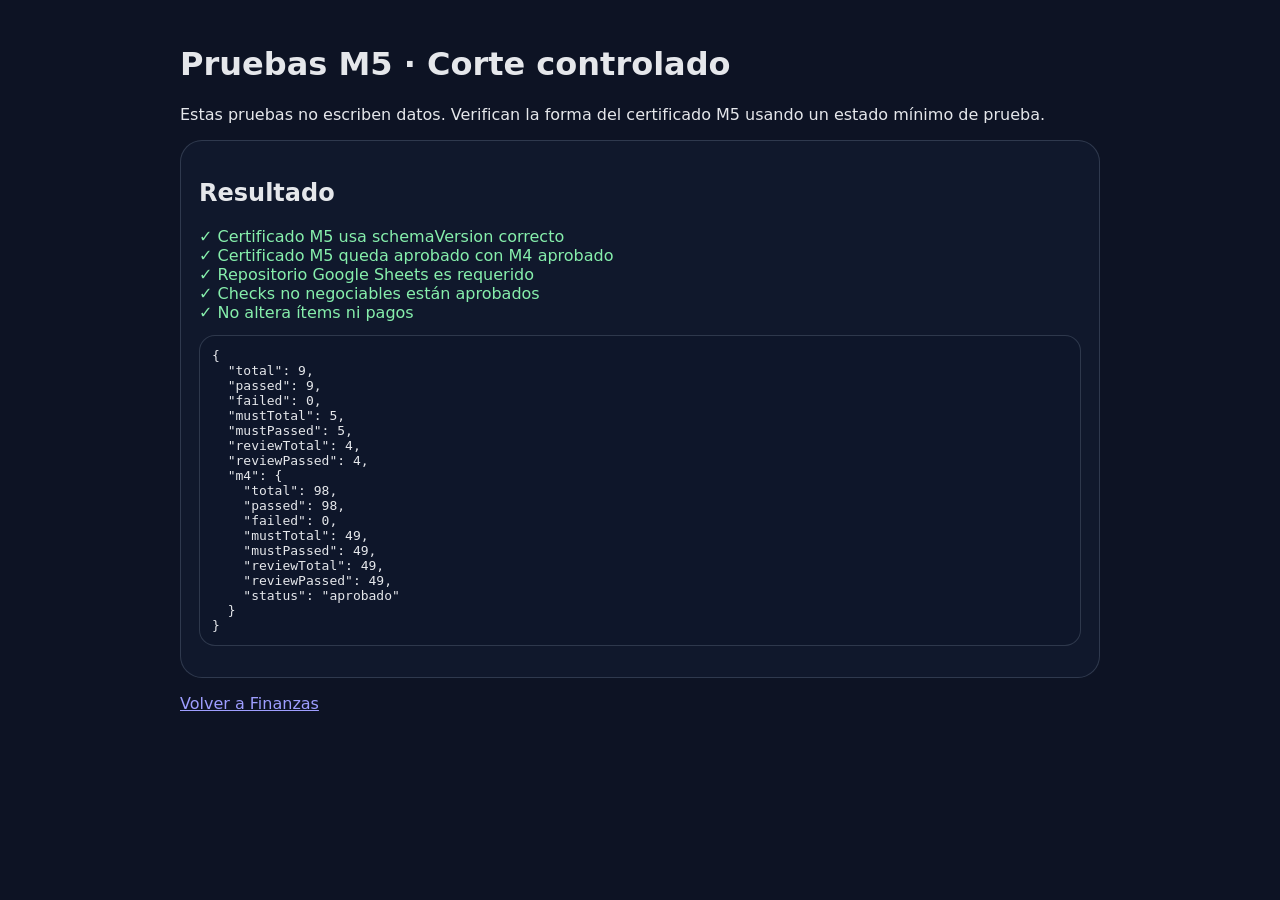
<file: apps/finanzas/tests/finance-cutover-tests.html>
<!doctype html>
<html lang="es">
<head>
<meta charset="utf-8"><meta name="viewport" content="width=device-width,initial-scale=1">
<title>Emma OS · Pruebas M5 Finanzas</title>
<link rel="stylesheet" href="../../../emma-theme.css">
<style>
body{margin:0;background:var(--emma-bg);color:var(--emma-text);font-family:system-ui;padding:24px}.wrap{max-width:920px;margin:auto}.card{border:1px solid var(--emma-line);border-radius:22px;background:rgba(18,26,47,.82);padding:18px;margin:12px 0}.ok{color:#86efac}.err{color:#fecaca}pre{white-space:pre-wrap;background:rgba(15,23,42,.72);border:1px solid var(--emma-line);border-radius:16px;padding:12px}
</style>
</head>
<body>
<div class="wrap">
<h1>Pruebas M5 · Corte controlado</h1>
<p>Estas pruebas no escriben datos. Verifican la forma del certificado M5 usando un estado mínimo de prueba.</p>
<div id="out" class="card">Ejecutando…</div>
<p><a href="../">Volver a Finanzas</a></p>
</div>
<script type="module">
import { createMemoryFinanceService } from '../service/finance-service.js';
import { settings, items, payments } from './finance-fixtures.js';
import { buildParityReport } from '../ui/finance-parity-ui.js';
import { buildCutoverReport } from '../ui/finance-cutover-ui.js';

const out = document.getElementById('out');
const results = [];
function test(label, fn){ try{ const ok = !!fn(); results.push({label, ok}); }catch(e){ results.push({label, ok:false, error:e.message}); } }

const service = createMemoryFinanceService({ settings, items, payments });
const normalized = await service.getAppState();
normalized.repository = { kind:'google-sheets-apps-script', version:'test', readOnly:true, schemaVersion:'finance-schema-v1' };
const m4 = buildParityReport(normalized);
const m5 = buildCutoverReport(normalized, m4);

test('Certificado M5 usa schemaVersion correcto', () => m5.schemaVersion === 'finance-cutover-report-v1');
test('Certificado M5 queda aprobado con M4 aprobado', () => m5.status === 'aprobado');
test('Repositorio Google Sheets es requerido', () => m5.checks.find(x=>x.id==='repository-google-sheets').ok);
test('Checks no negociables están aprobados', () => m5.summary.mustPassed === m5.summary.mustTotal);
test('No altera ítems ni pagos', () => normalized.coreState.items.length === items.length && normalized.coreState.payments.length === payments.length);

out.innerHTML = '<h2>Resultado</h2>' + results.map(r => `<div class="${r.ok?'ok':'err'}">${r.ok?'✓':'✗'} ${r.label}${r.error ? ': '+r.error : ''}</div>`).join('') + '<pre>'+JSON.stringify(m5.summary,null,2)+'</pre>';
</script>
</body>
</html>
</file>
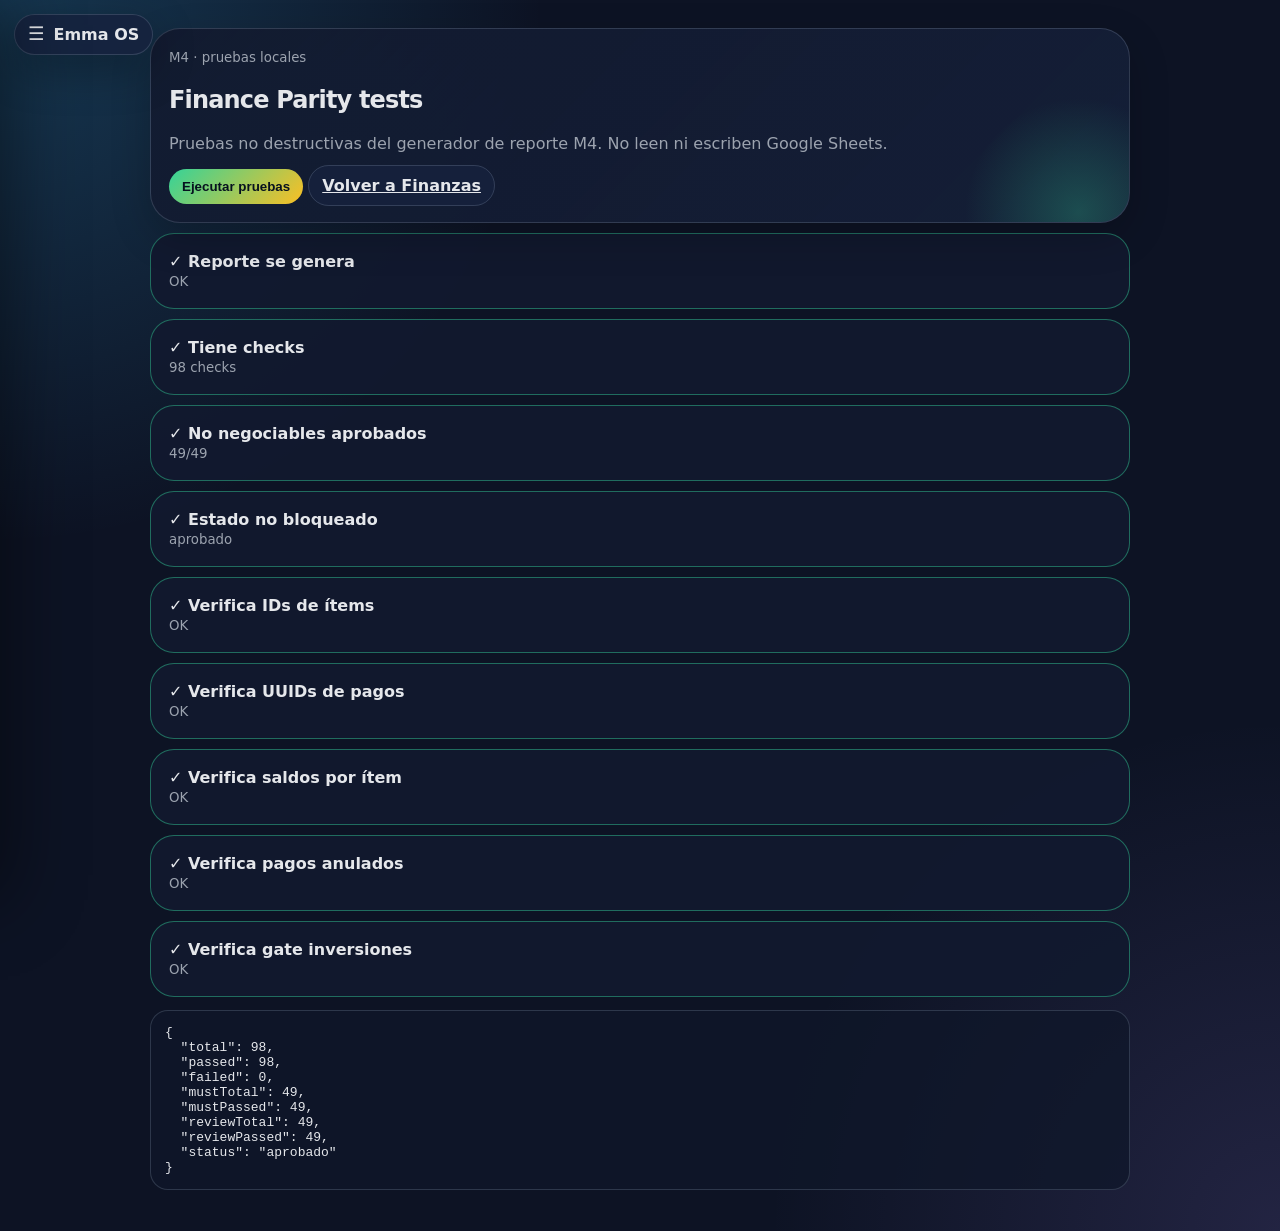
<file: apps/finanzas/tests/finance-parity-tests.html>
<!doctype html>
<!-- Emma OS v1.8.0 · Finanzas M4 paridad · pruebas locales no destructivas -->
<html lang="es">
<head>
<meta charset="utf-8"><meta name="viewport" content="width=device-width,initial-scale=1">
<title>Finance M4 parity tests</title>
<link rel="stylesheet" href="../../../emma-theme.css">
<style>
body{margin:0;min-height:100vh;font-family:Inter,ui-sans-serif,system-ui;background:var(--emma-bg);color:var(--emma-text)}.wrap{width:min(100% - 28px,980px);margin:0 auto;padding:28px 0}.hero,.row{border:1px solid var(--emma-line);border-radius:24px;background:rgba(18,26,47,.92);padding:18px;margin:10px 0}.btn{border:1px solid var(--emma-line);background:rgba(23,34,61,.78);color:var(--emma-text);border-radius:999px;padding:10px 13px;font-weight:900;cursor:pointer}.primary{background:linear-gradient(135deg,var(--emma-yellow),var(--emma-green));color:#06111f;border:0}.ok{border-color:rgba(52,211,153,.45)}.err{border-color:rgba(248,113,113,.55)}small,p{color:var(--emma-muted)}pre{white-space:pre-wrap;overflow:auto;background:rgba(15,23,42,.75);border:1px solid var(--emma-line);border-radius:18px;padding:14px}
</style>
<script src="../../../emma-shell.js" data-base="../../../" data-current="finanzas" data-version="v1.8.0" defer></script>
</head>
<body class="emma-module emma-module-finanzas"><main class="wrap">
<section class="hero"><small>M4 · pruebas locales</small><h1>Finance Parity tests</h1><p>Pruebas no destructivas del generador de reporte M4. No leen ni escriben Google Sheets.</p><button class="btn primary" id="run">Ejecutar pruebas</button> <a class="btn" href="../">Volver a Finanzas</a></section>
<section id="out"></section><pre id="dump">—</pre>
</main>
<script type="module">
import { createMemoryFinanceService } from '../service/finance-service.js';
import { settings, items, payments } from './finance-fixtures.js';
import { buildParityReport } from '../ui/finance-parity-ui.js';
const out=document.getElementById('out'), dump=document.getElementById('dump');
function row(name, ok, detail=''){ return `<div class="row ${ok?'ok':'err'}"><strong>${ok?'✓':'✕'} ${name}</strong><br><small>${detail || (ok?'OK':'FALLÓ')}</small></div>`; }
async function run(){
  const service=createMemoryFinanceService({settings,items,payments});
  const normalized=await service.getAppState();
  // En repositorio de memoria, sourceState y coreState provienen del mismo núcleo; debería aprobar checks no negociables.
  const report=buildParityReport(normalized);
  const tests=[];
  tests.push(['Reporte se genera', report && report.schemaVersion==='finance-parity-report-v1']);
  tests.push(['Tiene checks', report.checks.length>10, `${report.checks.length} checks`]);
  tests.push(['No negociables aprobados', report.summary.mustPassed===report.summary.mustTotal, `${report.summary.mustPassed}/${report.summary.mustTotal}`]);
  tests.push(['Estado no bloqueado', report.summary.status!=='bloqueado', report.summary.status]);
  tests.push(['Verifica IDs de ítems', report.checks.some(c=>c.id==='no-duplicate-item-ids' && c.ok)]);
  tests.push(['Verifica UUIDs de pagos', report.checks.some(c=>c.id==='no-duplicate-payment-ids' && c.ok)]);
  tests.push(['Verifica saldos por ítem', report.checks.some(c=>String(c.id).includes('-balance') && c.ok)]);
  tests.push(['Verifica pagos anulados', report.checks.some(c=>c.id==='voided-preserved' && c.ok)]);
  tests.push(['Verifica gate inversiones', report.checks.some(c=>c.id==='gate-unlocked' && c.ok)]);
  out.innerHTML=tests.map(t=>row(t[0], !!t[1], t[2]||'')).join('');
  dump.textContent=JSON.stringify(report.summary,null,2);
}
document.getElementById('run').addEventListener('click', run);run();
</script></body></html>
</file>
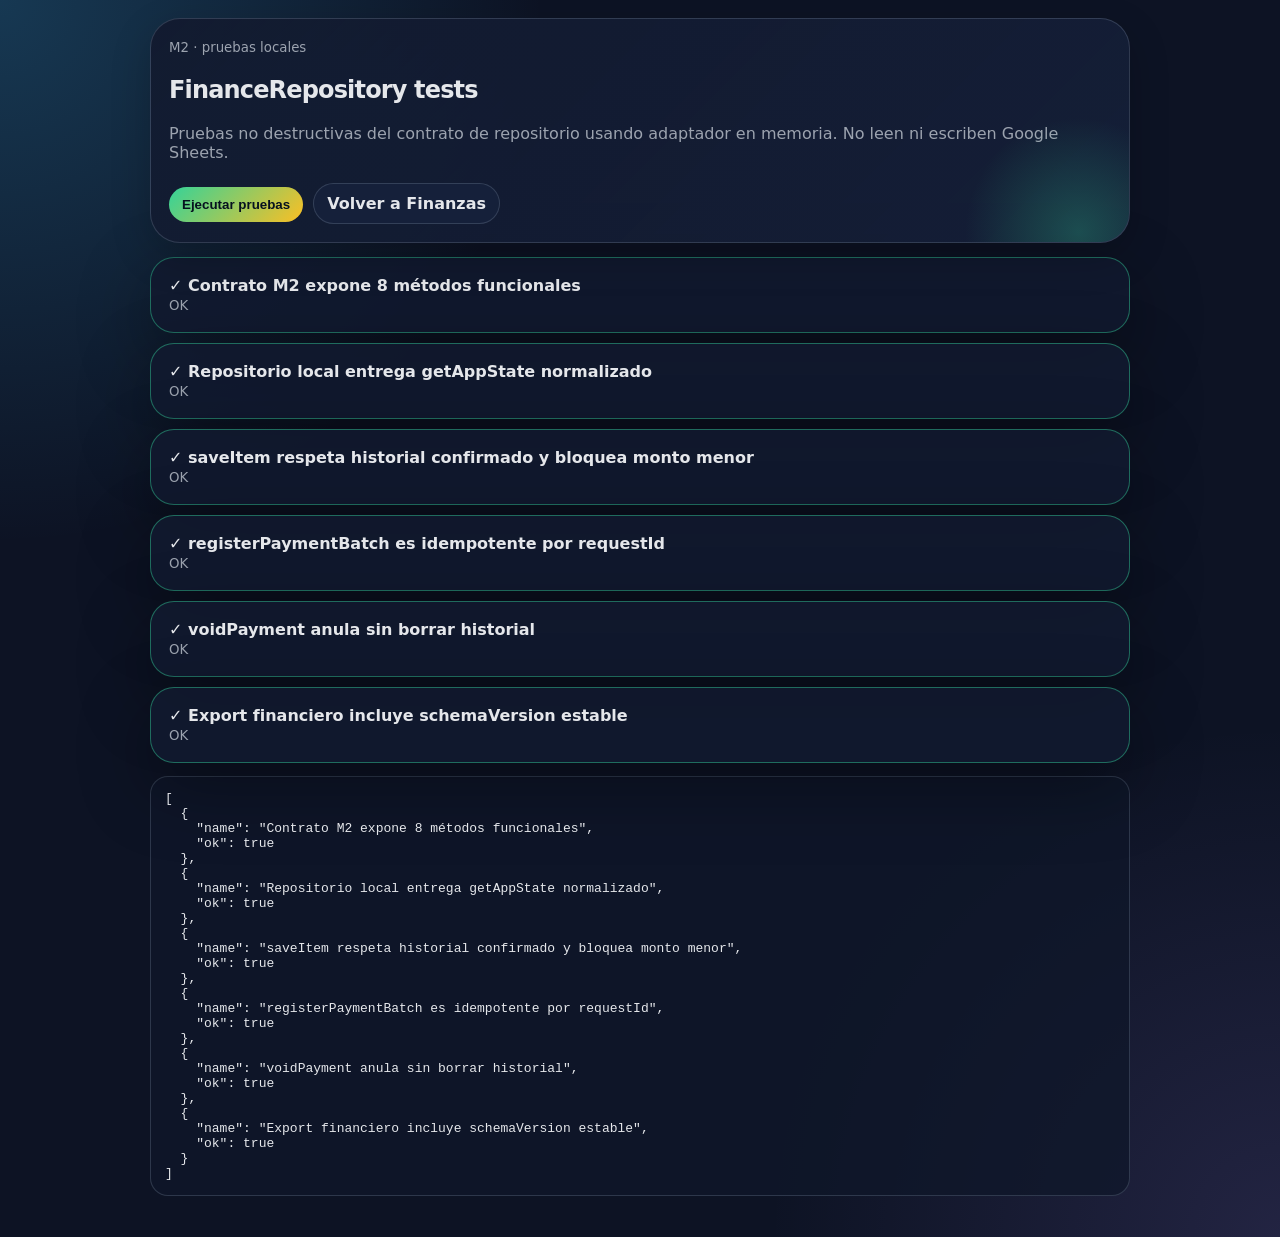
<file: apps/finanzas/tests/finance-repository-tests.html>
<!doctype html>
<!-- Emma OS v1.8.0 · Finanzas M2 tests · 2026-09-03 · OpenAI/ChatGPT -->
<html lang="es">
<head>
  <meta charset="utf-8"><meta name="viewport" content="width=device-width, initial-scale=1">
  <title>Emma OS · Finanzas M2 tests</title>
  <link rel="stylesheet" href="../../../emma-theme.css">
  <style>
    body{margin:0;min-height:100vh;background:var(--emma-bg);color:var(--emma-text);font-family:Inter,system-ui,sans-serif}.wrap{width:min(100% - 28px,980px);margin:auto;padding:28px 0}.hero,.row{border:1px solid var(--emma-line);border-radius:24px;background:rgba(18,26,47,.88);padding:18px;box-shadow:var(--emma-shadow)}.list{display:grid;gap:10px;margin-top:14px}.ok{border-color:rgba(52,211,153,.45)}.err{border-color:rgba(248,113,113,.48)}button,a{display:inline-flex;margin:5px 5px 0 0;border:1px solid var(--emma-line);border-radius:999px;padding:10px 13px;background:rgba(23,34,61,.8);color:var(--emma-text);font-weight:900;text-decoration:none;cursor:pointer}.primary{background:linear-gradient(135deg,var(--emma-cyan),var(--emma-green));color:#06111f;border:0}small{color:var(--emma-muted)}pre{white-space:pre-wrap;background:rgba(15,23,42,.75);padding:14px;border-radius:18px;border:1px solid var(--emma-line)}
  </style>
</head>
<body class="emma-module emma-module-finanzas">
  <main class="wrap">
    <section class="hero">
      <small>M2 · pruebas locales</small>
      <h1>FinanceRepository tests</h1>
      <p>Pruebas no destructivas del contrato de repositorio usando adaptador en memoria. No leen ni escriben Google Sheets.</p>
      <button class="primary" id="run" type="button">Ejecutar pruebas</button>
      <a href="../">Volver a Finanzas</a>
    </section>
    <section class="list" id="results"></section>
    <pre id="dump">—</pre>
  </main>
  <script type="module">
    import { createMemoryFinanceService } from '../service/finance-service.js';
    import { validateRepositoryContract, MemoryFinanceRepository } from '../repository/finance-repository.js';
    import { settings, items, payments } from './finance-fixtures.js';

    const $ = id => document.getElementById(id);
    const tests = [];
    function test(name, fn){ tests.push({ name, fn }); }
    function assert(cond, msg='Assert falló'){ if(!cond) throw new Error(msg); }

    test('Contrato M2 expone 8 métodos funcionales', async () => {
      const repo = new MemoryFinanceRepository({ settings, items, payments });
      const result = validateRepositoryContract(repo);
      assert(result.ok, 'Faltan métodos: ' + result.missing.join(', '));
    });

    test('Repositorio local entrega getAppState normalizado', async () => {
      const service = createMemoryFinanceService({ settings, items, payments });
      const state = await service.getAppState();
      assert(state.ok, 'Estado no OK');
      assert(state.coreState.items.length === items.length, 'No conserva cantidad de ítems');
      assert(state.coreState.totals.General.pending >= 0, 'Saldo general inválido');
    });

    test('saveItem respeta historial confirmado y bloquea monto menor', async () => {
      const service = createMemoryFinanceService({ settings, items, payments });
      let failed = false;
      try {
        await service.repository.saveItem({ id: 1, nombre: 'Fondo iglesia para eventos', tipo: 'Deuda', montoTotal: 1, pagadoPrevio: 0, prioridad: 1, estado: 'Activo', notas: '' });
      } catch (_error) { failed = true; }
      assert(failed, 'Debió bloquear edición con monto bajo historial confirmado');
    });

    test('registerPaymentBatch es idempotente por requestId', async () => {
      const repo = new MemoryFinanceRepository({ settings, items, payments: [] });
      const payload = { requestId: 'm2-test-001', fecha: '2026-09-03', payments: [{ itemId: 1, monto: 1000, mesPlan: 1, nota: 'test' }] };
      const first = await repo.registerPaymentBatch(payload);
      const second = await repo.registerPaymentBatch(payload);
      assert(first.payments.length === 1, 'Primer pago no se registró');
      assert(second.payments.length === 1, 'Duplicó pago con mismo requestId');
      assert(second.duplicateRequestIgnored === true, 'No reportó request duplicado');
    });

    test('voidPayment anula sin borrar historial', async () => {
      const repo = new MemoryFinanceRepository({ settings, items, payments: [] });
      const state = await repo.registerPaymentBatch({ requestId: 'm2-test-002', fecha: '2026-09-03', payments: [{ itemId: 1, monto: 1000, mesPlan: 1, nota: 'test' }] });
      const pagoId = state.payments[0].pagoId;
      const after = await repo.voidPayment(pagoId);
      assert(after.payments.length === 1, 'Borró el pago');
      assert(after.payments[0].estado === 'Anulado', 'No cambió a Anulado');
    });

    test('Export financiero incluye schemaVersion estable', async () => {
      const repo = new MemoryFinanceRepository({ settings, items, payments });
      const payload = await repo.exportData();
      assert(payload.module === 'control-financiero', 'Módulo incorrecto');
      assert(payload.schemaVersion === 'finance-schema-v1', 'schemaVersion incorrecto');
    });

    async function run(){
      $('results').innerHTML = '';
      const summary = [];
      for(const t of tests){
        const row = document.createElement('div'); row.className = 'row'; row.innerHTML = `<strong>… ${t.name}</strong><br><small>Ejecutando</small>`; $('results').appendChild(row);
        try { await t.fn(); row.classList.add('ok'); row.innerHTML = `<strong>✓ ${t.name}</strong><br><small>OK</small>`; summary.push({ name:t.name, ok:true }); }
        catch(error){ row.classList.add('err'); row.innerHTML = `<strong>✗ ${t.name}</strong><br><small>${error.message}</small>`; summary.push({ name:t.name, ok:false, error:error.message }); }
      }
      $('dump').textContent = JSON.stringify(summary, null, 2);
    }
    $('run').addEventListener('click', run);
    run();
  </script>
</body>
</html>
</file>
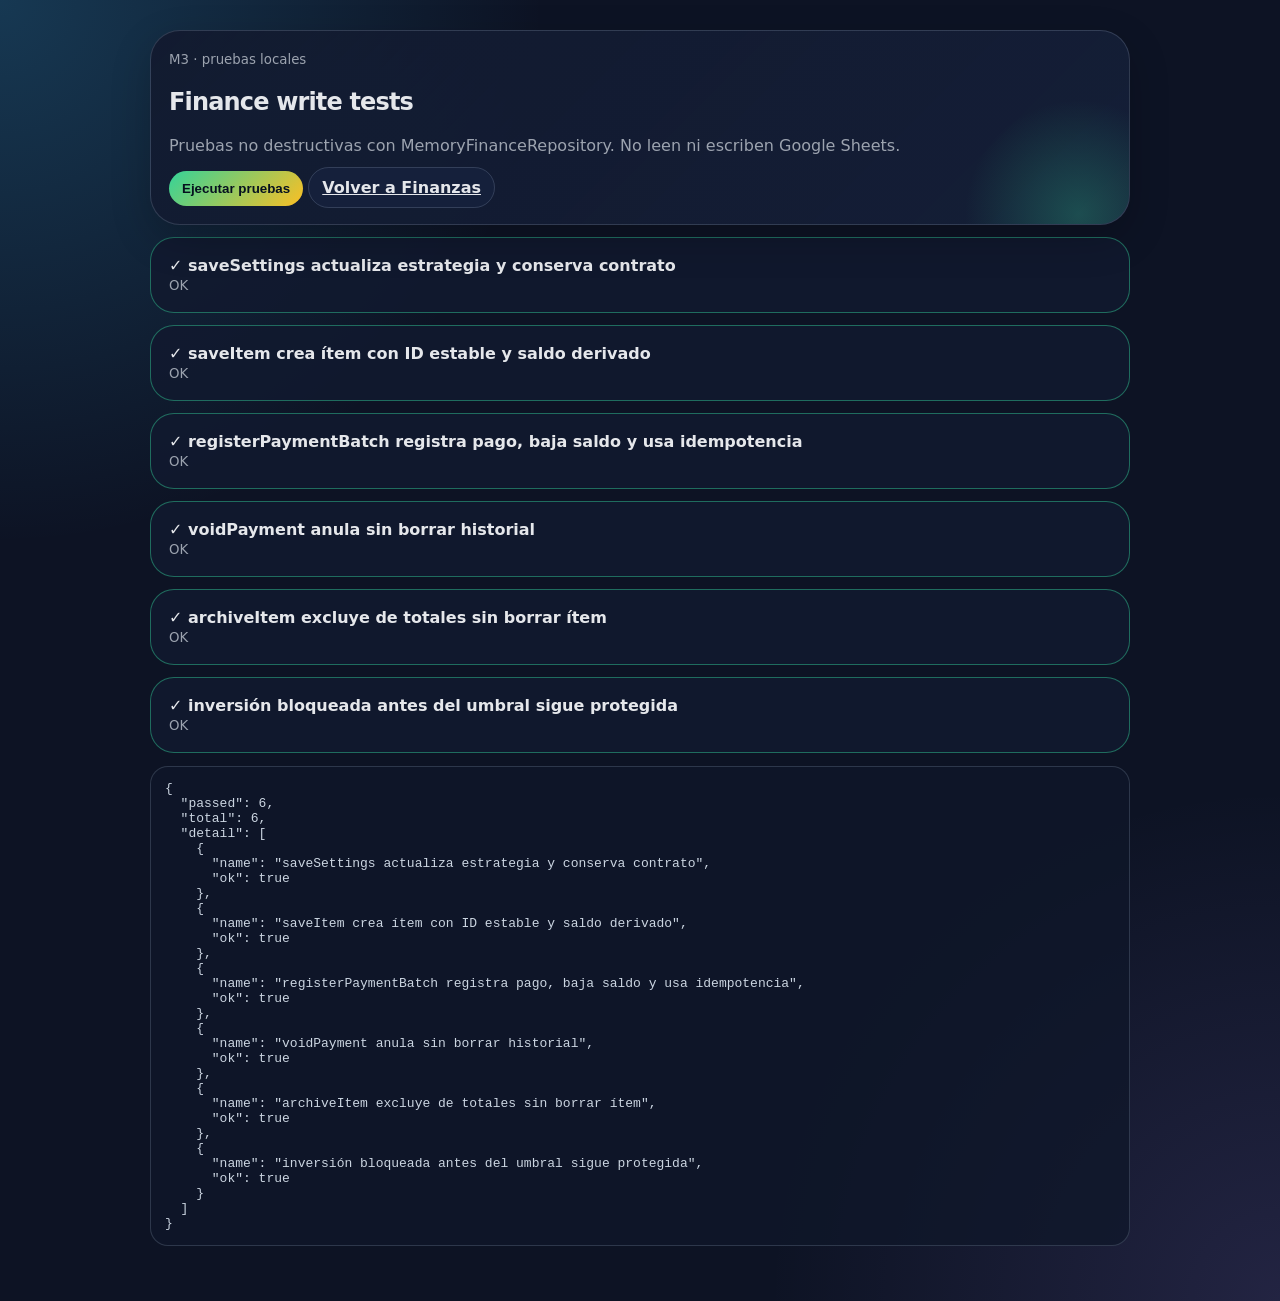
<file: apps/finanzas/tests/finance-write-tests.html>
<!doctype html>
<!-- Emma OS v1.8.0 · Finanzas M3 escritura controlada · pruebas locales no destructivas -->
<html lang="es">
<head>
  <meta charset="utf-8">
  <meta name="viewport" content="width=device-width, initial-scale=1">
  <title>Emma OS · Finanzas M3 tests</title>
  <link rel="stylesheet" href="../../../emma-theme.css">
  <style>
    body{margin:0;background:var(--emma-bg);color:var(--emma-text);font-family:Inter,ui-sans-serif,system-ui,-apple-system,BlinkMacSystemFont,"Segoe UI",sans-serif}.wrap{width:min(100% - 28px,980px);margin:0 auto;padding:24px 0 42px}.hero,.row{border:1px solid var(--emma-line);border-radius:24px;background:rgba(18,26,47,.88);padding:18px;margin:12px 0}.btn{border:1px solid var(--emma-line);background:rgba(23,34,61,.78);color:var(--emma-text);border-radius:999px;padding:10px 13px;font-weight:900;cursor:pointer}.btn.primary{background:linear-gradient(135deg,var(--emma-yellow),var(--emma-green));color:#06111f;border:0}.ok{border-color:rgba(52,211,153,.45)}.err{border-color:rgba(248,113,113,.55)}small{color:var(--emma-muted)}pre{white-space:pre-wrap;overflow:auto;background:rgba(15,23,42,.75);border:1px solid var(--emma-line);border-radius:18px;padding:14px;color:#cbd5e1}
  </style>
</head>
<body class="emma-module emma-module-finanzas">
  <main class="wrap">
    <section class="hero">
      <small>M3 · pruebas locales</small>
      <h1>Finance write tests</h1>
      <p>Pruebas no destructivas con MemoryFinanceRepository. No leen ni escriben Google Sheets.</p>
      <button class="btn primary" id="run">Ejecutar pruebas</button>
      <a class="btn" href="../">Volver a Finanzas</a>
    </section>
    <section id="results"></section>
    <pre id="dump">—</pre>
  </main>
  <script type="module">
    import { createMemoryFinanceService } from '../service/finance-service.js';
    import { settings, items, payments } from './finance-fixtures.js';

    const $ = id => document.getElementById(id);
    const results = $('results');
    const tests = [];
    function test(name, fn){ tests.push({name, fn}); }
    function assert(condition, message){ if(!condition) throw new Error(message || 'Assert falló'); }
    function hasAnulado(state, pagoId){ return state.coreState.payments.some(p => p.pagoId === pagoId && p.estado === 'Anulado'); }

    test('saveSettings actualiza estrategia y conserva contrato', async () => {
      const service = createMemoryFinanceService({ settings, items, payments });
      const next = await service.saveSettings({ ...settings, strategy: 'urgentes_primero', monthlyCurrent: 70000 });
      assert(next.coreState.settings.strategy === 'urgentes_primero', 'Estrategia no actualizada');
      assert(Number(next.coreState.settings.monthlyCurrent) === 70000, 'Aporte base no actualizado');
    });

    test('saveItem crea ítem con ID estable y saldo derivado', async () => {
      const service = createMemoryFinanceService({ settings, items, payments });
      const before = await service.getAppState();
      const next = await service.saveItem({ nombre:'Compra test M3', tipo:'Compra', montoTotal:25000, pagadoPrevio:5000, prioridad:30, estado:'Activo', notas:'test local' });
      assert(next.coreState.items.length === before.coreState.items.length + 1, 'No agregó ítem');
      const item = next.coreState.items.find(i => i.nombre === 'Compra test M3');
      assert(item && item.id > 0, 'Ítem sin ID');
      assert(item.saldoPendiente === 20000, 'Saldo derivado incorrecto');
    });

    test('registerPaymentBatch registra pago, baja saldo y usa idempotencia', async () => {
      const service = createMemoryFinanceService({ settings, items, payments });
      const before = await service.getAppState();
      const target = before.coreState.items.find(i => i.estado !== 'Archivado' && i.estado !== 'Pagado' && i.tipo !== 'Inversión' && i.saldoPendiente > 1000);
      const payload = { fecha:'2026-09-04', requestId:'m3-test-idempotente', payments:[{ itemId: target.id, monto:1000, mesPlan:1, nota:'test' }] };
      const first = await service.registerPaymentBatch(payload);
      const second = await service.registerPaymentBatch(payload);
      assert(first.coreState.payments.length === before.coreState.payments.length + 1, 'No registró pago');
      assert(second.duplicateRequestIgnored === true, 'No marcó request duplicado');
      assert(second.coreState.payments.length === first.coreState.payments.length, 'Duplicó pago');
    });

    test('voidPayment anula sin borrar historial', async () => {
      const service = createMemoryFinanceService({ settings, items, payments });
      const paid = await service.registerPaymentBatch({ fecha:'2026-09-04', requestId:'m3-test-void', payments:[{ itemId:1, monto:1000, mesPlan:1, nota:'test void' }] });
      const pagoId = paid.coreState.payments[paid.coreState.payments.length - 1].pagoId;
      const voided = await service.voidPayment(pagoId);
      assert(hasAnulado(voided, pagoId), 'Pago no quedó Anulado');
      assert(voided.coreState.payments.length === paid.coreState.payments.length, 'Se borró historial');
    });

    test('archiveItem excluye de totales sin borrar ítem', async () => {
      const service = createMemoryFinanceService({ settings, items, payments });
      const before = await service.getAppState();
      const target = before.coreState.items.find(i => i.estado !== 'Archivado' && i.saldoPendiente > 0);
      const archived = await service.archiveItem(target.id);
      const item = archived.coreState.items.find(i => i.id === target.id);
      assert(item.estado === 'Archivado', 'Ítem no archivado');
      assert(archived.coreState.items.length === before.coreState.items.length, 'Ítem fue eliminado');
    });

    test('inversión bloqueada antes del umbral sigue protegida', async () => {
      const service = createMemoryFinanceService({ settings, items, payments });
      const state = await service.getAppState();
      const inv = state.coreState.items.find(i => i.tipo === 'Inversión' && i.saldoPendiente > 0);
      let failed = false;
      try { await service.registerPaymentBatch({ fecha:'2026-09-04', requestId:'m3-test-inv-block', payments:[{ itemId: inv.id, monto:1000, mesPlan:1 }] }); }
      catch(error) { failed = /inversiones/i.test(error.message); }
      assert(failed, 'Gate de inversiones no bloqueó el pago');
    });

    async function run(){
      results.innerHTML = '';
      const detail = [];
      for(const t of tests){
        const row = document.createElement('article'); row.className = 'row';
        try { await t.fn(); row.classList.add('ok'); row.innerHTML = `<strong>✓ ${t.name}</strong><br><small>OK</small>`; detail.push({name:t.name, ok:true}); }
        catch(error){ row.classList.add('err'); row.innerHTML = `<strong>✗ ${t.name}</strong><br><small>${error.message}</small>`; detail.push({name:t.name, ok:false, error:error.message}); }
        results.appendChild(row);
      }
      $('dump').textContent = JSON.stringify({ passed: detail.filter(x=>x.ok).length, total: detail.length, detail }, null, 2);
    }
    $('run').addEventListener('click', run);
    run();
  </script>
</body>
</html>
</file>
<file: emma-theme.css>
/* Emma OS v1.8.4 · 2026-09-05 · OpenAI/ChatGPT · acentos globales + Despensa. */
/* Emma OS v1.5.3 — estándar visual global + navegación lateral */
:root{
  color-scheme: dark;
  --emma-bg:#0d1324;
  --emma-bg-2:#111827;
  --emma-panel:#121a2f;
  --emma-panel-2:#17223d;
  --emma-card:#0f172a;
  --emma-text:#e5e7eb;
  --emma-muted:#9ca3af;
  --emma-line:rgba(148,163,184,.24);
  --emma-cyan:#38bdf8;
  --emma-green:#34d399;
  --emma-yellow:#fbbf24;
  --emma-violet:#a78bfa;
  --emma-rose:#fb7185;
  --emma-shadow:0 24px 70px rgba(0,0,0,.36);
  --emma-radius:22px;
}
*{box-sizing:border-box}
body.emma-home,
body.emma-module{
  --bg:var(--emma-bg);
  --panel:var(--emma-panel);
  --panel2:var(--emma-panel-2);
  --panel-2:var(--emma-panel-2);
  --card:var(--emma-card);
  --text:var(--emma-text);
  --muted:var(--emma-muted);
  --line:var(--emma-line);
  --accent:var(--emma-cyan);
  --accent2:var(--emma-green);
  --good:var(--emma-green);
  --warn:var(--emma-yellow);
  --danger:var(--emma-rose);
  --rose:var(--emma-rose);
  --violet:var(--emma-violet);
  --soft:rgba(56,189,248,.10);
  --shadow:var(--emma-shadow);
  --radius:var(--emma-radius);
  background:
    radial-gradient(circle at top left,rgba(56,189,248,.22),transparent 34rem),
    radial-gradient(circle at bottom right,rgba(167,139,250,.14),transparent 32rem),
    var(--emma-bg)!important;
  color:var(--emma-text)!important;
}
body.emma-module-pendientes{--module-accent:var(--emma-cyan);--module-accent-2:var(--emma-green);--accent:var(--emma-cyan);--accent2:var(--emma-green)}
body.emma-module-arrowverse{--module-accent:var(--emma-violet);--module-accent-2:var(--emma-cyan);--accent:var(--emma-violet);--accent2:var(--emma-cyan)}
body.emma-module-rutina{--module-accent:var(--emma-green);--module-accent-2:var(--emma-yellow);--accent:var(--emma-green);--accent2:var(--emma-yellow)}
body.emma-module-oportunidad{--module-accent:var(--emma-rose);--module-accent-2:var(--emma-yellow);--accent:var(--emma-rose);--accent2:var(--emma-yellow)}
body.emma-module-finanzas{--module-accent:var(--emma-green);--module-accent-2:var(--emma-yellow);--accent:var(--emma-green);--accent2:var(--emma-yellow)}
body.emma-module-despensa{--module-accent:var(--emma-green);--module-accent-2:var(--emma-cyan);--accent:var(--emma-green);--accent2:var(--emma-cyan)}
body.emma-module-respaldo{--module-accent:var(--emma-yellow);--module-accent-2:var(--emma-cyan);--accent:var(--emma-yellow);--accent2:var(--emma-cyan)}

body.emma-home .emma-system-bar{margin:0 auto 16px;width:min(100% - 28px,1180px)}
.emma-system-bar{
  position:sticky;
  top:10px;
  z-index:999;
  display:flex;
  align-items:center;
  justify-content:space-between;
  gap:14px;
  width:min(100% - 28px,1180px);
  margin:12px auto 0;
  padding:10px;
  border:1px solid var(--emma-line);
  border-radius:22px;
  background:rgba(15,23,42,.82);
  box-shadow:0 18px 45px rgba(0,0,0,.28);
  backdrop-filter:blur(14px);
}
.emma-system-brand{
  display:flex;
  align-items:center;
  gap:10px;
  text-decoration:none;
  color:var(--emma-text)!important;
  min-width:max-content;
}
.emma-mark{
  width:38px;
  height:38px;
  border-radius:14px;
  display:grid;
  place-items:center;
  background:linear-gradient(135deg,var(--module-accent,var(--emma-cyan)),var(--module-accent-2,var(--emma-green)));
  color:#06111f;
  font-weight:950;
  box-shadow:0 12px 30px rgba(56,189,248,.18);
}
.emma-system-brand b{display:block;letter-spacing:-.03em;line-height:1.1}
.emma-system-brand small{display:block;color:var(--emma-muted);font-size:.76rem;line-height:1.1;margin-top:2px}
.emma-system-nav{display:flex;gap:8px;overflow:auto;justify-content:flex-end;align-items:center;padding-bottom:1px}
.emma-system-nav a{
  white-space:nowrap;
  text-decoration:none;
  color:var(--emma-muted)!important;
  border:1px solid var(--emma-line);
  background:rgba(18,26,47,.72);
  border-radius:999px;
  padding:9px 12px;
  font-weight:850;
  font-size:.88rem;
}
.emma-system-nav a:hover,
.emma-system-nav a.active{
  color:var(--emma-text)!important;
  border-color:rgba(56,189,248,.42);
  background:linear-gradient(135deg,rgba(56,189,248,.18),rgba(167,139,250,.14));
}
.emma-module-note{
  width:min(100% - 28px,1180px);
  margin:10px auto 0;
  color:var(--emma-muted);
  font-size:.86rem;
}
body.emma-module .emmaos-back{display:none!important}
body.emma-module .topbar{display:none!important}
body.emma-module .wrap{padding-top:18px!important}

body.emma-module .hero,
body.emma-module .card,
body.emma-module .note,
body.emma-module .panel,
body.emma-module .module,
body.emma-module .item,
body.emma-module .task,
body.emma-module .stat,
body.emma-module .lock-panel{
  border-color:var(--emma-line)!important;
  box-shadow:0 14px 40px rgba(0,0,0,.20)!important;
}
body.emma-module .hero,
body.emma-module .card,
body.emma-module .note,
body.emma-module .panel{
  background:linear-gradient(135deg,rgba(18,26,47,.94),rgba(23,34,61,.76))!important;
  color:var(--emma-text)!important;
}
body.emma-module .hero{border-radius:30px!important;position:relative;overflow:hidden}
body.emma-module .hero:before{
  content:"";
  position:absolute;
  inset:auto -80px -120px auto;
  width:260px;
  height:260px;
  background:radial-gradient(circle, color-mix(in srgb, var(--module-accent,var(--emma-cyan)) 26%, transparent), transparent 62%);
  pointer-events:none;
}
body.emma-module h1,
body.emma-module h2,
body.emma-module h3{color:var(--emma-text)!important;letter-spacing:-.035em}
body.emma-module p,
body.emma-module small,
body.emma-module .muted,
body.emma-module .hint,
body.emma-module .sub,
body.emma-module .subtitle,
body.emma-module .meta,
body.emma-module .filters label,
body.emma-module .progressTop,
body.emma-module .stat span{
  color:var(--emma-muted)!important;
}
body.emma-module .tag,
body.emma-module .badge,
body.emma-module .pill{
  border-color:var(--emma-line)!important;
}
body.emma-module .badge,
body.emma-module .bar div,
body.emma-module .bar span,
body.emma-module .progress-fill{
  background:linear-gradient(90deg,var(--module-accent,var(--emma-cyan)),var(--module-accent-2,var(--emma-green)))!important;
}
body.emma-module button,
body.emma-module .btn,
body.emma-module .file-label,
body.emma-module nav a{
  border:1px solid var(--emma-line)!important;
  border-radius:999px!important;
  background:rgba(23,34,61,.82)!important;
  color:var(--emma-text)!important;
  font-weight:850!important;
}
body.emma-module button:hover,
body.emma-module .btn:hover,
body.emma-module .file-label:hover,
body.emma-module nav a:hover{filter:brightness(1.12)}
body.emma-module button.primary,
body.emma-module .btn.primary,
body.emma-module button#copyBtn,
body.emma-module .complete-one{
  background:linear-gradient(135deg,var(--module-accent,var(--emma-cyan)),var(--module-accent-2,var(--emma-green)))!important;
  color:#06111f!important;
  border:0!important;
}
body.emma-module button.danger,
body.emma-module .btn.danger{background:rgba(251,113,133,.18)!important;border-color:rgba(251,113,133,.45)!important;color:#fecdd3!important}
body.emma-module button.warn,
body.emma-module .btn.warn{background:rgba(251,191,36,.16)!important;border-color:rgba(251,191,36,.42)!important;color:#fde68a!important}
body.emma-module input,
body.emma-module select,
body.emma-module textarea{
  background:rgba(15,23,42,.72)!important;
  color:var(--emma-text)!important;
  border:1px solid var(--emma-line)!important;
  border-radius:14px!important;
  outline:none;
}
body.emma-module select option{background:#0f172a!important;color:#e5e7eb!important}
body.emma-module input:focus,
body.emma-module select:focus,
body.emma-module textarea:focus,
.emma-system-nav a:focus-visible,
.emma-system-brand:focus-visible,
body.emma-module button:focus-visible,
body.emma-module .btn:focus-visible{
  outline:2px solid color-mix(in srgb,var(--module-accent,var(--emma-cyan)) 80%, white)!important;
  outline-offset:2px!important;
}
body.emma-module input[type="checkbox"]{accent-color:var(--module-accent,var(--emma-cyan))!important}
body.emma-module a{color:inherit}
body.emma-module .grid div,
body.emma-module .module-row,
body.emma-module .step,
body.emma-module .episode,
body.emma-module .quick-card,
body.emma-module .focus-card,
body.emma-module .next-card{
  background:rgba(15,23,42,.55)!important;
  border-color:var(--emma-line)!important;
}
body.emma-module footer{color:var(--emma-muted)!important}
.emma-version-chip{
  display:inline-flex;
  align-items:center;
  gap:6px;
  border:1px solid var(--emma-line);
  border-radius:999px;
  padding:6px 9px;
  color:var(--emma-muted);
  font-weight:850;
  font-size:.8rem;
}
@media(max-width:760px){
  .emma-system-bar{position:relative;top:0;align-items:flex-start;flex-direction:column;border-radius:20px}
  .emma-system-nav{justify-content:flex-start;width:100%}
  .emma-system-nav a{font-size:.84rem;padding:8px 10px}
  body.emma-module .wrap{padding-top:12px!important}
}
@media print{.emma-system-bar,.emma-module-note{display:none!important}}


/* Emma OS v1.5.3 — navegación lateral desplegable */
.emma-system-bar{display:none!important}
.emma-module-note{margin-left:76px;margin-right:14px}
.emma-shell-toggle{position:fixed;top:14px;left:14px;z-index:1001;display:inline-flex;align-items:center;gap:9px;border:1px solid var(--emma-line);background:rgba(17,24,39,.82);backdrop-filter:blur(16px);color:var(--emma-text);border-radius:999px;padding:10px 13px;font-weight:900;box-shadow:0 14px 45px rgba(0,0,0,.30);cursor:pointer;font:inherit}
.emma-shell-toggle span{font-size:1.15rem;line-height:1}.emma-shell-toggle:hover{filter:brightness(1.12)}
.emma-shell-overlay{position:fixed;inset:0;background:rgba(2,6,23,.58);backdrop-filter:blur(3px);z-index:1002;opacity:0;pointer-events:none;transition:.18s}
.emma-shell-drawer{position:fixed;inset:0 auto 0 0;width:min(390px,calc(100vw - 30px));z-index:1003;background:linear-gradient(180deg,rgba(18,26,47,.98),rgba(10,15,29,.98));border-right:1px solid var(--emma-line);box-shadow:24px 0 70px rgba(0,0,0,.45);transform:translateX(-104%);transition:transform .22s ease;display:flex;flex-direction:column;color:var(--emma-text)}
.emma-shell-open .emma-shell-overlay{opacity:1;pointer-events:auto}.emma-shell-open .emma-shell-drawer{transform:translateX(0)}
.emma-shell-head{display:grid;grid-template-columns:48px 1fr auto;gap:12px;align-items:center;padding:18px;border-bottom:1px solid var(--emma-line)}
.emma-shell-logo{width:48px;height:48px;border-radius:17px;display:grid;place-items:center;background:linear-gradient(135deg,var(--emma-cyan),var(--emma-violet));color:#06111f;font-weight:950;font-size:1.35rem;box-shadow:0 16px 35px rgba(56,189,248,.16)}
.emma-shell-head strong{display:block;font-size:1.15rem}.emma-shell-head small,.emma-shell-item small{display:block;color:var(--emma-muted);line-height:1.35}.emma-shell-close{width:38px;height:38px;border-radius:999px;border:1px solid var(--emma-line);background:rgba(255,255,255,.06);color:var(--emma-text);font-size:1.4rem;cursor:pointer}.emma-shell-close:hover{filter:brightness(1.15)}
.emma-shell-list{padding:12px;display:grid;gap:9px;overflow:auto}.emma-shell-item{display:grid;grid-template-columns:44px 1fr;gap:11px;align-items:center;text-decoration:none;color:var(--emma-text);background:rgba(15,23,42,.55);border:1px solid var(--emma-line);border-radius:18px;padding:11px;transition:.15s}.emma-shell-item:hover{transform:translateX(2px);filter:brightness(1.1)}.emma-shell-item.active{background:linear-gradient(135deg,rgba(56,189,248,.16),rgba(167,139,250,.10));border-color:rgba(56,189,248,.42)}
.emma-shell-icon{width:44px;height:44px;border-radius:15px;display:grid;place-items:center;background:rgba(255,255,255,.08);border:1px solid var(--emma-line);font-size:1.22rem}.emma-shell-item[data-accent="amber"] .emma-shell-icon{background:rgba(251,191,36,.13);border-color:rgba(251,191,36,.35)}.emma-shell-item[data-accent="green"] .emma-shell-icon{background:rgba(52,211,153,.12);border-color:rgba(52,211,153,.34)}.emma-shell-item[data-accent="violet"] .emma-shell-icon{background:rgba(167,139,250,.12);border-color:rgba(167,139,250,.35)}
.emma-shell-foot{margin-top:auto;border-top:1px solid var(--emma-line);padding:14px 18px;display:flex;justify-content:space-between;gap:12px;color:var(--emma-muted);font-size:.82rem}
.emma-module-botiquin{--app-accent:#fbbf24;--app-accent-2:#fb7185;--app-good:#34d399;--accent:#fbbf24;--good:#34d399;--warn:#fb7185}
@media(max-width:720px){.emma-shell-toggle{top:10px;left:10px;padding:9px 11px}.emma-shell-toggle b{display:none}.emma-module-note{margin-left:58px}.emma-shell-drawer{width:min(360px,calc(100vw - 20px))}}
.emma-home .grid{grid-template-columns:repeat(auto-fit,minmax(220px,1fr))!important}
</file>
